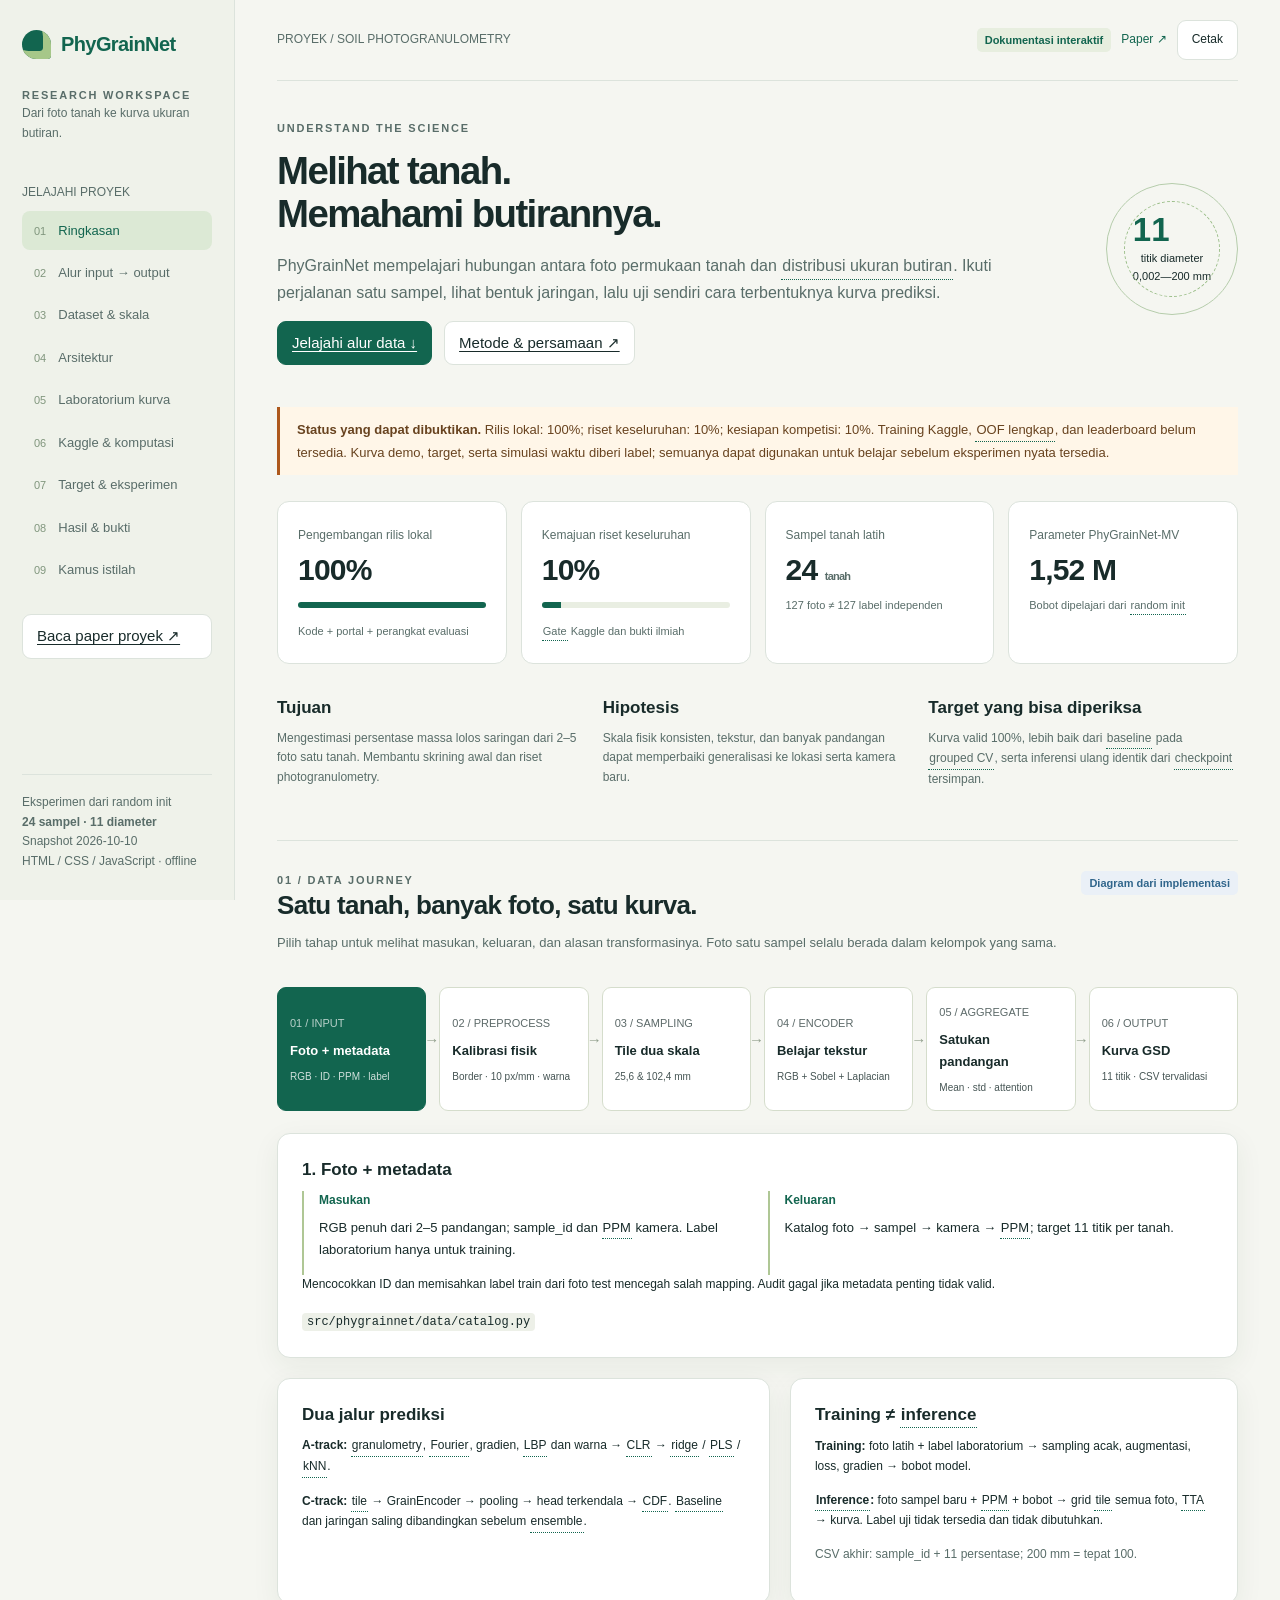
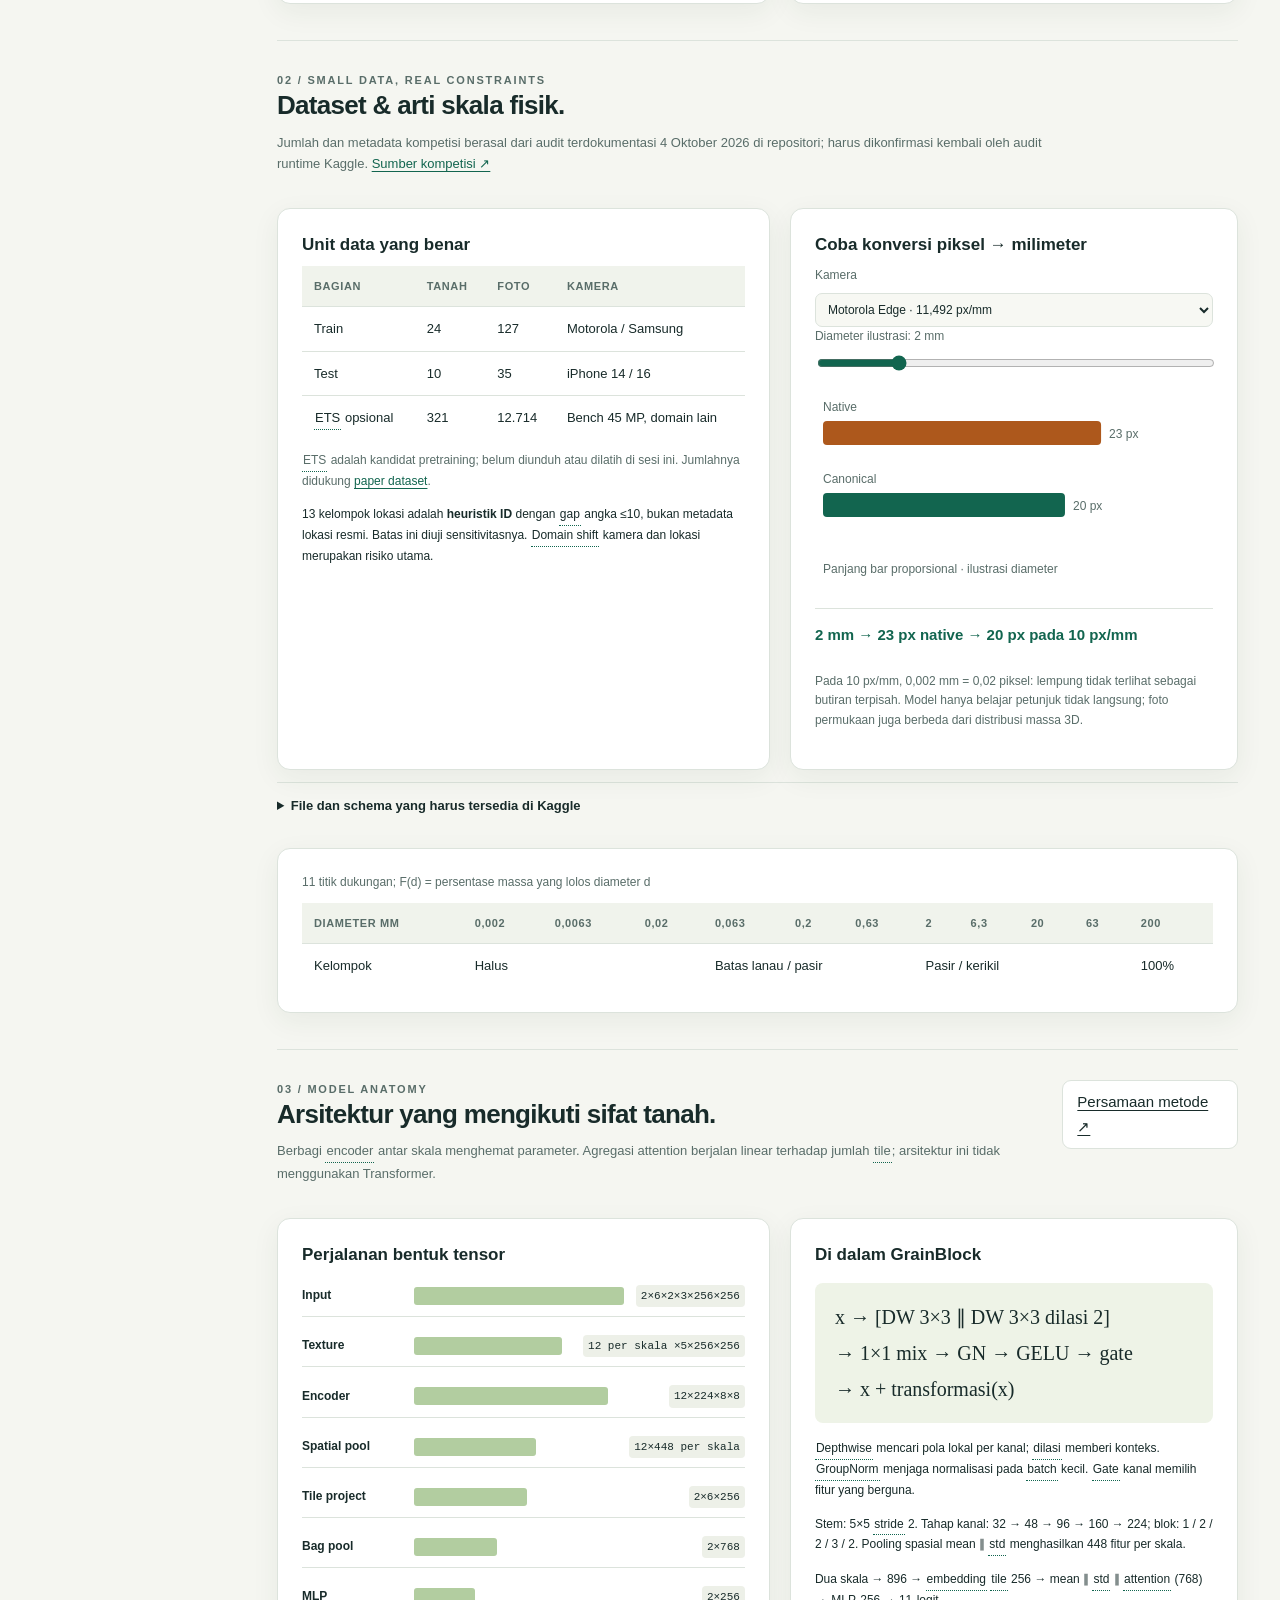
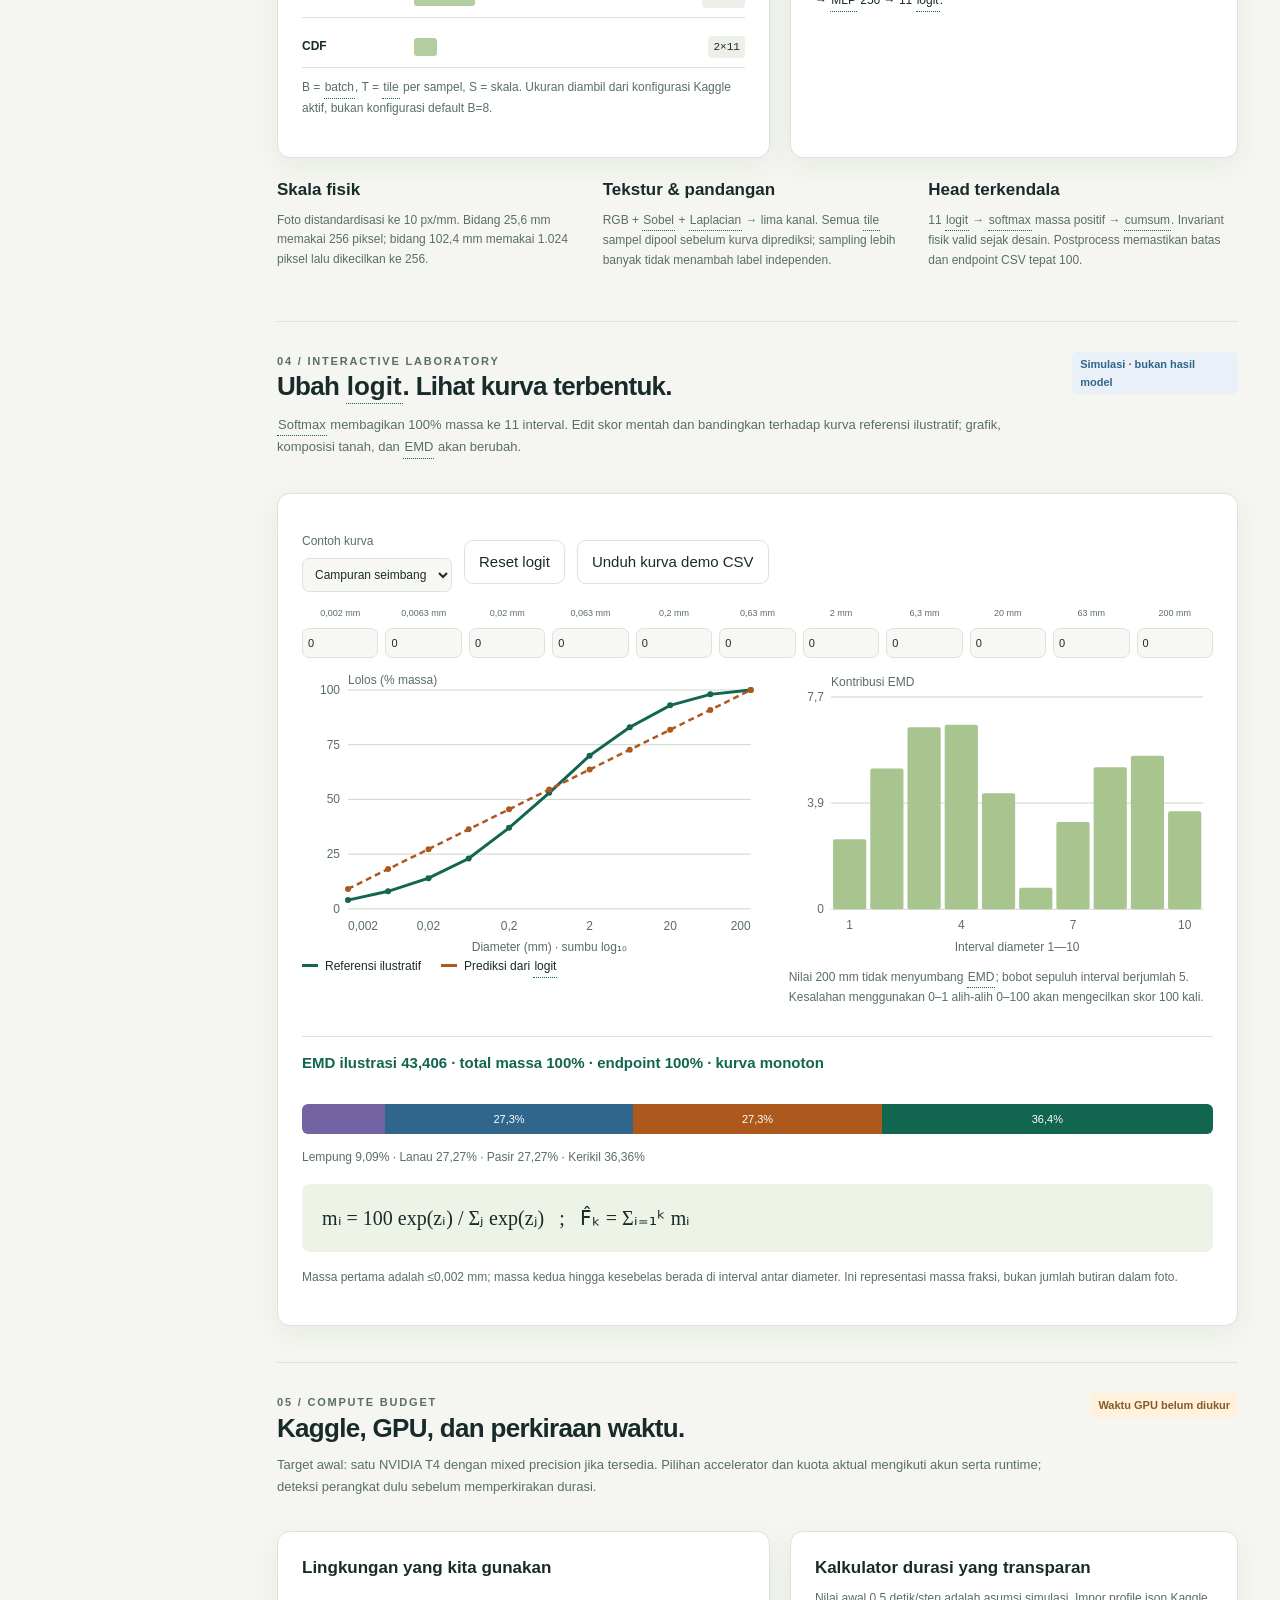
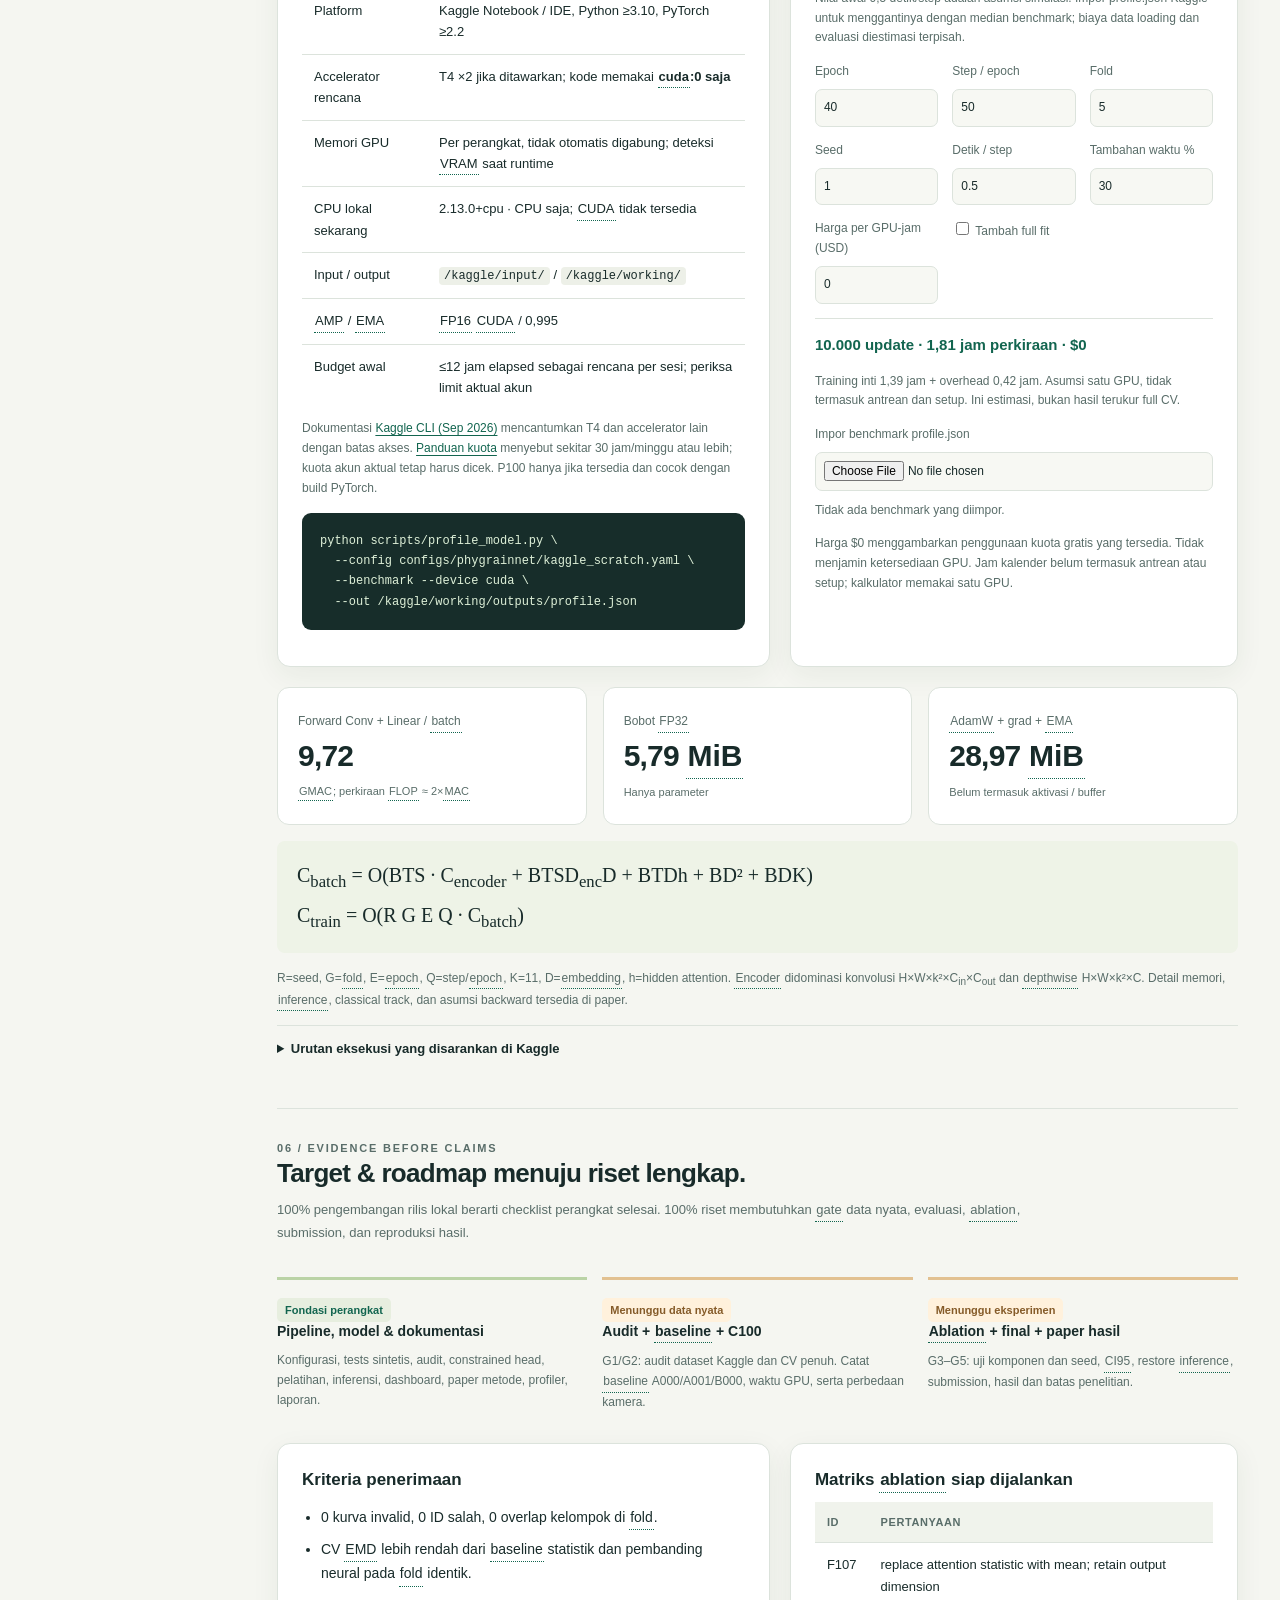
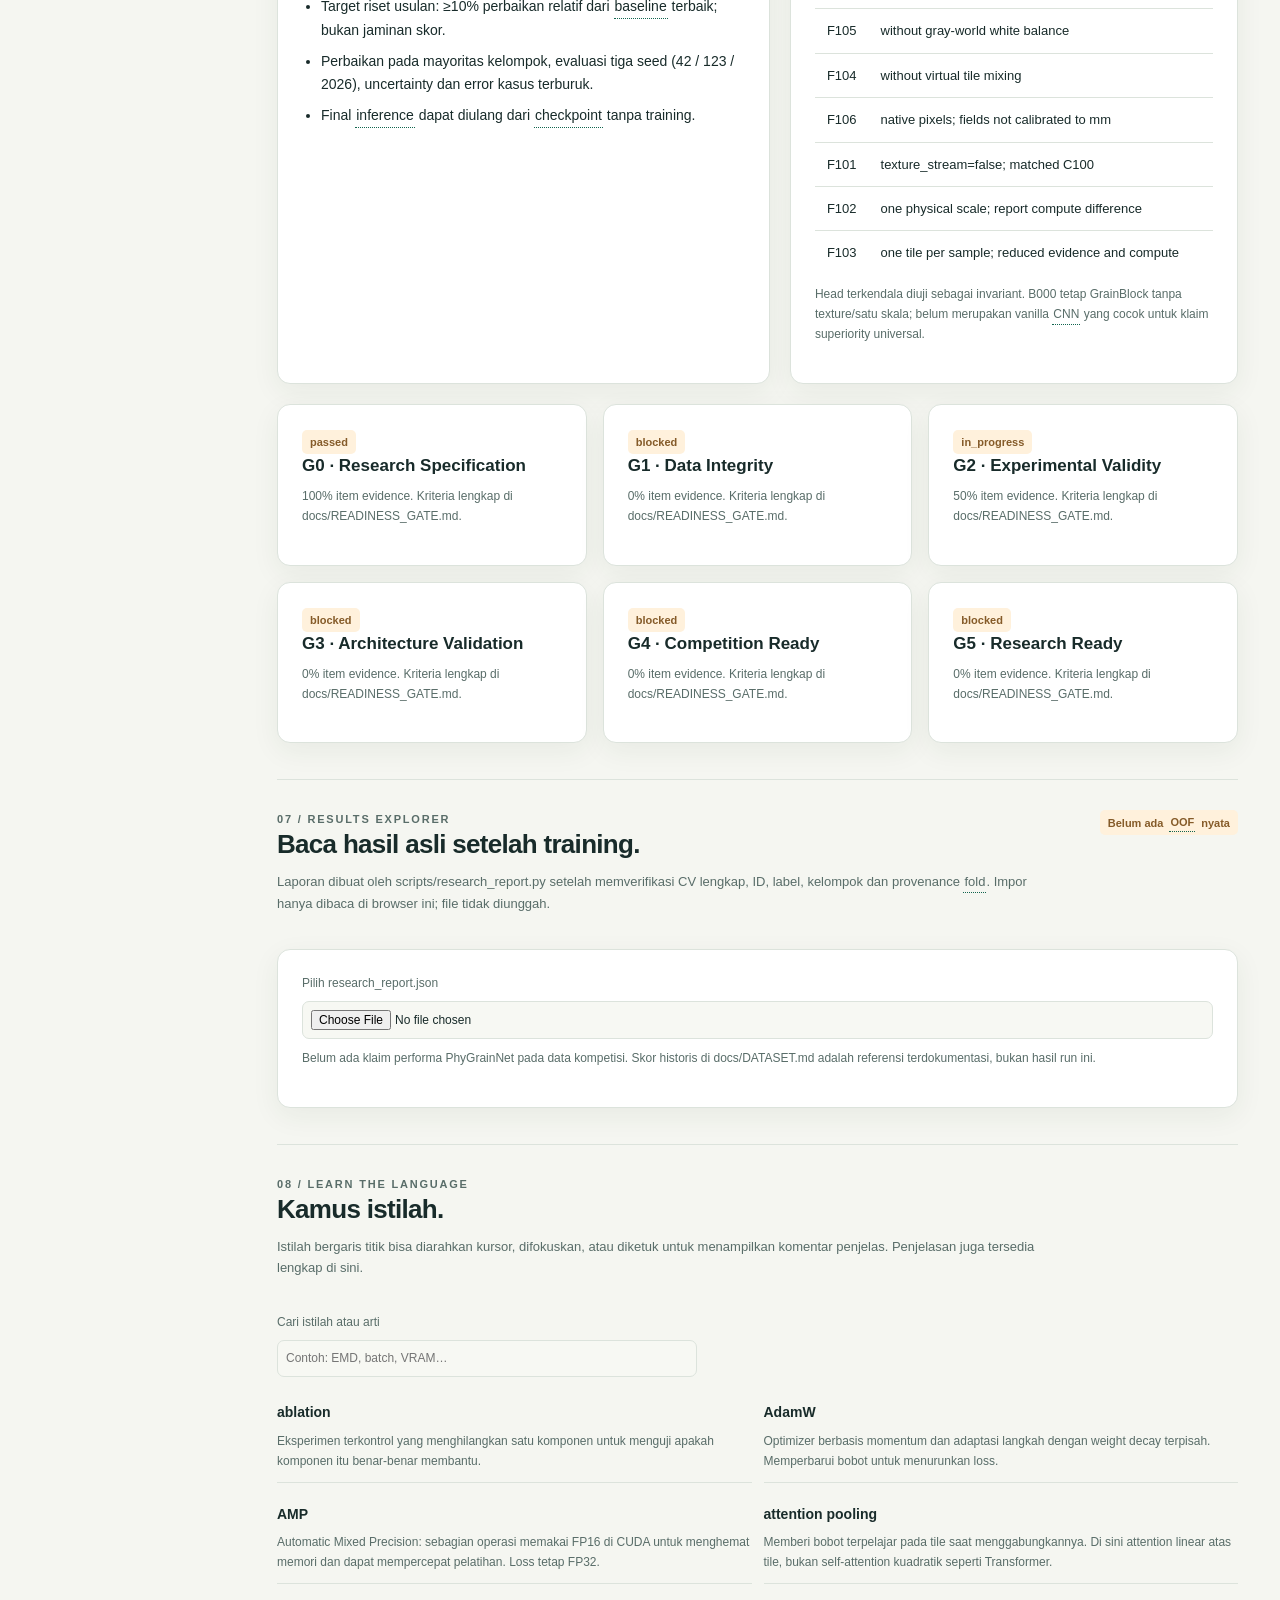
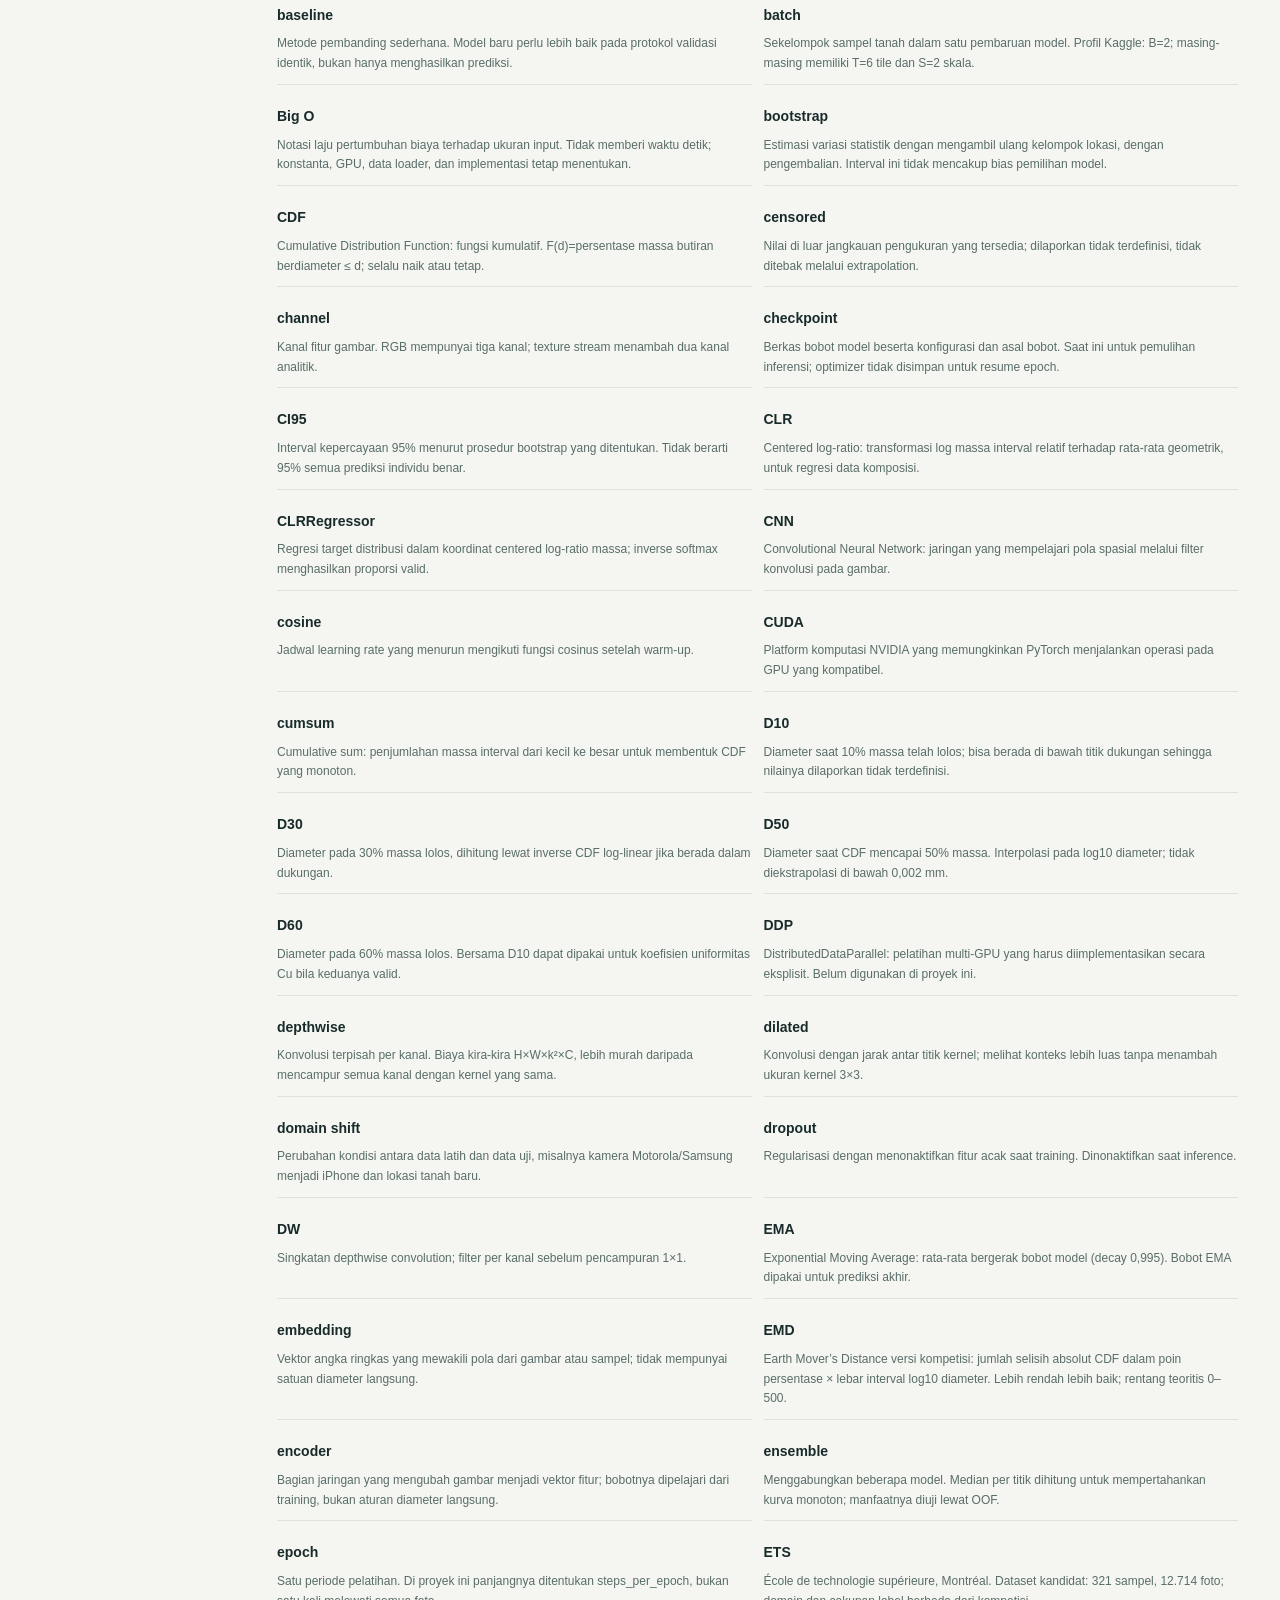
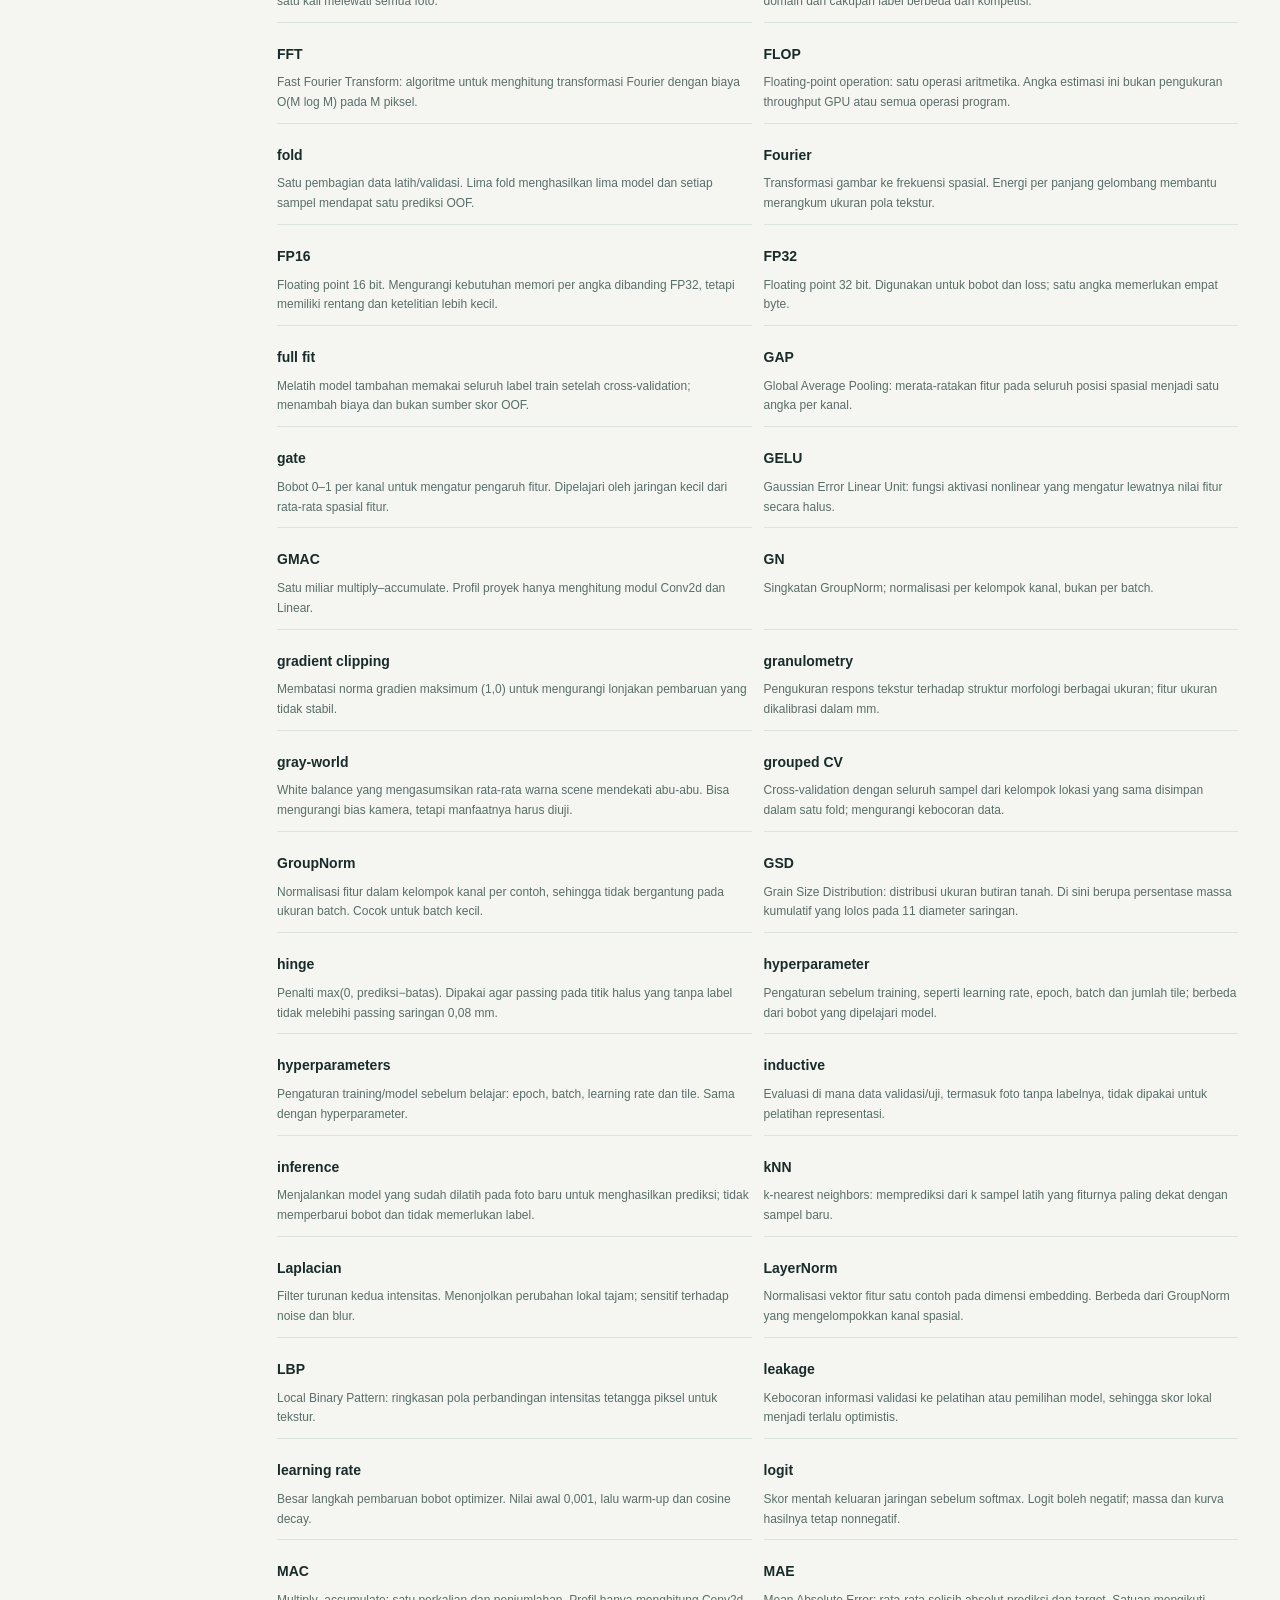
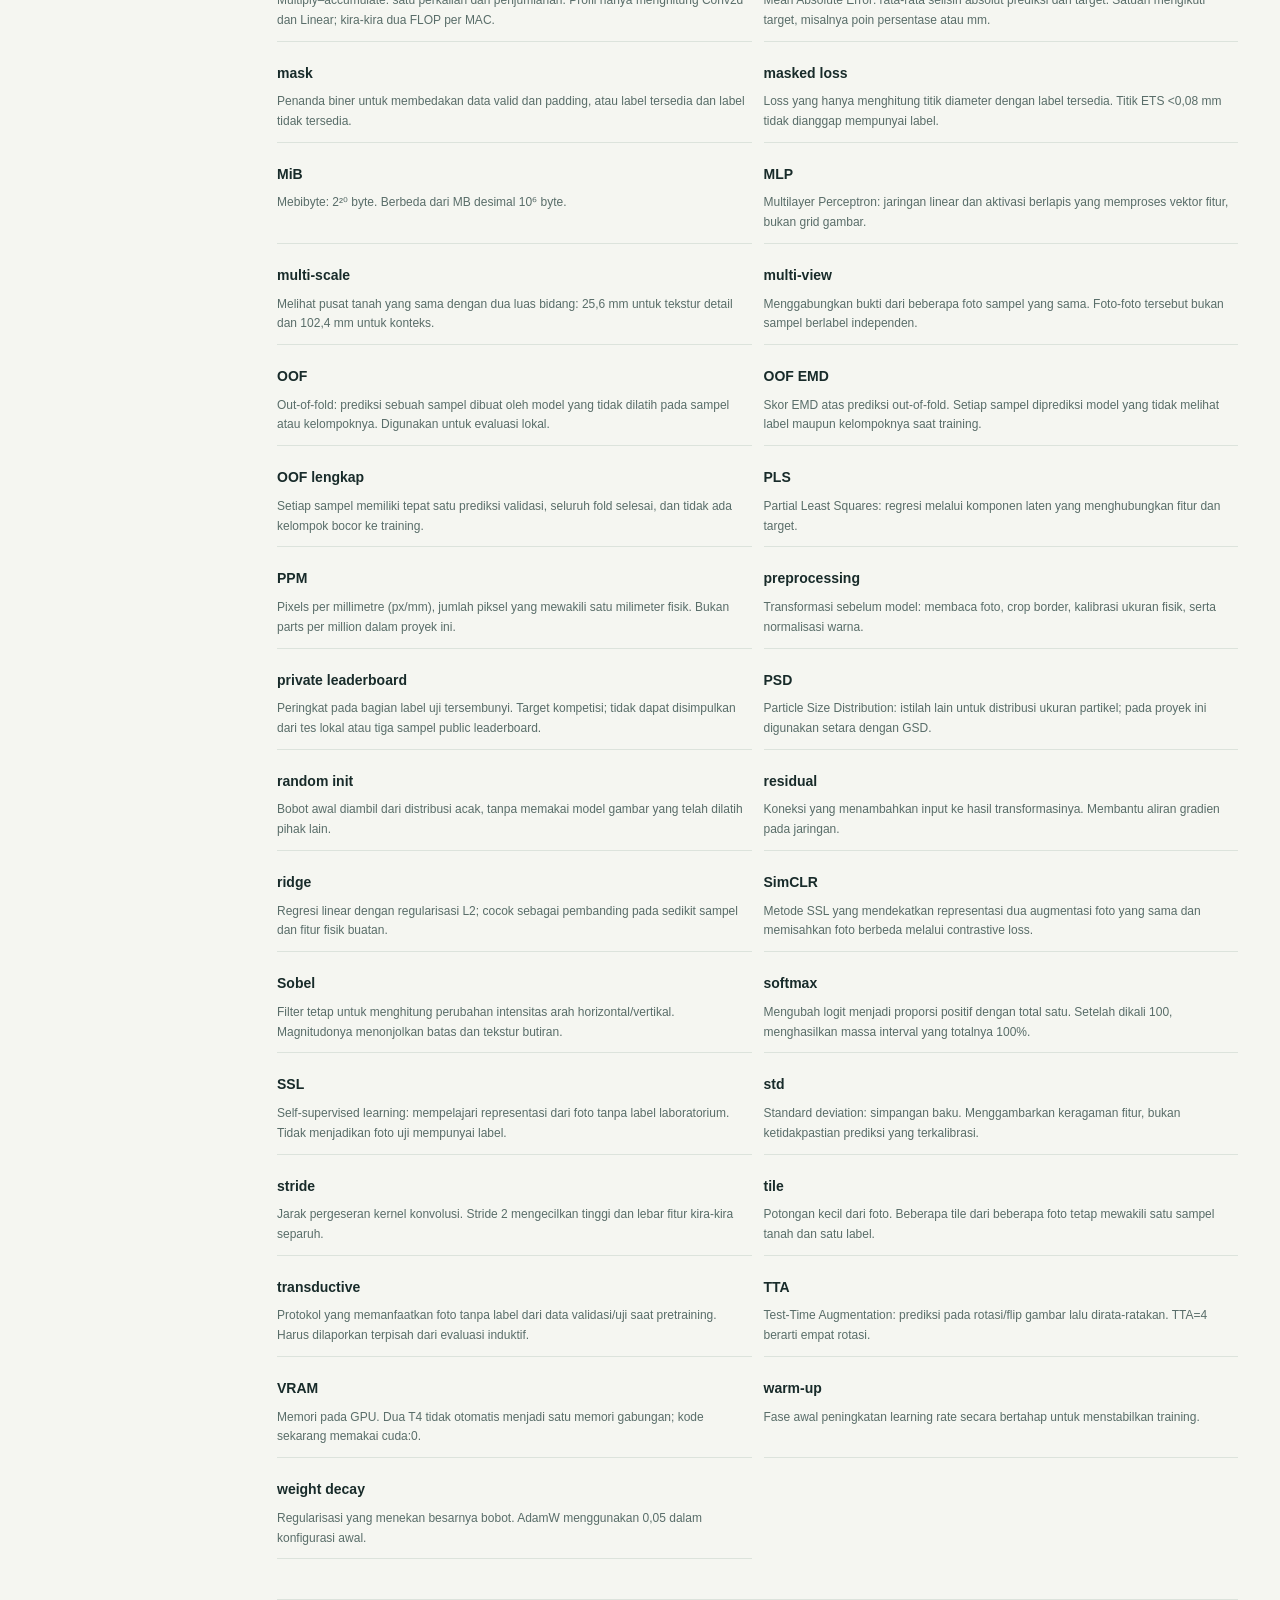
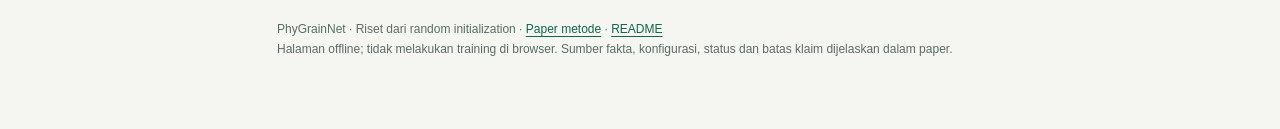
<file: web/index.html>
<!doctype html>
<html lang="id"><head><meta charset="utf-8"><meta name="viewport" content="width=device-width,initial-scale=1"><meta name="description" content="Dashboard pembelajaran PhyGrainNet: alur data, arsitektur, biaya komputasi dan bukti eksperimen."><title>PhyGrainNet · Research dashboard</title><link rel="stylesheet" href="styles.css"><script defer src="project-data.js"></script><script defer src="glossary.js"></script><script defer src="math.js"></script><script defer src="app.js"></script></head>
<body><a class="skip" href="#main">Lewati navigasi</a><div class="layout">
<aside class="sidebar"><a class="brand" href="index.html"><span class="brandmark" aria-hidden="true"></span>PhyGrainNet</a><div><div class="eyebrow">Research workspace</div><p class="small muted">Dari foto tanah ke kurva ukuran butiran.</p></div><div><div class="side-title">JELAJAHI PROYEK</div><nav aria-label="Bagian dashboard"><a class="active" href="#overview"><span>01</span>Ringkasan</a><a href="#pipeline"><span>02</span>Alur input → output</a><a href="#dataset"><span>03</span>Dataset & skala</a><a href="#architecture"><span>04</span>Arsitektur</a><a href="#lab"><span>05</span>Laboratorium kurva</a><a href="#compute"><span>06</span>Kaggle & komputasi</a><a href="#experiments"><span>07</span>Target & eksperimen</a><a href="#evidence"><span>08</span>Hasil & bukti</a><a href="#glossary"><span>09</span>Kamus istilah</a></nav></div><a class="action" href="paper.html">Baca paper proyek ↗</a><div class="side-bottom">Eksperimen dari random init<br><strong>24 sampel · 11 diameter</strong><br>Snapshot <span data-snapshot-date></span><br>HTML / CSS / JavaScript · offline</div></aside>
<main class="main" id="main"><header class="topbar"><span>PROYEK / SOIL PHOTOGRANULOMETRY</span><div class="actions"><span class="badge">Dokumentasi interaktif</span><a href="paper.html">Paper ↗</a><button type="button" data-print>Cetak</button></div></header>
<section id="overview" class="hero"><div><div class="eyebrow">Understand the science</div><h1>Melihat tanah.<br>Memahami butirannya.</h1><p class="lead">PhyGrainNet mempelajari hubungan antara foto permukaan tanah dan <span data-term="GSD">distribusi ukuran butiran</span>. Ikuti perjalanan satu sampel, lihat bentuk jaringan, lalu uji sendiri cara terbentuknya kurva prediksi.</p><div class="control-row"><a class="action primary" href="#pipeline">Jelajahi alur data ↓</a><a class="action" href="paper.html">Metode & persamaan ↗</a></div></div><div class="hero-orbit"><div><strong>11</strong><small>titik diameter<br>0,002—200 mm</small></div></div></section>
<div class="notice"><strong>Status yang dapat dibuktikan.</strong> <span id="status-note">Pengembangan perangkat dan riset memiliki status terpisah.</span> Kurva demo, target, serta simulasi waktu diberi label; semuanya dapat digunakan untuk belajar sebelum eksperimen nyata tersedia.</div>
<div class="stats"><article class="stat"><span class="stat-label">Pengembangan rilis lokal</span><strong id="software-progress">—</strong><div class="progress"><span id="software-bar"></span></div><small>Kode + portal + perangkat evaluasi</small></article><article class="stat"><span class="stat-label">Kemajuan riset keseluruhan</span><strong id="research-progress">—</strong><div class="progress"><span id="research-bar"></span></div><small>Gate Kaggle dan bukti ilmiah</small></article><article class="stat"><span class="stat-label">Sampel tanah latih</span><strong>24 <small>tanah</small></strong><small>127 foto ≠ 127 label independen</small></article><article class="stat"><span class="stat-label">Parameter PhyGrainNet-MV</span><strong id="parameter-count">—</strong><small>Bobot dipelajari dari random init</small></article></div>
<div class="grid3"><article><h3>Tujuan</h3><p class="small muted">Mengestimasi persentase massa lolos saringan dari 2–5 foto satu tanah. Membantu skrining awal dan riset photogranulometry.</p></article><article><h3>Hipotesis</h3><p class="small muted">Skala fisik konsisten, tekstur, dan banyak pandangan dapat memperbaiki generalisasi ke lokasi serta kamera baru.</p></article><article><h3>Target yang bisa diperiksa</h3><p class="small muted">Kurva valid 100%, lebih baik dari baseline pada <span data-term="grouped CV">grouped CV</span>, serta inferensi ulang identik dari checkpoint tersimpan.</p></article></div>

<section class="section" id="pipeline"><div class="section-head"><div><div class="eyebrow">01 / Data journey</div><h2>Satu tanah, banyak foto, satu kurva.</h2><p>Pilih tahap untuk melihat masukan, keluaran, dan alasan transformasinya. Foto satu sampel selalu berada dalam kelompok yang sama.</p></div><span class="badge demo">Diagram dari implementasi</span></div>
<div class="flow" id="flow-steps"><button type="button" data-step="0" aria-pressed="true"><span class="step-num">01 / INPUT</span><strong>Foto + metadata</strong><small>RGB · ID · PPM · label</small></button><button type="button" data-step="1" aria-pressed="false"><span class="step-num">02 / PREPROCESS</span><strong>Kalibrasi fisik</strong><small>Border · 10 px/mm · warna</small></button><button type="button" data-step="2" aria-pressed="false"><span class="step-num">03 / SAMPLING</span><strong>Tile dua skala</strong><small>25,6 & 102,4 mm</small></button><button type="button" data-step="3" aria-pressed="false"><span class="step-num">04 / ENCODER</span><strong>Belajar tekstur</strong><small>RGB + Sobel + Laplacian</small></button><button type="button" data-step="4" aria-pressed="false"><span class="step-num">05 / AGGREGATE</span><strong>Satukan pandangan</strong><small>Mean · std · attention</small></button><button type="button" data-step="5" aria-pressed="false"><span class="step-num">06 / OUTPUT</span><strong>Kurva GSD</strong><small>11 titik · CSV tervalidasi</small></button></div>
<div class="panel" id="flow-detail" aria-live="polite"></div><div class="grid2" style="margin-top:20px"><article class="panel"><h3>Dua jalur prediksi</h3><p class="small"><strong>A-track:</strong> <span data-term="granulometry">granulometry</span>, <span data-term="Fourier">Fourier</span>, gradien, <span data-term="LBP">LBP</span> dan warna → <span data-term="CLR">CLR</span> → ridge / PLS / kNN.</p><p class="small"><strong>C-track:</strong> tile → GrainEncoder → pooling → head terkendala → CDF. Baseline dan jaringan saling dibandingkan sebelum <span data-term="ensemble">ensemble</span>.</p></article><article class="panel"><h3>Training ≠ inference</h3><p class="small"><strong>Training:</strong> foto latih + label laboratorium → sampling acak, augmentasi, loss, gradien → bobot model.</p><p class="small"><strong>Inference:</strong> foto sampel baru + PPM + bobot → grid tile semua foto, TTA → kurva. Label uji tidak tersedia dan tidak dibutuhkan.</p><p class="small muted">CSV akhir: sample_id + 11 persentase; 200 mm = tepat 100.</p></article></div></section>

<section class="section" id="dataset"><div class="section-head"><div><div class="eyebrow">02 / Small data, real constraints</div><h2>Dataset & arti skala fisik.</h2><p>Jumlah dan metadata kompetisi berasal dari audit terdokumentasi 4 Oktober 2026 di repositori; harus dikonfirmasi kembali oleh audit runtime Kaggle. <a href="https://www.kaggle.com/competitions/soil-grain-size-from-photos">Sumber kompetisi ↗</a></p></div></div>
<div class="grid2"><article class="panel"><h3>Unit data yang benar</h3><div class="table-wrap"><table><thead><tr><th>Bagian</th><th>Tanah</th><th>Foto</th><th>Kamera</th></tr></thead><tbody><tr><td>Train</td><td>24</td><td>127</td><td>Motorola / Samsung</td></tr><tr><td>Test</td><td>10</td><td>35</td><td>iPhone 14 / 16</td></tr><tr><td>ETS opsional</td><td>321</td><td>12.714</td><td>Bench 45 MP, domain lain</td></tr></tbody></table></div><p class="caption">ETS adalah kandidat pretraining; belum diunduh atau dilatih di sesi ini. Jumlahnya didukung <a href="https://arxiv.org/abs/2506.17469">paper dataset</a>.</p><p class="small">13 kelompok lokasi adalah <strong>heuristik ID</strong> dengan gap angka ≤10, bukan metadata lokasi resmi. Batas ini diuji sensitivitasnya. <span data-term="domain shift">Domain shift</span> kamera dan lokasi merupakan risiko utama.</p></article><article class="panel"><h3>Coba konversi piksel → milimeter</h3><label for="camera">Kamera<select id="camera"><option value="11.492">Motorola Edge · 11,492 px/mm</option><option value="12.465">Edge 60 Fusion · 12,465 px/mm</option><option value="26.330">Samsung A52 · 26,330 px/mm</option><option value="13.942">iPhone 14 · 13,942 px/mm</option><option value="19.525">iPhone 16 · 19,525 px/mm</option></select></label><label for="grain-mm">Diameter ilustrasi: <output id="grain-mm-value">2 mm</output><input type="range" id="grain-mm" min="0.1" max="10" step="0.1" value="2"></label><svg id="scale-chart" class="chart" viewBox="0 0 600 210" role="img" aria-label="Diagram diameter dalam piksel sebelum dan sesudah kalibrasi"></svg><div class="result-line" id="scale-result" aria-live="polite"></div><p class="caption">Pada 10 px/mm, 0,002 mm = 0,02 piksel: lempung tidak terlihat sebagai butiran terpisah. Model hanya belajar petunjuk tidak langsung; foto permukaan juga berbeda dari distribusi massa 3D.</p></article></div>
<details><summary>File dan schema yang harus tersedia di Kaggle</summary><pre><code>/kaggle/input/soil-grain-size-from-photos/
├─ Training_labels_updated.csv  # sample_id + 11 titik label
├─ ppm_updated.csv              # phone, camera, width, height, ppm
├─ sample_submission.csv        # urutan 10 ID uji
├─ Training-All_Photos_updated/Training-All_Photos_updated/
└─ Test_All_Photos/Test_All_Photos/</code></pre><p class="small">Parser menormalisasi umlaut dan tanda baca agar ID foto cocok dengan ID submission. Audit memeriksa label finite, batas, monotonicity, PPM, ukuran foto, serta duplikat byte lintas split. Near-duplicate visual masih memerlukan review.</p></details>
<div class="table-wrap panel" style="margin-top:20px"><table><caption>11 titik dukungan; F(d) = persentase massa yang lolos diameter d</caption><thead><tr><th>Diameter mm</th><th>0,002</th><th>0,0063</th><th>0,02</th><th>0,063</th><th>0,2</th><th>0,63</th><th>2</th><th>6,3</th><th>20</th><th>63</th><th>200</th></tr></thead><tbody><tr><td>Kelompok</td><td colspan="3">Halus</td><td colspan="3">Batas lanau / pasir</td><td colspan="4">Pasir / kerikil</td><td>100%</td></tr></tbody></table></div></section>

<section class="section" id="architecture"><div class="section-head"><div><div class="eyebrow">03 / Model anatomy</div><h2>Arsitektur yang mengikuti sifat tanah.</h2><p>Berbagi encoder antar skala menghemat parameter. Agregasi attention berjalan linear terhadap jumlah tile; arsitektur ini tidak menggunakan Transformer.</p></div><a href="paper.html#method" class="action">Persamaan metode ↗</a></div><div class="grid2"><article class="panel"><h3>Perjalanan bentuk tensor</h3><div class="shape-track" id="shape-track"></div><p class="caption">B = batch, T = tile per sampel, S = skala. Ukuran diambil dari konfigurasi Kaggle aktif, bukan konfigurasi default B=8.</p></article><article class="panel"><h3>Di dalam GrainBlock</h3><div class="equation">x → [DW 3×3 ∥ DW 3×3 dilasi 2]<br>→ 1×1 mix → GN → GELU → gate<br>→ x + transformasi(x)</div><p class="small"><span data-term="depthwise">Depthwise</span> mencari pola lokal per kanal; <span data-term="dilated">dilasi</span> memberi konteks. <span data-term="GroupNorm">GroupNorm</span> menjaga normalisasi pada batch kecil. Gate kanal memilih fitur yang berguna.</p><p class="small">Stem: 5×5 stride 2. Tahap kanal: 32 → 48 → 96 → 160 → 224; blok: 1 / 2 / 2 / 3 / 2. Pooling spasial mean ∥ std menghasilkan 448 fitur per skala.</p><p class="small">Dua skala → 896 → embedding tile 256 → mean ∥ std ∥ <span data-term="attention pooling">attention</span> (768) → MLP 256 → 11 logit.</p></article></div><div class="grid3" style="margin-top:20px"><article><h3>Skala fisik</h3><p class="small muted">Foto distandardisasi ke 10 px/mm. Bidang 25,6 mm memakai 256 piksel; bidang 102,4 mm memakai 1.024 piksel lalu dikecilkan ke 256.</p></article><article><h3>Tekstur & pandangan</h3><p class="small muted">RGB + <span data-term="Sobel">Sobel</span> + <span data-term="Laplacian">Laplacian</span> → lima kanal. Semua tile sampel dipool sebelum kurva diprediksi; sampling lebih banyak tidak menambah label independen.</p></article><article><h3>Head terkendala</h3><p class="small muted">11 <span data-term="logit">logit</span> → softmax massa positif → cumsum. Invariant fisik valid sejak desain. Postprocess memastikan batas dan endpoint CSV tepat 100.</p></article></div></section>

<section class="section" id="lab"><div class="section-head"><div><div class="eyebrow">04 / Interactive laboratory</div><h2>Ubah logit. Lihat kurva terbentuk.</h2><p>Softmax membagikan 100% massa ke 11 interval. Edit skor mentah dan bandingkan terhadap kurva referensi ilustratif; grafik, komposisi tanah, dan EMD akan berubah.</p></div><span class="badge demo">Simulasi · bukan hasil model</span></div><div class="panel"><div class="control-row"><label for="soil-preset">Contoh kurva<select id="soil-preset"><option value="balanced">Campuran seimbang</option><option value="fine">Tanah halus</option><option value="gravel">Tanah berkerikil</option></select></label><button id="reset-curve" type="button">Reset logit</button><button id="download-demo" type="button">Unduh kurva demo CSV</button></div><div class="mass-controls" id="mass-controls"></div><div class="grid2"><div><svg class="chart" id="cdf-chart" role="img" aria-label="CDF referensi dan prediksi ilustratif pada diameter berskala logaritmik"></svg><div class="legend"><span>Referensi ilustratif</span><span>Prediksi dari logit</span></div></div><div><svg class="chart" id="emd-chart" role="img" aria-label="Kontribusi EMD tiap interval logaritmik"></svg><p class="caption">Nilai 200 mm tidak menyumbang EMD; bobot sepuluh interval berjumlah 5. Kesalahan menggunakan 0–1 alih-alih 0–100 akan mengecilkan skor 100 kali.</p></div></div><div class="result-line" id="curve-result" aria-live="polite"></div><div class="fraction-bar" id="fraction-bar" aria-label="Proporsi lempung, lanau, pasir dan kerikil"></div><p class="caption" id="fraction-label"></p><div class="equation">mᵢ = 100 exp(zᵢ) / Σⱼ exp(zⱼ) &nbsp; ; &nbsp; F̂ₖ = Σᵢ₌₁ᵏ mᵢ</div><p class="small muted">Massa pertama adalah ≤0,002 mm; massa kedua hingga kesebelas berada di interval antar diameter. Ini representasi massa fraksi, bukan jumlah butiran dalam foto.</p></div></section>

<section class="section" id="compute"><div class="section-head"><div><div class="eyebrow">05 / Compute budget</div><h2>Kaggle, GPU, dan perkiraan waktu.</h2><p>Target awal: satu NVIDIA T4 dengan mixed precision jika tersedia. Pilihan accelerator dan kuota aktual mengikuti akun serta runtime; deteksi perangkat dulu sebelum memperkirakan durasi.</p></div><span class="badge pending">Waktu GPU belum diukur</span></div><div class="grid2"><article class="panel"><h3>Lingkungan yang kita gunakan</h3><div class="table-wrap"><table><tbody><tr><td>Platform</td><td>Kaggle Notebook / IDE, Python ≥3.10, PyTorch ≥2.2</td></tr><tr><td>Accelerator rencana</td><td>T4 ×2 jika ditawarkan; kode memakai <strong>cuda:0 saja</strong></td></tr><tr><td>Memori GPU</td><td>Per perangkat, tidak otomatis digabung; deteksi VRAM saat runtime</td></tr><tr><td>CPU lokal sekarang</td><td id="local-hardware">Membaca snapshot…</td></tr><tr><td>Input / output</td><td><code>/kaggle/input/</code> / <code>/kaggle/working/</code></td></tr><tr><td>AMP / EMA</td><td>FP16 CUDA / 0,995</td></tr><tr><td>Budget awal</td><td>≤12 jam elapsed sebagai rencana per sesi; periksa limit aktual akun</td></tr></tbody></table></div><p class="caption">Dokumentasi <a href="https://github.com/Kaggle/kaggle-cli/blob/main/docs/kernels.md">Kaggle CLI (Sep 2026)</a> mencantumkan T4 dan accelerator lain dengan batas akses. <a href="https://www.kaggle.com/docs/efficient-gpu-usage">Panduan kuota</a> menyebut sekitar 30 jam/minggu atau lebih; kuota akun aktual tetap harus dicek. P100 hanya jika tersedia dan cocok dengan build PyTorch.</p><pre><code>python scripts/profile_model.py \
  --config configs/phygrainnet/kaggle_scratch.yaml \
  --benchmark --device cuda \
  --out /kaggle/working/outputs/profile.json</code></pre></article><article class="panel"><h3>Kalkulator durasi yang transparan</h3><p class="small muted">Nilai awal 0,5 detik/step adalah asumsi simulasi. Impor profile.json Kaggle untuk menggantinya dengan median benchmark; biaya data loading dan evaluasi diestimasi terpisah.</p><div class="form-grid"><label>Epoch<input id="cost-epochs" type="number" min="1" max="1000" value="40"></label><label>Step / epoch<input id="cost-steps" type="number" min="1" max="10000" value="50"></label><label>Fold<input id="cost-folds" type="number" min="1" max="30" value="5"></label><label>Seed<input id="cost-seeds" type="number" min="1" max="20" value="1"></label><label>Detik / step<input id="cost-seconds" type="number" min="0.001" max="600" step="0.01" value="0.5"></label><label>Tambahan waktu %<input id="cost-overhead" type="number" min="0" max="1000" value="30"></label><label>Harga per GPU-jam (USD)<input id="cost-rate" type="number" min="0" max="100" step="0.01" value="0"></label><label><input id="cost-full" type="checkbox"> Tambah full fit</label></div><div class="result-line" id="cost-result" aria-live="polite"></div><p id="cost-detail" class="small muted"></p><label for="profile-file">Impor benchmark profile.json<input class="file-input" id="profile-file" type="file" accept=".json,application/json"></label><p class="caption" id="profile-message" aria-live="polite">Tidak ada benchmark yang diimpor.</p><p class="caption">Harga $0 menggambarkan penggunaan kuota gratis yang tersedia. Tidak menjamin ketersediaan GPU. Jam kalender belum termasuk antrean atau setup; kalkulator memakai satu GPU.</p></article></div><div class="grid3" style="margin-top:20px"><article class="stat"><span class="stat-label">Forward Conv + Linear / batch</span><strong id="gmacs">—</strong><small>GMAC; perkiraan FLOP ≈ 2×MAC</small></article><article class="stat"><span class="stat-label">Bobot FP32</span><strong id="weights-memory">—</strong><small>Hanya parameter</small></article><article class="stat"><span class="stat-label">AdamW + grad + EMA</span><strong id="state-memory">—</strong><small>Belum termasuk aktivasi / buffer</small></article></div><div class="equation">C<sub>batch</sub> = O(BTS · C<sub>encoder</sub> + BTSD<sub>enc</sub>D + BTDh + BD² + BDK)<br>C<sub>train</sub> = O(R G E Q · C<sub>batch</sub>)</div><p class="small muted">R=seed, G=fold, E=epoch, Q=step/epoch, K=11, D=embedding, h=hidden attention. Encoder didominasi konvolusi H×W×k²×C<sub>in</sub>×C<sub>out</sub> dan depthwise H×W×k²×C. Detail memori, inference, classical track, dan asumsi backward tersedia di paper.</p>
<details><summary>Urutan eksekusi yang disarankan di Kaggle</summary><ol class="plain-list"><li>Attach dataset kompetisi; pilih accelerator dan periksa Python, Torch, CUDA serta semua perangkat.</li><li>Jalankan audit + baseline mean/median sebelum training serius.</li><li>Jalankan profiler dan smoke 1 epoch / 2 step / 1 fold. Pastikan loss finite, VRAM, waktu, checkpoint.</li><li>Jalankan C100 full CV dan B000 pembanding. Bila OOM kurangi batch, tile, atau chunk secara terdokumentasi.</li><li>Jalankan ablation satu per satu; lalu tiga seed untuk kandidat terpilih.</li><li>Ekspor research_report.json, validasi submission, arsipkan, dan restore inference dalam sesi bersih.</li></ol><pre><code>python scripts/train.py --config configs/phygrainnet/kaggle_scratch.yaml
python scripts/train.py --config configs/ablations/no_texture.yaml
python scripts/research_report.py --runs /kaggle/working/outputs/C100 --out /kaggle/working/outputs/research_report.json
python scripts/export_results.py</code></pre></details></section>

<section class="section" id="experiments"><div class="section-head"><div><div class="eyebrow">06 / Evidence before claims</div><h2>Target & roadmap menuju riset lengkap.</h2><p>100% pengembangan rilis lokal berarti checklist perangkat selesai. 100% riset membutuhkan gate data nyata, evaluasi, ablation, submission, dan reproduksi hasil.</p></div></div><div class="roadmap"><article><span class="badge">Fondasi perangkat</span><h3>Pipeline, model & dokumentasi</h3><p class="small muted">Konfigurasi, tests sintetis, audit, constrained head, pelatihan, inferensi, dashboard, paper metode, profiler, laporan.</p></article><article class="pending"><span class="badge pending">Menunggu data nyata</span><h3>Audit + baseline + C100</h3><p class="small muted">G1/G2: audit dataset Kaggle dan CV penuh. Catat baseline A000/A001/B000, waktu GPU, serta perbedaan kamera.</p></article><article class="pending"><span class="badge pending">Menunggu eksperimen</span><h3>Ablation + final + paper hasil</h3><p class="small muted">G3–G5: uji komponen dan seed, CI95, restore inference, submission, hasil dan batas penelitian.</p></article></div><div class="grid2"><article class="panel"><h3>Kriteria penerimaan</h3><ul class="plain-list"><li>0 kurva invalid, 0 ID salah, 0 overlap kelompok di fold.</li><li>CV EMD lebih rendah dari baseline statistik dan pembanding neural pada fold identik.</li><li>Target riset usulan: ≥10% perbaikan relatif dari baseline terbaik; bukan jaminan skor.</li><li>Perbaikan pada mayoritas kelompok, evaluasi tiga seed (42 / 123 / 2026), uncertainty dan error kasus terburuk.</li><li>Final inference dapat diulang dari checkpoint tanpa training.</li></ul></article><article class="panel"><h3>Matriks ablation siap dijalankan</h3><div class="table-wrap"><table><thead><tr><th>ID</th><th>Pertanyaan</th></tr></thead><tbody id="ablation-rows"></tbody></table></div><p class="caption">Head terkendala diuji sebagai invariant. B000 tetap GrainBlock tanpa texture/satu skala; belum merupakan vanilla CNN yang cocok untuk klaim superiority universal.</p></article></div><div id="gate-grid" class="grid3" style="margin-top:20px"></div></section>

<section class="section" id="evidence"><div class="section-head"><div><div class="eyebrow">07 / Results explorer</div><h2>Baca hasil asli setelah training.</h2><p>Laporan dibuat oleh scripts/research_report.py setelah memverifikasi CV lengkap, ID, label, kelompok dan provenance fold. Impor hanya dibaca di browser ini; file tidak diunggah.</p></div><span class="badge pending" id="evidence-badge">Belum ada OOF nyata</span></div><div class="panel"><label for="report-file">Pilih research_report.json<input class="file-input" id="report-file" type="file" accept=".json,application/json"></label><p id="report-message" class="caption" aria-live="polite">Belum ada klaim performa PhyGrainNet pada data kompetisi. Skor historis di docs/DATASET.md adalah referensi terdokumentasi, bukan hasil run ini.</p><div id="report-content" hidden></div></div></section>

<section class="section" id="glossary"><div class="section-head"><div><div class="eyebrow">08 / Learn the language</div><h2>Kamus istilah.</h2><p>Istilah bergaris titik bisa diarahkan kursor, difokuskan, atau diketuk untuk menampilkan komentar penjelas. Penjelasan juga tersedia lengkap di sini.</p></div></div><label for="glossary-search">Cari istilah atau arti<input class="search" id="glossary-search" type="search" placeholder="Contoh: EMD, batch, VRAM…"></label><div id="glossary-list" class="glossary"></div></section>
<footer class="footer">PhyGrainNet · Riset dari random initialization · <a href="paper.html">Paper metode</a> · <a href="../README.md">README</a><br>Halaman offline; tidak melakukan training di browser. Sumber fakta, konfigurasi, status dan batas klaim dijelaskan dalam paper.</footer></main></div><div id="term-tip" class="term-tip" role="tooltip" hidden></div></body></html>
</file>
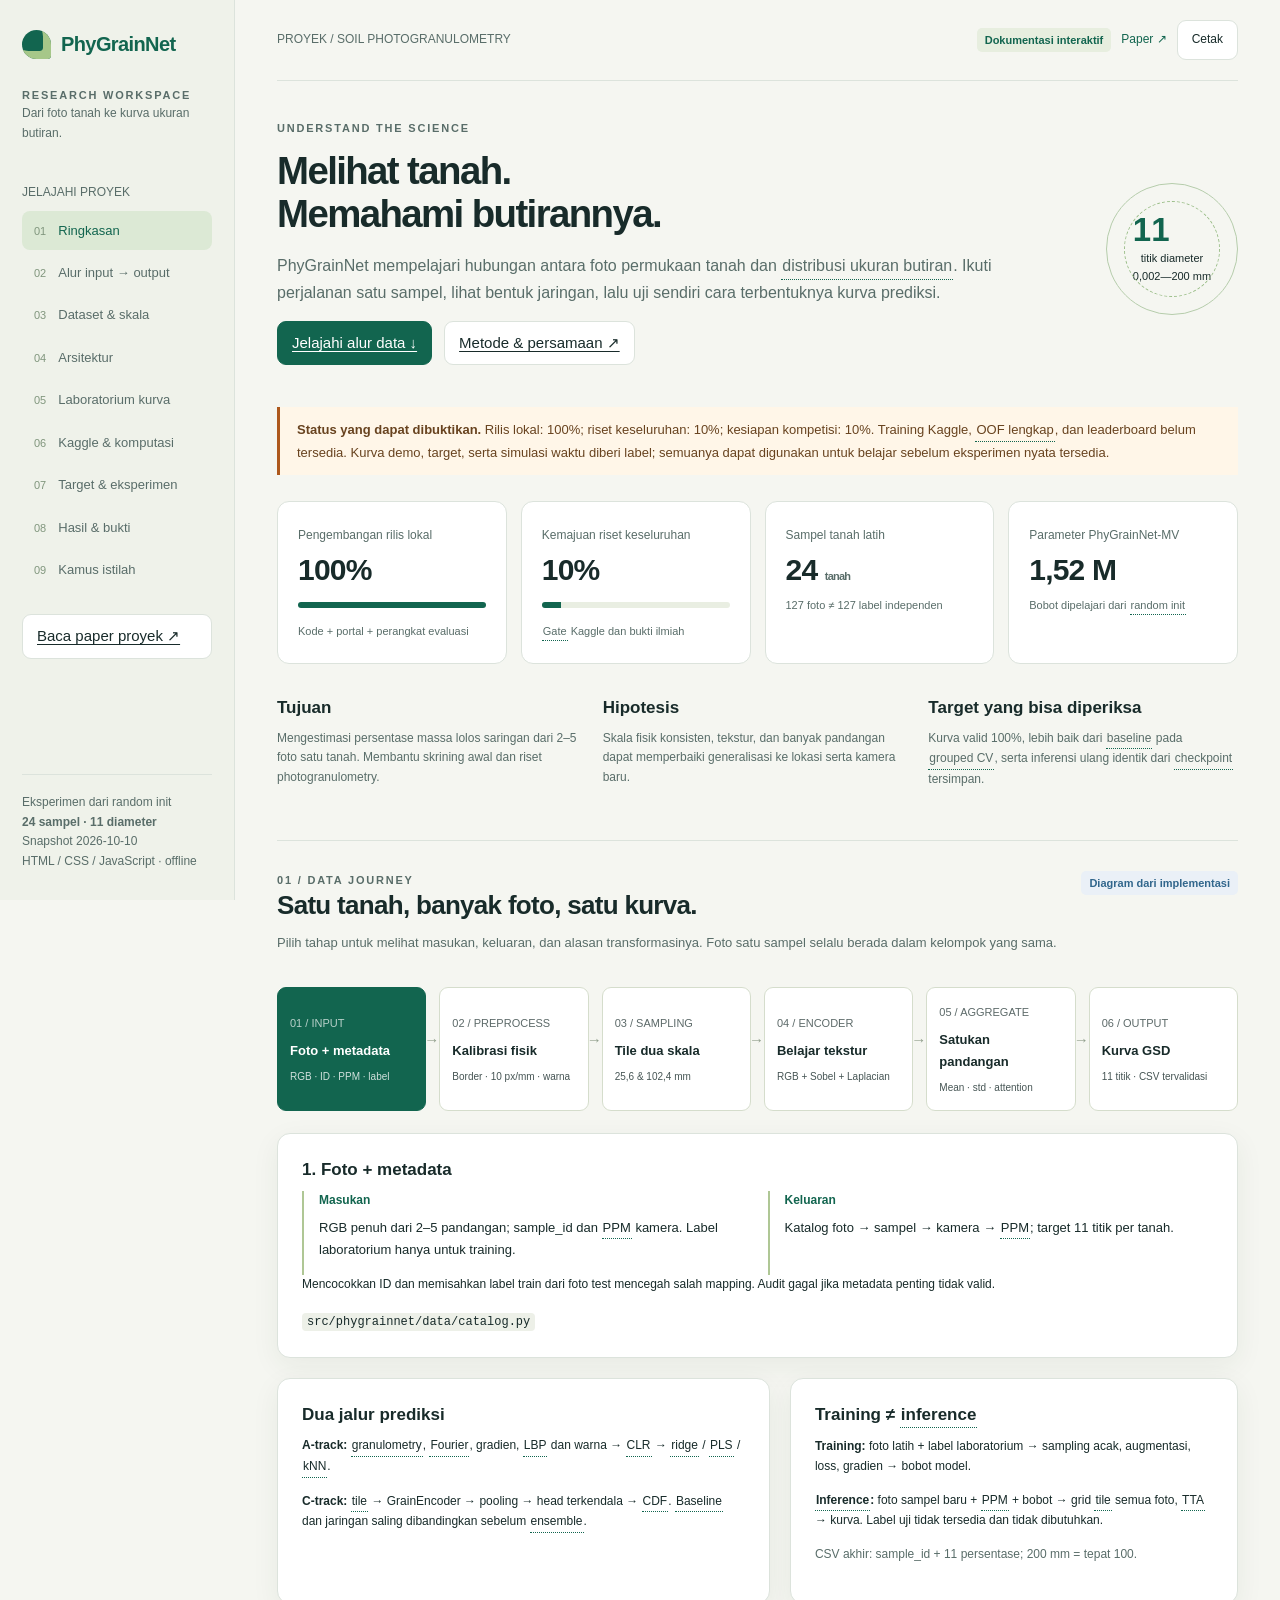
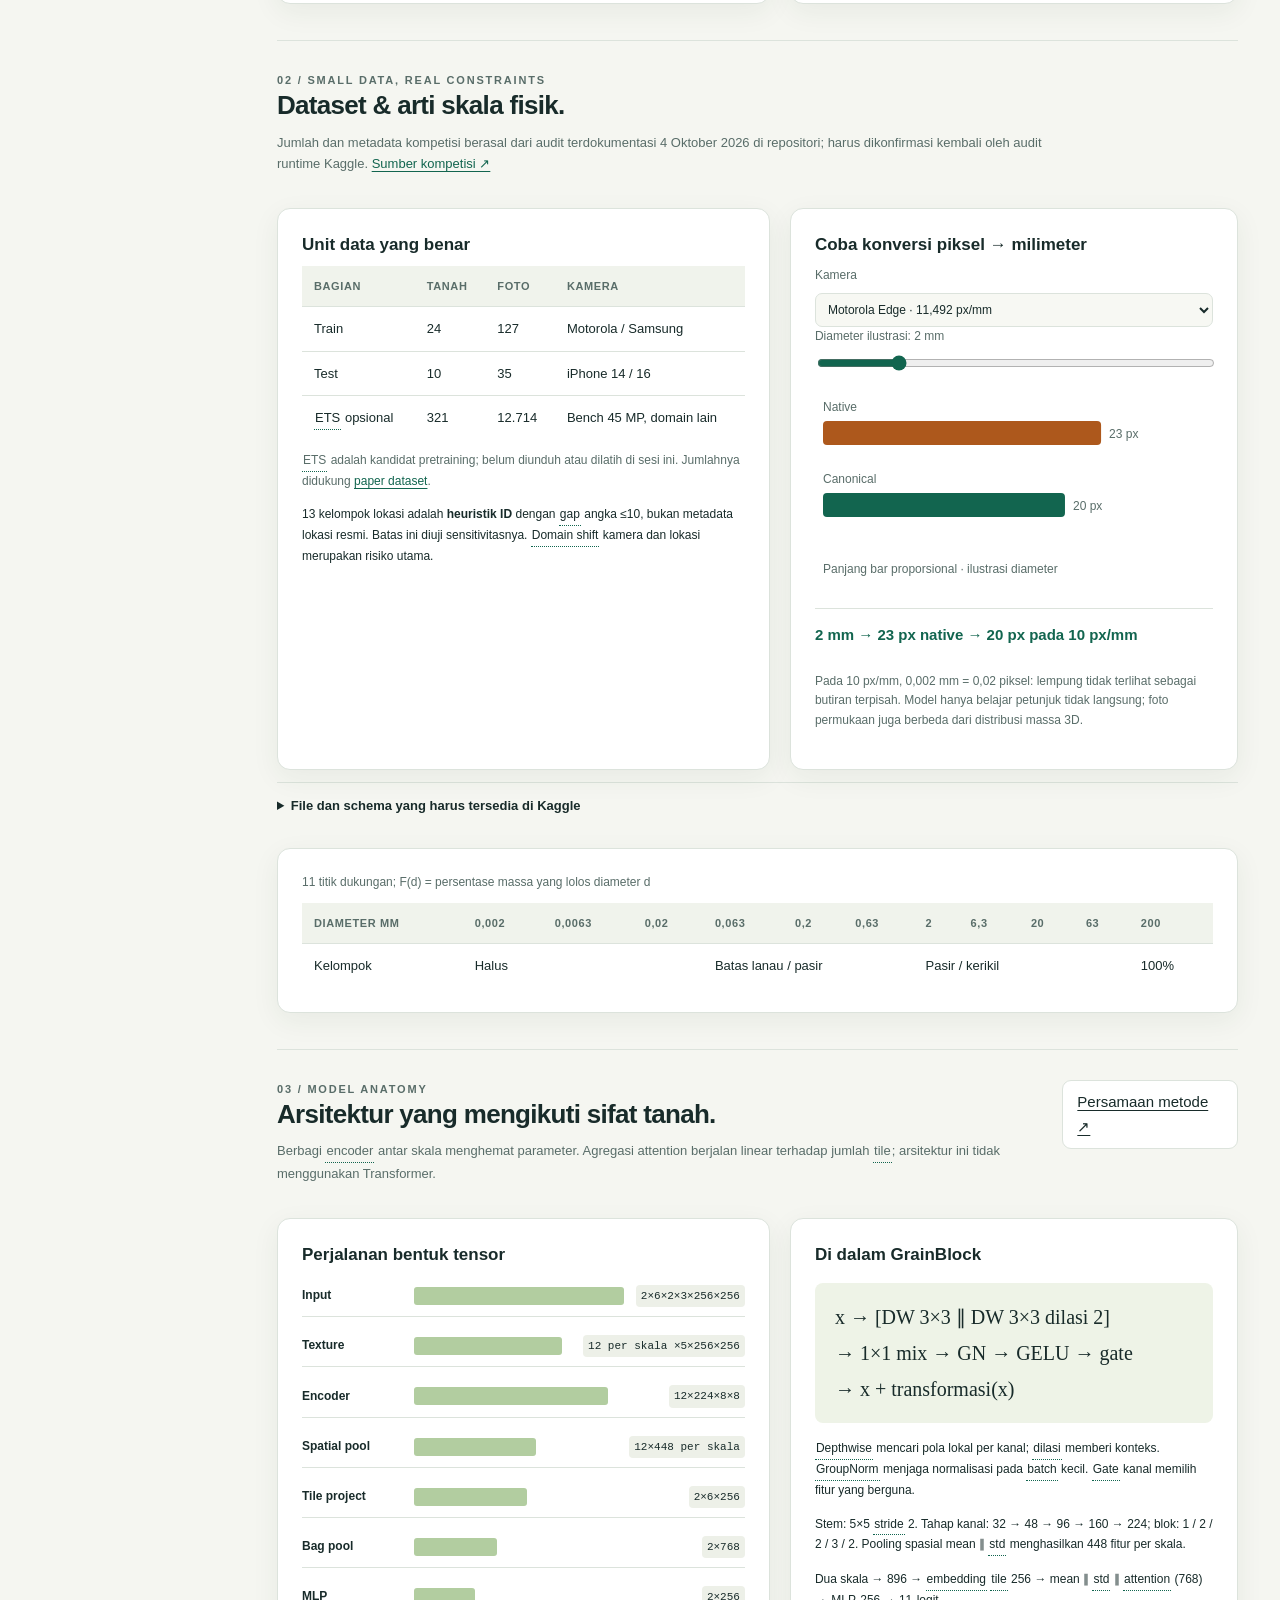
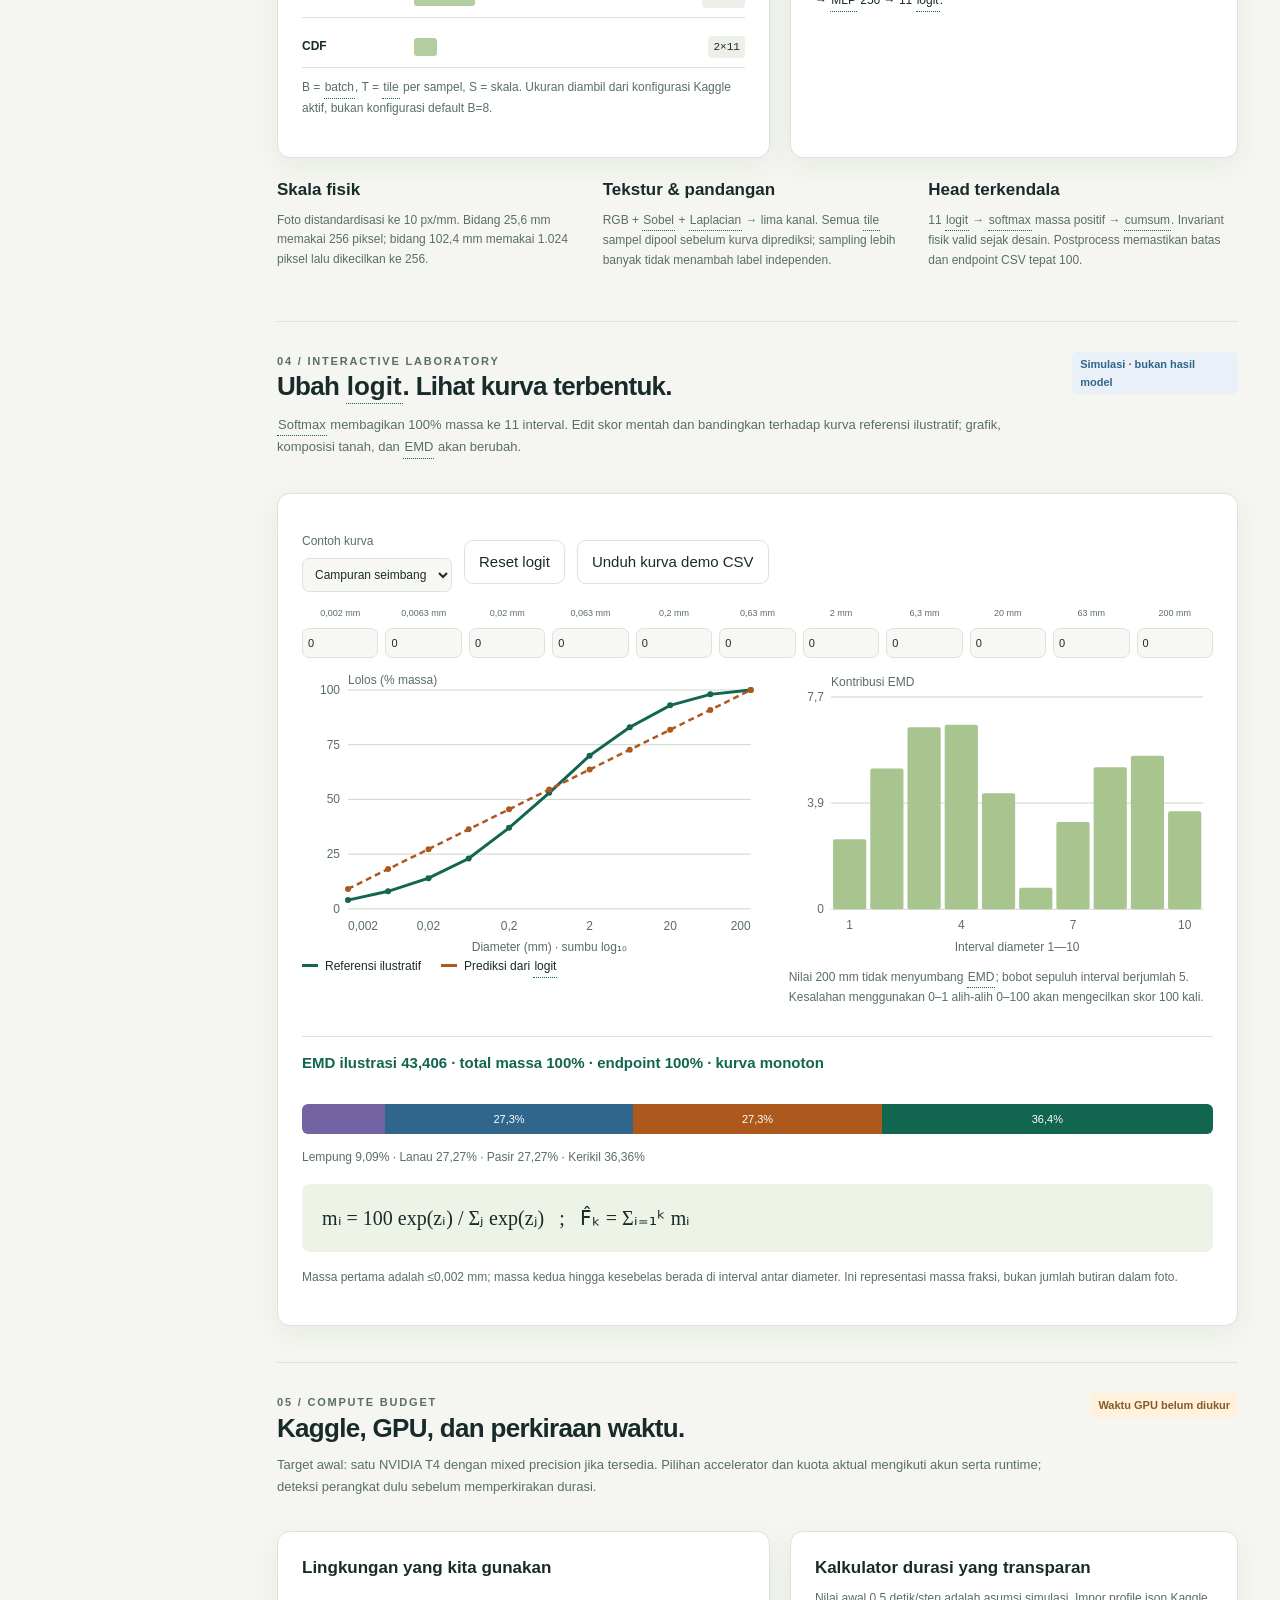
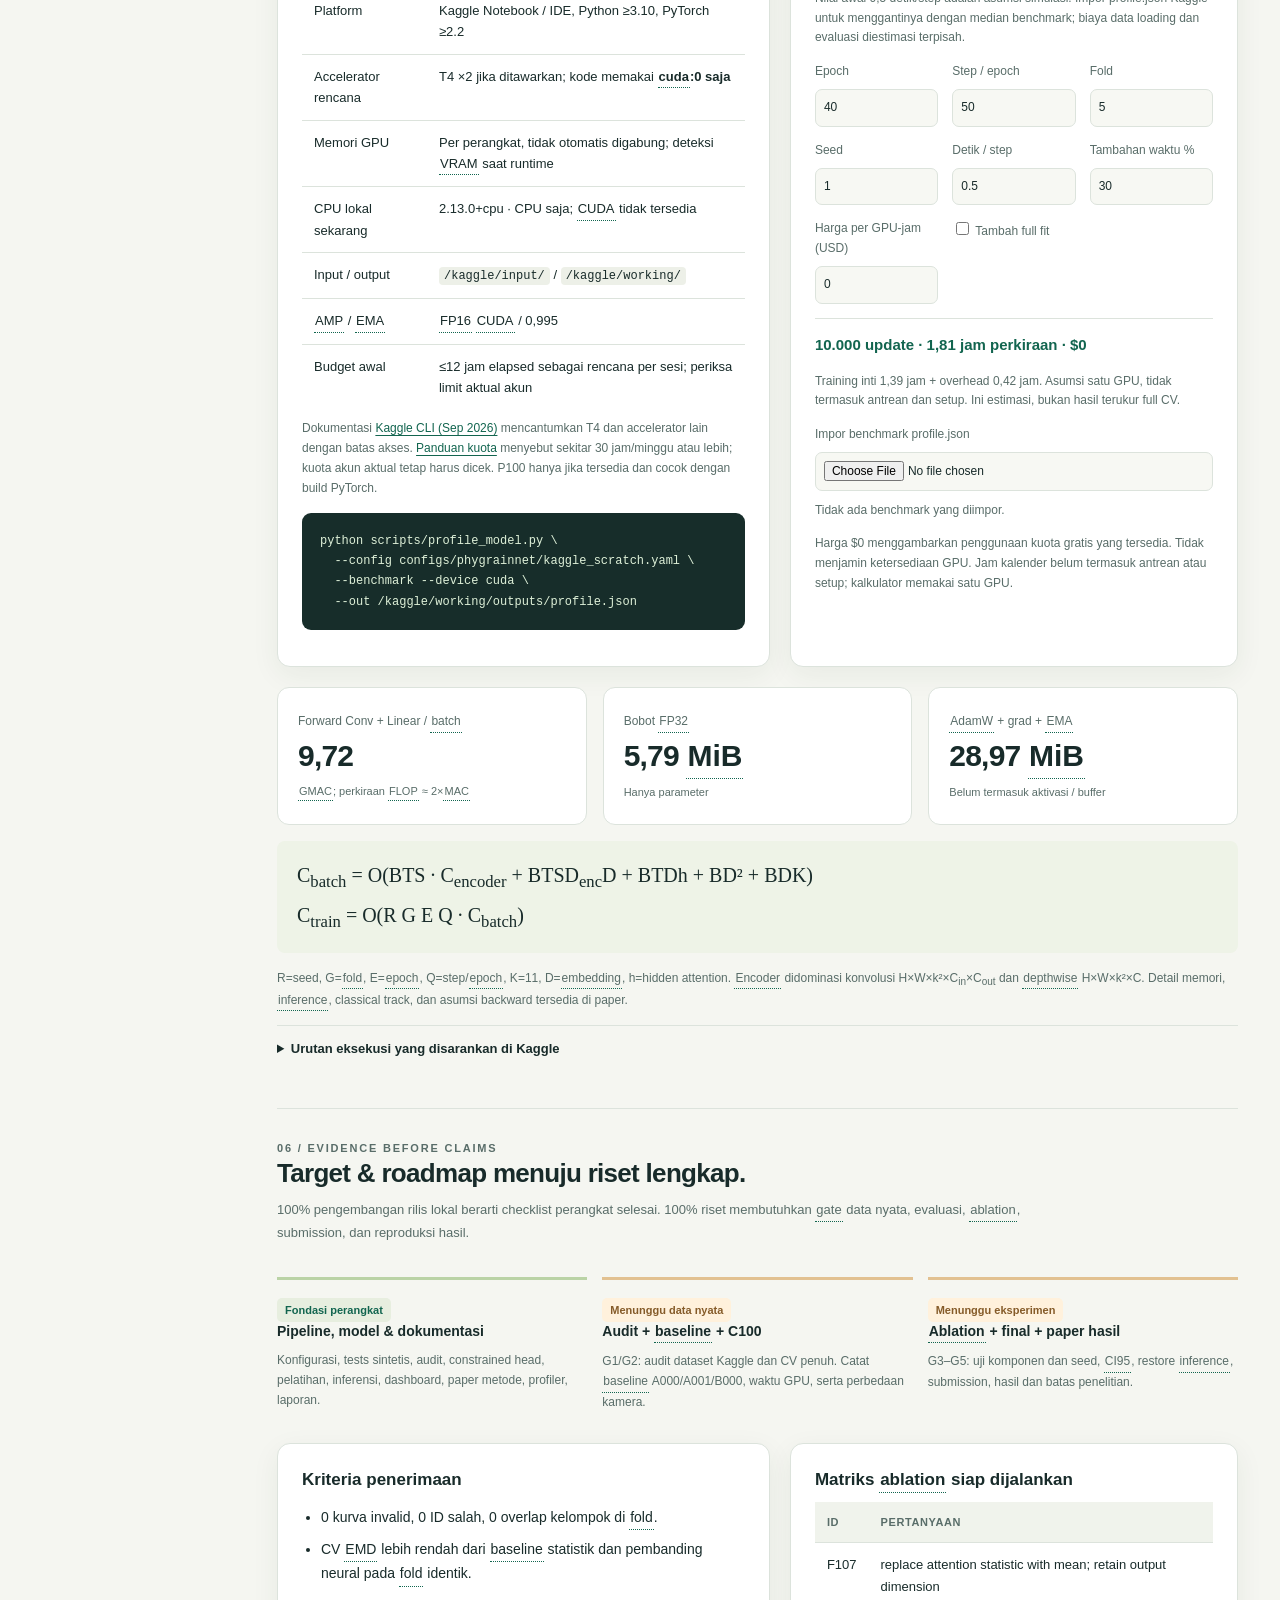
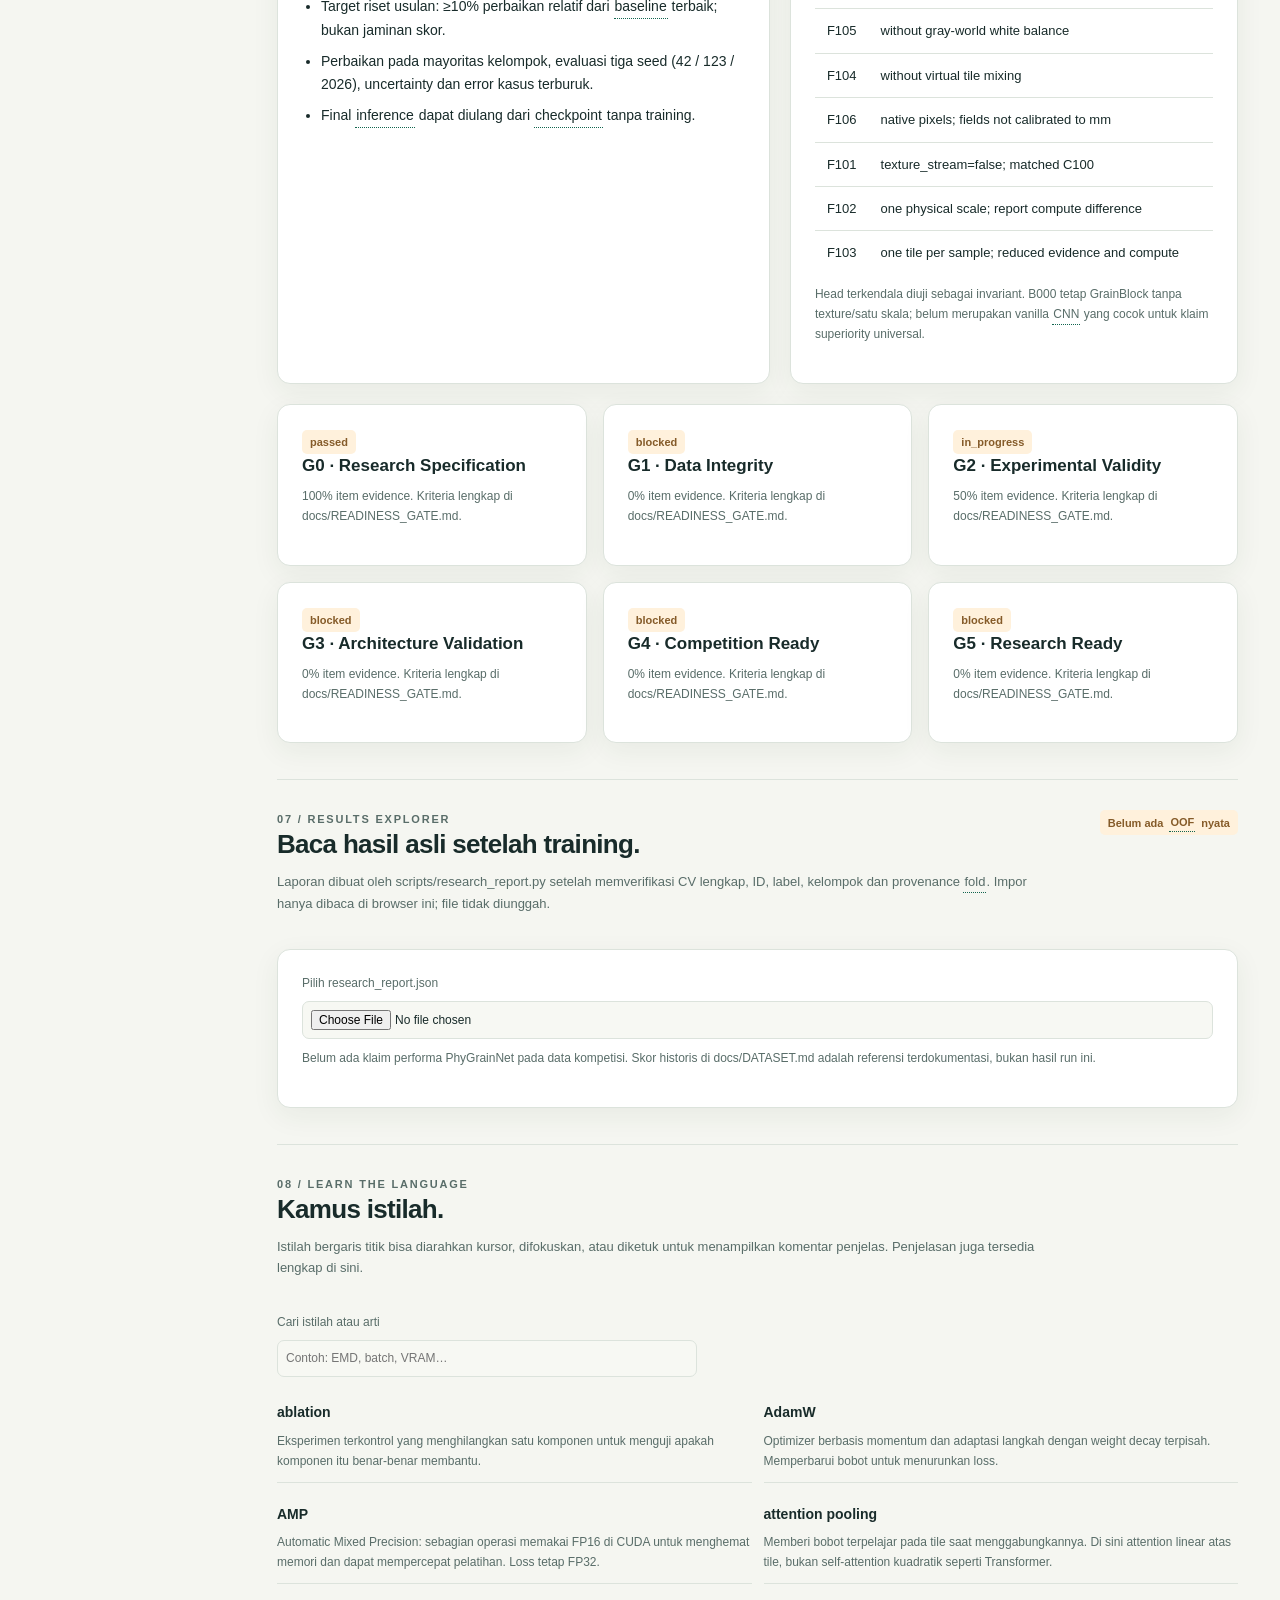
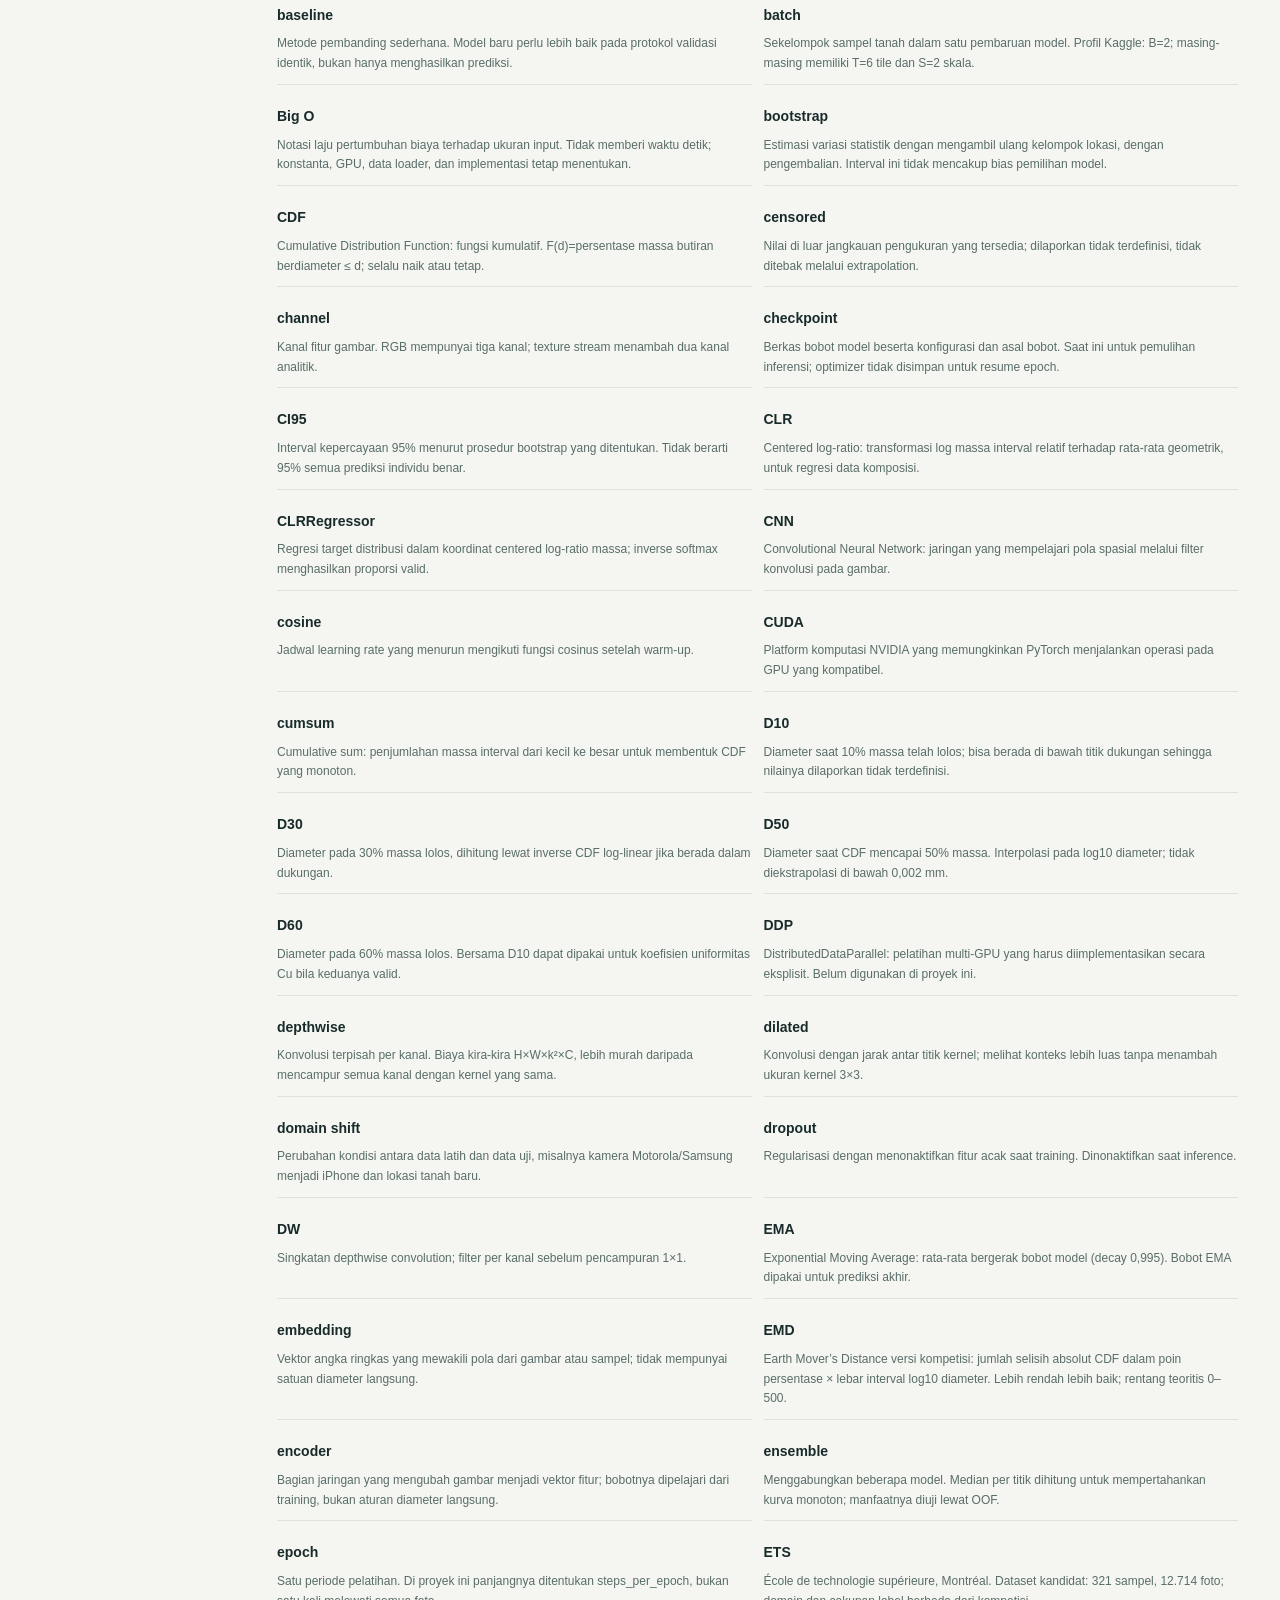
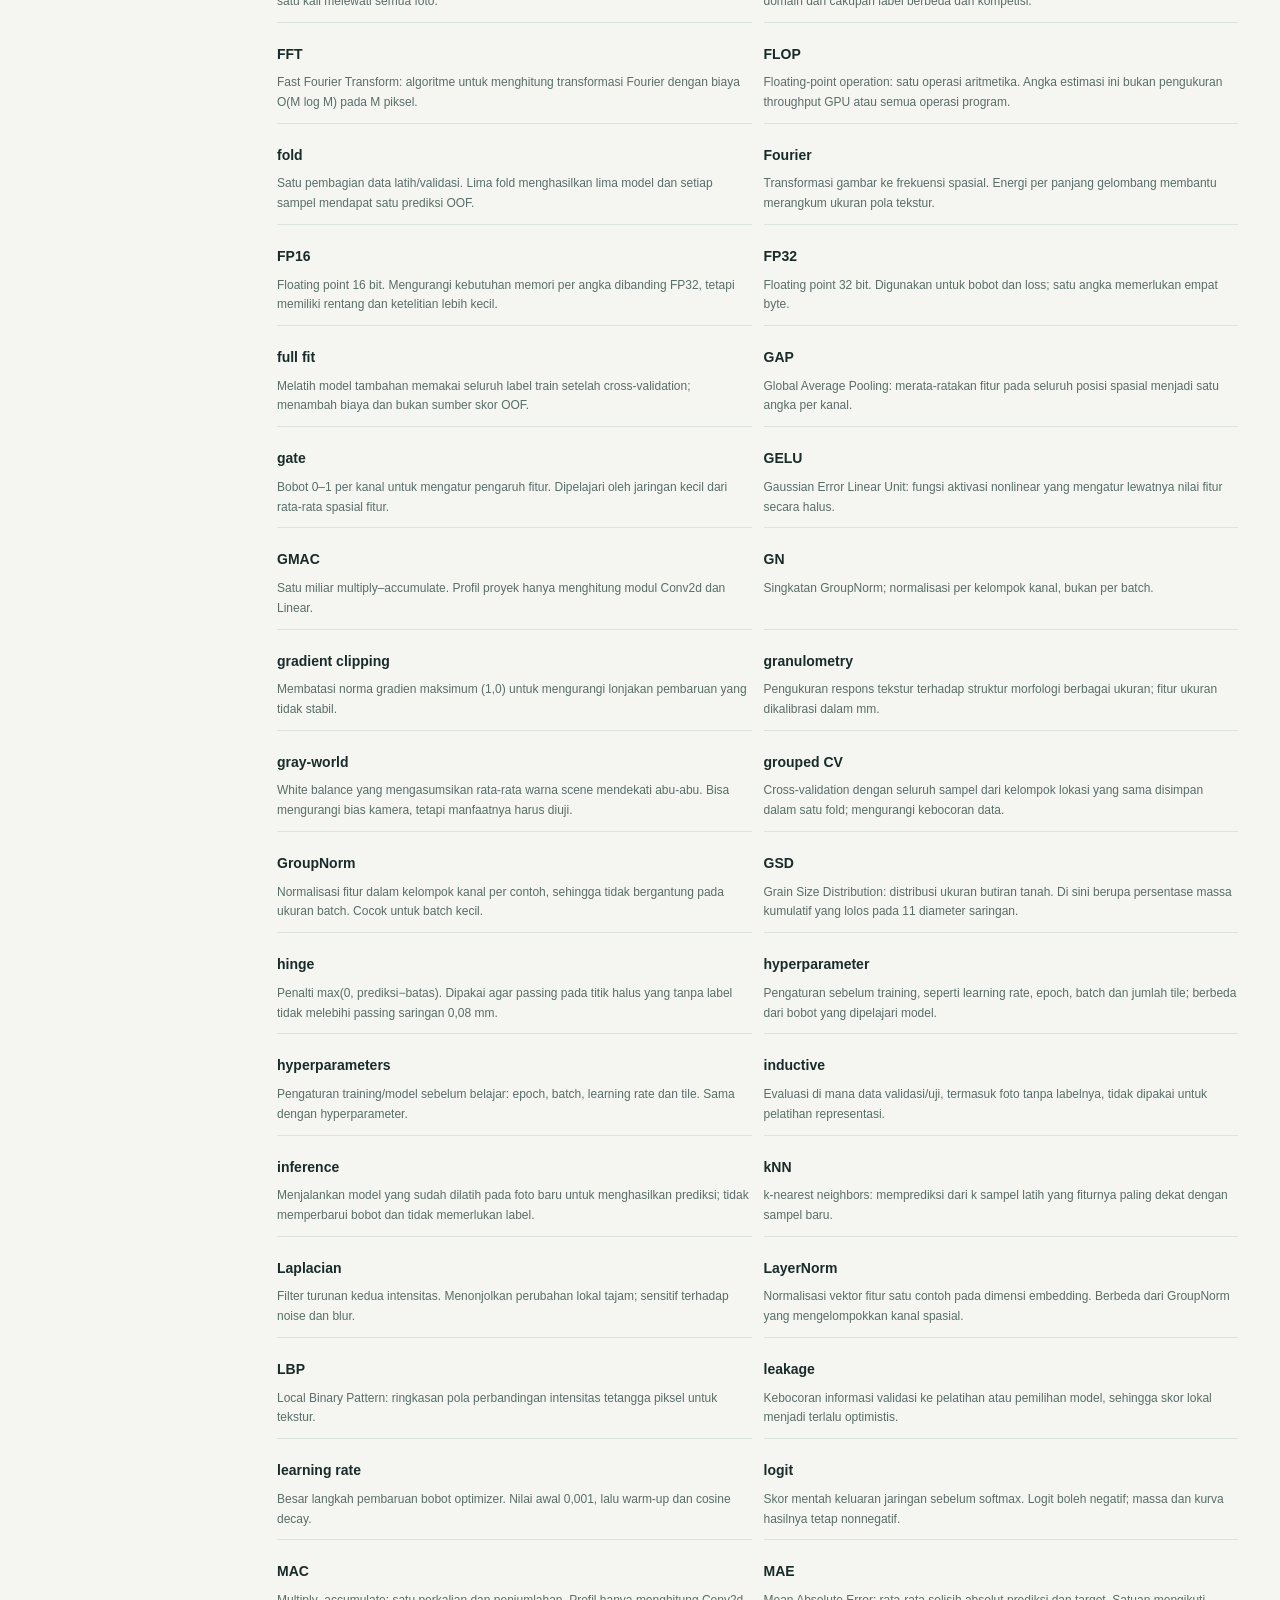
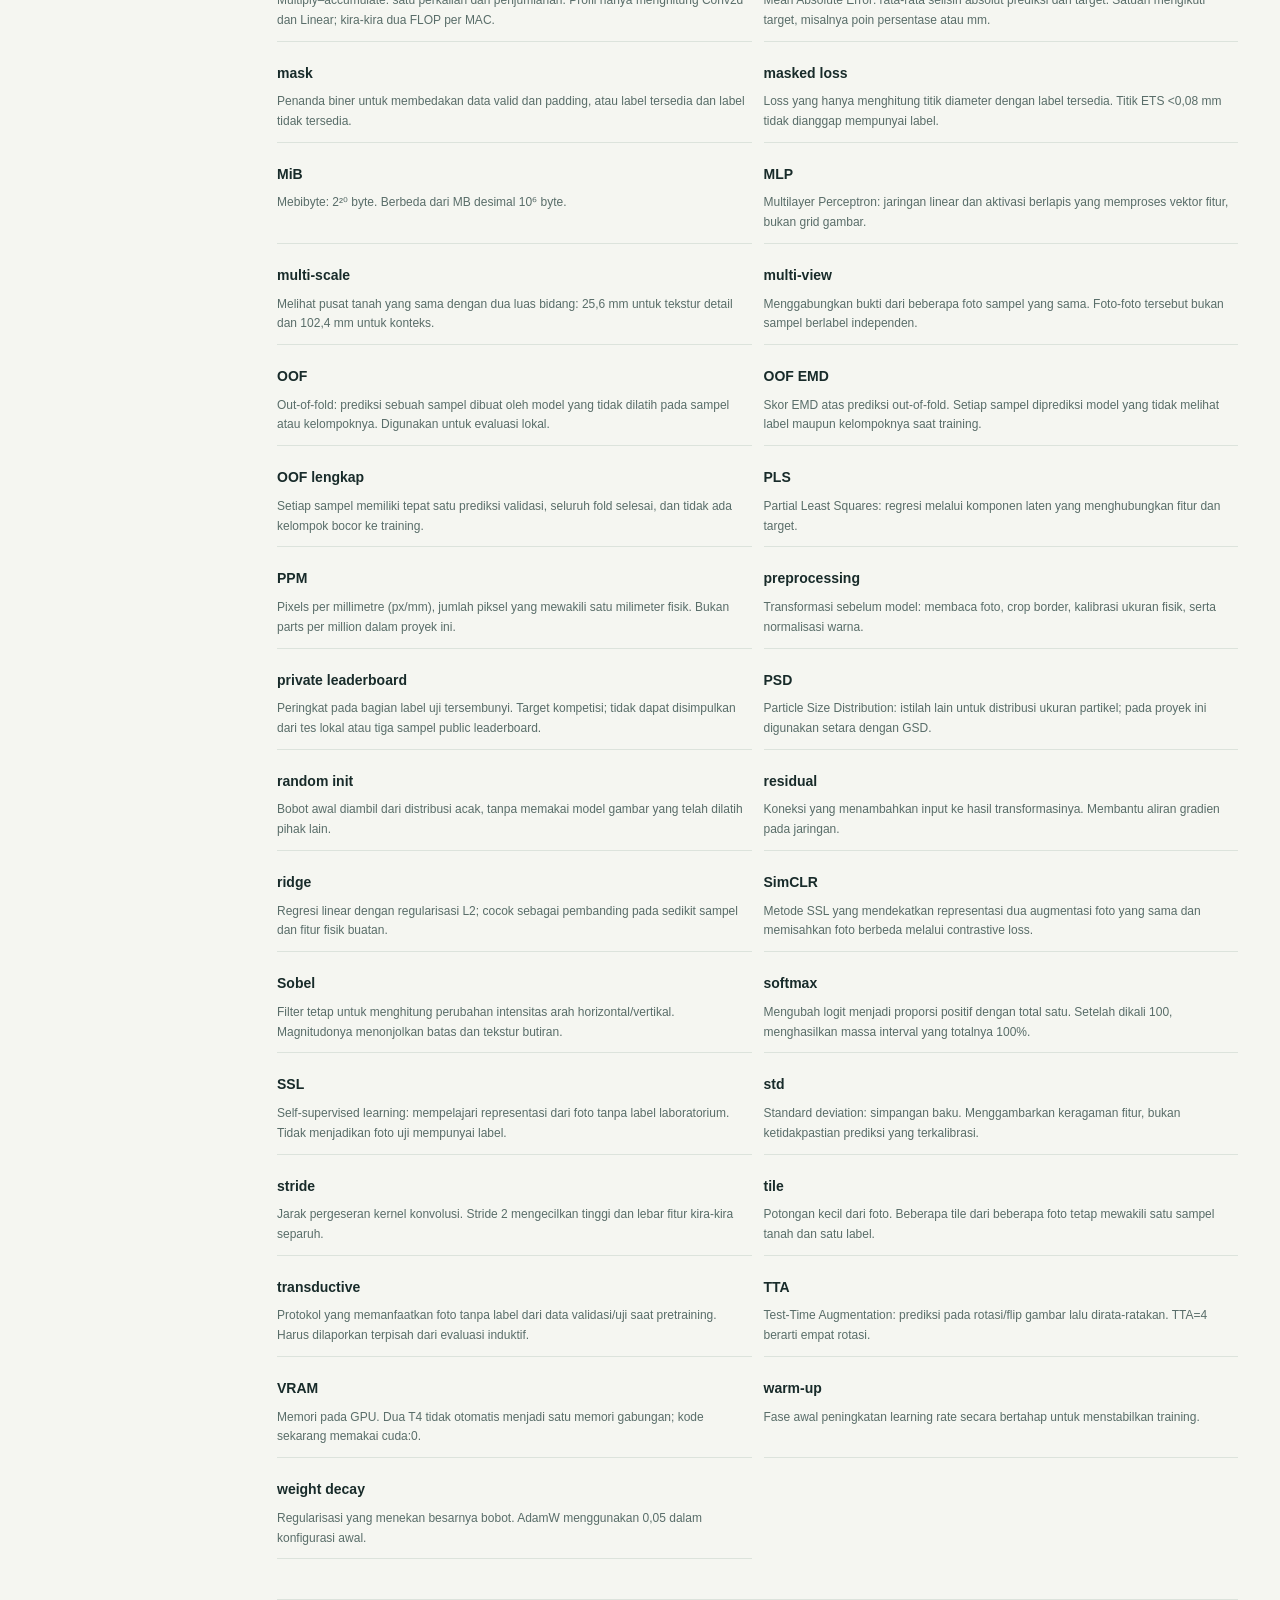
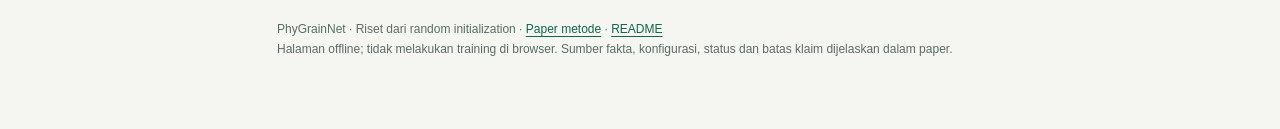
<file: docs/dashboard.html>
<!doctype html>
<html lang="id"><head><meta charset="utf-8"><meta name="viewport" content="width=device-width,initial-scale=1"><meta name="description" content="Dashboard pembelajaran PhyGrainNet: alur data, arsitektur, biaya komputasi dan bukti eksperimen."><title>PhyGrainNet · Research dashboard</title><style>
/* No remote fonts or CDN dependencies; usable offline. */
:root{color-scheme:light;--ink:#182b2a;--muted:#596d69;--paper:#f5f6f1;--surface:#fff;--line:#dce3dc;--green:#12654f;--lime:#dbeebc;--orange:#ad581c;--blue:#31668c;--purple:#7363a3;--shadow:0 8px 28px #193a2710;font-family:Inter,Segoe UI,Arial,sans-serif;font-size:15px}
*{box-sizing:border-box}body{margin:0;background:var(--paper);color:var(--ink);line-height:1.65}button,input,select{font:inherit}button,a,input,select{touch-action:manipulation}a{color:var(--green);text-underline-offset:3px}button,.action{border:1px solid var(--line);background:var(--surface);color:var(--ink);border-radius:9px;padding:9px 14px;cursor:pointer}button:hover,.action:hover{border-color:var(--green);background:#edf5e8}button:focus-visible,a:focus-visible,input:focus-visible,select:focus-visible{outline:3px solid #d48531;outline-offset:3px}.primary{background:var(--green);color:white;border-color:var(--green)}.primary:hover{background:#0b4d3c;color:white}.skip{position:absolute;top:-60px;left:10px;background:white;padding:10px;z-index:20}.skip:focus{top:10px}
.layout{display:grid;grid-template-columns:235px minmax(0,1fr);min-height:100vh}.sidebar{position:sticky;top:0;height:100vh;padding:28px 22px;border-right:1px solid var(--line);background:#eff2ea;display:flex;flex-direction:column;gap:25px}.brand{font-size:20px;letter-spacing:-.6px;font-weight:750;text-decoration:none;display:flex;align-items:center;gap:10px}.brandmark{width:29px;height:29px;background:var(--green);border-radius:50% 50% 12% 50%;box-shadow:inset -8px -8px #a6c789}.eyebrow{font-size:11px;font-weight:700;letter-spacing:1.8px;text-transform:uppercase;color:var(--muted)}.side-title{font-size:12px;color:var(--muted);margin-bottom:8px}.sidebar nav{display:grid;gap:3px}.sidebar nav a{text-decoration:none;color:var(--muted);padding:9px 12px;border-radius:8px;display:flex;gap:12px;font-size:13px}.sidebar nav a:hover,.sidebar nav a.active{background:#dce9d5;color:var(--green)}.sidebar nav a span{color:#80967d;font-variant-numeric:tabular-nums;font-size:11px;padding-top:2px}.side-bottom{margin-top:auto;font-size:12px;color:var(--muted);border-top:1px solid var(--line);padding-top:18px}.main{min-width:0;padding:0 42px 70px;max-width:1500px;width:100%;margin:auto}.topbar{display:flex;justify-content:space-between;gap:16px;align-items:center;border-bottom:1px solid var(--line);padding:20px 0;font-size:12px;color:var(--muted)}.topbar .actions{display:flex;gap:10px;align-items:center;flex-wrap:wrap}.topbar a{text-decoration:none}.hero{padding:38px 0 28px;display:grid;grid-template-columns:1fr auto;gap:25px;align-items:center}h1{font-size:clamp(30px,3vw,48px);line-height:1.12;letter-spacing:-1.6px;margin:12px 0 18px;max-width:860px}h2{font-size:26px;letter-spacing:-.7px;line-height:1.25;margin:0 0 10px}h3{font-size:17px;line-height:1.4;margin:0 0 9px}h4{font-size:14px;margin:16px 0 6px}p{margin:0 0 14px}.lead{color:var(--muted);max-width:780px;font-size:16px}.hero-orbit{width:132px;height:132px;border:1px solid #b5ccab;border-radius:50%;display:grid;place-items:center;position:relative}.hero-orbit:before{content:'';position:absolute;inset:17px;border:1px dashed #9bbe89;border-radius:50%}.hero-orbit strong{font-size:33px;color:var(--green);line-height:1}.hero-orbit small{display:block;font-size:11px;text-align:center}.notice{border-left:3px solid var(--orange);padding:12px 17px;background:#fff6e8;color:#68431f;font-size:13px;margin-bottom:26px}.badge{display:inline-flex;align-items:center;gap:6px;padding:3px 8px;border-radius:5px;font-size:11px;font-weight:600;background:#e7eedf;color:var(--green)}.badge.pending{background:#fff1dc;color:#855b29}.badge.demo{background:#eaf0f7;color:var(--blue)}.stats{display:grid;grid-template-columns:repeat(4,1fr);gap:14px;margin-bottom:32px}.stat{padding:20px;background:var(--surface);border:1px solid var(--line);border-radius:12px}.stat-label{font-size:12px;color:var(--muted)}.stat strong{display:block;font-size:30px;letter-spacing:-.8px;line-height:1.5}.stat small{font-size:11px;color:var(--muted)}.section{scroll-margin-top:18px;margin:36px 0 0;padding-top:30px;border-top:1px solid var(--line)}.section-head{display:flex;justify-content:space-between;gap:18px;align-items:flex-start;margin-bottom:20px}.section-head p{font-size:13px;color:var(--muted);max-width:780px}.panel{background:var(--surface);border:1px solid var(--line);padding:24px;border-radius:13px;min-width:0;box-shadow:var(--shadow)}.grid2{display:grid;grid-template-columns:1.1fr 1fr;gap:20px}.grid3{display:grid;grid-template-columns:repeat(3,1fr);gap:16px}.plain-list{padding-left:19px;font-size:14px}.plain-list li{margin-bottom:8px}.muted{color:var(--muted)}.small{font-size:12px}.mono,code,pre{font-family:Consolas,Cascadia Mono,monospace;font-size:12px}code{background:#edf0e8;border-radius:4px;padding:2px 5px;overflow-wrap:anywhere}pre{background:#172d2a;color:#def0d8;border-radius:9px;padding:18px;white-space:pre-wrap;overflow-wrap:anywhere;line-height:1.7}pre code{padding:0;background:none;color:inherit}.table-wrap{overflow-x:auto}table{border-collapse:collapse;width:100%;font-size:13px}th{text-align:left;font-size:11px;letter-spacing:.6px;text-transform:uppercase;color:var(--muted);background:#f0f3ec}td,th{padding:11px 12px;border-bottom:1px solid var(--line);vertical-align:top}tbody tr:last-child td{border-bottom:0}caption{text-align:left;font-size:12px;margin-bottom:10px;color:var(--muted)}.progress{height:6px;background:#e9eee2;border-radius:5px;overflow:hidden;margin:10px 0}.progress span{display:block;height:100%;background:var(--green)}.flow{display:grid;grid-template-columns:repeat(6,1fr);gap:13px;margin:18px 0 22px}.flow button{position:relative;text-align:left;min-height:110px;border-color:#d5ddcc;padding:15px 12px}.flow button:not(:last-child):after{content:'→';position:absolute;right:-14px;top:40px;color:#92a08e;z-index:1}.flow button[aria-pressed=true]{background:var(--green);color:#fff;border-color:var(--green)}.flow .step-num{display:block;font-size:11px;opacity:.7}.flow strong{font-size:13px;display:block;margin:8px 0}.flow small{font-size:10px;line-height:1.5;display:block;opacity:.8}.flow-detail{display:grid;grid-template-columns:1fr 1fr;gap:20px}.io{border-left:2px solid #afc795;padding-left:15px}.io strong{display:block;color:var(--green);font-size:12px}.io p{font-size:13px;margin-top:6px}.shape-track{display:grid;gap:9px}.shape-row{display:grid;grid-template-columns:100px 1fr auto;gap:12px;align-items:center;border-bottom:1px solid var(--line);padding:9px 0;font-size:12px}.shape-row span:nth-child(2){height:18px;background:#b2cda0;border-radius:3px;min-width:12px}.shape-row code{font-size:11px}.term{display:inline;border:0;border-bottom:1px dotted var(--green);border-radius:0;background:none;color:inherit;padding:0 1px;line-height:inherit;font:inherit;cursor:help}.term:hover{background:#e7efdd}.term-tip{position:fixed;z-index:99;max-width:330px;width:max-content;background:#183c31;color:white;border-radius:8px;padding:12px 16px;font-size:13px;box-shadow:0 6px 24px #0003;pointer-events:none;line-height:1.6}.term-tip[hidden]{display:none}.form-grid{display:grid;grid-template-columns:repeat(3,1fr);gap:14px}label{display:block;font-size:12px;color:var(--muted)}label input:not([type=checkbox]),label select{display:block;width:100%;margin-top:7px;border:1px solid var(--line);background:#f7f8f3;border-radius:7px;padding:8px;color:var(--ink)}input[type=range]{accent-color:var(--green);padding:0!important;background:none!important}.control-row{display:flex;gap:12px;flex-wrap:wrap;align-items:center;margin:14px 0}.result-line{padding:14px 0;margin-top:14px;border-top:1px solid var(--line);color:var(--green);font-weight:650}.chart{width:100%;height:auto;display:block;min-height:220px}.chart text{font:12px Segoe UI,Arial,sans-serif;fill:var(--muted)}.chart .axis{stroke:#ccd7c8;stroke-width:1}.chart .target{stroke:var(--green);fill:none;stroke-width:3}.chart .prediction{stroke:var(--orange);fill:none;stroke-width:2.5;stroke-dasharray:6 4}.legend{display:flex;flex-wrap:wrap;gap:20px;font-size:12px}.legend span:before{content:'';display:inline-block;width:16px;height:3px;background:var(--green);margin:0 7px 3px 0}.legend span:nth-child(2):before{background:var(--orange)}.mass-controls{display:grid;grid-template-columns:repeat(11,minmax(0,1fr));gap:7px;margin:14px 0}.mass-controls input{width:100%;padding:5px!important;font-size:11px}.mass-controls label{text-align:center;font-size:9px;color:var(--muted)}.fraction-bar{display:flex;min-height:30px;overflow:hidden;border-radius:6px;margin:14px 0}.fraction-bar span{display:grid;place-items:center;font-size:11px;color:#fff}.fraction-bar span:nth-child(1){background:var(--purple)}.fraction-bar span:nth-child(2){background:var(--blue)}.fraction-bar span:nth-child(3){background:var(--orange)}.fraction-bar span:nth-child(4){background:var(--green)}.roadmap{display:grid;grid-template-columns:repeat(3,1fr);gap:15px}.roadmap article{border-top:3px solid #bad3a6;padding:17px 0}.roadmap article.pending{border-color:#e2c191}.roadmap h3{font-size:14px}.equation{font-family:Cambria,Georgia,serif;font-size:20px;line-height:1.8;padding:16px 20px;background:#eef3e7;border-radius:8px;margin:16px 0;overflow-wrap:anywhere}.equation .number{float:right;font:11px Segoe UI,sans-serif;color:var(--muted)}.caption{font-size:12px;color:var(--muted);margin-top:10px}.glossary{display:grid;grid-template-columns:repeat(2,1fr);gap:12px}.glossary article{border-bottom:1px solid var(--line);padding:10px 0}.glossary h3{font-size:14px}.glossary p{font-size:12px;color:var(--muted);margin:0}.search{width:100%;max-width:420px;padding:11px 14px;border-radius:8px;border:1px solid var(--line);margin:10px 0 16px}.file-input{display:block;padding:12px;border:1px dashed #bacbb2;border-radius:8px;width:100%;font-size:12px}.paper .main{max-width:1170px}.paper h1{font-family:Georgia,Cambria,serif;letter-spacing:-1.3px;font-size:43px}.paper .article-body p{font-size:14px;line-height:1.9}.paper .article-body h3{margin-top:25px}.paper .hero{grid-template-columns:1fr}.paper .abstract{background:#edf2e7;border-top:3px solid var(--green);padding:23px 28px}.paper .section{padding-top:28px;margin-top:35px}.references li{margin:10px 0;font-size:12px;overflow-wrap:anywhere}.footer{margin-top:40px;padding-top:20px;border-top:1px solid var(--line);font-size:12px;color:var(--muted)}[hidden]{display:none!important}.error{color:#a03921}.result-chart{margin-top:20px}details{margin:12px 0;border-top:1px solid var(--line);padding:12px 0}summary{cursor:pointer;font-weight:600;font-size:13px}.mobile-brand{display:none}
@media(max-width:1150px){.main{padding:0 25px 50px}.layout{grid-template-columns:205px 1fr}.sidebar{padding:24px 15px}.flow{grid-template-columns:repeat(3,1fr)}.flow button:nth-child(3):after{content:none}.stats{gap:9px}.stat{padding:16px}.stat strong{font-size:26px}.grid2{grid-template-columns:1fr}.shape-row{grid-template-columns:95px 1fr auto}}
@media(max-width:760px){.layout{display:block}.sidebar{position:static;height:auto;padding:16px 18px;border-right:0;border-bottom:1px solid var(--line);gap:12px}.sidebar nav{display:flex;overflow-x:auto;gap:3px}.sidebar nav a{white-space:nowrap;padding:7px 10px}.sidebar nav a span,.side-title,.side-bottom{display:none}.main{padding:0 18px 35px}.hero{padding:25px 0 20px;grid-template-columns:1fr}.hero-orbit{display:none}.stats{grid-template-columns:repeat(2,1fr)}.section-head{display:block}.grid3,.roadmap{grid-template-columns:1fr}.form-grid{grid-template-columns:repeat(2,1fr)}.flow-detail{grid-template-columns:1fr}.topbar{flex-wrap:wrap}.glossary{grid-template-columns:1fr}.mass-controls{grid-template-columns:repeat(4,1fr)}.mass-controls label{font-size:11px}.mass-controls input{font-size:14px}.panel{padding:18px}.paper h1{font-size:32px}.equation{font-size:18px}.paper .abstract{padding:18px}.chart text{font-size:12px}}
@media(max-width:390px){.main{padding-inline:12px}.flow{grid-template-columns:repeat(2,1fr)}.flow button:nth-child(3):after{content:'→'}.flow button:nth-child(even):after{content:none}.form-grid{grid-template-columns:1fr}.shape-row{grid-template-columns:70px 1fr}.shape-row code{grid-column:1/-1}.topbar{font-size:11px}.stats{gap:8px}.stat{padding:12px}.stat strong{font-size:24px}h1{font-size:30px}.equation .number{float:none;display:block}}
@media(prefers-reduced-motion:reduce){*{scroll-behavior:auto!important;transition:none!important}}
.term-tip{max-width:min(330px,calc(100vw - 16px))}
@media print{body{background:white;font-size:11pt}.layout{display:block}.sidebar,.topbar,.print-hide,.term-tip,.control-row,.file-input{display:none!important}.main{max-width:none!important;padding:0}.hero{padding:10px 0}.paper h1{font-size:27pt}.section{break-before:auto;border-top:1px solid #bbb}.panel,.stat{box-shadow:none}.term{border:0}.equation{background:#f4f4f4}.table-wrap{overflow:visible}table{font-size:9pt}tr,.equation,figure{break-inside:avoid}a{color:inherit}.abstract{background:#f4f4f4!important}.paper .article-body p{font-size:10pt;line-height:1.65}.chart{min-height:0}.glossary{grid-template-columns:repeat(2,1fr)}.mass-controls{display:none}}

</style></head>
<body><a class="skip" href="#main">Lewati navigasi</a><div class="layout">
<aside class="sidebar"><a class="brand" href="dashboard.html"><span class="brandmark" aria-hidden="true"></span>PhyGrainNet</a><div><div class="eyebrow">Research workspace</div><p class="small muted">Dari foto tanah ke kurva ukuran butiran.</p></div><div><div class="side-title">JELAJAHI PROYEK</div><nav aria-label="Bagian dashboard"><a class="active" href="#overview"><span>01</span>Ringkasan</a><a href="#pipeline"><span>02</span>Alur input → output</a><a href="#dataset"><span>03</span>Dataset & skala</a><a href="#architecture"><span>04</span>Arsitektur</a><a href="#lab"><span>05</span>Laboratorium kurva</a><a href="#compute"><span>06</span>Kaggle & komputasi</a><a href="#experiments"><span>07</span>Target & eksperimen</a><a href="#evidence"><span>08</span>Hasil & bukti</a><a href="#glossary"><span>09</span>Kamus istilah</a></nav></div><a class="action" href="paper.html">Baca paper proyek ↗</a><div class="side-bottom">Eksperimen dari random init<br><strong>24 sampel · 11 diameter</strong><br>Snapshot <span data-snapshot-date></span><br>HTML / CSS / JavaScript · offline</div></aside>
<main class="main" id="main"><header class="topbar"><span>PROYEK / SOIL PHOTOGRANULOMETRY</span><div class="actions"><span class="badge">Dokumentasi interaktif</span><a href="paper.html">Paper ↗</a><button type="button" data-print>Cetak</button></div></header>
<section id="overview" class="hero"><div><div class="eyebrow">Understand the science</div><h1>Melihat tanah.<br>Memahami butirannya.</h1><p class="lead">PhyGrainNet mempelajari hubungan antara foto permukaan tanah dan <span data-term="GSD">distribusi ukuran butiran</span>. Ikuti perjalanan satu sampel, lihat bentuk jaringan, lalu uji sendiri cara terbentuknya kurva prediksi.</p><div class="control-row"><a class="action primary" href="#pipeline">Jelajahi alur data ↓</a><a class="action" href="paper.html">Metode & persamaan ↗</a></div></div><div class="hero-orbit"><div><strong>11</strong><small>titik diameter<br>0,002—200 mm</small></div></div></section>
<div class="notice"><strong>Status yang dapat dibuktikan.</strong> <span id="status-note">Pengembangan perangkat dan riset memiliki status terpisah.</span> Kurva demo, target, serta simulasi waktu diberi label; semuanya dapat digunakan untuk belajar sebelum eksperimen nyata tersedia.</div>
<div class="stats"><article class="stat"><span class="stat-label">Pengembangan rilis lokal</span><strong id="software-progress">—</strong><div class="progress"><span id="software-bar"></span></div><small>Kode + portal + perangkat evaluasi</small></article><article class="stat"><span class="stat-label">Kemajuan riset keseluruhan</span><strong id="research-progress">—</strong><div class="progress"><span id="research-bar"></span></div><small>Gate Kaggle dan bukti ilmiah</small></article><article class="stat"><span class="stat-label">Sampel tanah latih</span><strong>24 <small>tanah</small></strong><small>127 foto ≠ 127 label independen</small></article><article class="stat"><span class="stat-label">Parameter PhyGrainNet-MV</span><strong id="parameter-count">—</strong><small>Bobot dipelajari dari random init</small></article></div>
<div class="grid3"><article><h3>Tujuan</h3><p class="small muted">Mengestimasi persentase massa lolos saringan dari 2–5 foto satu tanah. Membantu skrining awal dan riset photogranulometry.</p></article><article><h3>Hipotesis</h3><p class="small muted">Skala fisik konsisten, tekstur, dan banyak pandangan dapat memperbaiki generalisasi ke lokasi serta kamera baru.</p></article><article><h3>Target yang bisa diperiksa</h3><p class="small muted">Kurva valid 100%, lebih baik dari baseline pada <span data-term="grouped CV">grouped CV</span>, serta inferensi ulang identik dari checkpoint tersimpan.</p></article></div>

<section class="section" id="pipeline"><div class="section-head"><div><div class="eyebrow">01 / Data journey</div><h2>Satu tanah, banyak foto, satu kurva.</h2><p>Pilih tahap untuk melihat masukan, keluaran, dan alasan transformasinya. Foto satu sampel selalu berada dalam kelompok yang sama.</p></div><span class="badge demo">Diagram dari implementasi</span></div>
<div class="flow" id="flow-steps"><button type="button" data-step="0" aria-pressed="true"><span class="step-num">01 / INPUT</span><strong>Foto + metadata</strong><small>RGB · ID · PPM · label</small></button><button type="button" data-step="1" aria-pressed="false"><span class="step-num">02 / PREPROCESS</span><strong>Kalibrasi fisik</strong><small>Border · 10 px/mm · warna</small></button><button type="button" data-step="2" aria-pressed="false"><span class="step-num">03 / SAMPLING</span><strong>Tile dua skala</strong><small>25,6 & 102,4 mm</small></button><button type="button" data-step="3" aria-pressed="false"><span class="step-num">04 / ENCODER</span><strong>Belajar tekstur</strong><small>RGB + Sobel + Laplacian</small></button><button type="button" data-step="4" aria-pressed="false"><span class="step-num">05 / AGGREGATE</span><strong>Satukan pandangan</strong><small>Mean · std · attention</small></button><button type="button" data-step="5" aria-pressed="false"><span class="step-num">06 / OUTPUT</span><strong>Kurva GSD</strong><small>11 titik · CSV tervalidasi</small></button></div>
<div class="panel" id="flow-detail" aria-live="polite"></div><div class="grid2" style="margin-top:20px"><article class="panel"><h3>Dua jalur prediksi</h3><p class="small"><strong>A-track:</strong> <span data-term="granulometry">granulometry</span>, <span data-term="Fourier">Fourier</span>, gradien, <span data-term="LBP">LBP</span> dan warna → <span data-term="CLR">CLR</span> → ridge / PLS / kNN.</p><p class="small"><strong>C-track:</strong> tile → GrainEncoder → pooling → head terkendala → CDF. Baseline dan jaringan saling dibandingkan sebelum <span data-term="ensemble">ensemble</span>.</p></article><article class="panel"><h3>Training ≠ inference</h3><p class="small"><strong>Training:</strong> foto latih + label laboratorium → sampling acak, augmentasi, loss, gradien → bobot model.</p><p class="small"><strong>Inference:</strong> foto sampel baru + PPM + bobot → grid tile semua foto, TTA → kurva. Label uji tidak tersedia dan tidak dibutuhkan.</p><p class="small muted">CSV akhir: sample_id + 11 persentase; 200 mm = tepat 100.</p></article></div></section>

<section class="section" id="dataset"><div class="section-head"><div><div class="eyebrow">02 / Small data, real constraints</div><h2>Dataset & arti skala fisik.</h2><p>Jumlah dan metadata kompetisi berasal dari audit terdokumentasi 4 Oktober 2026 di repositori; harus dikonfirmasi kembali oleh audit runtime Kaggle. <a href="https://www.kaggle.com/competitions/soil-grain-size-from-photos">Sumber kompetisi ↗</a></p></div></div>
<div class="grid2"><article class="panel"><h3>Unit data yang benar</h3><div class="table-wrap"><table><thead><tr><th>Bagian</th><th>Tanah</th><th>Foto</th><th>Kamera</th></tr></thead><tbody><tr><td>Train</td><td>24</td><td>127</td><td>Motorola / Samsung</td></tr><tr><td>Test</td><td>10</td><td>35</td><td>iPhone 14 / 16</td></tr><tr><td>ETS opsional</td><td>321</td><td>12.714</td><td>Bench 45 MP, domain lain</td></tr></tbody></table></div><p class="caption">ETS adalah kandidat pretraining; belum diunduh atau dilatih di sesi ini. Jumlahnya didukung <a href="https://arxiv.org/abs/2506.17469">paper dataset</a>.</p><p class="small">13 kelompok lokasi adalah <strong>heuristik ID</strong> dengan gap angka ≤10, bukan metadata lokasi resmi. Batas ini diuji sensitivitasnya. <span data-term="domain shift">Domain shift</span> kamera dan lokasi merupakan risiko utama.</p></article><article class="panel"><h3>Coba konversi piksel → milimeter</h3><label for="camera">Kamera<select id="camera"><option value="11.492">Motorola Edge · 11,492 px/mm</option><option value="12.465">Edge 60 Fusion · 12,465 px/mm</option><option value="26.330">Samsung A52 · 26,330 px/mm</option><option value="13.942">iPhone 14 · 13,942 px/mm</option><option value="19.525">iPhone 16 · 19,525 px/mm</option></select></label><label for="grain-mm">Diameter ilustrasi: <output id="grain-mm-value">2 mm</output><input type="range" id="grain-mm" min="0.1" max="10" step="0.1" value="2"></label><svg id="scale-chart" class="chart" viewBox="0 0 600 210" role="img" aria-label="Diagram diameter dalam piksel sebelum dan sesudah kalibrasi"></svg><div class="result-line" id="scale-result" aria-live="polite"></div><p class="caption">Pada 10 px/mm, 0,002 mm = 0,02 piksel: lempung tidak terlihat sebagai butiran terpisah. Model hanya belajar petunjuk tidak langsung; foto permukaan juga berbeda dari distribusi massa 3D.</p></article></div>
<details><summary>File dan schema yang harus tersedia di Kaggle</summary><pre><code>/kaggle/input/soil-grain-size-from-photos/
├─ Training_labels_updated.csv  # sample_id + 11 titik label
├─ ppm_updated.csv              # phone, camera, width, height, ppm
├─ sample_submission.csv        # urutan 10 ID uji
├─ Training-All_Photos_updated/Training-All_Photos_updated/
└─ Test_All_Photos/Test_All_Photos/</code></pre><p class="small">Parser menormalisasi umlaut dan tanda baca agar ID foto cocok dengan ID submission. Audit memeriksa label finite, batas, monotonicity, PPM, ukuran foto, serta duplikat byte lintas split. Near-duplicate visual masih memerlukan review.</p></details>
<div class="table-wrap panel" style="margin-top:20px"><table><caption>11 titik dukungan; F(d) = persentase massa yang lolos diameter d</caption><thead><tr><th>Diameter mm</th><th>0,002</th><th>0,0063</th><th>0,02</th><th>0,063</th><th>0,2</th><th>0,63</th><th>2</th><th>6,3</th><th>20</th><th>63</th><th>200</th></tr></thead><tbody><tr><td>Kelompok</td><td colspan="3">Halus</td><td colspan="3">Batas lanau / pasir</td><td colspan="4">Pasir / kerikil</td><td>100%</td></tr></tbody></table></div></section>

<section class="section" id="architecture"><div class="section-head"><div><div class="eyebrow">03 / Model anatomy</div><h2>Arsitektur yang mengikuti sifat tanah.</h2><p>Berbagi encoder antar skala menghemat parameter. Agregasi attention berjalan linear terhadap jumlah tile; arsitektur ini tidak menggunakan Transformer.</p></div><a href="paper.html#method" class="action">Persamaan metode ↗</a></div><div class="grid2"><article class="panel"><h3>Perjalanan bentuk tensor</h3><div class="shape-track" id="shape-track"></div><p class="caption">B = batch, T = tile per sampel, S = skala. Ukuran diambil dari konfigurasi Kaggle aktif, bukan konfigurasi default B=8.</p></article><article class="panel"><h3>Di dalam GrainBlock</h3><div class="equation">x → [DW 3×3 ∥ DW 3×3 dilasi 2]<br>→ 1×1 mix → GN → GELU → gate<br>→ x + transformasi(x)</div><p class="small"><span data-term="depthwise">Depthwise</span> mencari pola lokal per kanal; <span data-term="dilated">dilasi</span> memberi konteks. <span data-term="GroupNorm">GroupNorm</span> menjaga normalisasi pada batch kecil. Gate kanal memilih fitur yang berguna.</p><p class="small">Stem: 5×5 stride 2. Tahap kanal: 32 → 48 → 96 → 160 → 224; blok: 1 / 2 / 2 / 3 / 2. Pooling spasial mean ∥ std menghasilkan 448 fitur per skala.</p><p class="small">Dua skala → 896 → embedding tile 256 → mean ∥ std ∥ <span data-term="attention pooling">attention</span> (768) → MLP 256 → 11 logit.</p></article></div><div class="grid3" style="margin-top:20px"><article><h3>Skala fisik</h3><p class="small muted">Foto distandardisasi ke 10 px/mm. Bidang 25,6 mm memakai 256 piksel; bidang 102,4 mm memakai 1.024 piksel lalu dikecilkan ke 256.</p></article><article><h3>Tekstur & pandangan</h3><p class="small muted">RGB + <span data-term="Sobel">Sobel</span> + <span data-term="Laplacian">Laplacian</span> → lima kanal. Semua tile sampel dipool sebelum kurva diprediksi; sampling lebih banyak tidak menambah label independen.</p></article><article><h3>Head terkendala</h3><p class="small muted">11 <span data-term="logit">logit</span> → softmax massa positif → cumsum. Invariant fisik valid sejak desain. Postprocess memastikan batas dan endpoint CSV tepat 100.</p></article></div></section>

<section class="section" id="lab"><div class="section-head"><div><div class="eyebrow">04 / Interactive laboratory</div><h2>Ubah logit. Lihat kurva terbentuk.</h2><p>Softmax membagikan 100% massa ke 11 interval. Edit skor mentah dan bandingkan terhadap kurva referensi ilustratif; grafik, komposisi tanah, dan EMD akan berubah.</p></div><span class="badge demo">Simulasi · bukan hasil model</span></div><div class="panel"><div class="control-row"><label for="soil-preset">Contoh kurva<select id="soil-preset"><option value="balanced">Campuran seimbang</option><option value="fine">Tanah halus</option><option value="gravel">Tanah berkerikil</option></select></label><button id="reset-curve" type="button">Reset logit</button><button id="download-demo" type="button">Unduh kurva demo CSV</button></div><div class="mass-controls" id="mass-controls"></div><div class="grid2"><div><svg class="chart" id="cdf-chart" role="img" aria-label="CDF referensi dan prediksi ilustratif pada diameter berskala logaritmik"></svg><div class="legend"><span>Referensi ilustratif</span><span>Prediksi dari logit</span></div></div><div><svg class="chart" id="emd-chart" role="img" aria-label="Kontribusi EMD tiap interval logaritmik"></svg><p class="caption">Nilai 200 mm tidak menyumbang EMD; bobot sepuluh interval berjumlah 5. Kesalahan menggunakan 0–1 alih-alih 0–100 akan mengecilkan skor 100 kali.</p></div></div><div class="result-line" id="curve-result" aria-live="polite"></div><div class="fraction-bar" id="fraction-bar" aria-label="Proporsi lempung, lanau, pasir dan kerikil"></div><p class="caption" id="fraction-label"></p><div class="equation">mᵢ = 100 exp(zᵢ) / Σⱼ exp(zⱼ) &nbsp; ; &nbsp; F̂ₖ = Σᵢ₌₁ᵏ mᵢ</div><p class="small muted">Massa pertama adalah ≤0,002 mm; massa kedua hingga kesebelas berada di interval antar diameter. Ini representasi massa fraksi, bukan jumlah butiran dalam foto.</p></div></section>

<section class="section" id="compute"><div class="section-head"><div><div class="eyebrow">05 / Compute budget</div><h2>Kaggle, GPU, dan perkiraan waktu.</h2><p>Target awal: satu NVIDIA T4 dengan mixed precision jika tersedia. Pilihan accelerator dan kuota aktual mengikuti akun serta runtime; deteksi perangkat dulu sebelum memperkirakan durasi.</p></div><span class="badge pending">Waktu GPU belum diukur</span></div><div class="grid2"><article class="panel"><h3>Lingkungan yang kita gunakan</h3><div class="table-wrap"><table><tbody><tr><td>Platform</td><td>Kaggle Notebook / IDE, Python ≥3.10, PyTorch ≥2.2</td></tr><tr><td>Accelerator rencana</td><td>T4 ×2 jika ditawarkan; kode memakai <strong>cuda:0 saja</strong></td></tr><tr><td>Memori GPU</td><td>Per perangkat, tidak otomatis digabung; deteksi VRAM saat runtime</td></tr><tr><td>CPU lokal sekarang</td><td id="local-hardware">Membaca snapshot…</td></tr><tr><td>Input / output</td><td><code>/kaggle/input/</code> / <code>/kaggle/working/</code></td></tr><tr><td>AMP / EMA</td><td>FP16 CUDA / 0,995</td></tr><tr><td>Budget awal</td><td>≤12 jam elapsed sebagai rencana per sesi; periksa limit aktual akun</td></tr></tbody></table></div><p class="caption">Dokumentasi <a href="https://github.com/Kaggle/kaggle-cli/blob/main/docs/kernels.md">Kaggle CLI (Sep 2026)</a> mencantumkan T4 dan accelerator lain dengan batas akses. <a href="https://www.kaggle.com/docs/efficient-gpu-usage">Panduan kuota</a> menyebut sekitar 30 jam/minggu atau lebih; kuota akun aktual tetap harus dicek. P100 hanya jika tersedia dan cocok dengan build PyTorch.</p><pre><code>python scripts/profile_model.py \
  --config configs/phygrainnet/kaggle_scratch.yaml \
  --benchmark --device cuda \
  --out /kaggle/working/outputs/profile.json</code></pre></article><article class="panel"><h3>Kalkulator durasi yang transparan</h3><p class="small muted">Nilai awal 0,5 detik/step adalah asumsi simulasi. Impor profile.json Kaggle untuk menggantinya dengan median benchmark; biaya data loading dan evaluasi diestimasi terpisah.</p><div class="form-grid"><label>Epoch<input id="cost-epochs" type="number" min="1" max="1000" value="40"></label><label>Step / epoch<input id="cost-steps" type="number" min="1" max="10000" value="50"></label><label>Fold<input id="cost-folds" type="number" min="1" max="30" value="5"></label><label>Seed<input id="cost-seeds" type="number" min="1" max="20" value="1"></label><label>Detik / step<input id="cost-seconds" type="number" min="0.001" max="600" step="0.01" value="0.5"></label><label>Tambahan waktu %<input id="cost-overhead" type="number" min="0" max="1000" value="30"></label><label>Harga per GPU-jam (USD)<input id="cost-rate" type="number" min="0" max="100" step="0.01" value="0"></label><label><input id="cost-full" type="checkbox"> Tambah full fit</label></div><div class="result-line" id="cost-result" aria-live="polite"></div><p id="cost-detail" class="small muted"></p><label for="profile-file">Impor benchmark profile.json<input class="file-input" id="profile-file" type="file" accept=".json,application/json"></label><p class="caption" id="profile-message" aria-live="polite">Tidak ada benchmark yang diimpor.</p><p class="caption">Harga $0 menggambarkan penggunaan kuota gratis yang tersedia. Tidak menjamin ketersediaan GPU. Jam kalender belum termasuk antrean atau setup; kalkulator memakai satu GPU.</p></article></div><div class="grid3" style="margin-top:20px"><article class="stat"><span class="stat-label">Forward Conv + Linear / batch</span><strong id="gmacs">—</strong><small>GMAC; perkiraan FLOP ≈ 2×MAC</small></article><article class="stat"><span class="stat-label">Bobot FP32</span><strong id="weights-memory">—</strong><small>Hanya parameter</small></article><article class="stat"><span class="stat-label">AdamW + grad + EMA</span><strong id="state-memory">—</strong><small>Belum termasuk aktivasi / buffer</small></article></div><div class="equation">C<sub>batch</sub> = O(BTS · C<sub>encoder</sub> + BTSD<sub>enc</sub>D + BTDh + BD² + BDK)<br>C<sub>train</sub> = O(R G E Q · C<sub>batch</sub>)</div><p class="small muted">R=seed, G=fold, E=epoch, Q=step/epoch, K=11, D=embedding, h=hidden attention. Encoder didominasi konvolusi H×W×k²×C<sub>in</sub>×C<sub>out</sub> dan depthwise H×W×k²×C. Detail memori, inference, classical track, dan asumsi backward tersedia di paper.</p>
<details><summary>Urutan eksekusi yang disarankan di Kaggle</summary><ol class="plain-list"><li>Attach dataset kompetisi; pilih accelerator dan periksa Python, Torch, CUDA serta semua perangkat.</li><li>Jalankan audit + baseline mean/median sebelum training serius.</li><li>Jalankan profiler dan smoke 1 epoch / 2 step / 1 fold. Pastikan loss finite, VRAM, waktu, checkpoint.</li><li>Jalankan C100 full CV dan B000 pembanding. Bila OOM kurangi batch, tile, atau chunk secara terdokumentasi.</li><li>Jalankan ablation satu per satu; lalu tiga seed untuk kandidat terpilih.</li><li>Ekspor research_report.json, validasi submission, arsipkan, dan restore inference dalam sesi bersih.</li></ol><pre><code>python scripts/train.py --config configs/phygrainnet/kaggle_scratch.yaml
python scripts/train.py --config configs/ablations/no_texture.yaml
python scripts/research_report.py --runs /kaggle/working/outputs/C100 --out /kaggle/working/outputs/research_report.json
python scripts/export_results.py</code></pre></details></section>

<section class="section" id="experiments"><div class="section-head"><div><div class="eyebrow">06 / Evidence before claims</div><h2>Target & roadmap menuju riset lengkap.</h2><p>100% pengembangan rilis lokal berarti checklist perangkat selesai. 100% riset membutuhkan gate data nyata, evaluasi, ablation, submission, dan reproduksi hasil.</p></div></div><div class="roadmap"><article><span class="badge">Fondasi perangkat</span><h3>Pipeline, model & dokumentasi</h3><p class="small muted">Konfigurasi, tests sintetis, audit, constrained head, pelatihan, inferensi, dashboard, paper metode, profiler, laporan.</p></article><article class="pending"><span class="badge pending">Menunggu data nyata</span><h3>Audit + baseline + C100</h3><p class="small muted">G1/G2: audit dataset Kaggle dan CV penuh. Catat baseline A000/A001/B000, waktu GPU, serta perbedaan kamera.</p></article><article class="pending"><span class="badge pending">Menunggu eksperimen</span><h3>Ablation + final + paper hasil</h3><p class="small muted">G3–G5: uji komponen dan seed, CI95, restore inference, submission, hasil dan batas penelitian.</p></article></div><div class="grid2"><article class="panel"><h3>Kriteria penerimaan</h3><ul class="plain-list"><li>0 kurva invalid, 0 ID salah, 0 overlap kelompok di fold.</li><li>CV EMD lebih rendah dari baseline statistik dan pembanding neural pada fold identik.</li><li>Target riset usulan: ≥10% perbaikan relatif dari baseline terbaik; bukan jaminan skor.</li><li>Perbaikan pada mayoritas kelompok, evaluasi tiga seed (42 / 123 / 2026), uncertainty dan error kasus terburuk.</li><li>Final inference dapat diulang dari checkpoint tanpa training.</li></ul></article><article class="panel"><h3>Matriks ablation siap dijalankan</h3><div class="table-wrap"><table><thead><tr><th>ID</th><th>Pertanyaan</th></tr></thead><tbody id="ablation-rows"></tbody></table></div><p class="caption">Head terkendala diuji sebagai invariant. B000 tetap GrainBlock tanpa texture/satu skala; belum merupakan vanilla CNN yang cocok untuk klaim superiority universal.</p></article></div><div id="gate-grid" class="grid3" style="margin-top:20px"></div></section>

<section class="section" id="evidence"><div class="section-head"><div><div class="eyebrow">07 / Results explorer</div><h2>Baca hasil asli setelah training.</h2><p>Laporan dibuat oleh scripts/research_report.py setelah memverifikasi CV lengkap, ID, label, kelompok dan provenance fold. Impor hanya dibaca di browser ini; file tidak diunggah.</p></div><span class="badge pending" id="evidence-badge">Belum ada OOF nyata</span></div><div class="panel"><label for="report-file">Pilih research_report.json<input class="file-input" id="report-file" type="file" accept=".json,application/json"></label><p id="report-message" class="caption" aria-live="polite">Belum ada klaim performa PhyGrainNet pada data kompetisi. Skor historis di docs/DATASET.md adalah referensi terdokumentasi, bukan hasil run ini.</p><div id="report-content" hidden></div></div></section>

<section class="section" id="glossary"><div class="section-head"><div><div class="eyebrow">08 / Learn the language</div><h2>Kamus istilah.</h2><p>Istilah bergaris titik bisa diarahkan kursor, difokuskan, atau diketuk untuk menampilkan komentar penjelas. Penjelasan juga tersedia lengkap di sini.</p></div></div><label for="glossary-search">Cari istilah atau arti<input class="search" id="glossary-search" type="search" placeholder="Contoh: EMD, batch, VRAM…"></label><div id="glossary-list" class="glossary"></div></section>
<footer class="footer">PhyGrainNet · Riset dari random initialization · <a href="paper.html">Paper metode</a> · <a href="../README.md">README</a><br>Halaman offline; tidak melakukan training di browser. Sumber fakta, konfigurasi, status dan batas klaim dijelaskan dalam paper.</footer></main></div><div id="term-tip" class="term-tip" role="tooltip" hidden></div><script>
/* Generated by scripts/build_portal.py. Do not edit by hand. */
window.PROJECT = {
  "snapshot_date": "2026-10-10",
  "status": {
    "project": "PhyGrainNet",
    "overall_progress_percent": 10,
    "competition_readiness_percent": 10,
    "current_phase": "P2",
    "current_phase_name": "Dataset Audit (code ready, Kaggle run pending)",
    "next_phase": "P5",
    "next_phase_name": "Baselines + first submission",
    "default_seed": 42,
    "primary_environment": "Kaggle Notebook / Kaggle IDE",
    "best_local_cv_emd": null,
    "best_public_score": null,
    "gates": {
      "G0": {
        "name": "Research Specification",
        "status": "passed",
        "completion": 1.0
      },
      "G1": {
        "name": "Data Integrity",
        "status": "blocked",
        "completion": 0
      },
      "G2": {
        "name": "Experimental Validity",
        "status": "in_progress",
        "completion": 0.5
      },
      "G3": {
        "name": "Architecture Validation",
        "status": "blocked",
        "completion": 0
      },
      "G4": {
        "name": "Competition Ready",
        "status": "blocked",
        "completion": 0
      },
      "G5": {
        "name": "Research Ready",
        "status": "blocked",
        "completion": 0
      }
    },
    "phases": [
      {
        "id": "P0",
        "name": "Research specification",
        "cumulative_progress": 4,
        "status": "complete"
      },
      {
        "id": "P1",
        "name": "Repository foundation",
        "cumulative_progress": 8,
        "status": "complete"
      },
      {
        "id": "P2",
        "name": "Dataset audit",
        "cumulative_progress": 14,
        "status": "in_progress"
      },
      {
        "id": "P3",
        "name": "EDA",
        "cumulative_progress": 20,
        "status": "code_ready"
      },
      {
        "id": "P4",
        "name": "Exact metric + leakage-safe CV",
        "cumulative_progress": 28,
        "status": "code_ready"
      },
      {
        "id": "P5",
        "name": "Baselines",
        "cumulative_progress": 38,
        "status": "code_ready"
      },
      {
        "id": "P6",
        "name": "PhyGrainNet v0",
        "cumulative_progress": 50,
        "status": "pending"
      },
      {
        "id": "P7",
        "name": "Physical multi-scale modelling",
        "cumulative_progress": 60,
        "status": "pending"
      },
      {
        "id": "P8",
        "name": "Texture + multi-view modelling",
        "cumulative_progress": 70,
        "status": "pending"
      },
      {
        "id": "P9",
        "name": "Ablation study",
        "cumulative_progress": 80,
        "status": "pending"
      },
      {
        "id": "P10",
        "name": "Robust evaluation",
        "cumulative_progress": 87,
        "status": "pending"
      },
      {
        "id": "P11",
        "name": "Ensemble + Kaggle submission",
        "cumulative_progress": 92,
        "status": "pending"
      },
      {
        "id": "P12",
        "name": "Error analysis",
        "cumulative_progress": 96,
        "status": "pending"
      },
      {
        "id": "P13",
        "name": "Reproducibility packaging",
        "cumulative_progress": 98,
        "status": "pending"
      },
      {
        "id": "P14",
        "name": "Paper-ready evidence",
        "cumulative_progress": 100,
        "status": "pending"
      }
    ],
    "deadline": "2026-11-30 18:00 WIB",
    "goal": "private leaderboard with models trained from random init; public soil data allowed for pretraining",
    "software_release": {
      "version": "0.3.0",
      "completion_percent": 100,
      "scope": "Local development release: pipeline tools, interactive dashboard and methods paper. This is separate from scientific/competition completion.",
      "checklist": [
        {
          "id": "core_pipeline",
          "complete": true
        },
        {
          "id": "model_invariants",
          "complete": true
        },
        {
          "id": "compute_profiler",
          "complete": true
        },
        {
          "id": "geotechnical_report",
          "complete": true
        },
        {
          "id": "ablation_configs",
          "complete": true
        },
        {
          "id": "dashboard",
          "complete": true
        },
        {
          "id": "methods_paper",
          "complete": true
        },
        {
          "id": "kaggle_runner",
          "complete": true
        },
        {
          "id": "offline_snapshot",
          "complete": true
        },
        {
          "id": "verification",
          "complete": true
        }
      ],
      "verification": "docs/LOCAL_VERIFICATION.md",
      "research_limit": "No real Kaggle dataset/CUDA run, complete competition OOF, ablation evidence or leaderboard result in this workspace."
    },
    "updated_at": "2026-10-10"
  },
  "config": {
    "project": "PhyGrainNet",
    "seed": 42,
    "pipeline": "cnn",
    "data": {
      "root": "/kaggle/input/soil-grain-size-from-photos",
      "cache_dir": "/kaggle/working/cache",
      "scale_mode": "resize",
      "target_ppm": 10.0,
      "border_frac": 0.06,
      "color_mode": "grayworld",
      "fields_mm": [
        25.6,
        102.4
      ],
      "tile_px": 256,
      "num_workers": 2,
      "n_jobs": 2,
      "strict_catalog": true
    },
    "cv": {
      "strategy": "group_kfold",
      "n_folds": 5,
      "max_gap": 10
    },
    "model": {
      "name": "phygrainnet_mv",
      "pretrained": false,
      "channels": [
        32,
        48,
        96,
        160,
        224
      ],
      "blocks": [
        1,
        2,
        2,
        3,
        2
      ],
      "texture_stream": true,
      "share_scales": true,
      "embed_dim": 256,
      "dropout": 0.2
    },
    "training": {
      "epochs": 40,
      "steps_per_epoch": 50,
      "batch_size": 2,
      "tiles_per_sample": 6,
      "learning_rate": 0.001,
      "weight_decay": 0.05,
      "warmup_steps": 200,
      "gradient_clip_norm": 1.0,
      "ema_decay": 0.995,
      "mix_prob": 0.3,
      "scale_jitter": 0.08,
      "photometric": 1.0,
      "bound_weight": 1.0,
      "eval_every": 10,
      "amp": true,
      "full_fit": false,
      "init_checkpoint": null,
      "init_encoder_only": false
    },
    "inference": {
      "tta": 4,
      "max_tiles_per_image": 48,
      "chunk": 16
    },
    "output": {
      "dir": "/kaggle/working/outputs",
      "registry": "/kaggle/working/registry.csv",
      "save_checkpoints": true
    },
    "experiment_id": "C100",
    "notes_short": "multi-scale 25.6+102.4mm, texture stream, attention view pooling, random init"
  },
  "profile": {
    "config": {
      "project": "PhyGrainNet",
      "seed": 42,
      "pipeline": "cnn",
      "data": {
        "root": "/kaggle/input/soil-grain-size-from-photos",
        "cache_dir": "/kaggle/working/cache",
        "scale_mode": "resize",
        "target_ppm": 10.0,
        "border_frac": 0.06,
        "color_mode": "grayworld",
        "fields_mm": [
          25.6,
          102.4
        ],
        "tile_px": 256,
        "num_workers": 2,
        "n_jobs": 2,
        "strict_catalog": true
      },
      "cv": {
        "strategy": "group_kfold",
        "n_folds": 5,
        "max_gap": 10
      },
      "model": {
        "name": "phygrainnet_mv",
        "pretrained": false,
        "channels": [
          32,
          48,
          96,
          160,
          224
        ],
        "blocks": [
          1,
          2,
          2,
          3,
          2
        ],
        "texture_stream": true,
        "share_scales": true,
        "embed_dim": 256,
        "dropout": 0.2
      },
      "training": {
        "epochs": 40,
        "steps_per_epoch": 50,
        "batch_size": 2,
        "tiles_per_sample": 6,
        "learning_rate": 0.001,
        "weight_decay": 0.05,
        "warmup_steps": 200,
        "gradient_clip_norm": 1.0,
        "ema_decay": 0.995,
        "mix_prob": 0.3,
        "scale_jitter": 0.08,
        "photometric": 1.0,
        "bound_weight": 1.0,
        "eval_every": 10,
        "amp": true,
        "full_fit": false,
        "init_checkpoint": null,
        "init_encoder_only": false
      },
      "inference": {
        "tta": 4,
        "max_tiles_per_image": 48,
        "chunk": 16
      },
      "output": {
        "dir": "/kaggle/working/outputs",
        "registry": "/kaggle/working/registry.csv",
        "save_checkpoints": true
      },
      "experiment_id": "C100",
      "notes_short": "multi-scale 25.6+102.4mm, texture stream, attention view pooling, random init"
    },
    "hardware": {
      "python": "3.13.15",
      "torch": "2.13.0+cpu",
      "cuda_available": false,
      "cuda_runtime": null,
      "cudnn": null,
      "cpu_threads": 2,
      "gpus": [],
      "execution": "single GPU (cuda:0) or CPU; no DDP; GPU memory is not pooled"
    },
    "model": {
      "kind": "analytical counts observed on synthetic tensors",
      "input_shape": [
        2,
        6,
        2,
        3,
        256,
        256
      ],
      "parameters": 1518836,
      "trainable_parameters": 1518836,
      "weight_mib_fp32": 5.7938995361328125,
      "adamw_plus_ema_state_mib_fp32": 28.969497680664062,
      "state_memory_note": "5 FP32 arrays: weights, gradients, Adam m/v, EMA; excludes activations, buffers, allocator, AMP temporaries",
      "input_mib_fp32": 18.0,
      "forward_macs_batch": 9717806080,
      "forward_flops_approx_batch": 19435612160,
      "forward_macs_sample": 4858903040,
      "output_shape": [
        2,
        11
      ],
      "count_excludes": "functional texture filters, normalization, activations, pooling, backward, optimizer, IO"
    }
  },
  "diameters": [
    0.002,
    0.0063,
    0.02,
    0.063,
    0.2,
    0.63,
    2.0,
    6.3,
    20.0,
    63.0,
    200.0
  ],
  "weights": [
    0.49831055378960043,
    0.5016894462103996,
    0.49831055378960043,
    0.5016894462103996,
    0.49831055378960043,
    0.5016894462103995,
    0.4983105537896005,
    0.5016894462103996,
    0.49831055378960043,
    0.5016894462103996
  ],
  "ablations": [
    {
      "file": "configs/ablations/mean_pool.yaml",
      "id": "F107",
      "description": "replace attention statistic with mean; retain output dimension"
    },
    {
      "file": "configs/ablations/no_color.yaml",
      "id": "F105",
      "description": "without gray-world white balance"
    },
    {
      "file": "configs/ablations/no_mixing.yaml",
      "id": "F104",
      "description": "without virtual tile mixing"
    },
    {
      "file": "configs/ablations/no_scale_calibration.yaml",
      "id": "F106",
      "description": "native pixels; fields not calibrated to mm"
    },
    {
      "file": "configs/ablations/no_texture.yaml",
      "id": "F101",
      "description": "texture_stream=false; matched C100"
    },
    {
      "file": "configs/ablations/single_scale.yaml",
      "id": "F102",
      "description": "one physical scale; report compute difference"
    },
    {
      "file": "configs/ablations/single_tile.yaml",
      "id": "F103",
      "description": "one tile per sample; reduced evidence and compute"
    }
  ]
};

</script><script>
/* Plain-language comments exposed as hover/focus/tap definitions. */
window.GLOSSARY = {
 'GSD':'Grain Size Distribution: distribusi ukuran butiran tanah. Di sini berupa persentase massa kumulatif yang lolos pada 11 diameter saringan.',
 'PSD':'Particle Size Distribution: istilah lain untuk distribusi ukuran partikel; pada proyek ini digunakan setara dengan GSD.',
 'CDF':'Cumulative Distribution Function: fungsi kumulatif. F(d)=persentase massa butiran berdiameter ≤ d; selalu naik atau tetap.',
 'PPM':'Pixels per millimetre (px/mm), jumlah piksel yang mewakili satu milimeter fisik. Bukan parts per million dalam proyek ini.',
 'tile':'Potongan kecil dari foto. Beberapa tile dari beberapa foto tetap mewakili satu sampel tanah dan satu label.',
 'multi-view':'Menggabungkan bukti dari beberapa foto sampel yang sama. Foto-foto tersebut bukan sampel berlabel independen.',
 'multi-scale':'Melihat pusat tanah yang sama dengan dua luas bidang: 25,6 mm untuk tekstur detail dan 102,4 mm untuk konteks.',
 'domain shift':'Perubahan kondisi antara data latih dan data uji, misalnya kamera Motorola/Samsung menjadi iPhone dan lokasi tanah baru.',
 'gray-world':'White balance yang mengasumsikan rata-rata warna scene mendekati abu-abu. Bisa mengurangi bias kamera, tetapi manfaatnya harus diuji.',
 'Sobel':'Filter tetap untuk menghitung perubahan intensitas arah horizontal/vertikal. Magnitudonya menonjolkan batas dan tekstur butiran.',
 'Laplacian':'Filter turunan kedua intensitas. Menonjolkan perubahan lokal tajam; sensitif terhadap noise dan blur.',
 'CNN':'Convolutional Neural Network: jaringan yang mempelajari pola spasial melalui filter konvolusi pada gambar.',
 'depthwise':'Konvolusi terpisah per kanal. Biaya kira-kira H×W×k²×C, lebih murah daripada mencampur semua kanal dengan kernel yang sama.',
 'dilated':'Konvolusi dengan jarak antar titik kernel; melihat konteks lebih luas tanpa menambah ukuran kernel 3×3.',
 'GroupNorm':'Normalisasi fitur dalam kelompok kanal per contoh, sehingga tidak bergantung pada ukuran batch. Cocok untuk batch kecil.',
 'GELU':'Gaussian Error Linear Unit: fungsi aktivasi nonlinear yang mengatur lewatnya nilai fitur secara halus.',
 'attention pooling':'Memberi bobot terpelajar pada tile saat menggabungkannya. Di sini attention linear atas tile, bukan self-attention kuadratik seperti Transformer.',
 'embedding':'Vektor angka ringkas yang mewakili pola dari gambar atau sampel; tidak mempunyai satuan diameter langsung.',
 'softmax':'Mengubah logit menjadi proporsi positif dengan total satu. Setelah dikali 100, menghasilkan massa interval yang totalnya 100%.',
 'logit':'Skor mentah keluaran jaringan sebelum softmax. Logit boleh negatif; massa dan kurva hasilnya tetap nonnegatif.',
 'cumsum':'Cumulative sum: penjumlahan massa interval dari kecil ke besar untuk membentuk CDF yang monoton.',
 'EMD':'Earth Mover’s Distance versi kompetisi: jumlah selisih absolut CDF dalam poin persentase × lebar interval log10 diameter. Lebih rendah lebih baik; rentang teoritis 0–500.',
 'OOF':'Out-of-fold: prediksi sebuah sampel dibuat oleh model yang tidak dilatih pada sampel atau kelompoknya. Digunakan untuk evaluasi lokal.',
 'grouped CV':'Cross-validation dengan seluruh sampel dari kelompok lokasi yang sama disimpan dalam satu fold; mengurangi kebocoran data.',
 'fold':'Satu pembagian data latih/validasi. Lima fold menghasilkan lima model dan setiap sampel mendapat satu prediksi OOF.',
 'leakage':'Kebocoran informasi validasi ke pelatihan atau pemilihan model, sehingga skor lokal menjadi terlalu optimistis.',
 'ablation':'Eksperimen terkontrol yang menghilangkan satu komponen untuk menguji apakah komponen itu benar-benar membantu.',
 'AdamW':'Optimizer berbasis momentum dan adaptasi langkah dengan weight decay terpisah. Memperbarui bobot untuk menurunkan loss.',
 'epoch':'Satu periode pelatihan. Di proyek ini panjangnya ditentukan steps_per_epoch, bukan satu kali melewati semua foto.',
 'batch':'Sekelompok sampel tanah dalam satu pembaruan model. Profil Kaggle: B=2; masing-masing memiliki T=6 tile dan S=2 skala.',
 'learning rate':'Besar langkah pembaruan bobot optimizer. Nilai awal 0,001, lalu warm-up dan cosine decay.',
 'weight decay':'Regularisasi yang menekan besarnya bobot. AdamW menggunakan 0,05 dalam konfigurasi awal.',
 'EMA':'Exponential Moving Average: rata-rata bergerak bobot model (decay 0,995). Bobot EMA dipakai untuk prediksi akhir.',
 'AMP':'Automatic Mixed Precision: sebagian operasi memakai FP16 di CUDA untuk menghemat memori dan dapat mempercepat pelatihan. Loss tetap FP32.',
 'gradient clipping':'Membatasi norma gradien maksimum (1,0) untuk mengurangi lonjakan pembaruan yang tidak stabil.',
 'TTA':'Test-Time Augmentation: prediksi pada rotasi/flip gambar lalu dirata-ratakan. TTA=4 berarti empat rotasi.',
 'SSL':'Self-supervised learning: mempelajari representasi dari foto tanpa label laboratorium. Tidak menjadikan foto uji mempunyai label.',
 'SimCLR':'Metode SSL yang mendekatkan representasi dua augmentasi foto yang sama dan memisahkan foto berbeda melalui contrastive loss.',
 'transductive':'Protokol yang memanfaatkan foto tanpa label dari data validasi/uji saat pretraining. Harus dilaporkan terpisah dari evaluasi induktif.',
 'inductive':'Evaluasi di mana data validasi/uji, termasuk foto tanpa labelnya, tidak dipakai untuk pelatihan representasi.',
 'ETS':'École de technologie supérieure, Montréal. Dataset kandidat: 321 sampel, 12.714 foto; domain dan cakupan label berbeda dari kompetisi.',
 'masked loss':'Loss yang hanya menghitung titik diameter dengan label tersedia. Titik ETS <0,08 mm tidak dianggap mempunyai label.',
 'hinge':'Penalti max(0, prediksi−batas). Dipakai agar passing pada titik halus yang tanpa label tidak melebihi passing saringan 0,08 mm.',
 'D50':'Diameter saat CDF mencapai 50% massa. Interpolasi pada log10 diameter; tidak diekstrapolasi di bawah 0,002 mm.',
 'D10':'Diameter saat 10% massa telah lolos; bisa berada di bawah titik dukungan sehingga nilainya dilaporkan tidak terdefinisi.',
 'bootstrap':'Estimasi variasi statistik dengan mengambil ulang kelompok lokasi, dengan pengembalian. Interval ini tidak mencakup bias pemilihan model.',
 'Big O':'Notasi laju pertumbuhan biaya terhadap ukuran input. Tidak memberi waktu detik; konstanta, GPU, data loader, dan implementasi tetap menentukan.',
 'MAC':'Multiply–accumulate: satu perkalian dan penjumlahan. Profil hanya menghitung Conv2d dan Linear; kira-kira dua FLOP per MAC.',
 'FLOP':'Floating-point operation: satu operasi aritmetika. Angka estimasi ini bukan pengukuran throughput GPU atau semua operasi program.',
 'VRAM':'Memori pada GPU. Dua T4 tidak otomatis menjadi satu memori gabungan; kode sekarang memakai cuda:0.',
 'CUDA':'Platform komputasi NVIDIA yang memungkinkan PyTorch menjalankan operasi pada GPU yang kompatibel.',
 'DDP':'DistributedDataParallel: pelatihan multi-GPU yang harus diimplementasikan secara eksplisit. Belum digunakan di proyek ini.',
 'checkpoint':'Berkas bobot model beserta konfigurasi dan asal bobot. Saat ini untuk pemulihan inferensi; optimizer tidak disimpan untuk resume epoch.',
 'ridge':'Regresi linear dengan regularisasi L2; cocok sebagai pembanding pada sedikit sampel dan fitur fisik buatan.',
 'CLR':'Centered log-ratio: transformasi log massa interval relatif terhadap rata-rata geometrik, untuk regresi data komposisi.',
 'PLS':'Partial Least Squares: regresi melalui komponen laten yang menghubungkan fitur dan target.',
 'LBP':'Local Binary Pattern: ringkasan pola perbandingan intensitas tetangga piksel untuk tekstur.',
 'granulometry':'Pengukuran respons tekstur terhadap struktur morfologi berbagai ukuran; fitur ukuran dikalibrasi dalam mm.',
 'Fourier':'Transformasi gambar ke frekuensi spasial. Energi per panjang gelombang membantu merangkum ukuran pola tekstur.',
 'ensemble':'Menggabungkan beberapa model. Median per titik dihitung untuk mempertahankan kurva monoton; manfaatnya diuji lewat OOF.',
 'private leaderboard':'Peringkat pada bagian label uji tersembunyi. Target kompetisi; tidak dapat disimpulkan dari tes lokal atau tiga sampel public leaderboard.',
 'hyperparameter':'Pengaturan sebelum training, seperti learning rate, epoch, batch dan jumlah tile; berbeda dari bobot yang dipelajari model.'
};
Object.assign(window.GLOSSARY, {
 'encoder':'Bagian jaringan yang mengubah gambar menjadi vektor fitur; bobotnya dipelajari dari training, bukan aturan diameter langsung.',
 'inference':'Menjalankan model yang sudah dilatih pada foto baru untuk menghasilkan prediksi; tidak memperbarui bobot dan tidak memerlukan label.',
 'preprocessing':'Transformasi sebelum model: membaca foto, crop border, kalibrasi ukuran fisik, serta normalisasi warna.',
 'MLP':'Multilayer Perceptron: jaringan linear dan aktivasi berlapis yang memproses vektor fitur, bukan grid gambar.',
 'LayerNorm':'Normalisasi vektor fitur satu contoh pada dimensi embedding. Berbeda dari GroupNorm yang mengelompokkan kanal spasial.',
 'stride':'Jarak pergeseran kernel konvolusi. Stride 2 mengecilkan tinggi dan lebar fitur kira-kira separuh.',
 'gate':'Bobot 0–1 per kanal untuk mengatur pengaruh fitur. Dipelajari oleh jaringan kecil dari rata-rata spasial fitur.',
 'residual':'Koneksi yang menambahkan input ke hasil transformasinya. Membantu aliran gradien pada jaringan.',
 'FP16':'Floating point 16 bit. Mengurangi kebutuhan memori per angka dibanding FP32, tetapi memiliki rentang dan ketelitian lebih kecil.',
 'FP32':'Floating point 32 bit. Digunakan untuk bobot dan loss; satu angka memerlukan empat byte.',
 'random init':'Bobot awal diambil dari distribusi acak, tanpa memakai model gambar yang telah dilatih pihak lain.',
 'baseline':'Metode pembanding sederhana. Model baru perlu lebih baik pada protokol validasi identik, bukan hanya menghasilkan prediksi.',
 'warm-up':'Fase awal peningkatan learning rate secara bertahap untuk menstabilkan training.',
 'cosine':'Jadwal learning rate yang menurun mengikuti fungsi cosinus setelah warm-up.',
 'dropout':'Regularisasi dengan menonaktifkan fitur acak saat training. Dinonaktifkan saat inference.',
 'mask':'Penanda biner untuk membedakan data valid dan padding, atau label tersedia dan label tidak tersedia.',
 'OOF EMD':'Skor EMD atas prediksi out-of-fold. Setiap sampel diprediksi model yang tidak melihat label maupun kelompoknya saat training.',
 'censored':'Nilai di luar jangkauan pengukuran yang tersedia; dilaporkan tidak terdefinisi, tidak ditebak melalui extrapolation.',
 'D30':'Diameter pada 30% massa lolos, dihitung lewat inverse CDF log-linear jika berada dalam dukungan.',
 'D60':'Diameter pada 60% massa lolos. Bersama D10 dapat dipakai untuk koefisien uniformitas Cu bila keduanya valid.',
 'MAE':'Mean Absolute Error: rata-rata selisih absolut prediksi dan target. Satuan mengikuti target, misalnya poin persentase atau mm.',
 'CI95':'Interval kepercayaan 95% menurut prosedur bootstrap yang ditentukan. Tidak berarti 95% semua prediksi individu benar.',
 'OOF lengkap':'Setiap sampel memiliki tepat satu prediksi validasi, seluruh fold selesai, dan tidak ada kelompok bocor ke training.',
 'hyperparameters':'Pengaturan training/model sebelum belajar: epoch, batch, learning rate dan tile. Sama dengan hyperparameter.',
 'FFT':'Fast Fourier Transform: algoritme untuk menghitung transformasi Fourier dengan biaya O(M log M) pada M piksel.',
 'MiB':'Mebibyte: 2²⁰ byte. Berbeda dari MB desimal 10⁶ byte.',
 'GMAC':'Satu miliar multiply–accumulate. Profil proyek hanya menghitung modul Conv2d dan Linear.',
 'GAP':'Global Average Pooling: merata-ratakan fitur pada seluruh posisi spasial menjadi satu angka per kanal.',
 'GN':'Singkatan GroupNorm; normalisasi per kelompok kanal, bukan per batch.',
 'DW':'Singkatan depthwise convolution; filter per kanal sebelum pencampuran 1×1.',
 'CLRRegressor':'Regresi target distribusi dalam koordinat centered log-ratio massa; inverse softmax menghasilkan proporsi valid.',
 'kNN':'k-nearest neighbors: memprediksi dari k sampel latih yang fiturnya paling dekat dengan sampel baru.',
 'full fit':'Melatih model tambahan memakai seluruh label train setelah cross-validation; menambah biaya dan bukan sumber skor OOF.',
 'channel':'Kanal fitur gambar. RGB mempunyai tiga kanal; texture stream menambah dua kanal analitik.',
 'std':'Standard deviation: simpangan baku. Menggambarkan keragaman fitur, bukan ketidakpastian prediksi yang terkalibrasi.'
});

</script><script>
/* Shared numerical definitions. All demo curves are illustrative, not results. */
(function(root) {
  'use strict';
  const diameters = [0.002,0.0063,0.02,0.063,0.2,0.63,2,6.3,20,63,200];
  const weights = diameters.slice(1).map((d,i)=>Math.log10(d)-Math.log10(diameters[i]));
  function cdf(logits) {
    if(logits.length!==11 || !logits.every(Number.isFinite)) throw Error('11 logit finite diperlukan');
    const max=Math.max(...logits), exp=logits.map(v=>Math.exp(v-max)), sum=exp.reduce((a,b)=>a+b,0);
    const masses=exp.map(v=>100*v/sum); let total=0;
    const curve=masses.map(v=>total+=v); curve[10]=100;
    return {masses,curve};
  }
  function emd(a,b) {
    if(a.length!==11 || b.length!==11 || ![...a,...b].every(Number.isFinite)) throw Error('Kurva harus memiliki 11 nilai finite');
    const contributions=weights.map((w,i)=>w*Math.abs(a[i]-b[i]));
    return {total:contributions.reduce((a,b)=>a+b,0),contributions};
  }
  function cost({epochs,steps,folds,seeds,seconds,overhead,fullFit=false}) {
    if(![epochs,steps,folds,seeds,seconds,overhead].every(Number.isFinite)||Math.min(epochs,steps,folds,seeds,seconds)<=0||overhead<0) throw Error('Parameter biaya tidak valid');
    const updates=epochs*steps*(folds+(fullFit?1:0))*seeds;
    return {updates,trainingHours:updates*seconds/3600,totalHours:updates*seconds/3600*(1+overhead/100)};
  }
  const api={diameters,weights,cdf,emd,cost}; root.PhyMath=api;
  if(typeof module!=='undefined') module.exports=api;
})(typeof globalThis!=='undefined'?globalThis:this);

</script><script>
/* Offline interactions: educational simulation and read-only evidence import. */
(() => {
  'use strict';
  const $=id=>document.getElementById(id), P=window.PROJECT, M=window.PhyMath, G=window.GLOSSARY;
  const num=(v,d=2)=>Number(v).toLocaleString('id-ID',{maximumFractionDigits:d});
  const put=(id,text)=>{if($(id)) $(id).textContent=text;};
  const node=(tag,text,cls)=>{const el=document.createElement(tag);if(text!==undefined)el.textContent=text;if(cls)el.className=cls;return el;};
  const config=P.config, profile=P.profile.model;
  document.querySelectorAll('[data-snapshot-date]').forEach(el=>el.textContent=P.snapshot_date);
  put('software-progress',`${P.status.software_release.completion_percent}%`);
  put('research-progress',`${P.status.overall_progress_percent}%`);
  if($('software-bar'))$('software-bar').style.width=`${P.status.software_release.completion_percent}%`;
  if($('research-bar'))$('research-bar').style.width=`${P.status.overall_progress_percent}%`;
  put('status-note',`Rilis lokal: ${P.status.software_release.completion_percent}%; riset keseluruhan: ${P.status.overall_progress_percent}%; kesiapan kompetisi: ${P.status.competition_readiness_percent}%. Training Kaggle, OOF lengkap, dan leaderboard belum tersedia.`);
  put('parameter-count',`${num(profile.parameters/1e6,2)} M`);
  put('gmacs',`${num(profile.forward_macs_batch/1e9,2)}`);
  put('weights-memory',`${num(profile.weight_mib_fp32)} MiB`);
  put('state-memory',`${num(profile.adamw_plus_ema_state_mib_fp32)} MiB`);
  put('local-hardware',`${P.profile.hardware.torch} · ${P.profile.hardware.cuda_available?'CUDA tersedia':'CPU saja; CUDA tidak tersedia'}`);
  put('paper-parameters',num(profile.parameters,0));
  put('paper-macs',`${num(profile.forward_macs_batch/1e9,3)} GMAC / ≈${num(profile.forward_flops_approx_batch/1e9,3)} GFLOP`);
  put('paper-weights',`${num(profile.weight_mib_fp32)} MiB`);
  put('paper-states',`${num(profile.adamw_plus_ema_state_mib_fp32)} MiB`);
  put('paper-input',`${num(profile.input_mib_fp32)} MiB`);

  const tooltip=$('term-tip'); let tipTrigger=null;
  function hideTip(){tooltip.hidden=true;if(tipTrigger)tipTrigger.removeAttribute('aria-describedby');tipTrigger=null;}
  function showTip(el){
    const key=el.dataset.term; if(!G[key])return;
    tooltip.textContent=`${key} — ${G[key]}`;tooltip.hidden=false;tipTrigger=el;el.setAttribute('aria-describedby','term-tip');
    const r=el.getBoundingClientRect(),tr=tooltip.getBoundingClientRect();
    tooltip.style.left=`${Math.max(8,Math.min(innerWidth-tr.width-8,r.left))}px`;
    tooltip.style.top=`${r.bottom+tr.height+10>innerHeight?Math.max(8,r.top-tr.height-8):r.bottom+8}px`;
  }
  function prepareTerms(scope=document){
    scope.querySelectorAll('[data-term]:not(button)').forEach(el=>{const b=node('button',el.textContent,'term');b.type='button';b.dataset.term=el.dataset.term;el.replaceWith(b);});
    scope.querySelectorAll('button[data-term]:not([data-ready])').forEach(el=>{el.dataset.ready='1';el.classList.add('term');el.addEventListener('mouseenter',()=>showTip(el));el.addEventListener('mouseleave',hideTip);el.addEventListener('focus',()=>showTip(el));el.addEventListener('blur',hideTip);el.addEventListener('click',()=>showTip(el));});
  }
  document.addEventListener('keydown',e=>{if(e.key==='Escape')hideTip();});
  document.addEventListener('click',e=>{if(!e.target.closest('[data-term]'))hideTip();});
  window.addEventListener('scroll',hideTip,{passive:true});
  prepareTerms();
  // Annotate further technical terms in prose, without touching code/controls.
  const keys=Object.keys(G).sort((a,b)=>b.length-a.length), escaped=keys.map(k=>k.replace(/[.*+?^${}()|[\]\\]/g,'\\$&'));
  const pattern=new RegExp(`(?<![\\w-])(${escaped.join('|')})(?![\\w-])`,'gi');
  const keyMap=Object.fromEntries(keys.map(k=>[k.toLowerCase(),k]));
  function annotateTerms(scope){
  const walker=document.createTreeWalker(scope,NodeFilter.SHOW_TEXT);
  const texts=[];while(walker.nextNode())texts.push(walker.currentNode);
  texts.forEach(text=>{
    if(!text.parentElement || text.parentElement.closest('button,a,code,pre,svg,script,input,select,textarea,label,[data-term],#glossary,.equation'))return;
    const str=text.nodeValue;pattern.lastIndex=0;let match,last=0,frag=document.createDocumentFragment(),found=false;
    while((match=pattern.exec(str))){found=true;frag.append(document.createTextNode(str.slice(last,match.index)));const b=node('button',match[0],'term');b.type='button';b.dataset.term=keyMap[match[0].toLowerCase()];frag.append(b);last=pattern.lastIndex;}
    if(found){frag.append(document.createTextNode(str.slice(last)));text.replaceWith(frag);}
  });prepareTerms(scope);
  }
  annotateTerms(document.querySelector('main'));

  document.querySelectorAll('[data-print]').forEach(b=>b.addEventListener('click',()=>window.print()));
  const steps=[
    ['Foto + metadata','RGB penuh dari 2–5 pandangan; sample_id dan PPM kamera. Label laboratorium hanya untuk training.','Katalog foto → sampel → kamera → PPM; target 11 titik per tanah.','Mencocokkan ID dan memisahkan label train dari foto test mencegah salah mapping. Audit gagal jika metadata penting tidak valid.','src/phygrainnet/data/catalog.py'],
    ['Kalibrasi fisik','Foto native dan PPM yang telah disesuaikan dengan ukuran file aktual.','Crop border 6% → resample 10 px/mm → gray-world → image canonical di cache.','Tanah berukuran sama harus mempunyai ukuran piksel konsisten meski kamera berubah. Cache bergantung identitas foto serta parameter fisik.','src/phygrainnet/data/imaging.py'],
    ['Tile dua skala','Image canonical seluruh foto satu sampel.','Training: B×T×S×3×256×256; bidang 25,6 mm dan 102,4 mm.','Detail lokal dan konteks dipusatkan pada lokasi yang sama. Sampling dari semua foto menambah keragaman tanpa menambah jumlah label.','src/phygrainnet/training/data.py'],
    ['Encoder tekstur','Tile RGB; bentuk B×T×S×3×256×256.','Sobel magnitude + Laplacian → 5 kanal → GrainBlock → mean/std spasial → 448 fitur per skala.','Filter analitik tidak memakai bobot pretrained. Dua skala berbagi encoder, tetapi tetap dihitung keduanya.','src/phygrainnet/models/phygrainnet.py'],
    ['Satukan pandangan','448 fitur per skala → concat 896 → proyeksi embedding tile 256.','Pool mean / std / attention → 768 → MLP embedding sampel 256.','Himpunan tile menjadi satu representasi sampel. Inference mengodekan tile per chunk, lalu mempool seluruh tile bersama.','src/phygrainnet/models/phygrainnet.py'],
    ['Kurva GSD + CSV','Embedding sampel 256; head linear menghasilkan 11 logit.','Softmax → 11 massa total 100 → cumsum → CDF; validasi ID, schema, batas dan endpoint sebelum CSV.','Satu sampel satu kurva. Kolom diameter harus dalam urutan template; 200 mm tepat 100. Nilai non-finite ditolak.','src/phygrainnet/submission.py']
  ];
  function selectStep(i){
    const [title,input,output,reason,file]=steps[i], container=$('flow-detail');if(!container)return;
    container.replaceChildren();container.append(node('h3',`${i+1}. ${title}`));
    const row=node('div',undefined,'flow-detail');[[ 'Masukan',input],['Keluaran',output]].forEach(([name,text])=>{const io=node('div',undefined,'io');io.append(node('strong',name),node('p',text));row.append(io);});
    container.append(row,node('p',reason,'small'),node('code',file));
    document.querySelectorAll('[data-step]').forEach(b=>b.setAttribute('aria-pressed',String(+b.dataset.step===i)));
    annotateTerms(container);
  }
  document.querySelectorAll('[data-step]').forEach(b=>b.addEventListener('click',()=>selectStep(+b.dataset.step)));selectStep(0);
  if($('shape-track')){
    const b=config.training.batch_size,t=config.training.tiles_per_sample,s=config.data.fields_mm.length;
    [['Input',1,`${b}×${t}×${s}×3×256×256`],['Texture',.94,`${b*t} per skala ×5×256×256`],['Encoder',.8,`${b*t}×224×8×8`],['Spatial pool',.6,`${b*t}×448 per skala`],['Tile project',.43,`${b}×${t}×256`],['Bag pool',.3,`${b}×768`],['MLP',.22,`${b}×256`],['CDF',.08,`${b}×11`]].forEach(([label,width,shape])=>{const row=node('div',undefined,'shape-row'),bar=node('span');bar.style.width=`${width*100}%`;row.append(node('strong',label),bar,node('code',shape));$('shape-track').append(row);});
  }
  if($('ablation-rows'))P.ablations.forEach(a=>{const tr=node('tr');tr.append(node('td',a.id),node('td',a.description));$('ablation-rows').append(tr);});
  if($('gate-grid'))Object.entries(P.status.gates).forEach(([key,g])=>{const a=node('article',undefined,'panel');a.append(node('span',g.status,'badge pending'),node('h3',`${key} · ${g.name}`),node('p',`${num(g.completion*100,0)}% item evidence. Kriteria lengkap di docs/READINESS_GATE.md.`, 'small muted'));$('gate-grid').append(a);});
  if($('hyperparameter-rows')){
    const t=config.training,d=config.data,inf=config.inference,m=config.model;
    [['Seed',P.status.default_seed,'Seed awal; finalis 42/123/2026'],['Skala canonical',`${d.target_ppm} px/mm`,'0,1 mm/piksel'],['Bidang / tile',`${d.fields_mm.join(' / ')} mm; ${d.tile_px} px`,'Dua crop konsentris'],['Batch / tile / skala',`${t.batch_size} / ${t.tiles_per_sample} / ${d.fields_mm.length}`,'Satu item adalah tanah'],['Epoch / step',`${t.epochs} / ${t.steps_per_epoch}`,'Sampling acak, 2.000 update/fold'],['Optimizer','AdamW','Learning rate adaptif'],['Learning rate',t.learning_rate,'Warm-up + cosine'],['Weight decay',t.weight_decay,'Regularisasi'],['Warm-up',`${t.warmup_steps} step`,'10% update awal/fold'],['Clip norm',t.gradient_clip_norm,'Setelah unscale AMP'],['EMA',t.ema_decay,'Bobot rata-rata bergerak'],['Dropout',m.dropout,'Sebelum/sesudah MLP'],['Tile mixing / jitter',`${t.mix_prob} / ±${t.scale_jitter*100}%`,'Augmentasi'],['Eval interval',`${t.eval_every} epoch`,'Hanya monitoring, fixed schedule'],['TTA / grid limit / chunk',`${inf.tta} / ${inf.max_tiles_per_image} / ${inf.chunk}`,'Rotasi / per foto / tile encoder'],['CV',`${config.cv.strategy} × ${config.cv.n_folds}`,'Kelompok ID utuh'],['AMP / full fit',`${t.amp} / ${t.full_fit}`,'CUDA FP16 / tanpa full fit tambahan']].forEach(values=>{const tr=node('tr');values.forEach(v=>tr.append(node('td',String(v))));$('hyperparameter-rows').append(tr);});
  }

  const NS='http://www.w3.org/2000/svg';
  function svgNode(tag,attrs,text){const e=document.createElementNS(NS,tag);Object.entries(attrs||{}).forEach(([k,v])=>e.setAttribute(k,String(v)));if(text!==undefined)e.textContent=text;return e;}
  function setupSvg(svg,height=285){const width=Math.max(280,Math.round(svg.getBoundingClientRect().width));svg.setAttribute('viewBox',`0 0 ${width} ${height}`);svg.replaceChildren();return {width,height};}
  function cdfChart(svg,target,pred){
    if(!svg)return;const {width:w,height:h}=setupSvg(svg),l=46,r=18,top=18,bottom=h-48;
    const x=v=>l+(Math.log10(v)-Math.log10(M.diameters[0]))/5*(w-l-r),y=v=>bottom-v/100*(bottom-top);
    [0,25,50,75,100].forEach(v=>{svg.append(svgNode('line',{x1:l,y1:y(v),x2:w-r,y2:y(v),class:'axis'}),svgNode('text',{x:l-8,y:y(v)+4,'text-anchor':'end'},v));});
    const ticks=w<430?[.002,.063,2,200]:[.002,.02,.2,2,20,200];
    ticks.forEach((d,i)=>svg.append(svgNode('text',{x:x(d),y:bottom+21,'text-anchor':i===0?'start':i===ticks.length-1?'end':'middle'},num(d,4))));
    svg.append(svgNode('text',{x:l,y:12},'Lolos (% massa)'),svgNode('text',{x:(w+l-r)/2,y:h-6,'text-anchor':'middle'},'Diameter (mm) · sumbu log₁₀'));
    [[target,'target'],[pred,'prediction']].forEach(([c,cls])=>{svg.append(svgNode('path',{d:c.map((v,i)=>`${i?'L':'M'}${x(M.diameters[i])},${y(v)}`).join(' '),class:cls}));c.forEach((v,i)=>{const dot=svgNode('circle',{cx:x(M.diameters[i]),cy:y(v),r:3,fill:cls==='target'?'#12654f':'#ad581c'});dot.append(svgNode('title',{},`${cls==='target'?'Referensi':'Prediksi'}: ${M.diameters[i]} mm = ${num(v)}%`));svg.append(dot);});});
  }
  function contributionChart(svg,values){
    if(!svg)return;const {width:w,height:h}=setupSvg(svg),l=42,r=10,top=25,bottom=h-48,max=Math.max(1,...values)*1.15,slot=(w-l-r)/10;
    [0,.5,1].forEach(f=>{const y=bottom-f*(bottom-top);svg.append(svgNode('line',{x1:l,y1:y,x2:w-r,y2:y,class:'axis'}),svgNode('text',{x:l-7,y:y+4,'text-anchor':'end'},num(max*f,1)));});
    values.forEach((v,i)=>{const rect=svgNode('rect',{x:l+i*slot+2,y:bottom-v/max*(bottom-top),width:slot-4,height:v/max*(bottom-top),fill:'#a8c590',rx:2});rect.append(svgNode('title',{},`${M.diameters[i]}–${M.diameters[i+1]} mm: ${num(v)} EMD`));svg.append(rect);if(w>430||i%3===0)svg.append(svgNode('text',{x:l+(i+.5)*slot,y:bottom+20,'text-anchor':'middle'},i+1));});
    svg.append(svgNode('text',{x:l,y:14},'Kontribusi EMD'),svgNode('text',{x:(w+l-r)/2,y:h-6,'text-anchor':'middle'},'Interval diameter 1—10'));
  }
  const presets={balanced:[4,8,14,23,37,53,70,83,93,98,100],fine:[20,32,48,70,89,96,99,100,100,100,100],gravel:[1,3,6,10,17,26,39,58,80,94,100]};
  let currentTarget=presets.balanced, currentPrediction=M.cdf(Array(11).fill(0)).curve;
  if($('mass-controls'))Array.from({length:11},(_,i)=>{const label=node('label',`${num(M.diameters[i],4)} mm`),input=node('input');input.type='number';input.min=-20;input.max=20;input.step=.25;input.value=0;input.id=`logit-${i}`;input.setAttribute('aria-label',`Logit ${i+1} untuk massa hingga ${M.diameters[i]} mm`);input.addEventListener('input',updateCurve);label.append(input);$('mass-controls').append(label);});
  function updateCurve(){
    if(!$('mass-controls'))return;const logits=Array.from({length:11},(_,i)=>+$( `logit-${i}`).value);
    if(!logits.every(Number.isFinite)){put('curve-result','Isi 11 logit dengan angka valid.');return;}
    const {masses,curve}=M.cdf(logits);currentPrediction=curve;const score=M.emd(currentTarget,curve);
    cdfChart($('cdf-chart'),currentTarget,curve);contributionChart($('emd-chart'),score.contributions);
    put('curve-result',`EMD ilustrasi ${num(score.total,3)} · total massa ${num(masses.reduce((a,b)=>a+b,0))}% · endpoint ${curve[10]}% · kurva monoton`);
    const f=[curve[0],curve[3]-curve[0],curve[6]-curve[3],100-curve[6]],names=['Lempung','Lanau','Pasir','Kerikil'];$('fraction-bar').replaceChildren();
    f.forEach((v,i)=>{const seg=node('span',v>14?`${num(v,1)}%`:'');seg.style.width=`${v}%`;seg.title=`${names[i]}: ${num(v)}%`;$('fraction-bar').append(seg);});
    put('fraction-label',f.map((v,i)=>`${names[i]} ${num(v)}%`).join(' · '));
  }
  if($('soil-preset'))$('soil-preset').addEventListener('change',()=>{currentTarget=presets[$('soil-preset').value];updateCurve();});
  if($('reset-curve'))$('reset-curve').addEventListener('click',()=>{Array.from({length:11},(_,i)=>$( `logit-${i}`).value=0);updateCurve();});
  if($('download-demo'))$('download-demo').addEventListener('click',()=>{const csv=`sample_id,${M.diameters.join(',')}\nDEMO_NOT_MODEL_RESULT,${currentPrediction.map(v=>v.toFixed(4)).join(',')}\n`;const url=URL.createObjectURL(new Blob([csv],{type:'text/csv'})),a=node('a');a.href=url;a.download='illustrative_curve_NOT_submission.csv';a.click();setTimeout(()=>URL.revokeObjectURL(url),1000);});
  updateCurve();cdfChart($('paper-cdf-chart'),presets.balanced,M.cdf(Array(11).fill(0)).curve);
  function updateScale(){
    if(!$('scale-chart'))return;const mm=+$('grain-mm').value,ppm=+$('camera').value,svg=$('scale-chart'),{width:w}=setupSvg(svg,210),barMax=Math.min(300,w-120),native=mm*ppm,canon=mm*10,max=Math.max(10,native,canon);
    put('grain-mm-value',`${num(mm,1)} mm`);
    [['Native',native,'#ad581c'],['Canonical',canon,'#12654f']].forEach(([label,px,color],i)=>{const y=42+i*72;svg.append(svgNode('text',{x:8,y:y-10},label),svgNode('rect',{x:8,y,width:Math.max(3,barMax*px/max),height:24,rx:4,fill:color}),svgNode('text',{x:16+barMax*px/max,y:y+17},`${num(px,1)} px`));});
    svg.append(svgNode('text',{x:8,y:194},'Panjang bar proporsional · ilustrasi diameter'));
    put('scale-result',`${num(mm,1)} mm → ${num(native,1)} px native → ${num(canon,1)} px pada 10 px/mm`);
  }
  ['camera','grain-mm'].forEach(id=>{if($(id))$(id).addEventListener('input',updateScale);});updateScale();
  function updateCost(){
    if(!$('cost-result'))return;
    try{const c=M.cost({epochs:+$('cost-epochs').value,steps:+$('cost-steps').value,folds:+$('cost-folds').value,seeds:+$('cost-seeds').value,seconds:+$('cost-seconds').value,overhead:+$('cost-overhead').value,fullFit:$('cost-full').checked}),rate=+$('cost-rate').value;if(!Number.isFinite(rate)||rate<0)throw Error('Harga harus ≥ 0');
      put('cost-result',`${num(c.updates,0)} update · ${num(c.totalHours)} jam perkiraan · $${num(c.totalHours*rate)}`);
      put('cost-detail',`Training inti ${num(c.trainingHours)} jam + overhead ${num(c.totalHours-c.trainingHours)} jam. Asumsi satu GPU, tidak termasuk antrean dan setup. Ini estimasi, bukan hasil terukur full CV.`);
    }catch(e){put('cost-result',e.message);}
  }
  document.querySelectorAll('[id^="cost-"]').forEach(el=>{if(el.matches('input'))el.addEventListener('input',updateCost);});updateCost();
  async function readJson(input){const f=input.files[0];if(!f)return null;if(f.size>20*1024*1024)throw Error('File melebihi batas 20 MiB');return JSON.parse(await f.text());}
  if($('profile-file'))$('profile-file').addEventListener('change',async e=>{try{const data=await readJson(e.target);if(!data)return;const b=data.benchmark;if(!b||!Number.isFinite(b.seconds_per_step)||b.seconds_per_step<=0)throw Error('Tidak ada benchmark seconds_per_step yang valid');
    const cfg=data.config;if(!cfg?.training||!cfg?.data)throw Error('Profile harus menyertakan konfigurasi');
    if(cfg.training.batch_size!==config.training.batch_size||cfg.training.tiles_per_sample!==config.training.tiles_per_sample||cfg.data.tile_px!==config.data.tile_px||JSON.stringify(cfg.data.fields_mm)!==JSON.stringify(config.data.fields_mm)||JSON.stringify(cfg.model)!==JSON.stringify(config.model))throw Error('Bentuk model/batch/tile/skala berbeda dari C100. Kalibrasikan profil konfigurasi yang sama.');
    $('cost-seconds').value=b.seconds_per_step;updateCost();put('profile-message',`Median terukur ${num(b.seconds_per_step,4)} detik/step pada ${b.device}; ${b.kind}. Data loader, validation dan IO belum termasuk. Nama GPU: ${b.hardware?.gpus?.[0]?.name||'CPU'}.`);
  }catch(err){put('profile-message',`Impor ditolak: ${err.message}`);}});

  function validateReport(data){
    if(data.schema_version!==1||data.evidence_type!=='complete_grouped_oof'||!Array.isArray(data.runs)||!data.runs.length||data.runs.length>100)throw Error('Schema laporan OOF tidak cocok');
    for(const r of data.runs){
      if(typeof r.experiment_id!=='string'||!Number.isFinite(r.cv_emd)||r.cv_emd<0||r.cv_emd>500||!r.ci95||![r.ci95.lower,r.ci95.upper].every(Number.isFinite)||r.ci95.lower>r.ci95.upper||!Number.isInteger(r.n_oof)||r.n_oof<1||r.n_oof>10000||!Array.isArray(r.curves)||r.curves.length!==r.n_oof)throw Error('Data run/CI/kurva tidak valid');
      const ids=new Set();for(const c of r.curves){if(typeof c.sample_id!=='string'||ids.has(c.sample_id))throw Error('ID duplikat/tidak valid');ids.add(c.sample_id);for(const key of ['target','prediction']){const a=c[key];if(!Array.isArray(a)||a.length!==11||!a.every(v=>Number.isFinite(v)&&v>=0&&v<=100)||a[10]!==100||a.some((v,i)=>i&&v<a[i-1]))throw Error('Kurva impor invalid');}}
      const score=r.curves.map(c=>M.emd(c.target,c.prediction).total).reduce((a,b)=>a+b,0)/r.n_oof;
      if(Math.abs(score-r.cv_emd)>1e-3)throw Error('Skor CV tidak cocok dengan kurva');
    }
    return data;
  }
  if($('report-file'))$('report-file').addEventListener('change',async e=>{
    try{const raw=await readJson(e.target);if(!raw)return;const data=validateReport(raw),container=$('report-content');container.replaceChildren();container.hidden=false;
      const table=node('table'),head=node('thead'),hr=node('tr');['Eksperimen','OOF','CV EMD','CI95','Group','Sumber'].forEach(v=>hr.append(node('th',v)));head.append(hr);table.append(head);const body=node('tbody');
      data.runs.forEach(r=>{const tr=node('tr');[r.experiment_id,r.n_oof,num(r.cv_emd,3),`${num(r.ci95.lower)}–${num(r.ci95.upper)}`,r.ci95.clusters??'—',(r.provenance?.source_manifest_sha256 ? `bundle ${r.provenance.source_manifest_sha256.slice(0,12)}` : r.provenance?.git_commit??'—')].forEach(v=>tr.append(node('td',String(v))));body.append(tr);});table.append(body);const wrap=node('div',undefined,'table-wrap');wrap.append(table);container.append(wrap);
      const controls=node('div',undefined,'control-row'),runLabel=node('label','Eksperimen'),runSelect=node('select'),sampleLabel=node('label','Sampel'),sampleSelect=node('select');data.runs.forEach((r,i)=>{const o=node('option',r.experiment_id);o.value=i;runSelect.append(o);});runLabel.append(runSelect);sampleLabel.append(sampleSelect);controls.append(runLabel,sampleLabel);container.append(controls);const svg=svgNode('svg',{class:'chart',role:'img','aria-label':'Target dan prediksi OOF sampel yang dipilih'}),info=node('p',undefined,'caption');container.append(svg,info);
      function sampleUpdate(){const r=data.runs[+runSelect.value],c=r.curves[+sampleSelect.value];if(!c)return;cdfChart(svg,c.target,c.prediction);const fractions=r.fraction_mae_pp;info.textContent=`${c.sample_id}: EMD ${num(M.emd(c.target,c.prediction).total,3)}. Fraction MAE run (pp): ${fractions?Object.entries(fractions).map(([k,v])=>`${k} ${num(v)}`).join(' · '):'tidak tersedia'}.`;}
      function runUpdate(){const r=data.runs[+runSelect.value];sampleSelect.replaceChildren();r.curves.forEach((c,i)=>{const o=node('option',c.sample_id);o.value=i;sampleSelect.append(o);});sampleUpdate();}
      runSelect.addEventListener('change',runUpdate);sampleSelect.addEventListener('change',sampleUpdate);runUpdate();new ResizeObserver(sampleUpdate).observe(svg);
      if(data.comparisons?.length){container.append(node('h3','Perbandingan berpasangan'));data.comparisons.forEach(c=>{if(c.delta_emd_ci95&&[c.delta_emd_ci95.estimate,c.delta_emd_ci95.lower,c.delta_emd_ci95.upper].every(Number.isFinite))container.append(node('p',`${c.candidate} − ${c.reference}: ΔEMD ${num(c.delta_emd_ci95.estimate,3)}, CI95 ${num(c.delta_emd_ci95.lower)}–${num(c.delta_emd_ci95.upper)}; kelompok membaik ${c.groups_improved}/${c.n_groups}. Delta negatif menguntungkan candidate.`,'small'));});}
      put('report-message',`${data.runs.length} run diimpor dan kurva/skor diperiksa di browser. Integritas fold diverifikasi oleh exporter Python; file ini bukan bukti autentikasi dataset. Impor tidak mengubah status global.`);put('evidence-badge','Laporan OOF diimpor');
    }catch(err){put('report-message',`Impor ditolak: ${err.message}`);$('report-content').hidden=true;}
  });
  function glossary(){if(!$('glossary-list'))return;const q=($('glossary-search')?.value||'').toLowerCase();$('glossary-list').replaceChildren();Object.entries(G).filter(([k,v])=>(k+' '+v).toLowerCase().includes(q)).sort(([a],[b])=>a.localeCompare(b)).forEach(([k,v])=>{const a=node('article');a.append(node('h3',k),node('p',v));$('glossary-list').append(a);});if(!$('glossary-list').childElementCount)$('glossary-list').append(node('p','Tidak ada istilah yang cocok.'));}
  if($('glossary-search'))$('glossary-search').addEventListener('input',glossary);glossary();
  const chartRedraw=()=>{updateCurve();updateScale();cdfChart($('paper-cdf-chart'),presets.balanced,M.cdf(Array(11).fill(0)).curve);};
  const ro=new ResizeObserver(chartRedraw);['cdf-chart','emd-chart','scale-chart','paper-cdf-chart'].forEach(id=>{if($(id))ro.observe($(id));});
  const navLinks=document.querySelectorAll('.sidebar nav a');const sectionObserver=new IntersectionObserver(entries=>{for(const e of entries)if(e.isIntersecting){navLinks.forEach(a=>a.classList.toggle('active',a.hash===`#${e.target.id}`));}},{rootMargin:'-10% 0px -65% 0px'});document.querySelectorAll('section[id]').forEach(s=>sectionObserver.observe(s));
})();

</script></body></html>
</file>
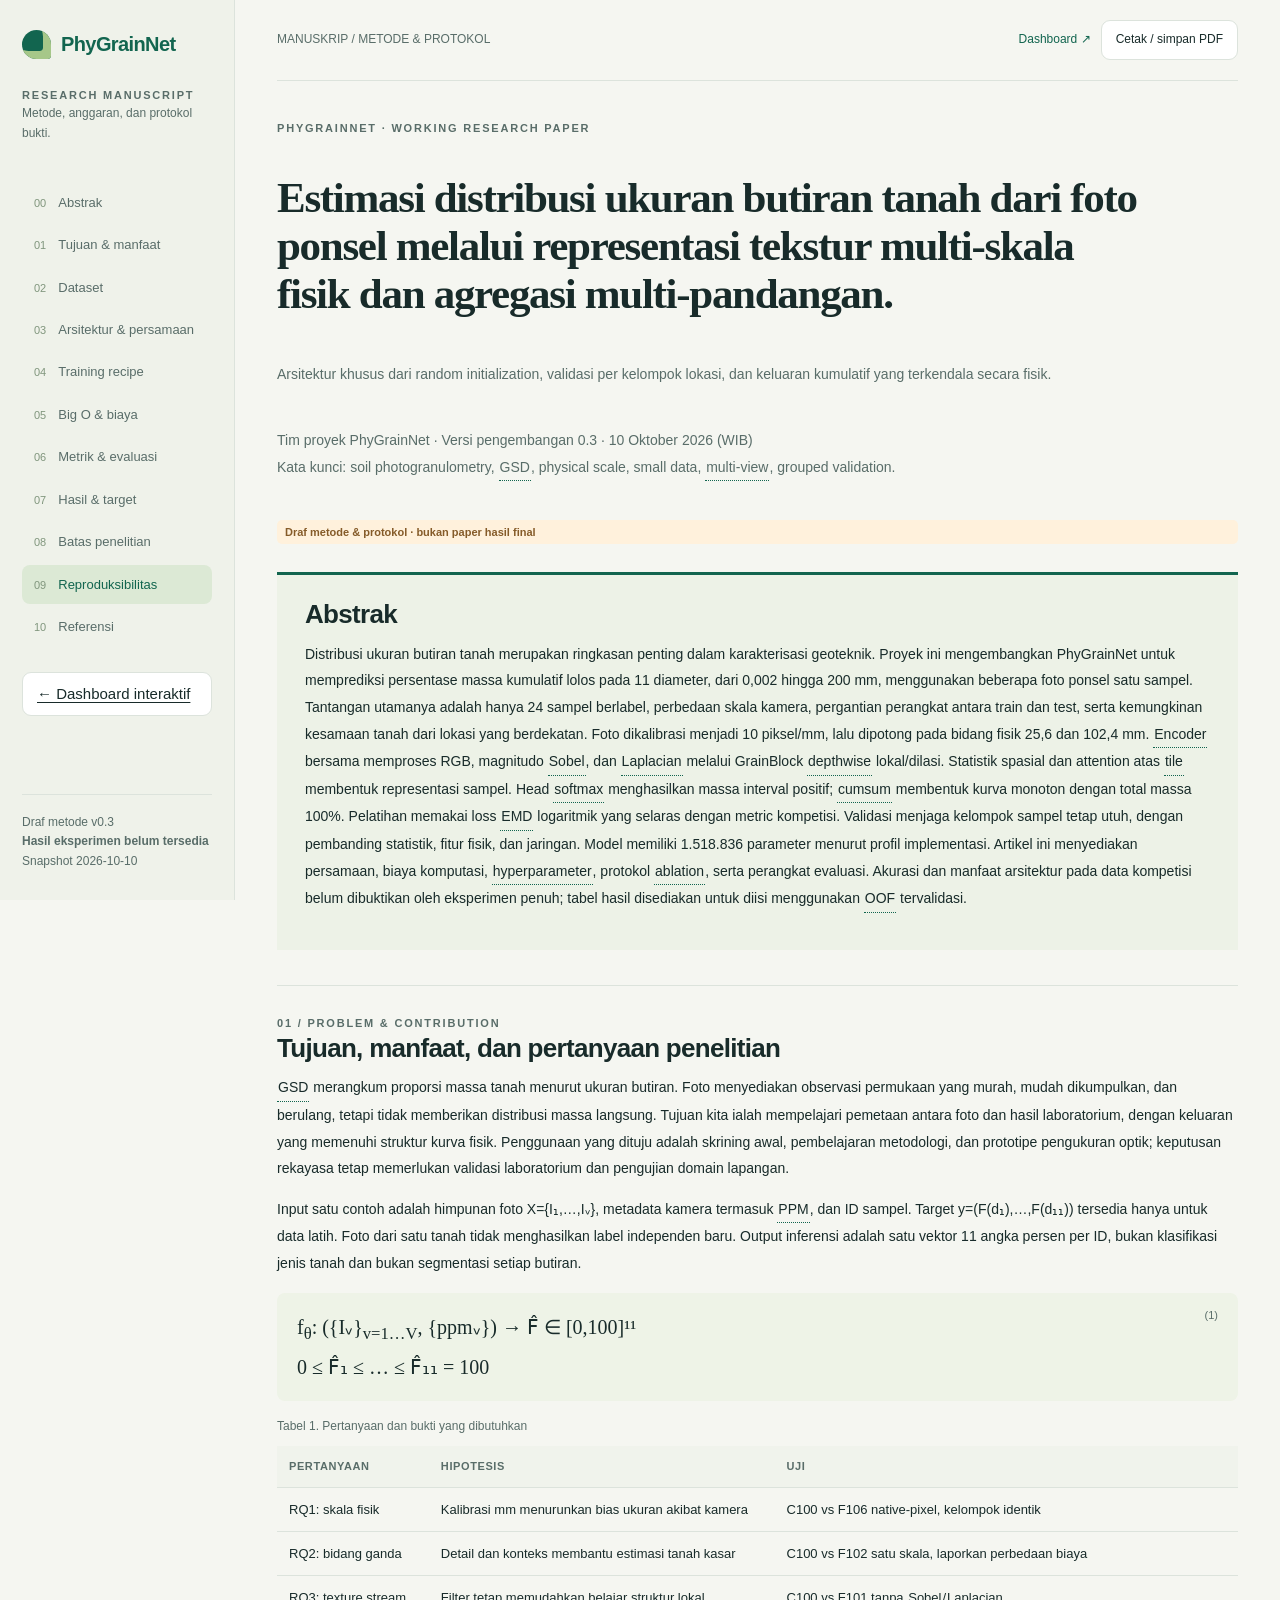
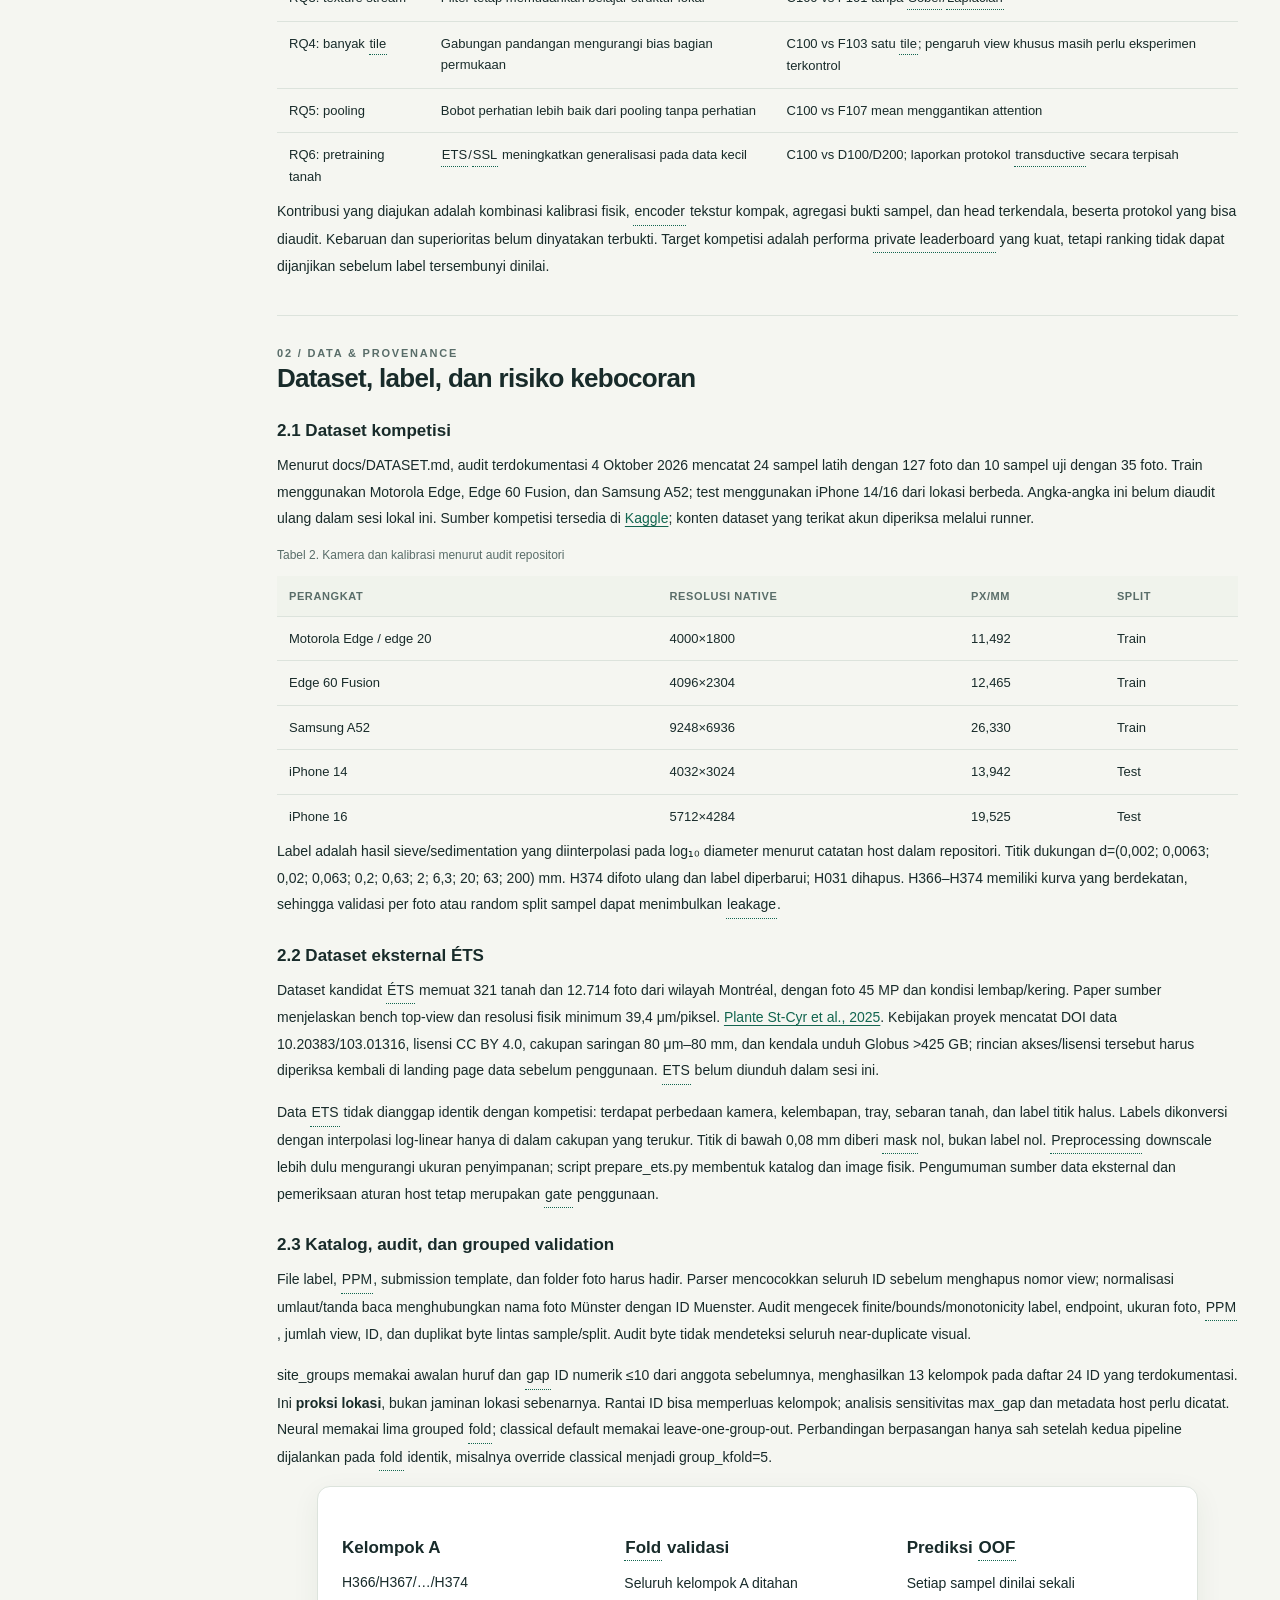
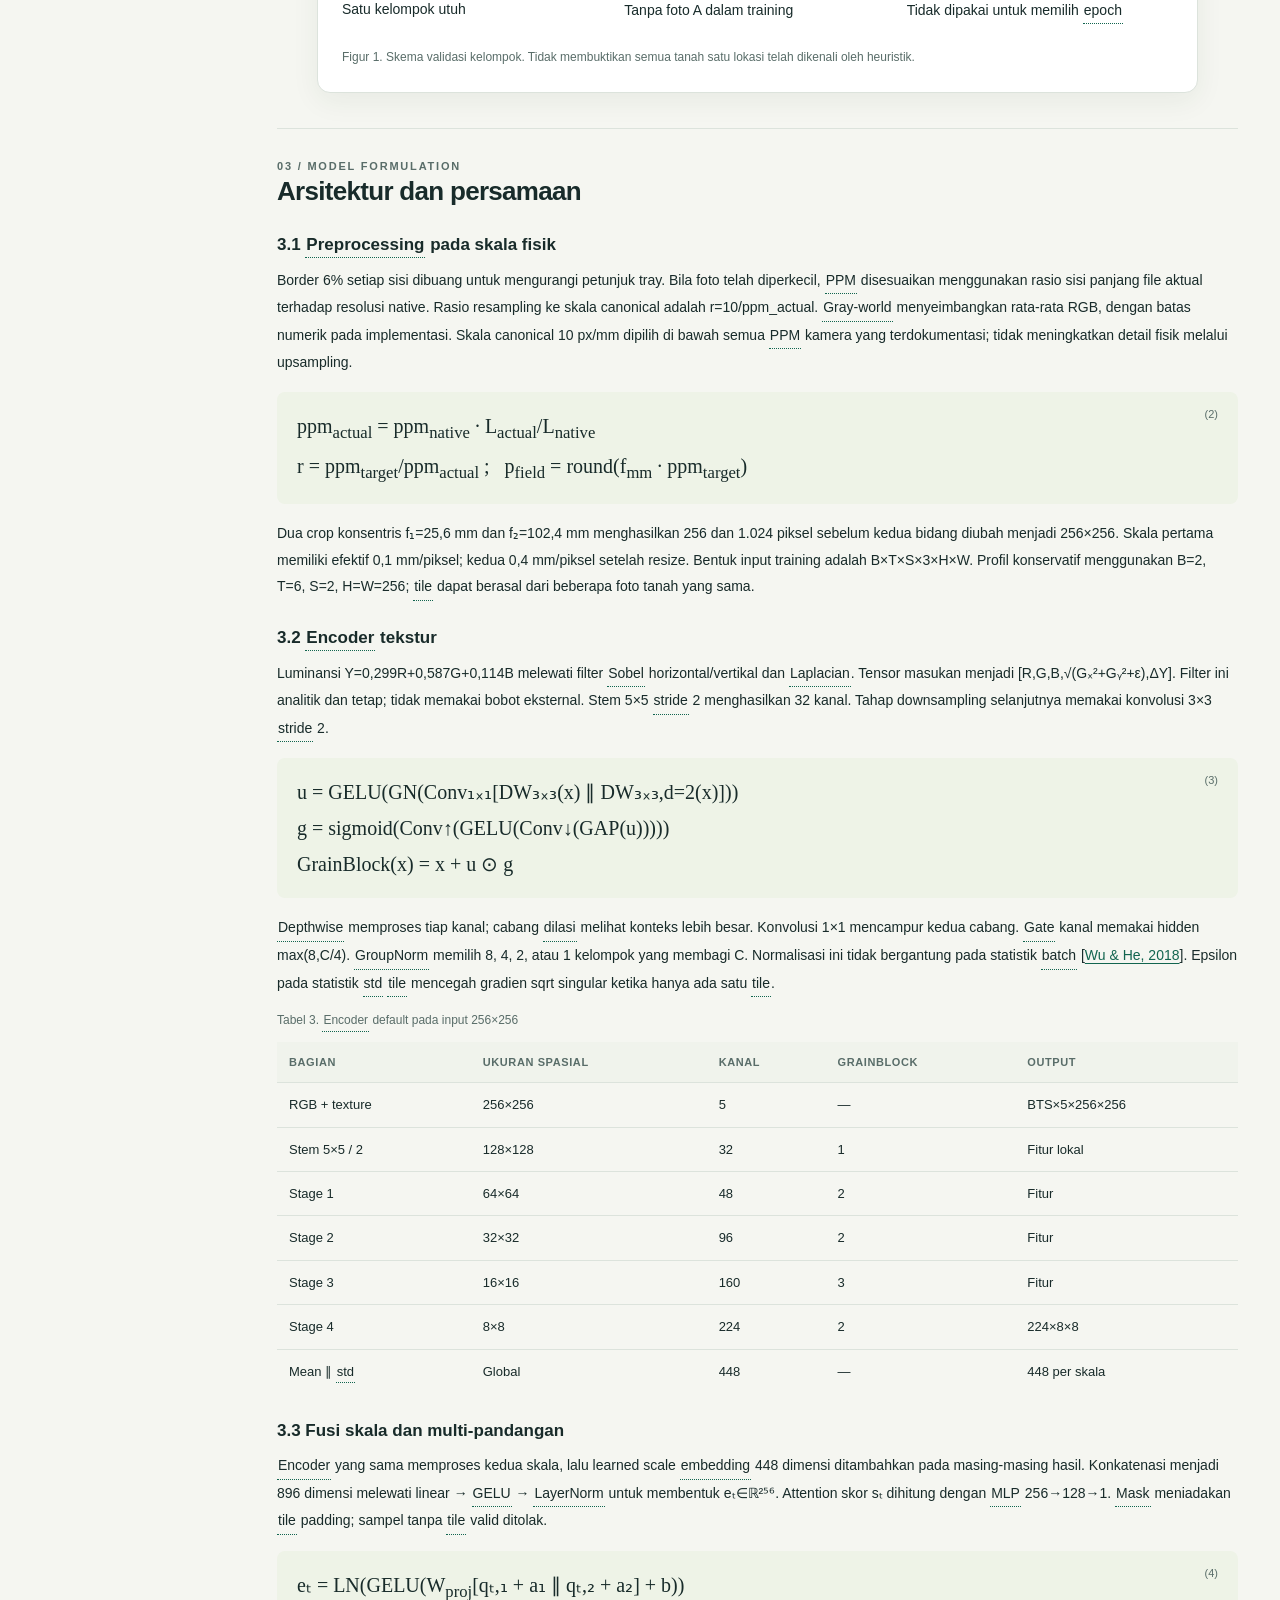
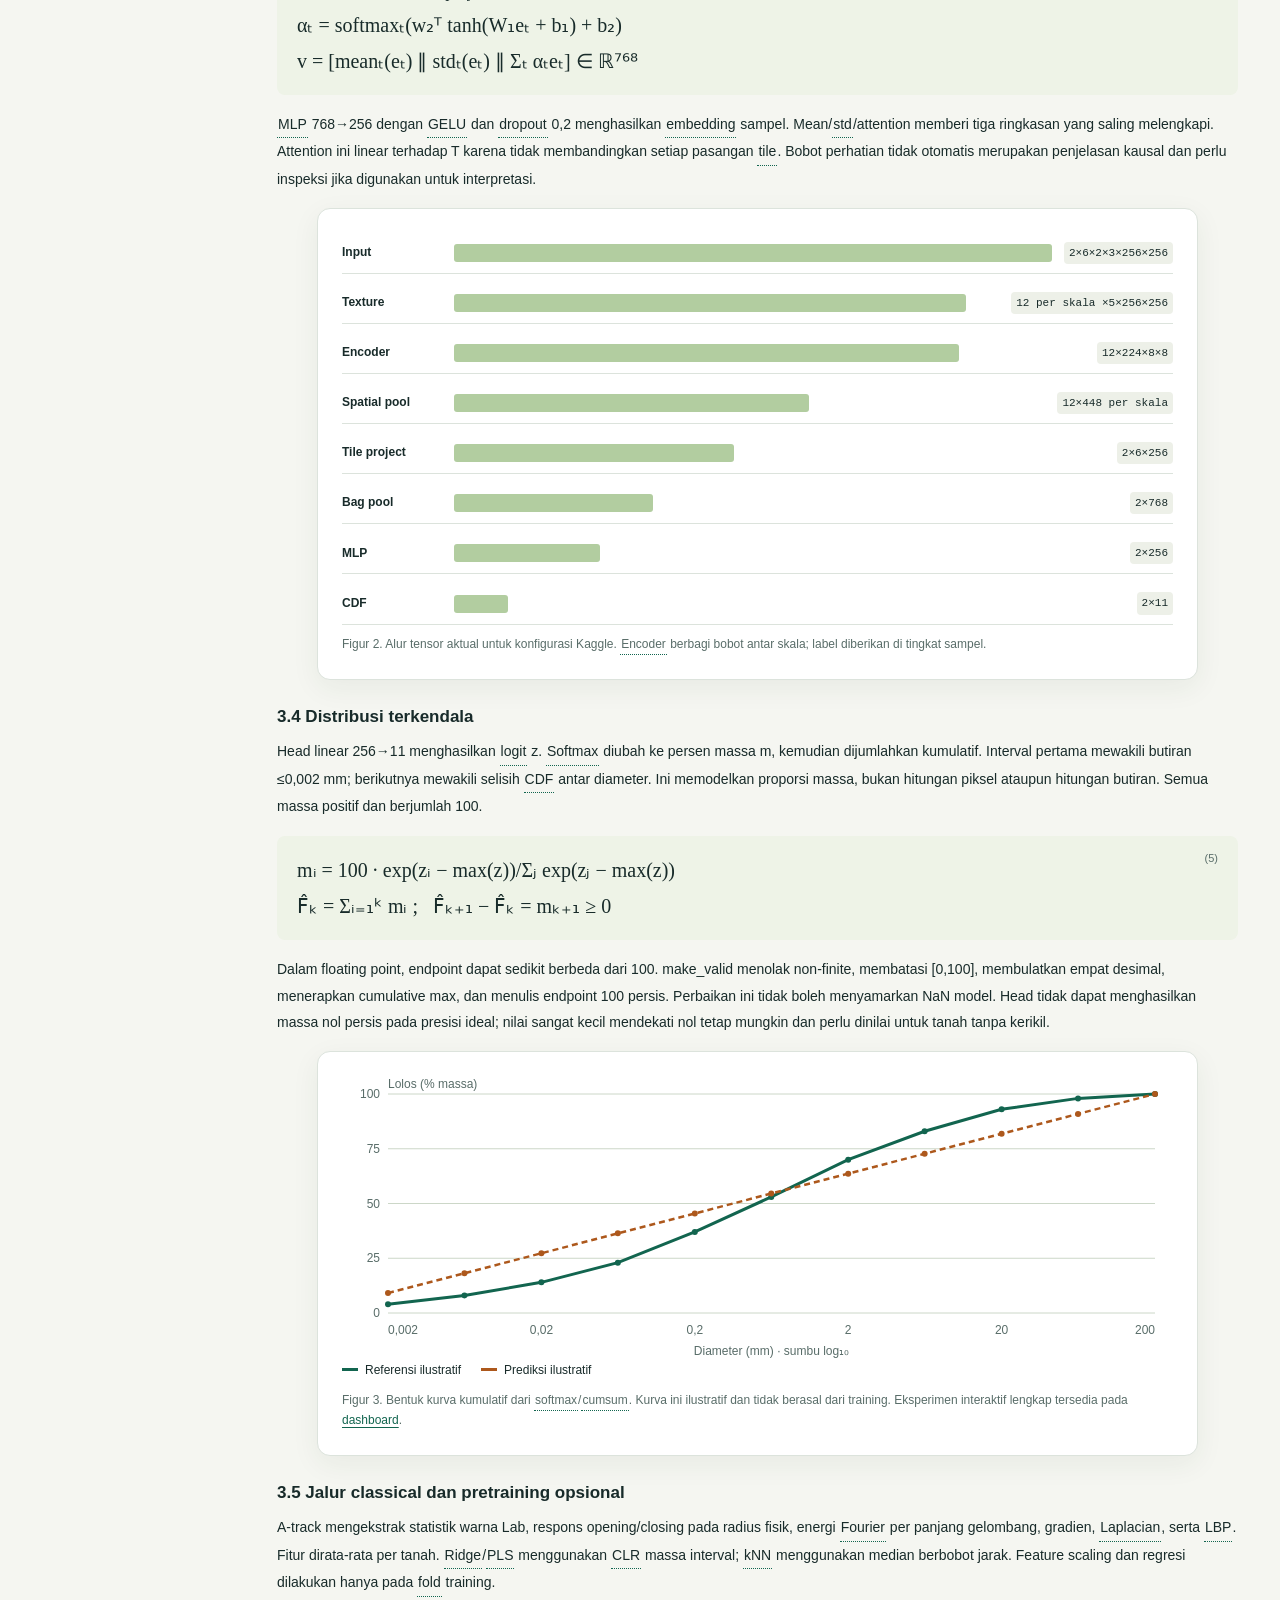
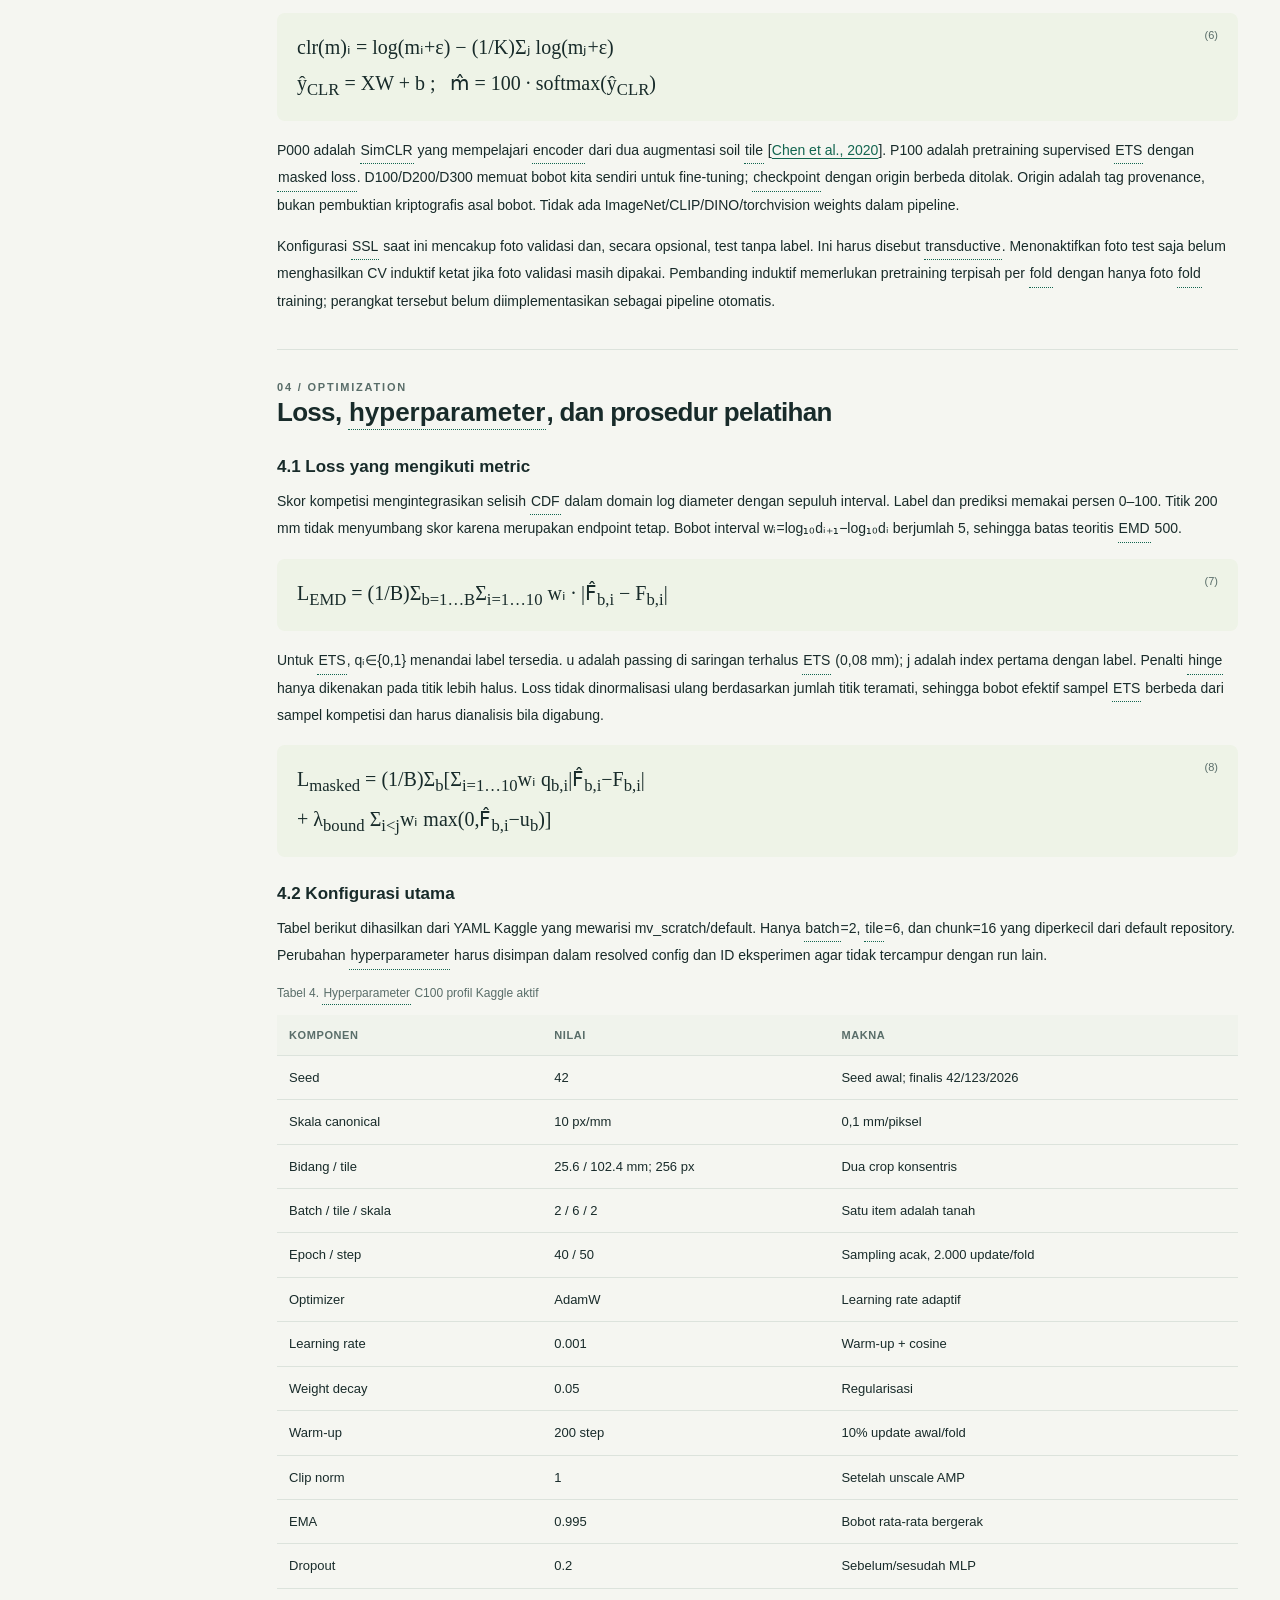
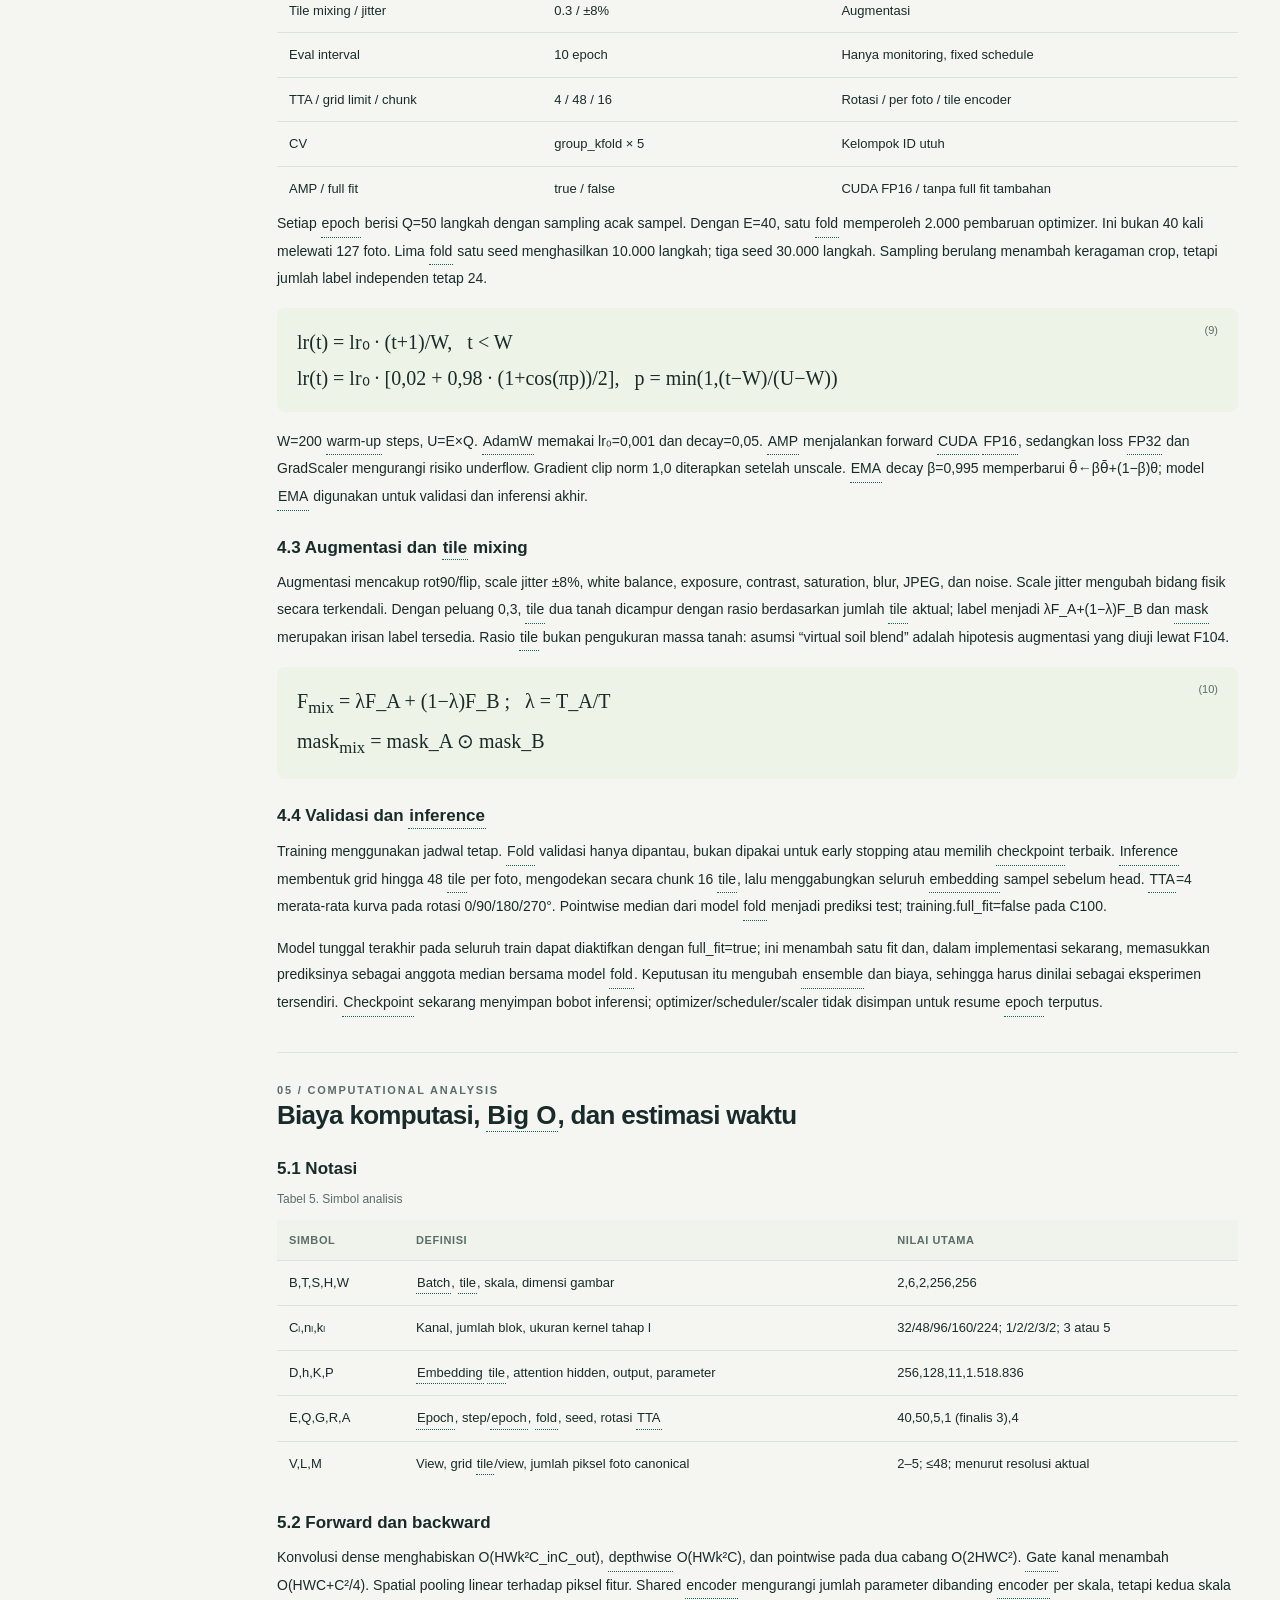
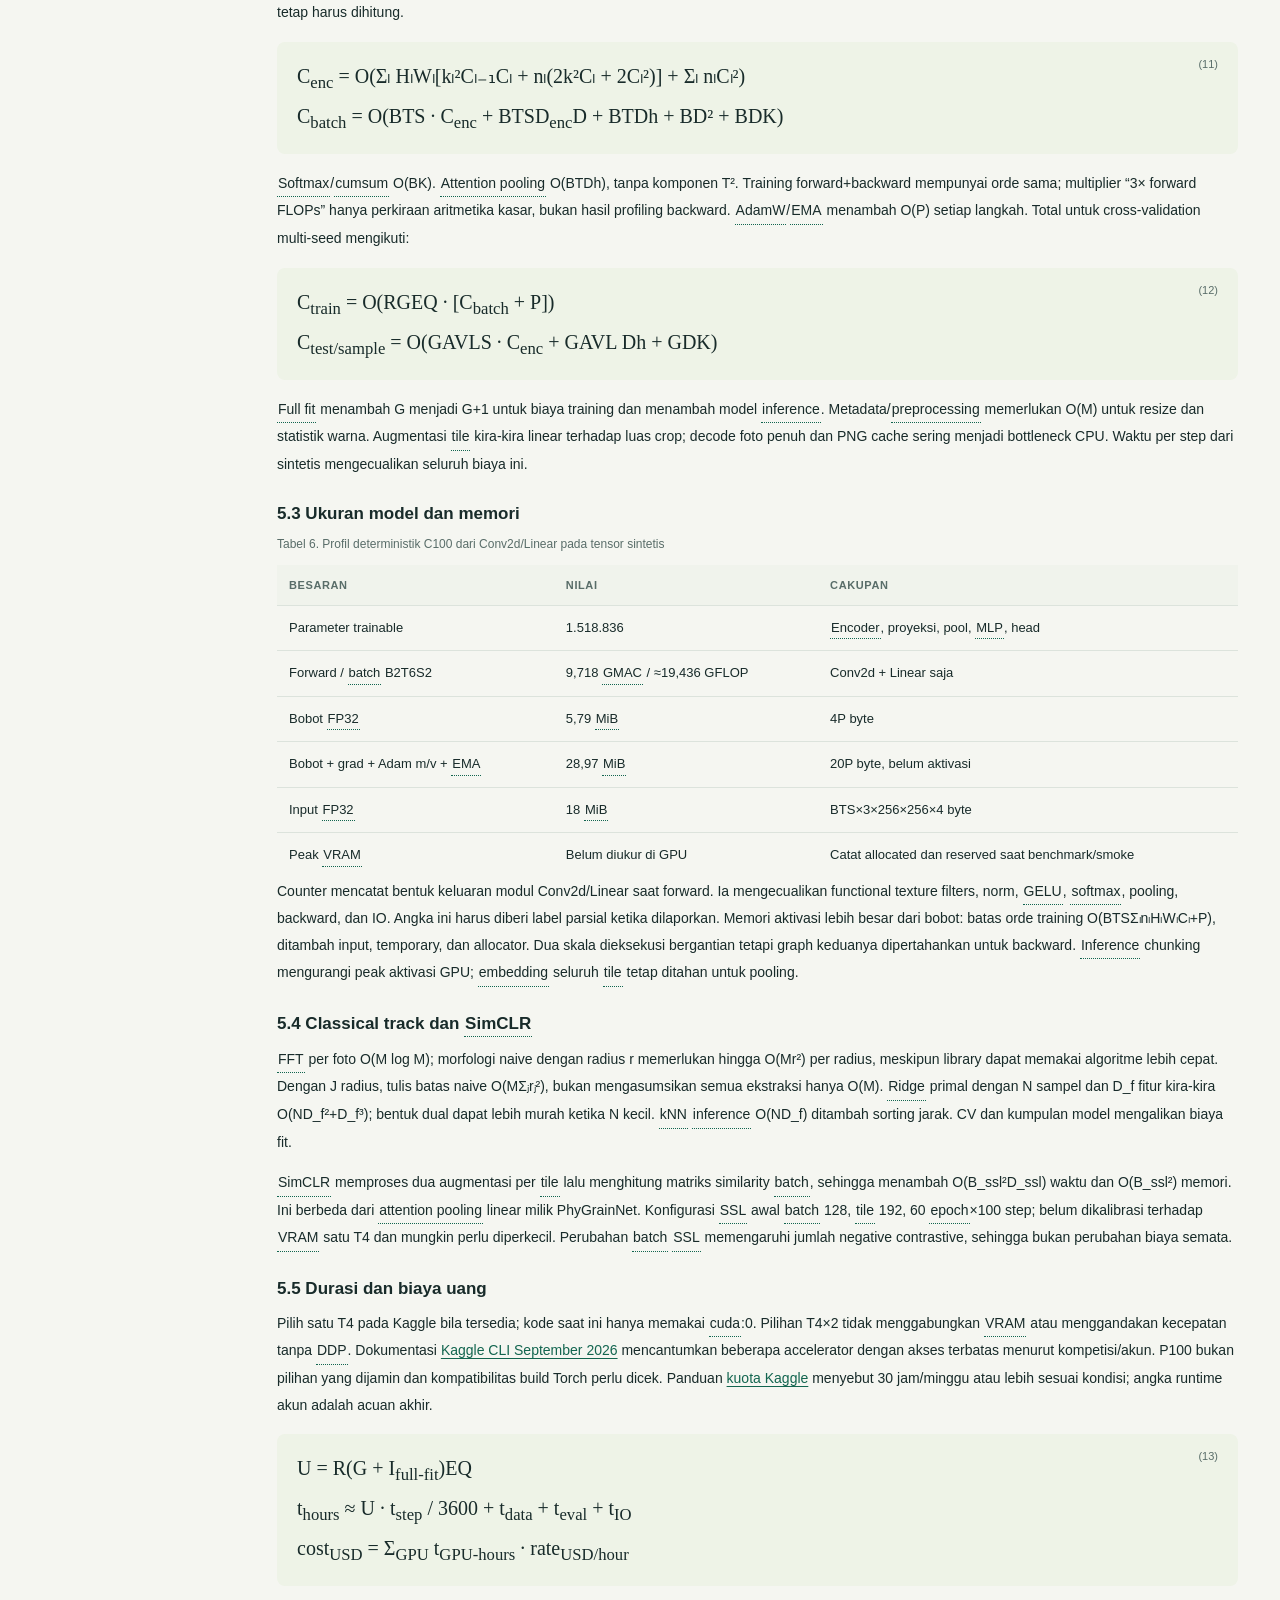
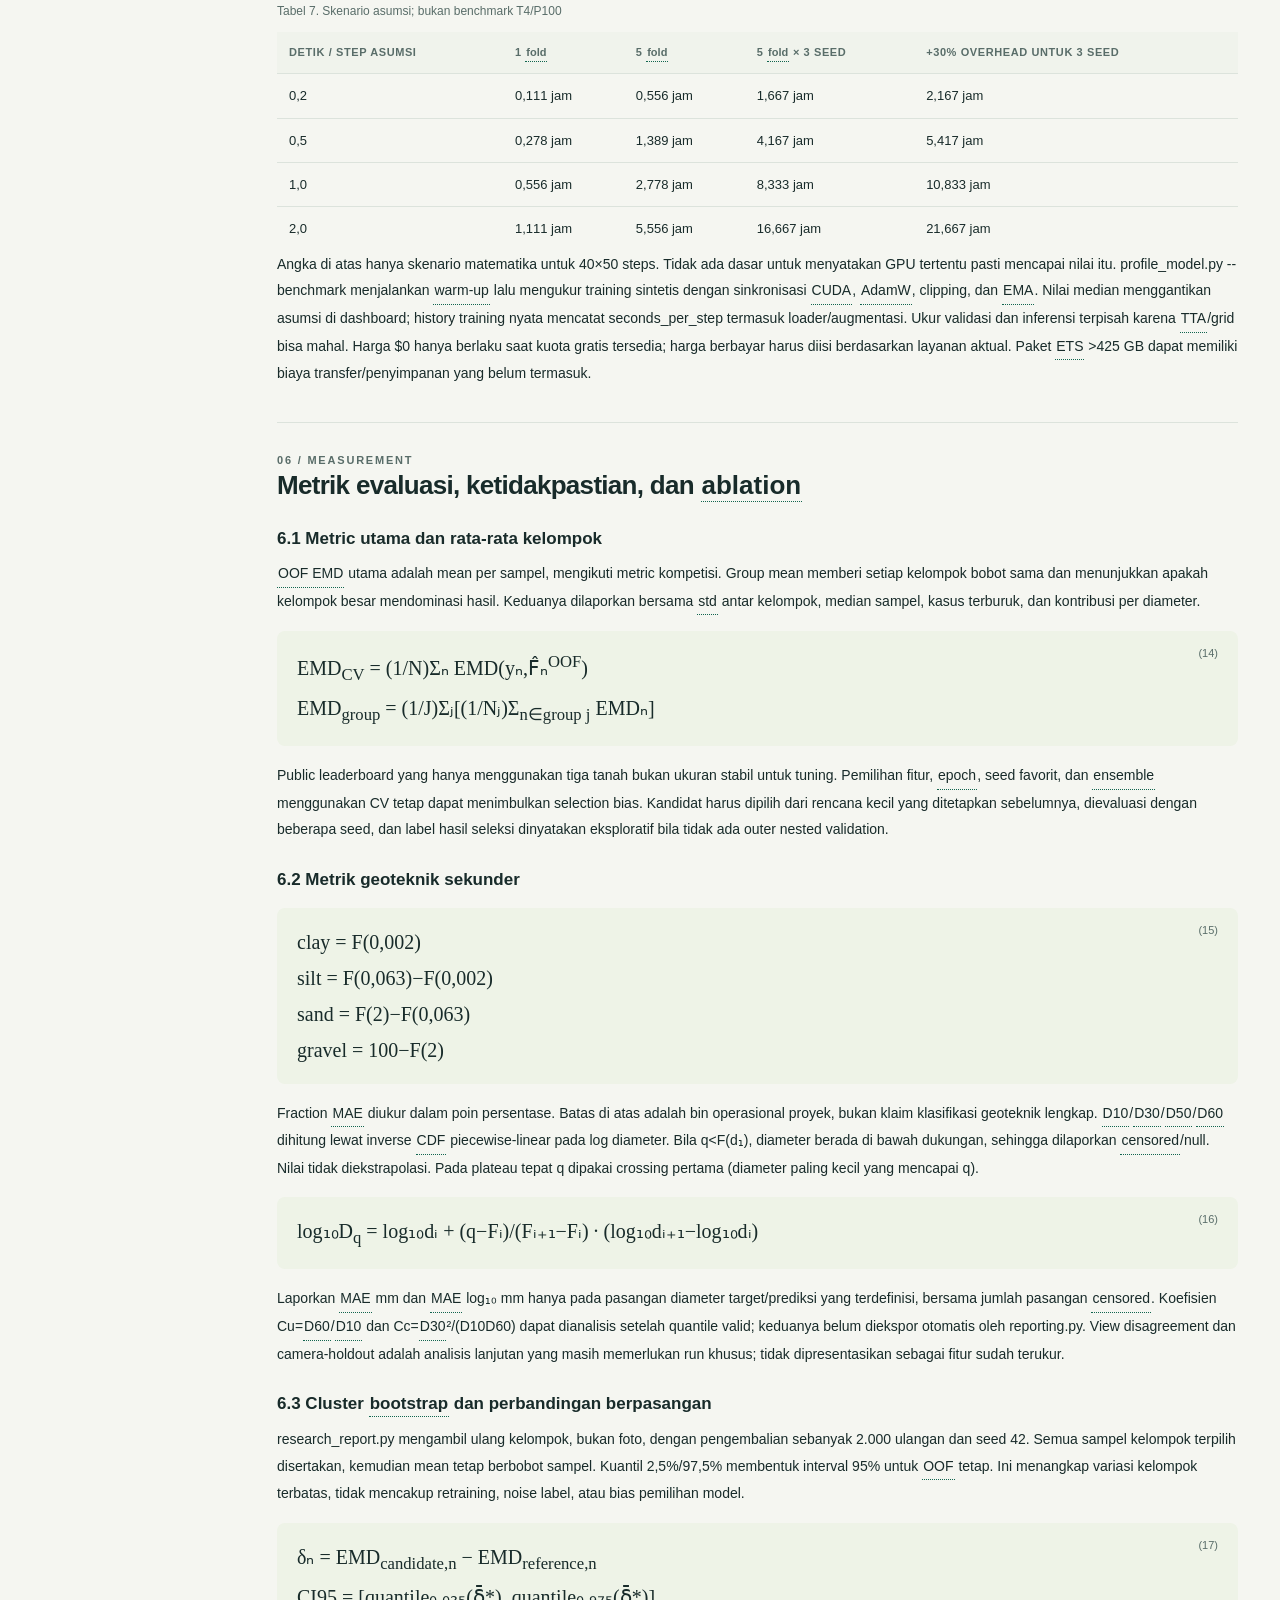
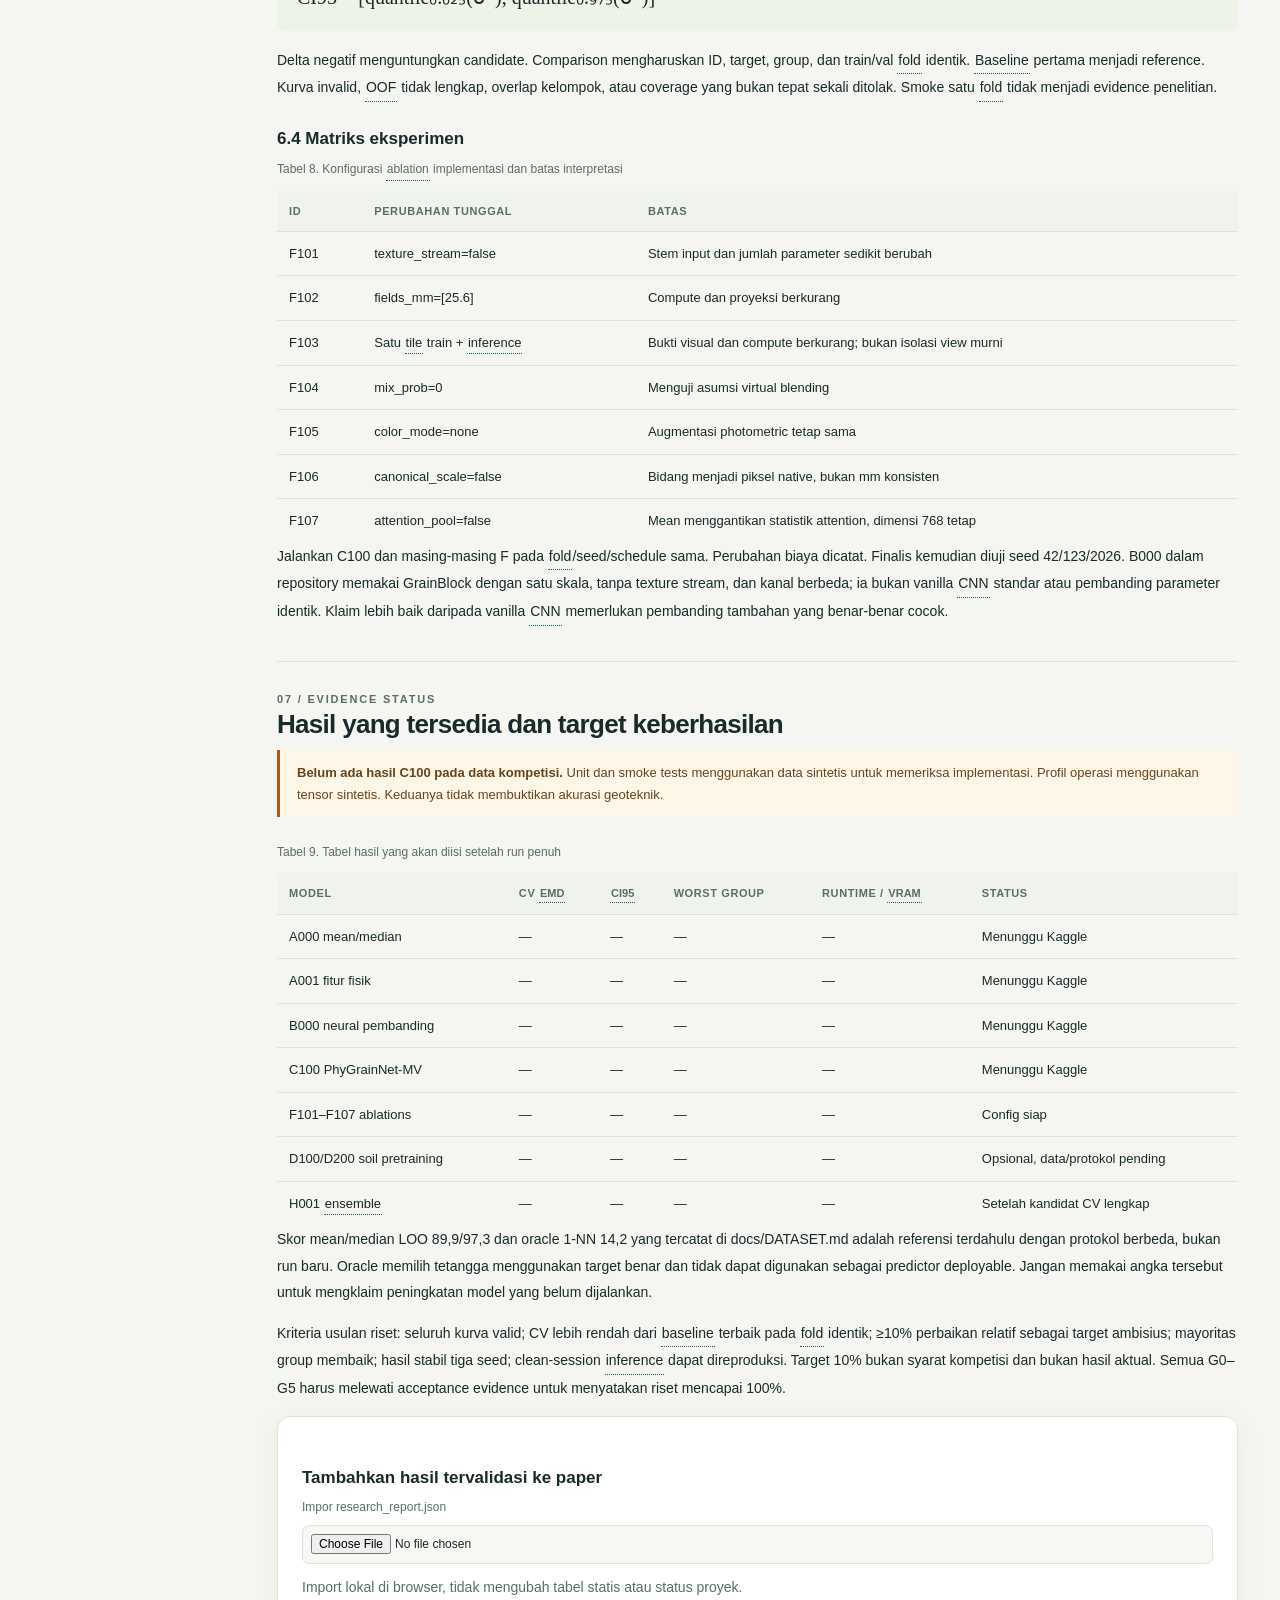
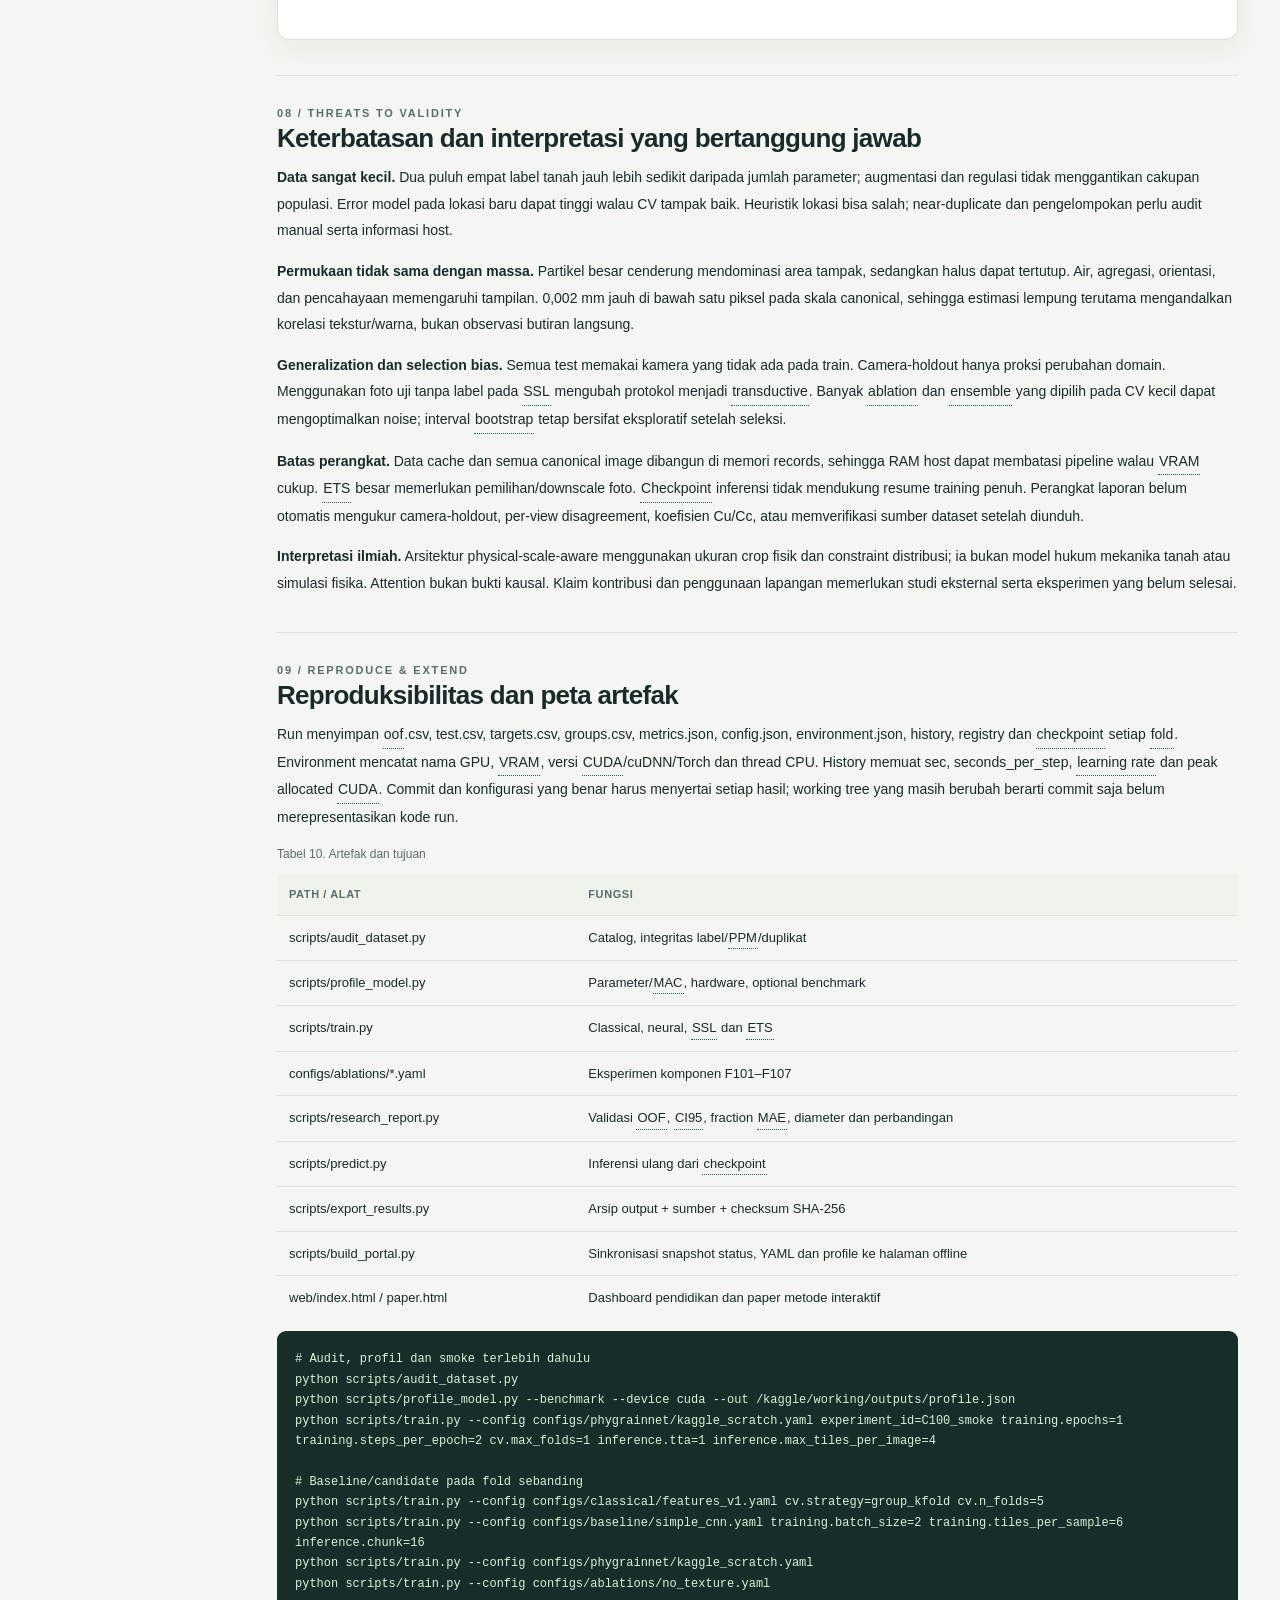
<file: docs/paper.html>
<!doctype html>
<html lang="id"><head><meta charset="utf-8"><meta name="viewport" content="width=device-width,initial-scale=1"><meta name="description" content="Paper metode PhyGrainNet dengan persamaan, dataset, arsitektur, kompleksitas dan protokol evaluasi."><title>PhyGrainNet · Paper metode dan protokol riset</title><style>
/* No remote fonts or CDN dependencies; usable offline. */
:root{color-scheme:light;--ink:#182b2a;--muted:#596d69;--paper:#f5f6f1;--surface:#fff;--line:#dce3dc;--green:#12654f;--lime:#dbeebc;--orange:#ad581c;--blue:#31668c;--purple:#7363a3;--shadow:0 8px 28px #193a2710;font-family:Inter,Segoe UI,Arial,sans-serif;font-size:15px}
*{box-sizing:border-box}body{margin:0;background:var(--paper);color:var(--ink);line-height:1.65}button,input,select{font:inherit}button,a,input,select{touch-action:manipulation}a{color:var(--green);text-underline-offset:3px}button,.action{border:1px solid var(--line);background:var(--surface);color:var(--ink);border-radius:9px;padding:9px 14px;cursor:pointer}button:hover,.action:hover{border-color:var(--green);background:#edf5e8}button:focus-visible,a:focus-visible,input:focus-visible,select:focus-visible{outline:3px solid #d48531;outline-offset:3px}.primary{background:var(--green);color:white;border-color:var(--green)}.primary:hover{background:#0b4d3c;color:white}.skip{position:absolute;top:-60px;left:10px;background:white;padding:10px;z-index:20}.skip:focus{top:10px}
.layout{display:grid;grid-template-columns:235px minmax(0,1fr);min-height:100vh}.sidebar{position:sticky;top:0;height:100vh;padding:28px 22px;border-right:1px solid var(--line);background:#eff2ea;display:flex;flex-direction:column;gap:25px}.brand{font-size:20px;letter-spacing:-.6px;font-weight:750;text-decoration:none;display:flex;align-items:center;gap:10px}.brandmark{width:29px;height:29px;background:var(--green);border-radius:50% 50% 12% 50%;box-shadow:inset -8px -8px #a6c789}.eyebrow{font-size:11px;font-weight:700;letter-spacing:1.8px;text-transform:uppercase;color:var(--muted)}.side-title{font-size:12px;color:var(--muted);margin-bottom:8px}.sidebar nav{display:grid;gap:3px}.sidebar nav a{text-decoration:none;color:var(--muted);padding:9px 12px;border-radius:8px;display:flex;gap:12px;font-size:13px}.sidebar nav a:hover,.sidebar nav a.active{background:#dce9d5;color:var(--green)}.sidebar nav a span{color:#80967d;font-variant-numeric:tabular-nums;font-size:11px;padding-top:2px}.side-bottom{margin-top:auto;font-size:12px;color:var(--muted);border-top:1px solid var(--line);padding-top:18px}.main{min-width:0;padding:0 42px 70px;max-width:1500px;width:100%;margin:auto}.topbar{display:flex;justify-content:space-between;gap:16px;align-items:center;border-bottom:1px solid var(--line);padding:20px 0;font-size:12px;color:var(--muted)}.topbar .actions{display:flex;gap:10px;align-items:center;flex-wrap:wrap}.topbar a{text-decoration:none}.hero{padding:38px 0 28px;display:grid;grid-template-columns:1fr auto;gap:25px;align-items:center}h1{font-size:clamp(30px,3vw,48px);line-height:1.12;letter-spacing:-1.6px;margin:12px 0 18px;max-width:860px}h2{font-size:26px;letter-spacing:-.7px;line-height:1.25;margin:0 0 10px}h3{font-size:17px;line-height:1.4;margin:0 0 9px}h4{font-size:14px;margin:16px 0 6px}p{margin:0 0 14px}.lead{color:var(--muted);max-width:780px;font-size:16px}.hero-orbit{width:132px;height:132px;border:1px solid #b5ccab;border-radius:50%;display:grid;place-items:center;position:relative}.hero-orbit:before{content:'';position:absolute;inset:17px;border:1px dashed #9bbe89;border-radius:50%}.hero-orbit strong{font-size:33px;color:var(--green);line-height:1}.hero-orbit small{display:block;font-size:11px;text-align:center}.notice{border-left:3px solid var(--orange);padding:12px 17px;background:#fff6e8;color:#68431f;font-size:13px;margin-bottom:26px}.badge{display:inline-flex;align-items:center;gap:6px;padding:3px 8px;border-radius:5px;font-size:11px;font-weight:600;background:#e7eedf;color:var(--green)}.badge.pending{background:#fff1dc;color:#855b29}.badge.demo{background:#eaf0f7;color:var(--blue)}.stats{display:grid;grid-template-columns:repeat(4,1fr);gap:14px;margin-bottom:32px}.stat{padding:20px;background:var(--surface);border:1px solid var(--line);border-radius:12px}.stat-label{font-size:12px;color:var(--muted)}.stat strong{display:block;font-size:30px;letter-spacing:-.8px;line-height:1.5}.stat small{font-size:11px;color:var(--muted)}.section{scroll-margin-top:18px;margin:36px 0 0;padding-top:30px;border-top:1px solid var(--line)}.section-head{display:flex;justify-content:space-between;gap:18px;align-items:flex-start;margin-bottom:20px}.section-head p{font-size:13px;color:var(--muted);max-width:780px}.panel{background:var(--surface);border:1px solid var(--line);padding:24px;border-radius:13px;min-width:0;box-shadow:var(--shadow)}.grid2{display:grid;grid-template-columns:1.1fr 1fr;gap:20px}.grid3{display:grid;grid-template-columns:repeat(3,1fr);gap:16px}.plain-list{padding-left:19px;font-size:14px}.plain-list li{margin-bottom:8px}.muted{color:var(--muted)}.small{font-size:12px}.mono,code,pre{font-family:Consolas,Cascadia Mono,monospace;font-size:12px}code{background:#edf0e8;border-radius:4px;padding:2px 5px;overflow-wrap:anywhere}pre{background:#172d2a;color:#def0d8;border-radius:9px;padding:18px;white-space:pre-wrap;overflow-wrap:anywhere;line-height:1.7}pre code{padding:0;background:none;color:inherit}.table-wrap{overflow-x:auto}table{border-collapse:collapse;width:100%;font-size:13px}th{text-align:left;font-size:11px;letter-spacing:.6px;text-transform:uppercase;color:var(--muted);background:#f0f3ec}td,th{padding:11px 12px;border-bottom:1px solid var(--line);vertical-align:top}tbody tr:last-child td{border-bottom:0}caption{text-align:left;font-size:12px;margin-bottom:10px;color:var(--muted)}.progress{height:6px;background:#e9eee2;border-radius:5px;overflow:hidden;margin:10px 0}.progress span{display:block;height:100%;background:var(--green)}.flow{display:grid;grid-template-columns:repeat(6,1fr);gap:13px;margin:18px 0 22px}.flow button{position:relative;text-align:left;min-height:110px;border-color:#d5ddcc;padding:15px 12px}.flow button:not(:last-child):after{content:'→';position:absolute;right:-14px;top:40px;color:#92a08e;z-index:1}.flow button[aria-pressed=true]{background:var(--green);color:#fff;border-color:var(--green)}.flow .step-num{display:block;font-size:11px;opacity:.7}.flow strong{font-size:13px;display:block;margin:8px 0}.flow small{font-size:10px;line-height:1.5;display:block;opacity:.8}.flow-detail{display:grid;grid-template-columns:1fr 1fr;gap:20px}.io{border-left:2px solid #afc795;padding-left:15px}.io strong{display:block;color:var(--green);font-size:12px}.io p{font-size:13px;margin-top:6px}.shape-track{display:grid;gap:9px}.shape-row{display:grid;grid-template-columns:100px 1fr auto;gap:12px;align-items:center;border-bottom:1px solid var(--line);padding:9px 0;font-size:12px}.shape-row span:nth-child(2){height:18px;background:#b2cda0;border-radius:3px;min-width:12px}.shape-row code{font-size:11px}.term{display:inline;border:0;border-bottom:1px dotted var(--green);border-radius:0;background:none;color:inherit;padding:0 1px;line-height:inherit;font:inherit;cursor:help}.term:hover{background:#e7efdd}.term-tip{position:fixed;z-index:99;max-width:330px;width:max-content;background:#183c31;color:white;border-radius:8px;padding:12px 16px;font-size:13px;box-shadow:0 6px 24px #0003;pointer-events:none;line-height:1.6}.term-tip[hidden]{display:none}.form-grid{display:grid;grid-template-columns:repeat(3,1fr);gap:14px}label{display:block;font-size:12px;color:var(--muted)}label input:not([type=checkbox]),label select{display:block;width:100%;margin-top:7px;border:1px solid var(--line);background:#f7f8f3;border-radius:7px;padding:8px;color:var(--ink)}input[type=range]{accent-color:var(--green);padding:0!important;background:none!important}.control-row{display:flex;gap:12px;flex-wrap:wrap;align-items:center;margin:14px 0}.result-line{padding:14px 0;margin-top:14px;border-top:1px solid var(--line);color:var(--green);font-weight:650}.chart{width:100%;height:auto;display:block;min-height:220px}.chart text{font:12px Segoe UI,Arial,sans-serif;fill:var(--muted)}.chart .axis{stroke:#ccd7c8;stroke-width:1}.chart .target{stroke:var(--green);fill:none;stroke-width:3}.chart .prediction{stroke:var(--orange);fill:none;stroke-width:2.5;stroke-dasharray:6 4}.legend{display:flex;flex-wrap:wrap;gap:20px;font-size:12px}.legend span:before{content:'';display:inline-block;width:16px;height:3px;background:var(--green);margin:0 7px 3px 0}.legend span:nth-child(2):before{background:var(--orange)}.mass-controls{display:grid;grid-template-columns:repeat(11,minmax(0,1fr));gap:7px;margin:14px 0}.mass-controls input{width:100%;padding:5px!important;font-size:11px}.mass-controls label{text-align:center;font-size:9px;color:var(--muted)}.fraction-bar{display:flex;min-height:30px;overflow:hidden;border-radius:6px;margin:14px 0}.fraction-bar span{display:grid;place-items:center;font-size:11px;color:#fff}.fraction-bar span:nth-child(1){background:var(--purple)}.fraction-bar span:nth-child(2){background:var(--blue)}.fraction-bar span:nth-child(3){background:var(--orange)}.fraction-bar span:nth-child(4){background:var(--green)}.roadmap{display:grid;grid-template-columns:repeat(3,1fr);gap:15px}.roadmap article{border-top:3px solid #bad3a6;padding:17px 0}.roadmap article.pending{border-color:#e2c191}.roadmap h3{font-size:14px}.equation{font-family:Cambria,Georgia,serif;font-size:20px;line-height:1.8;padding:16px 20px;background:#eef3e7;border-radius:8px;margin:16px 0;overflow-wrap:anywhere}.equation .number{float:right;font:11px Segoe UI,sans-serif;color:var(--muted)}.caption{font-size:12px;color:var(--muted);margin-top:10px}.glossary{display:grid;grid-template-columns:repeat(2,1fr);gap:12px}.glossary article{border-bottom:1px solid var(--line);padding:10px 0}.glossary h3{font-size:14px}.glossary p{font-size:12px;color:var(--muted);margin:0}.search{width:100%;max-width:420px;padding:11px 14px;border-radius:8px;border:1px solid var(--line);margin:10px 0 16px}.file-input{display:block;padding:12px;border:1px dashed #bacbb2;border-radius:8px;width:100%;font-size:12px}.paper .main{max-width:1170px}.paper h1{font-family:Georgia,Cambria,serif;letter-spacing:-1.3px;font-size:43px}.paper .article-body p{font-size:14px;line-height:1.9}.paper .article-body h3{margin-top:25px}.paper .hero{grid-template-columns:1fr}.paper .abstract{background:#edf2e7;border-top:3px solid var(--green);padding:23px 28px}.paper .section{padding-top:28px;margin-top:35px}.references li{margin:10px 0;font-size:12px;overflow-wrap:anywhere}.footer{margin-top:40px;padding-top:20px;border-top:1px solid var(--line);font-size:12px;color:var(--muted)}[hidden]{display:none!important}.error{color:#a03921}.result-chart{margin-top:20px}details{margin:12px 0;border-top:1px solid var(--line);padding:12px 0}summary{cursor:pointer;font-weight:600;font-size:13px}.mobile-brand{display:none}
@media(max-width:1150px){.main{padding:0 25px 50px}.layout{grid-template-columns:205px 1fr}.sidebar{padding:24px 15px}.flow{grid-template-columns:repeat(3,1fr)}.flow button:nth-child(3):after{content:none}.stats{gap:9px}.stat{padding:16px}.stat strong{font-size:26px}.grid2{grid-template-columns:1fr}.shape-row{grid-template-columns:95px 1fr auto}}
@media(max-width:760px){.layout{display:block}.sidebar{position:static;height:auto;padding:16px 18px;border-right:0;border-bottom:1px solid var(--line);gap:12px}.sidebar nav{display:flex;overflow-x:auto;gap:3px}.sidebar nav a{white-space:nowrap;padding:7px 10px}.sidebar nav a span,.side-title,.side-bottom{display:none}.main{padding:0 18px 35px}.hero{padding:25px 0 20px;grid-template-columns:1fr}.hero-orbit{display:none}.stats{grid-template-columns:repeat(2,1fr)}.section-head{display:block}.grid3,.roadmap{grid-template-columns:1fr}.form-grid{grid-template-columns:repeat(2,1fr)}.flow-detail{grid-template-columns:1fr}.topbar{flex-wrap:wrap}.glossary{grid-template-columns:1fr}.mass-controls{grid-template-columns:repeat(4,1fr)}.mass-controls label{font-size:11px}.mass-controls input{font-size:14px}.panel{padding:18px}.paper h1{font-size:32px}.equation{font-size:18px}.paper .abstract{padding:18px}.chart text{font-size:12px}}
@media(max-width:390px){.main{padding-inline:12px}.flow{grid-template-columns:repeat(2,1fr)}.flow button:nth-child(3):after{content:'→'}.flow button:nth-child(even):after{content:none}.form-grid{grid-template-columns:1fr}.shape-row{grid-template-columns:70px 1fr}.shape-row code{grid-column:1/-1}.topbar{font-size:11px}.stats{gap:8px}.stat{padding:12px}.stat strong{font-size:24px}h1{font-size:30px}.equation .number{float:none;display:block}}
@media(prefers-reduced-motion:reduce){*{scroll-behavior:auto!important;transition:none!important}}
.term-tip{max-width:min(330px,calc(100vw - 16px))}
@media print{body{background:white;font-size:11pt}.layout{display:block}.sidebar,.topbar,.print-hide,.term-tip,.control-row,.file-input{display:none!important}.main{max-width:none!important;padding:0}.hero{padding:10px 0}.paper h1{font-size:27pt}.section{break-before:auto;border-top:1px solid #bbb}.panel,.stat{box-shadow:none}.term{border:0}.equation{background:#f4f4f4}.table-wrap{overflow:visible}table{font-size:9pt}tr,.equation,figure{break-inside:avoid}a{color:inherit}.abstract{background:#f4f4f4!important}.paper .article-body p{font-size:10pt;line-height:1.65}.chart{min-height:0}.glossary{grid-template-columns:repeat(2,1fr)}.mass-controls{display:none}}

</style></head>
<body class="paper"><a class="skip" href="#main">Lewati navigasi</a><div class="layout"><aside class="sidebar"><a class="brand" href="dashboard.html"><span class="brandmark" aria-hidden="true"></span>PhyGrainNet</a><div><div class="eyebrow">Research manuscript</div><p class="small muted">Metode, anggaran, dan protokol bukti.</p></div><nav aria-label="Daftar isi paper"><a href="#abstract"><span>00</span>Abstrak</a><a href="#introduction"><span>01</span>Tujuan & manfaat</a><a href="#data"><span>02</span>Dataset</a><a href="#method"><span>03</span>Arsitektur & persamaan</a><a href="#training"><span>04</span>Training recipe</a><a href="#complexity"><span>05</span>Big O & biaya</a><a href="#evaluation"><span>06</span>Metrik & evaluasi</a><a href="#results"><span>07</span>Hasil & target</a><a href="#limitations"><span>08</span>Batas penelitian</a><a href="#reproducibility"><span>09</span>Reproduksibilitas</a><a href="#references"><span>10</span>Referensi</a></nav><a class="action" href="dashboard.html">← Dashboard interaktif</a><div class="side-bottom">Draf metode v0.3<br><strong>Hasil eksperimen belum tersedia</strong><br>Snapshot <span data-snapshot-date></span></div></aside><main id="main" class="main article-body"><header class="topbar"><span>MANUSKRIP / METODE & PROTOKOL</span><div class="actions"><a href="dashboard.html">Dashboard ↗</a><button type="button" data-print>Cetak / simpan PDF</button></div></header>
<section class="hero"><div class="eyebrow">PhyGrainNet · Working research paper</div><h1>Estimasi distribusi ukuran butiran tanah dari foto ponsel melalui representasi tekstur multi-skala fisik dan agregasi multi-pandangan.</h1><p class="lead">Arsitektur khusus dari random initialization, validasi per kelompok lokasi, dan keluaran kumulatif yang terkendala secara fisik.</p><p class="small muted">Tim proyek PhyGrainNet · Versi pengembangan 0.3 · 10 Oktober 2026 (WIB)<br>Kata kunci: soil photogranulometry, GSD, physical scale, small data, multi-view, grouped validation.</p><span class="badge pending">Draf metode & protokol · bukan paper hasil final</span></section>
<section id="abstract" class="abstract"><h2>Abstrak</h2><p>Distribusi ukuran butiran tanah merupakan ringkasan penting dalam karakterisasi geoteknik. Proyek ini mengembangkan PhyGrainNet untuk memprediksi persentase massa kumulatif lolos pada 11 diameter, dari 0,002 hingga 200 mm, menggunakan beberapa foto ponsel satu sampel. Tantangan utamanya adalah hanya 24 sampel berlabel, perbedaan skala kamera, pergantian perangkat antara train dan test, serta kemungkinan kesamaan tanah dari lokasi yang berdekatan. Foto dikalibrasi menjadi 10 piksel/mm, lalu dipotong pada bidang fisik 25,6 dan 102,4 mm. Encoder bersama memproses RGB, magnitudo Sobel, dan Laplacian melalui GrainBlock depthwise lokal/dilasi. Statistik spasial dan attention atas tile membentuk representasi sampel. Head softmax menghasilkan massa interval positif; cumsum membentuk kurva monoton dengan total massa 100%. Pelatihan memakai loss EMD logaritmik yang selaras dengan metric kompetisi. Validasi menjaga kelompok sampel tetap utuh, dengan pembanding statistik, fitur fisik, dan jaringan. Model memiliki 1.518.836 parameter menurut profil implementasi. Artikel ini menyediakan persamaan, biaya komputasi, hyperparameter, protokol ablation, serta perangkat evaluasi. Akurasi dan manfaat arsitektur pada data kompetisi belum dibuktikan oleh eksperimen penuh; tabel hasil disediakan untuk diisi menggunakan OOF tervalidasi.</p></section>

<section class="section" id="introduction"><div class="eyebrow">01 / Problem & contribution</div><h2>Tujuan, manfaat, dan pertanyaan penelitian</h2><p><span data-term="GSD">GSD</span> merangkum proporsi massa tanah menurut ukuran butiran. Foto menyediakan observasi permukaan yang murah, mudah dikumpulkan, dan berulang, tetapi tidak memberikan distribusi massa langsung. Tujuan kita ialah mempelajari pemetaan antara foto dan hasil laboratorium, dengan keluaran yang memenuhi struktur kurva fisik. Penggunaan yang dituju adalah skrining awal, pembelajaran metodologi, dan prototipe pengukuran optik; keputusan rekayasa tetap memerlukan validasi laboratorium dan pengujian domain lapangan.</p><p>Input satu contoh adalah himpunan foto X={I₁,…,Iᵥ}, metadata kamera termasuk <span data-term="PPM">PPM</span>, dan ID sampel. Target y=(F(d₁),…,F(d₁₁)) tersedia hanya untuk data latih. Foto dari satu tanah tidak menghasilkan label independen baru. Output inferensi adalah satu vektor 11 angka persen per ID, bukan klasifikasi jenis tanah dan bukan segmentasi setiap butiran.</p>
<div class="equation"><span class="number">(1)</span>f<sub>θ</sub>: ({Iᵥ}<sub>v=1…V</sub>, {ppmᵥ}) → F̂ ∈ [0,100]¹¹<br>0 ≤ F̂₁ ≤ … ≤ F̂₁₁ = 100</div>
<div class="table-wrap"><table><caption>Tabel 1. Pertanyaan dan bukti yang dibutuhkan</caption><thead><tr><th>Pertanyaan</th><th>Hipotesis</th><th>Uji</th></tr></thead><tbody><tr><td>RQ1: skala fisik</td><td>Kalibrasi mm menurunkan bias ukuran akibat kamera</td><td>C100 vs F106 native-pixel, kelompok identik</td></tr><tr><td>RQ2: bidang ganda</td><td>Detail dan konteks membantu estimasi tanah kasar</td><td>C100 vs F102 satu skala, laporkan perbedaan biaya</td></tr><tr><td>RQ3: texture stream</td><td>Filter tetap memudahkan belajar struktur lokal</td><td>C100 vs F101 tanpa Sobel/Laplacian</td></tr><tr><td>RQ4: banyak tile</td><td>Gabungan pandangan mengurangi bias bagian permukaan</td><td>C100 vs F103 satu tile; pengaruh view khusus masih perlu eksperimen terkontrol</td></tr><tr><td>RQ5: pooling</td><td>Bobot perhatian lebih baik dari pooling tanpa perhatian</td><td>C100 vs F107 mean menggantikan attention</td></tr><tr><td>RQ6: pretraining tanah</td><td>ETS/SSL meningkatkan generalisasi pada data kecil</td><td>C100 vs D100/D200; laporkan protokol transductive secara terpisah</td></tr></tbody></table></div>
<p>Kontribusi yang diajukan adalah kombinasi kalibrasi fisik, encoder tekstur kompak, agregasi bukti sampel, dan head terkendala, beserta protokol yang bisa diaudit. Kebaruan dan superioritas belum dinyatakan terbukti. Target kompetisi adalah performa <span data-term="private leaderboard">private leaderboard</span> yang kuat, tetapi ranking tidak dapat dijanjikan sebelum label tersembunyi dinilai.</p></section>

<section class="section" id="data"><div class="eyebrow">02 / Data & provenance</div><h2>Dataset, label, dan risiko kebocoran</h2><h3>2.1 Dataset kompetisi</h3><p>Menurut docs/DATASET.md, audit terdokumentasi 4 Oktober 2026 mencatat 24 sampel latih dengan 127 foto dan 10 sampel uji dengan 35 foto. Train menggunakan Motorola Edge, Edge 60 Fusion, dan Samsung A52; test menggunakan iPhone 14/16 dari lokasi berbeda. Angka-angka ini belum diaudit ulang dalam sesi lokal ini. Sumber kompetisi tersedia di <a href="https://www.kaggle.com/competitions/soil-grain-size-from-photos">Kaggle</a>; konten dataset yang terikat akun diperiksa melalui runner.</p>
<div class="table-wrap"><table><caption>Tabel 2. Kamera dan kalibrasi menurut audit repositori</caption><thead><tr><th>Perangkat</th><th>Resolusi native</th><th>px/mm</th><th>Split</th></tr></thead><tbody><tr><td>Motorola Edge / edge 20</td><td>4000×1800</td><td>11,492</td><td>Train</td></tr><tr><td>Edge 60 Fusion</td><td>4096×2304</td><td>12,465</td><td>Train</td></tr><tr><td>Samsung A52</td><td>9248×6936</td><td>26,330</td><td>Train</td></tr><tr><td>iPhone 14</td><td>4032×3024</td><td>13,942</td><td>Test</td></tr><tr><td>iPhone 16</td><td>5712×4284</td><td>19,525</td><td>Test</td></tr></tbody></table></div>
<p>Label adalah hasil sieve/sedimentation yang diinterpolasi pada log₁₀ diameter menurut catatan host dalam repositori. Titik dukungan d=(0,002; 0,0063; 0,02; 0,063; 0,2; 0,63; 2; 6,3; 20; 63; 200) mm. H374 difoto ulang dan label diperbarui; H031 dihapus. H366–H374 memiliki kurva yang berdekatan, sehingga validasi per foto atau random split sampel dapat menimbulkan <span data-term="leakage">leakage</span>.</p>
<h3>2.2 Dataset eksternal ÉTS</h3><p>Dataset kandidat <span data-term="ETS">ÉTS</span> memuat 321 tanah dan 12.714 foto dari wilayah Montréal, dengan foto 45 MP dan kondisi lembap/kering. Paper sumber menjelaskan bench top-view dan resolusi fisik minimum 39,4 μm/piksel. <a href="https://arxiv.org/abs/2506.17469">Plante St-Cyr et al., 2025</a>. Kebijakan proyek mencatat DOI data 10.20383/103.01316, lisensi CC BY 4.0, cakupan saringan 80 μm–80 mm, dan kendala unduh Globus >425 GB; rincian akses/lisensi tersebut harus diperiksa kembali di landing page data sebelum penggunaan. ETS belum diunduh dalam sesi ini.</p>
<p>Data ETS tidak dianggap identik dengan kompetisi: terdapat perbedaan kamera, kelembapan, tray, sebaran tanah, dan label titik halus. Labels dikonversi dengan interpolasi log-linear hanya di dalam cakupan yang terukur. Titik di bawah 0,08 mm diberi mask nol, bukan label nol. Preprocessing downscale lebih dulu mengurangi ukuran penyimpanan; script prepare_ets.py membentuk katalog dan image fisik. Pengumuman sumber data eksternal dan pemeriksaan aturan host tetap merupakan gate penggunaan.</p>
<h3>2.3 Katalog, audit, dan grouped validation</h3><p>File label, PPM, submission template, dan folder foto harus hadir. Parser mencocokkan seluruh ID sebelum menghapus nomor view; normalisasi umlaut/tanda baca menghubungkan nama foto Münster dengan ID Muenster. Audit mengecek finite/bounds/monotonicity label, endpoint, ukuran foto, PPM, jumlah view, ID, dan duplikat byte lintas sample/split. Audit byte tidak mendeteksi seluruh near-duplicate visual.</p>
<p>site_groups memakai awalan huruf dan gap ID numerik ≤10 dari anggota sebelumnya, menghasilkan 13 kelompok pada daftar 24 ID yang terdokumentasi. Ini <strong>proksi lokasi</strong>, bukan jaminan lokasi sebenarnya. Rantai ID bisa memperluas kelompok; analisis sensitivitas max_gap dan metadata host perlu dicatat. Neural memakai lima grouped fold; classical default memakai leave-one-group-out. Perbandingan berpasangan hanya sah setelah kedua pipeline dijalankan pada fold identik, misalnya override classical menjadi group_kfold=5.</p>
<figure class="panel"><div class="grid3"><div><h3>Kelompok A</h3><p class="small">H366/H367/…/H374<br>Satu kelompok utuh</p></div><div><h3>Fold validasi</h3><p class="small">Seluruh kelompok A ditahan<br>Tanpa foto A dalam training</p></div><div><h3>Prediksi OOF</h3><p class="small">Setiap sampel dinilai sekali<br>Tidak dipakai untuk memilih epoch</p></div></div><figcaption class="caption">Figur 1. Skema validasi kelompok. Tidak membuktikan semua tanah satu lokasi telah dikenali oleh heuristik.</figcaption></figure></section>

<section class="section" id="method"><div class="eyebrow">03 / Model formulation</div><h2>Arsitektur dan persamaan</h2><h3>3.1 Preprocessing pada skala fisik</h3><p>Border 6% setiap sisi dibuang untuk mengurangi petunjuk tray. Bila foto telah diperkecil, PPM disesuaikan menggunakan rasio sisi panjang file aktual terhadap resolusi native. Rasio resampling ke skala canonical adalah r=10/ppm_actual. Gray-world menyeimbangkan rata-rata RGB, dengan batas numerik pada implementasi. Skala canonical 10 px/mm dipilih di bawah semua PPM kamera yang terdokumentasi; tidak meningkatkan detail fisik melalui upsampling.</p>
<div class="equation"><span class="number">(2)</span>ppm<sub>actual</sub> = ppm<sub>native</sub> · L<sub>actual</sub>/L<sub>native</sub><br>r = ppm<sub>target</sub>/ppm<sub>actual</sub> ; &nbsp; p<sub>field</sub> = round(f<sub>mm</sub> · ppm<sub>target</sub>)</div>
<p>Dua crop konsentris f₁=25,6 mm dan f₂=102,4 mm menghasilkan 256 dan 1.024 piksel sebelum kedua bidang diubah menjadi 256×256. Skala pertama memiliki efektif 0,1 mm/piksel; kedua 0,4 mm/piksel setelah resize. Bentuk input training adalah B×T×S×3×H×W. Profil konservatif menggunakan B=2, T=6, S=2, H=W=256; tile dapat berasal dari beberapa foto tanah yang sama.</p>
<h3>3.2 Encoder tekstur</h3><p>Luminansi Y=0,299R+0,587G+0,114B melewati filter Sobel horizontal/vertikal dan Laplacian. Tensor masukan menjadi [R,G,B,√(Gₓ²+Gᵧ²+ε),ΔY]. Filter ini analitik dan tetap; tidak memakai bobot eksternal. Stem 5×5 stride 2 menghasilkan 32 kanal. Tahap downsampling selanjutnya memakai konvolusi 3×3 stride 2.</p>
<div class="equation"><span class="number">(3)</span>u = GELU(GN(Conv₁ₓ₁[DW₃ₓ₃(x) ∥ DW₃ₓ₃,d=2(x)]))<br>g = sigmoid(Conv↑(GELU(Conv↓(GAP(u)))))<br>GrainBlock(x) = x + u ⊙ g</div>
<p><span data-term="depthwise">Depthwise</span> memproses tiap kanal; cabang <span data-term="dilated">dilasi</span> melihat konteks lebih besar. Konvolusi 1×1 mencampur kedua cabang. Gate kanal memakai hidden max(8,C/4). GroupNorm memilih 8, 4, 2, atau 1 kelompok yang membagi C. Normalisasi ini tidak bergantung pada statistik batch [<a href="https://arxiv.org/abs/1803.08494">Wu & He, 2018</a>]. Epsilon pada statistik std tile mencegah gradien sqrt singular ketika hanya ada satu tile.</p>
<div class="table-wrap"><table><caption>Tabel 3. Encoder default pada input 256×256</caption><thead><tr><th>Bagian</th><th>Ukuran spasial</th><th>Kanal</th><th>GrainBlock</th><th>Output</th></tr></thead><tbody><tr><td>RGB + texture</td><td>256×256</td><td>5</td><td>—</td><td>BTS×5×256×256</td></tr><tr><td>Stem 5×5 / 2</td><td>128×128</td><td>32</td><td>1</td><td>Fitur lokal</td></tr><tr><td>Stage 1</td><td>64×64</td><td>48</td><td>2</td><td>Fitur</td></tr><tr><td>Stage 2</td><td>32×32</td><td>96</td><td>2</td><td>Fitur</td></tr><tr><td>Stage 3</td><td>16×16</td><td>160</td><td>3</td><td>Fitur</td></tr><tr><td>Stage 4</td><td>8×8</td><td>224</td><td>2</td><td>224×8×8</td></tr><tr><td>Mean ∥ std</td><td>Global</td><td>448</td><td>—</td><td>448 per skala</td></tr></tbody></table></div>
<h3>3.3 Fusi skala dan multi-pandangan</h3><p>Encoder yang sama memproses kedua skala, lalu learned scale embedding 448 dimensi ditambahkan pada masing-masing hasil. Konkatenasi menjadi 896 dimensi melewati linear → GELU → LayerNorm untuk membentuk eₜ∈ℝ²⁵⁶. Attention skor sₜ dihitung dengan MLP 256→128→1. Mask meniadakan tile padding; sampel tanpa tile valid ditolak.</p>
<div class="equation"><span class="number">(4)</span>eₜ = LN(GELU(W<sub>proj</sub>[qₜ,₁ + a₁ ∥ qₜ,₂ + a₂] + b))<br>αₜ = softmaxₜ(w₂ᵀ tanh(W₁eₜ + b₁) + b₂)<br>v = [meanₜ(eₜ) ∥ stdₜ(eₜ) ∥ Σₜ αₜeₜ] ∈ ℝ⁷⁶⁸</div>
<p>MLP 768→256 dengan GELU dan dropout 0,2 menghasilkan embedding sampel. Mean/std/attention memberi tiga ringkasan yang saling melengkapi. Attention ini linear terhadap T karena tidak membandingkan setiap pasangan tile. Bobot perhatian tidak otomatis merupakan penjelasan kausal dan perlu inspeksi jika digunakan untuk interpretasi.</p>
<figure class="panel"><div class="shape-track" id="shape-track"></div><figcaption class="caption">Figur 2. Alur tensor aktual untuk konfigurasi Kaggle. Encoder berbagi bobot antar skala; label diberikan di tingkat sampel.</figcaption></figure>
<h3>3.4 Distribusi terkendala</h3><p>Head linear 256→11 menghasilkan logit z. Softmax diubah ke persen massa m, kemudian dijumlahkan kumulatif. Interval pertama mewakili butiran ≤0,002 mm; berikutnya mewakili selisih CDF antar diameter. Ini memodelkan proporsi massa, bukan hitungan piksel ataupun hitungan butiran. Semua massa positif dan berjumlah 100.</p>
<div class="equation"><span class="number">(5)</span>mᵢ = 100 · exp(zᵢ − max(z))/Σⱼ exp(zⱼ − max(z))<br>F̂ₖ = Σᵢ₌₁ᵏ mᵢ ; &nbsp; F̂ₖ₊₁ − F̂ₖ = mₖ₊₁ ≥ 0</div>
<p>Dalam floating point, endpoint dapat sedikit berbeda dari 100. make_valid menolak non-finite, membatasi [0,100], membulatkan empat desimal, menerapkan cumulative max, dan menulis endpoint 100 persis. Perbaikan ini tidak boleh menyamarkan NaN model. Head tidak dapat menghasilkan massa nol persis pada presisi ideal; nilai sangat kecil mendekati nol tetap mungkin dan perlu dinilai untuk tanah tanpa kerikil.</p>
<figure class="panel"><svg id="paper-cdf-chart" class="chart" role="img" aria-label="Kurva ilustratif dari head terkendala"></svg><div class="legend"><span>Referensi ilustratif</span><span>Prediksi ilustratif</span></div><figcaption class="caption">Figur 3. Bentuk kurva kumulatif dari softmax/cumsum. Kurva ini ilustratif dan tidak berasal dari training. Eksperimen interaktif lengkap tersedia pada <a href="dashboard.html#lab">dashboard</a>.</figcaption></figure>
<h3>3.5 Jalur classical dan pretraining opsional</h3><p>A-track mengekstrak statistik warna Lab, respons opening/closing pada radius fisik, energi Fourier per panjang gelombang, gradien, Laplacian, serta LBP. Fitur dirata-rata per tanah. Ridge/PLS menggunakan CLR massa interval; kNN menggunakan median berbobot jarak. Feature scaling dan regresi dilakukan hanya pada fold training.</p>
<div class="equation"><span class="number">(6)</span>clr(m)ᵢ = log(mᵢ+ε) − (1/K)Σⱼ log(mⱼ+ε)<br>ŷ<sub>CLR</sub> = XW + b ; &nbsp; m̂ = 100 · softmax(ŷ<sub>CLR</sub>)</div>
<p>P000 adalah <span data-term="SimCLR">SimCLR</span> yang mempelajari encoder dari dua augmentasi soil tile [<a href="https://arxiv.org/abs/2002.05709">Chen et al., 2020</a>]. P100 adalah pretraining supervised ETS dengan masked loss. D100/D200/D300 memuat bobot kita sendiri untuk fine-tuning; checkpoint dengan origin berbeda ditolak. Origin adalah tag provenance, bukan pembuktian kriptografis asal bobot. Tidak ada ImageNet/CLIP/DINO/torchvision weights dalam pipeline.</p>
<p>Konfigurasi SSL saat ini mencakup foto validasi dan, secara opsional, test tanpa label. Ini harus disebut <span data-term="transductive">transductive</span>. Menonaktifkan foto test saja belum menghasilkan CV induktif ketat jika foto validasi masih dipakai. Pembanding induktif memerlukan pretraining terpisah per fold dengan hanya foto fold training; perangkat tersebut belum diimplementasikan sebagai pipeline otomatis.</p></section>

<section class="section" id="training"><div class="eyebrow">04 / Optimization</div><h2>Loss, hyperparameter, dan prosedur pelatihan</h2><h3>4.1 Loss yang mengikuti metric</h3><p>Skor kompetisi mengintegrasikan selisih CDF dalam domain log diameter dengan sepuluh interval. Label dan prediksi memakai persen 0–100. Titik 200 mm tidak menyumbang skor karena merupakan endpoint tetap. Bobot interval wᵢ=log₁₀dᵢ₊₁−log₁₀dᵢ berjumlah 5, sehingga batas teoritis EMD 500.</p>
<div class="equation"><span class="number">(7)</span>L<sub>EMD</sub> = (1/B)Σ<sub>b=1…B</sub>Σ<sub>i=1…10</sub> wᵢ · |F̂<sub>b,i</sub> − F<sub>b,i</sub>|</div>
<p>Untuk ETS, qᵢ∈{0,1} menandai label tersedia. u adalah passing di saringan terhalus ETS (0,08 mm); j adalah index pertama dengan label. Penalti hinge hanya dikenakan pada titik lebih halus. Loss tidak dinormalisasi ulang berdasarkan jumlah titik teramati, sehingga bobot efektif sampel ETS berbeda dari sampel kompetisi dan harus dianalisis bila digabung.</p>
<div class="equation"><span class="number">(8)</span>L<sub>masked</sub> = (1/B)Σ<sub>b</sub>[Σ<sub>i=1…10</sub>wᵢ q<sub>b,i</sub>|F̂<sub>b,i</sub>−F<sub>b,i</sub>|<br>+ λ<sub>bound</sub> Σ<sub>i&lt;j</sub>wᵢ max(0,F̂<sub>b,i</sub>−u<sub>b</sub>)]</div>
<h3>4.2 Konfigurasi utama</h3><p>Tabel berikut dihasilkan dari YAML Kaggle yang mewarisi mv_scratch/default. Hanya batch=2, tile=6, dan chunk=16 yang diperkecil dari default repository. Perubahan hyperparameter harus disimpan dalam resolved config dan ID eksperimen agar tidak tercampur dengan run lain.</p><div class="table-wrap"><table><caption>Tabel 4. Hyperparameter C100 profil Kaggle aktif</caption><thead><tr><th>Komponen</th><th>Nilai</th><th>Makna</th></tr></thead><tbody id="hyperparameter-rows"></tbody></table></div>
<p>Setiap epoch berisi Q=50 langkah dengan sampling acak sampel. Dengan E=40, satu fold memperoleh 2.000 pembaruan optimizer. Ini bukan 40 kali melewati 127 foto. Lima fold satu seed menghasilkan 10.000 langkah; tiga seed 30.000 langkah. Sampling berulang menambah keragaman crop, tetapi jumlah label independen tetap 24.</p>
<div class="equation"><span class="number">(9)</span>lr(t) = lr₀ · (t+1)/W, &nbsp; t &lt; W<br>lr(t) = lr₀ · [0,02 + 0,98 · (1+cos(πp))/2], &nbsp; p = min(1,(t−W)/(U−W))</div>
<p>W=200 warm-up steps, U=E×Q. AdamW memakai lr₀=0,001 dan decay=0,05. AMP menjalankan forward CUDA FP16, sedangkan loss FP32 dan GradScaler mengurangi risiko underflow. Gradient clip norm 1,0 diterapkan setelah unscale. EMA decay β=0,995 memperbarui θ̄←βθ̄+(1−β)θ; model EMA digunakan untuk validasi dan inferensi akhir.</p>
<h3>4.3 Augmentasi dan tile mixing</h3><p>Augmentasi mencakup rot90/flip, scale jitter ±8%, white balance, exposure, contrast, saturation, blur, JPEG, dan noise. Scale jitter mengubah bidang fisik secara terkendali. Dengan peluang 0,3, tile dua tanah dicampur dengan rasio berdasarkan jumlah tile aktual; label menjadi λF_A+(1−λ)F_B dan mask merupakan irisan label tersedia. Rasio tile bukan pengukuran massa tanah: asumsi “virtual soil blend” adalah hipotesis augmentasi yang diuji lewat F104.</p>
<div class="equation"><span class="number">(10)</span>F<sub>mix</sub> = λF_A + (1−λ)F_B ; &nbsp; λ = T_A/T<br>mask<sub>mix</sub> = mask_A ⊙ mask_B</div>
<h3>4.4 Validasi dan inference</h3><p>Training menggunakan jadwal tetap. Fold validasi hanya dipantau, bukan dipakai untuk early stopping atau memilih checkpoint terbaik. Inference membentuk grid hingga 48 tile per foto, mengodekan secara chunk 16 tile, lalu menggabungkan seluruh embedding sampel sebelum head. TTA=4 merata-rata kurva pada rotasi 0/90/180/270°. Pointwise median dari model fold menjadi prediksi test; training.full_fit=false pada C100.</p>
<p>Model tunggal terakhir pada seluruh train dapat diaktifkan dengan full_fit=true; ini menambah satu fit dan, dalam implementasi sekarang, memasukkan prediksinya sebagai anggota median bersama model fold. Keputusan itu mengubah ensemble dan biaya, sehingga harus dinilai sebagai eksperimen tersendiri. Checkpoint sekarang menyimpan bobot inferensi; optimizer/scheduler/scaler tidak disimpan untuk resume epoch terputus.</p></section>

<section class="section" id="complexity"><div class="eyebrow">05 / Computational analysis</div><h2>Biaya komputasi, Big O, dan estimasi waktu</h2><h3>5.1 Notasi</h3><div class="table-wrap"><table><caption>Tabel 5. Simbol analisis</caption><thead><tr><th>Simbol</th><th>Definisi</th><th>Nilai utama</th></tr></thead><tbody><tr><td>B,T,S,H,W</td><td>Batch, tile, skala, dimensi gambar</td><td>2,6,2,256,256</td></tr><tr><td>Cₗ,nₗ,kₗ</td><td>Kanal, jumlah blok, ukuran kernel tahap l</td><td>32/48/96/160/224; 1/2/2/3/2; 3 atau 5</td></tr><tr><td>D,h,K,P</td><td>Embedding tile, attention hidden, output, parameter</td><td>256,128,11,1.518.836</td></tr><tr><td>E,Q,G,R,A</td><td>Epoch, step/epoch, fold, seed, rotasi TTA</td><td>40,50,5,1 (finalis 3),4</td></tr><tr><td>V,L,M</td><td>View, grid tile/view, jumlah piksel foto canonical</td><td>2–5; ≤48; menurut resolusi aktual</td></tr></tbody></table></div>
<h3>5.2 Forward dan backward</h3><p>Konvolusi dense menghabiskan O(HWk²C_inC_out), depthwise O(HWk²C), dan pointwise pada dua cabang O(2HWC²). Gate kanal menambah O(HWC+C²/4). Spatial pooling linear terhadap piksel fitur. Shared encoder mengurangi jumlah parameter dibanding encoder per skala, tetapi kedua skala tetap harus dihitung.</p>
<div class="equation"><span class="number">(11)</span>C<sub>enc</sub> = O(Σₗ HₗWₗ[kₗ²Cₗ₋₁Cₗ + nₗ(2k²Cₗ + 2Cₗ²)] + Σₗ nₗCₗ²)<br>C<sub>batch</sub> = O(BTS · C<sub>enc</sub> + BTSD<sub>enc</sub>D + BTDh + BD² + BDK)</div>
<p>Softmax/cumsum O(BK). Attention pooling O(BTDh), tanpa komponen T². Training forward+backward mempunyai orde sama; multiplier “3× forward FLOPs” hanya perkiraan aritmetika kasar, bukan hasil profiling backward. AdamW/EMA menambah O(P) setiap langkah. Total untuk cross-validation multi-seed mengikuti:</p>
<div class="equation"><span class="number">(12)</span>C<sub>train</sub> = O(RGEQ · [C<sub>batch</sub> + P])<br>C<sub>test/sample</sub> = O(GAVLS · C<sub>enc</sub> + GAVL Dh + GDK)</div>
<p>Full fit menambah G menjadi G+1 untuk biaya training dan menambah model inference. Metadata/preprocessing memerlukan O(M) untuk resize dan statistik warna. Augmentasi tile kira-kira linear terhadap luas crop; decode foto penuh dan PNG cache sering menjadi bottleneck CPU. Waktu per step dari sintetis mengecualikan seluruh biaya ini.</p>
<h3>5.3 Ukuran model dan memori</h3><div class="table-wrap"><table><caption>Tabel 6. Profil deterministik C100 dari Conv2d/Linear pada tensor sintetis</caption><thead><tr><th>Besaran</th><th>Nilai</th><th>Cakupan</th></tr></thead><tbody><tr><td>Parameter trainable</td><td id="paper-parameters">1.518.836</td><td>Encoder, proyeksi, pool, MLP, head</td></tr><tr><td>Forward / batch B2T6S2</td><td id="paper-macs">9,718 GMAC / ≈19,436 GFLOP</td><td>Conv2d + Linear saja</td></tr><tr><td>Bobot FP32</td><td id="paper-weights">5,79 MiB</td><td>4P byte</td></tr><tr><td>Bobot + grad + Adam m/v + EMA</td><td id="paper-states">28,97 MiB</td><td>20P byte, belum aktivasi</td></tr><tr><td>Input FP32</td><td id="paper-input">18 MiB</td><td>BTS×3×256×256×4 byte</td></tr><tr><td>Peak VRAM</td><td>Belum diukur di GPU</td><td>Catat allocated dan reserved saat benchmark/smoke</td></tr></tbody></table></div>
<p>Counter mencatat bentuk keluaran modul Conv2d/Linear saat forward. Ia mengecualikan functional texture filters, norm, GELU, softmax, pooling, backward, dan IO. Angka ini harus diberi label parsial ketika dilaporkan. Memori aktivasi lebih besar dari bobot: batas orde training O(BTSΣₗnₗHₗWₗCₗ+P), ditambah input, temporary, dan allocator. Dua skala dieksekusi bergantian tetapi graph keduanya dipertahankan untuk backward. Inference chunking mengurangi peak aktivasi GPU; embedding seluruh tile tetap ditahan untuk pooling.</p>
<h3>5.4 Classical track dan SimCLR</h3><p>FFT per foto O(M log M); morfologi naive dengan radius r memerlukan hingga O(Mr²) per radius, meskipun library dapat memakai algoritme lebih cepat. Dengan J radius, tulis batas naive O(MΣⱼrⱼ²), bukan mengasumsikan semua ekstraksi hanya O(M). Ridge primal dengan N sampel dan D_f fitur kira-kira O(ND_f²+D_f³); bentuk dual dapat lebih murah ketika N kecil. kNN inference O(ND_f) ditambah sorting jarak. CV dan kumpulan model mengalikan biaya fit.</p>
<p>SimCLR memproses dua augmentasi per tile lalu menghitung matriks similarity batch, sehingga menambah O(B_ssl²D_ssl) waktu dan O(B_ssl²) memori. Ini berbeda dari attention pooling linear milik PhyGrainNet. Konfigurasi SSL awal batch 128, tile 192, 60 epoch×100 step; belum dikalibrasi terhadap VRAM satu T4 dan mungkin perlu diperkecil. Perubahan batch SSL memengaruhi jumlah negative contrastive, sehingga bukan perubahan biaya semata.</p>
<h3>5.5 Durasi dan biaya uang</h3><p>Pilih satu T4 pada Kaggle bila tersedia; kode saat ini hanya memakai cuda:0. Pilihan T4×2 tidak menggabungkan VRAM atau menggandakan kecepatan tanpa DDP. Dokumentasi <a href="https://github.com/Kaggle/kaggle-cli/blob/main/docs/kernels.md">Kaggle CLI September 2026</a> mencantumkan beberapa accelerator dengan akses terbatas menurut kompetisi/akun. P100 bukan pilihan yang dijamin dan kompatibilitas build Torch perlu dicek. Panduan <a href="https://www.kaggle.com/docs/efficient-gpu-usage">kuota Kaggle</a> menyebut 30 jam/minggu atau lebih sesuai kondisi; angka runtime akun adalah acuan akhir.</p>
<div class="equation"><span class="number">(13)</span>U = R(G + I<sub>full-fit</sub>)EQ<br>t<sub>hours</sub> ≈ U · t<sub>step</sub> / 3600 + t<sub>data</sub> + t<sub>eval</sub> + t<sub>IO</sub><br>cost<sub>USD</sub> = Σ<sub>GPU</sub> t<sub>GPU-hours</sub> · rate<sub>USD/hour</sub></div>
<div class="table-wrap"><table><caption>Tabel 7. Skenario asumsi; bukan benchmark T4/P100</caption><thead><tr><th>Detik / step asumsi</th><th>1 fold</th><th>5 fold</th><th>5 fold × 3 seed</th><th>+30% overhead untuk 3 seed</th></tr></thead><tbody><tr><td>0,2</td><td>0,111 jam</td><td>0,556 jam</td><td>1,667 jam</td><td>2,167 jam</td></tr><tr><td>0,5</td><td>0,278 jam</td><td>1,389 jam</td><td>4,167 jam</td><td>5,417 jam</td></tr><tr><td>1,0</td><td>0,556 jam</td><td>2,778 jam</td><td>8,333 jam</td><td>10,833 jam</td></tr><tr><td>2,0</td><td>1,111 jam</td><td>5,556 jam</td><td>16,667 jam</td><td>21,667 jam</td></tr></tbody></table></div>
<p>Angka di atas hanya skenario matematika untuk 40×50 steps. Tidak ada dasar untuk menyatakan GPU tertentu pasti mencapai nilai itu. profile_model.py --benchmark menjalankan warm-up lalu mengukur training sintetis dengan sinkronisasi CUDA, AdamW, clipping, dan EMA. Nilai median menggantikan asumsi di dashboard; history training nyata mencatat seconds_per_step termasuk loader/augmentasi. Ukur validasi dan inferensi terpisah karena TTA/grid bisa mahal. Harga $0 hanya berlaku saat kuota gratis tersedia; harga berbayar harus diisi berdasarkan layanan aktual. Paket ETS >425 GB dapat memiliki biaya transfer/penyimpanan yang belum termasuk.</p></section>

<section class="section" id="evaluation"><div class="eyebrow">06 / Measurement</div><h2>Metrik evaluasi, ketidakpastian, dan ablation</h2><h3>6.1 Metric utama dan rata-rata kelompok</h3><p>OOF EMD utama adalah mean per sampel, mengikuti metric kompetisi. Group mean memberi setiap kelompok bobot sama dan menunjukkan apakah kelompok besar mendominasi hasil. Keduanya dilaporkan bersama std antar kelompok, median sampel, kasus terburuk, dan kontribusi per diameter.</p>
<div class="equation"><span class="number">(14)</span>EMD<sub>CV</sub> = (1/N)Σₙ EMD(yₙ,F̂ₙ<sup>OOF</sup>)<br>EMD<sub>group</sub> = (1/J)Σⱼ[(1/Nⱼ)Σ<sub>n∈group j</sub> EMDₙ]</div>
<p>Public leaderboard yang hanya menggunakan tiga tanah bukan ukuran stabil untuk tuning. Pemilihan fitur, epoch, seed favorit, dan ensemble menggunakan CV tetap dapat menimbulkan selection bias. Kandidat harus dipilih dari rencana kecil yang ditetapkan sebelumnya, dievaluasi dengan beberapa seed, dan label hasil seleksi dinyatakan eksploratif bila tidak ada outer nested validation.</p>
<h3>6.2 Metrik geoteknik sekunder</h3><div class="equation"><span class="number">(15)</span>clay = F(0,002)<br>silt = F(0,063)−F(0,002)<br>sand = F(2)−F(0,063)<br>gravel = 100−F(2)</div>
<p>Fraction MAE diukur dalam poin persentase. Batas di atas adalah bin operasional proyek, bukan klaim klasifikasi geoteknik lengkap. D10/D30/D50/D60 dihitung lewat inverse CDF piecewise-linear pada log diameter. Bila q&lt;F(d₁), diameter berada di bawah dukungan, sehingga dilaporkan censored/null. Nilai tidak diekstrapolasi. Pada plateau tepat q dipakai crossing pertama (diameter paling kecil yang mencapai q).</p>
<div class="equation"><span class="number">(16)</span>log₁₀D<sub>q</sub> = log₁₀dᵢ + (q−Fᵢ)/(Fᵢ₊₁−Fᵢ) · (log₁₀dᵢ₊₁−log₁₀dᵢ)</div>
<p>Laporkan MAE mm dan MAE log₁₀ mm hanya pada pasangan diameter target/prediksi yang terdefinisi, bersama jumlah pasangan censored. Koefisien Cu=D60/D10 dan Cc=D30²/(D10D60) dapat dianalisis setelah quantile valid; keduanya belum diekspor otomatis oleh reporting.py. View disagreement dan camera-holdout adalah analisis lanjutan yang masih memerlukan run khusus; tidak dipresentasikan sebagai fitur sudah terukur.</p>
<h3>6.3 Cluster bootstrap dan perbandingan berpasangan</h3><p>research_report.py mengambil ulang kelompok, bukan foto, dengan pengembalian sebanyak 2.000 ulangan dan seed 42. Semua sampel kelompok terpilih disertakan, kemudian mean tetap berbobot sampel. Kuantil 2,5%/97,5% membentuk interval 95% untuk OOF tetap. Ini menangkap variasi kelompok terbatas, tidak mencakup retraining, noise label, atau bias pemilihan model.</p>
<div class="equation"><span class="number">(17)</span>δₙ = EMD<sub>candidate,n</sub> − EMD<sub>reference,n</sub><br>CI95 = [quantile₀.₀₂₅(δ̄*), quantile₀.₉₇₅(δ̄*)]</div>
<p>Delta negatif menguntungkan candidate. Comparison mengharuskan ID, target, group, dan train/val fold identik. Baseline pertama menjadi reference. Kurva invalid, OOF tidak lengkap, overlap kelompok, atau coverage yang bukan tepat sekali ditolak. Smoke satu fold tidak menjadi evidence penelitian.</p>
<h3>6.4 Matriks eksperimen</h3><div class="table-wrap"><table><caption>Tabel 8. Konfigurasi ablation implementasi dan batas interpretasi</caption><thead><tr><th>ID</th><th>Perubahan tunggal</th><th>Batas</th></tr></thead><tbody><tr><td>F101</td><td>texture_stream=false</td><td>Stem input dan jumlah parameter sedikit berubah</td></tr><tr><td>F102</td><td>fields_mm=[25.6]</td><td>Compute dan proyeksi berkurang</td></tr><tr><td>F103</td><td>Satu tile train + inference</td><td>Bukti visual dan compute berkurang; bukan isolasi view murni</td></tr><tr><td>F104</td><td>mix_prob=0</td><td>Menguji asumsi virtual blending</td></tr><tr><td>F105</td><td>color_mode=none</td><td>Augmentasi photometric tetap sama</td></tr><tr><td>F106</td><td>canonical_scale=false</td><td>Bidang menjadi piksel native, bukan mm konsisten</td></tr><tr><td>F107</td><td>attention_pool=false</td><td>Mean menggantikan statistik attention, dimensi 768 tetap</td></tr></tbody></table></div><p>Jalankan C100 dan masing-masing F pada fold/seed/schedule sama. Perubahan biaya dicatat. Finalis kemudian diuji seed 42/123/2026. B000 dalam repository memakai GrainBlock dengan satu skala, tanpa texture stream, dan kanal berbeda; ia bukan vanilla CNN standar atau pembanding parameter identik. Klaim lebih baik daripada vanilla CNN memerlukan pembanding tambahan yang benar-benar cocok.</p></section>

<section class="section" id="results"><div class="eyebrow">07 / Evidence status</div><h2>Hasil yang tersedia dan target keberhasilan</h2><div class="notice"><strong>Belum ada hasil C100 pada data kompetisi.</strong> Unit dan smoke tests menggunakan data sintetis untuk memeriksa implementasi. Profil operasi menggunakan tensor sintetis. Keduanya tidak membuktikan akurasi geoteknik.</div><div class="table-wrap"><table><caption>Tabel 9. Tabel hasil yang akan diisi setelah run penuh</caption><thead><tr><th>Model</th><th>CV EMD</th><th>CI95</th><th>Worst group</th><th>Runtime / VRAM</th><th>Status</th></tr></thead><tbody><tr><td>A000 mean/median</td><td>—</td><td>—</td><td>—</td><td>—</td><td>Menunggu Kaggle</td></tr><tr><td>A001 fitur fisik</td><td>—</td><td>—</td><td>—</td><td>—</td><td>Menunggu Kaggle</td></tr><tr><td>B000 neural pembanding</td><td>—</td><td>—</td><td>—</td><td>—</td><td>Menunggu Kaggle</td></tr><tr><td>C100 PhyGrainNet-MV</td><td>—</td><td>—</td><td>—</td><td>—</td><td>Menunggu Kaggle</td></tr><tr><td>F101–F107 ablations</td><td>—</td><td>—</td><td>—</td><td>—</td><td>Config siap</td></tr><tr><td>D100/D200 soil pretraining</td><td>—</td><td>—</td><td>—</td><td>—</td><td>Opsional, data/protokol pending</td></tr><tr><td>H001 ensemble</td><td>—</td><td>—</td><td>—</td><td>—</td><td>Setelah kandidat CV lengkap</td></tr></tbody></table></div>
<p>Skor mean/median LOO 89,9/97,3 dan oracle 1-NN 14,2 yang tercatat di docs/DATASET.md adalah referensi terdahulu dengan protokol berbeda, bukan run baru. Oracle memilih tetangga menggunakan target benar dan tidak dapat digunakan sebagai predictor deployable. Jangan memakai angka tersebut untuk mengklaim peningkatan model yang belum dijalankan.</p><p>Kriteria usulan riset: seluruh kurva valid; CV lebih rendah dari baseline terbaik pada fold identik; ≥10% perbaikan relatif sebagai target ambisius; mayoritas group membaik; hasil stabil tiga seed; clean-session inference dapat direproduksi. Target 10% bukan syarat kompetisi dan bukan hasil aktual. Semua G0–G5 harus melewati acceptance evidence untuk menyatakan riset mencapai 100%.</p>
<div class="panel print-hide"><h3>Tambahkan hasil tervalidasi ke paper</h3><label for="report-file">Impor research_report.json<input id="report-file" class="file-input" type="file" accept=".json,application/json"></label><p id="report-message" class="caption" aria-live="polite">Import lokal di browser, tidak mengubah tabel statis atau status proyek.</p></div><div id="report-content" hidden></div></section>

<section class="section" id="limitations"><div class="eyebrow">08 / Threats to validity</div><h2>Keterbatasan dan interpretasi yang bertanggung jawab</h2><p><strong>Data sangat kecil.</strong> Dua puluh empat label tanah jauh lebih sedikit daripada jumlah parameter; augmentasi dan regulasi tidak menggantikan cakupan populasi. Error model pada lokasi baru dapat tinggi walau CV tampak baik. Heuristik lokasi bisa salah; near-duplicate dan pengelompokan perlu audit manual serta informasi host.</p><p><strong>Permukaan tidak sama dengan massa.</strong> Partikel besar cenderung mendominasi area tampak, sedangkan halus dapat tertutup. Air, agregasi, orientasi, dan pencahayaan memengaruhi tampilan. 0,002 mm jauh di bawah satu piksel pada skala canonical, sehingga estimasi lempung terutama mengandalkan korelasi tekstur/warna, bukan observasi butiran langsung.</p><p><strong>Generalization dan selection bias.</strong> Semua test memakai kamera yang tidak ada pada train. Camera-holdout hanya proksi perubahan domain. Menggunakan foto uji tanpa label pada SSL mengubah protokol menjadi transductive. Banyak ablation dan ensemble yang dipilih pada CV kecil dapat mengoptimalkan noise; interval bootstrap tetap bersifat eksploratif setelah seleksi.</p><p><strong>Batas perangkat.</strong> Data cache dan semua canonical image dibangun di memori records, sehingga RAM host dapat membatasi pipeline walau VRAM cukup. ETS besar memerlukan pemilihan/downscale foto. Checkpoint inferensi tidak mendukung resume training penuh. Perangkat laporan belum otomatis mengukur camera-holdout, per-view disagreement, koefisien Cu/Cc, atau memverifikasi sumber dataset setelah diunduh.</p><p><strong>Interpretasi ilmiah.</strong> Arsitektur physical-scale-aware menggunakan ukuran crop fisik dan constraint distribusi; ia bukan model hukum mekanika tanah atau simulasi fisika. Attention bukan bukti kausal. Klaim kontribusi dan penggunaan lapangan memerlukan studi eksternal serta eksperimen yang belum selesai.</p></section>

<section class="section" id="reproducibility"><div class="eyebrow">09 / Reproduce & extend</div><h2>Reproduksibilitas dan peta artefak</h2><p>Run menyimpan oof.csv, test.csv, targets.csv, groups.csv, metrics.json, config.json, environment.json, history, registry dan checkpoint setiap fold. Environment mencatat nama GPU, VRAM, versi CUDA/cuDNN/Torch dan thread CPU. History memuat sec, seconds_per_step, learning rate dan peak allocated CUDA. Commit dan konfigurasi yang benar harus menyertai setiap hasil; working tree yang masih berubah berarti commit saja belum merepresentasikan kode run.</p><div class="table-wrap"><table><caption>Tabel 10. Artefak dan tujuan</caption><thead><tr><th>Path / alat</th><th>Fungsi</th></tr></thead><tbody><tr><td>scripts/audit_dataset.py</td><td>Catalog, integritas label/PPM/duplikat</td></tr><tr><td>scripts/profile_model.py</td><td>Parameter/MAC, hardware, optional benchmark</td></tr><tr><td>scripts/train.py</td><td>Classical, neural, SSL dan ETS</td></tr><tr><td>configs/ablations/*.yaml</td><td>Eksperimen komponen F101–F107</td></tr><tr><td>scripts/research_report.py</td><td>Validasi OOF, CI95, fraction MAE, diameter dan perbandingan</td></tr><tr><td>scripts/predict.py</td><td>Inferensi ulang dari checkpoint</td></tr><tr><td>scripts/export_results.py</td><td>Arsip output + sumber + checksum SHA-256</td></tr><tr><td>scripts/build_portal.py</td><td>Sinkronisasi snapshot status, YAML dan profile ke halaman offline</td></tr><tr><td>web/index.html / paper.html</td><td>Dashboard pendidikan dan paper metode interaktif</td></tr></tbody></table></div>
<pre><code># Audit, profil dan smoke terlebih dahulu
python scripts/audit_dataset.py
python scripts/profile_model.py --benchmark --device cuda --out /kaggle/working/outputs/profile.json
python scripts/train.py --config configs/phygrainnet/kaggle_scratch.yaml experiment_id=C100_smoke training.epochs=1 training.steps_per_epoch=2 cv.max_folds=1 inference.tta=1 inference.max_tiles_per_image=4

# Baseline/candidate pada fold sebanding
python scripts/train.py --config configs/classical/features_v1.yaml cv.strategy=group_kfold cv.n_folds=5
python scripts/train.py --config configs/baseline/simple_cnn.yaml training.batch_size=2 training.tiles_per_sample=6 inference.chunk=16
python scripts/train.py --config configs/phygrainnet/kaggle_scratch.yaml
python scripts/train.py --config configs/ablations/no_texture.yaml

# Laporan reference → candidate (butuh semua fold selesai)
python scripts/research_report.py --runs /kaggle/working/outputs/A001_ridge10 /kaggle/working/outputs/C100 --out /kaggle/working/outputs/research_report.json
python scripts/export_results.py</code></pre><p>Importer laporan hanya menampilkan JSON yang telah diekspor; sumber file tetap perlu dipercaya. Unduh arsip, verifikasi saved Kaggle version berhasil, lalu mount output pada sesi baru dan gunakan predict.py. Bandingkan CSV terhadap output semula. Catat determinisme yang dapat dipengaruhi kernel CUDA; jangan menjanjikan identik bit-per-bit untuk semua perangkat.</p><p>Kode workspace belum otomatis tersedia pada GitHub main. export_source.py membentuk ZIP sumber tanpa raw data, venv, .git atau kredensial. Notebook dapat memuatnya melalui SOURCE_ARCHIVE dari Kaggle Dataset kode privat yang di-attach, memverifikasi checksum, dan menolak checkout yang sudah ada. Tanpa .git, run mencatat source_manifest_sha256 dan source_manifest_matches; git_commit menjadi unknown. Metadata ini mengidentifikasi paket lokal yang benar-benar dipakai.</p><p>Portal tidak memakai CDN, font remote, maupun server inference; bisa dibuka langsung dari file HTML. Interaktivitas berlangsung di browser, sementara training tetap di Python/Kaggle. Tombol cetak memakai stylesheet print untuk menyimpan naskah sebagai PDF. Dokumentasi status membedakan checklist rilis lokal dan fase eksperimen. Rilis perangkat selesai tidak berarti seluruh riset selesai.</p></section>

<section class="section" id="references"><div class="eyebrow">10 / Sources</div><h2>Referensi & sumber fakta</h2><ol class="references"><li>Kaggle / BOKU. <a href="https://www.kaggle.com/competitions/soil-grain-size-from-photos">Predicting Soil Grain Size Distributions from Images</a>. Fakta dataset dalam naskah berdasarkan docs/DATASET.md (audit repo 4 Oktober 2026); halaman web publik tidak menampilkan seluruh file pada akses ini.</li><li>Plante St-Cyr, T., Duhaime, F., Dubé, J.-S., Grenier, S. (2025). <a href="https://arxiv.org/abs/2506.17469">Dataset of soil images with corresponding particle size distributions for photogranulometry</a>. arXiv:2506.17469. <a href="https://doi.org/10.20383/103.01316">DOI dataset yang dicatat proyek</a> (rincian akses/lisensi perlu diperiksa sebelum download).</li><li>Wu, Y., He, K. (2018). <a href="https://arxiv.org/abs/1803.08494">Group Normalization</a>. arXiv:1803.08494.</li><li>Chen, T., Kornblith, S., Norouzi, M., Hinton, G. (2020). <a href="https://arxiv.org/abs/2002.05709">A Simple Framework for Contrastive Learning of Visual Representations</a>. arXiv:2002.05709.</li><li>Kaggle CLI. <a href="https://github.com/Kaggle/kaggle-cli/blob/main/docs/kernels.md">Kernels commands & accelerator availability</a>. Dokumentasi daftar September 2026, diperiksa 10 Oktober 2026.</li><li>Kaggle. <a href="https://www.kaggle.com/docs/efficient-gpu-usage">Efficient GPU Usage Tips</a>. Kuota bergantung akun/permintaan, diperiksa 10 Oktober 2026.</li><li>Repositori PhyGrainNet. <a href="../docs/DATASET.md">Dataset</a>, <a href="../docs/DECISIONS.md">Decisions</a>, <a href="../docs/METRICS.md">Metrics</a>, <a href="../docs/model_profile.json">profil model</a>, <a href="../configs/phygrainnet/kaggle_scratch.yaml">konfigurasi Kaggle</a>, implementasi src/phygrainnet.</li></ol></section>
<section class="section" id="glossary"><h2>Istilah dalam naskah</h2><label for="glossary-search">Cari istilah<input id="glossary-search" class="search" type="search" placeholder="Contoh: OOF, Big O, transductive"></label><div id="glossary-list" class="glossary"></div></section><footer class="footer">Draf metode PhyGrainNet · Data/hasil yang belum tersedia diberi status pending · <a href="dashboard.html">Kembali ke dashboard</a></footer></main></div><div id="term-tip" class="term-tip" role="tooltip" hidden></div><script>
/* Generated by scripts/build_portal.py. Do not edit by hand. */
window.PROJECT = {
  "snapshot_date": "2026-10-10",
  "status": {
    "project": "PhyGrainNet",
    "overall_progress_percent": 10,
    "competition_readiness_percent": 10,
    "current_phase": "P2",
    "current_phase_name": "Dataset Audit (code ready, Kaggle run pending)",
    "next_phase": "P5",
    "next_phase_name": "Baselines + first submission",
    "default_seed": 42,
    "primary_environment": "Kaggle Notebook / Kaggle IDE",
    "best_local_cv_emd": null,
    "best_public_score": null,
    "gates": {
      "G0": {
        "name": "Research Specification",
        "status": "passed",
        "completion": 1.0
      },
      "G1": {
        "name": "Data Integrity",
        "status": "blocked",
        "completion": 0
      },
      "G2": {
        "name": "Experimental Validity",
        "status": "in_progress",
        "completion": 0.5
      },
      "G3": {
        "name": "Architecture Validation",
        "status": "blocked",
        "completion": 0
      },
      "G4": {
        "name": "Competition Ready",
        "status": "blocked",
        "completion": 0
      },
      "G5": {
        "name": "Research Ready",
        "status": "blocked",
        "completion": 0
      }
    },
    "phases": [
      {
        "id": "P0",
        "name": "Research specification",
        "cumulative_progress": 4,
        "status": "complete"
      },
      {
        "id": "P1",
        "name": "Repository foundation",
        "cumulative_progress": 8,
        "status": "complete"
      },
      {
        "id": "P2",
        "name": "Dataset audit",
        "cumulative_progress": 14,
        "status": "in_progress"
      },
      {
        "id": "P3",
        "name": "EDA",
        "cumulative_progress": 20,
        "status": "code_ready"
      },
      {
        "id": "P4",
        "name": "Exact metric + leakage-safe CV",
        "cumulative_progress": 28,
        "status": "code_ready"
      },
      {
        "id": "P5",
        "name": "Baselines",
        "cumulative_progress": 38,
        "status": "code_ready"
      },
      {
        "id": "P6",
        "name": "PhyGrainNet v0",
        "cumulative_progress": 50,
        "status": "pending"
      },
      {
        "id": "P7",
        "name": "Physical multi-scale modelling",
        "cumulative_progress": 60,
        "status": "pending"
      },
      {
        "id": "P8",
        "name": "Texture + multi-view modelling",
        "cumulative_progress": 70,
        "status": "pending"
      },
      {
        "id": "P9",
        "name": "Ablation study",
        "cumulative_progress": 80,
        "status": "pending"
      },
      {
        "id": "P10",
        "name": "Robust evaluation",
        "cumulative_progress": 87,
        "status": "pending"
      },
      {
        "id": "P11",
        "name": "Ensemble + Kaggle submission",
        "cumulative_progress": 92,
        "status": "pending"
      },
      {
        "id": "P12",
        "name": "Error analysis",
        "cumulative_progress": 96,
        "status": "pending"
      },
      {
        "id": "P13",
        "name": "Reproducibility packaging",
        "cumulative_progress": 98,
        "status": "pending"
      },
      {
        "id": "P14",
        "name": "Paper-ready evidence",
        "cumulative_progress": 100,
        "status": "pending"
      }
    ],
    "deadline": "2026-11-30 18:00 WIB",
    "goal": "private leaderboard with models trained from random init; public soil data allowed for pretraining",
    "software_release": {
      "version": "0.3.0",
      "completion_percent": 100,
      "scope": "Local development release: pipeline tools, interactive dashboard and methods paper. This is separate from scientific/competition completion.",
      "checklist": [
        {
          "id": "core_pipeline",
          "complete": true
        },
        {
          "id": "model_invariants",
          "complete": true
        },
        {
          "id": "compute_profiler",
          "complete": true
        },
        {
          "id": "geotechnical_report",
          "complete": true
        },
        {
          "id": "ablation_configs",
          "complete": true
        },
        {
          "id": "dashboard",
          "complete": true
        },
        {
          "id": "methods_paper",
          "complete": true
        },
        {
          "id": "kaggle_runner",
          "complete": true
        },
        {
          "id": "offline_snapshot",
          "complete": true
        },
        {
          "id": "verification",
          "complete": true
        }
      ],
      "verification": "docs/LOCAL_VERIFICATION.md",
      "research_limit": "No real Kaggle dataset/CUDA run, complete competition OOF, ablation evidence or leaderboard result in this workspace."
    },
    "updated_at": "2026-10-10"
  },
  "config": {
    "project": "PhyGrainNet",
    "seed": 42,
    "pipeline": "cnn",
    "data": {
      "root": "/kaggle/input/soil-grain-size-from-photos",
      "cache_dir": "/kaggle/working/cache",
      "scale_mode": "resize",
      "target_ppm": 10.0,
      "border_frac": 0.06,
      "color_mode": "grayworld",
      "fields_mm": [
        25.6,
        102.4
      ],
      "tile_px": 256,
      "num_workers": 2,
      "n_jobs": 2,
      "strict_catalog": true
    },
    "cv": {
      "strategy": "group_kfold",
      "n_folds": 5,
      "max_gap": 10
    },
    "model": {
      "name": "phygrainnet_mv",
      "pretrained": false,
      "channels": [
        32,
        48,
        96,
        160,
        224
      ],
      "blocks": [
        1,
        2,
        2,
        3,
        2
      ],
      "texture_stream": true,
      "share_scales": true,
      "embed_dim": 256,
      "dropout": 0.2
    },
    "training": {
      "epochs": 40,
      "steps_per_epoch": 50,
      "batch_size": 2,
      "tiles_per_sample": 6,
      "learning_rate": 0.001,
      "weight_decay": 0.05,
      "warmup_steps": 200,
      "gradient_clip_norm": 1.0,
      "ema_decay": 0.995,
      "mix_prob": 0.3,
      "scale_jitter": 0.08,
      "photometric": 1.0,
      "bound_weight": 1.0,
      "eval_every": 10,
      "amp": true,
      "full_fit": false,
      "init_checkpoint": null,
      "init_encoder_only": false
    },
    "inference": {
      "tta": 4,
      "max_tiles_per_image": 48,
      "chunk": 16
    },
    "output": {
      "dir": "/kaggle/working/outputs",
      "registry": "/kaggle/working/registry.csv",
      "save_checkpoints": true
    },
    "experiment_id": "C100",
    "notes_short": "multi-scale 25.6+102.4mm, texture stream, attention view pooling, random init"
  },
  "profile": {
    "config": {
      "project": "PhyGrainNet",
      "seed": 42,
      "pipeline": "cnn",
      "data": {
        "root": "/kaggle/input/soil-grain-size-from-photos",
        "cache_dir": "/kaggle/working/cache",
        "scale_mode": "resize",
        "target_ppm": 10.0,
        "border_frac": 0.06,
        "color_mode": "grayworld",
        "fields_mm": [
          25.6,
          102.4
        ],
        "tile_px": 256,
        "num_workers": 2,
        "n_jobs": 2,
        "strict_catalog": true
      },
      "cv": {
        "strategy": "group_kfold",
        "n_folds": 5,
        "max_gap": 10
      },
      "model": {
        "name": "phygrainnet_mv",
        "pretrained": false,
        "channels": [
          32,
          48,
          96,
          160,
          224
        ],
        "blocks": [
          1,
          2,
          2,
          3,
          2
        ],
        "texture_stream": true,
        "share_scales": true,
        "embed_dim": 256,
        "dropout": 0.2
      },
      "training": {
        "epochs": 40,
        "steps_per_epoch": 50,
        "batch_size": 2,
        "tiles_per_sample": 6,
        "learning_rate": 0.001,
        "weight_decay": 0.05,
        "warmup_steps": 200,
        "gradient_clip_norm": 1.0,
        "ema_decay": 0.995,
        "mix_prob": 0.3,
        "scale_jitter": 0.08,
        "photometric": 1.0,
        "bound_weight": 1.0,
        "eval_every": 10,
        "amp": true,
        "full_fit": false,
        "init_checkpoint": null,
        "init_encoder_only": false
      },
      "inference": {
        "tta": 4,
        "max_tiles_per_image": 48,
        "chunk": 16
      },
      "output": {
        "dir": "/kaggle/working/outputs",
        "registry": "/kaggle/working/registry.csv",
        "save_checkpoints": true
      },
      "experiment_id": "C100",
      "notes_short": "multi-scale 25.6+102.4mm, texture stream, attention view pooling, random init"
    },
    "hardware": {
      "python": "3.13.15",
      "torch": "2.13.0+cpu",
      "cuda_available": false,
      "cuda_runtime": null,
      "cudnn": null,
      "cpu_threads": 2,
      "gpus": [],
      "execution": "single GPU (cuda:0) or CPU; no DDP; GPU memory is not pooled"
    },
    "model": {
      "kind": "analytical counts observed on synthetic tensors",
      "input_shape": [
        2,
        6,
        2,
        3,
        256,
        256
      ],
      "parameters": 1518836,
      "trainable_parameters": 1518836,
      "weight_mib_fp32": 5.7938995361328125,
      "adamw_plus_ema_state_mib_fp32": 28.969497680664062,
      "state_memory_note": "5 FP32 arrays: weights, gradients, Adam m/v, EMA; excludes activations, buffers, allocator, AMP temporaries",
      "input_mib_fp32": 18.0,
      "forward_macs_batch": 9717806080,
      "forward_flops_approx_batch": 19435612160,
      "forward_macs_sample": 4858903040,
      "output_shape": [
        2,
        11
      ],
      "count_excludes": "functional texture filters, normalization, activations, pooling, backward, optimizer, IO"
    }
  },
  "diameters": [
    0.002,
    0.0063,
    0.02,
    0.063,
    0.2,
    0.63,
    2.0,
    6.3,
    20.0,
    63.0,
    200.0
  ],
  "weights": [
    0.49831055378960043,
    0.5016894462103996,
    0.49831055378960043,
    0.5016894462103996,
    0.49831055378960043,
    0.5016894462103995,
    0.4983105537896005,
    0.5016894462103996,
    0.49831055378960043,
    0.5016894462103996
  ],
  "ablations": [
    {
      "file": "configs/ablations/mean_pool.yaml",
      "id": "F107",
      "description": "replace attention statistic with mean; retain output dimension"
    },
    {
      "file": "configs/ablations/no_color.yaml",
      "id": "F105",
      "description": "without gray-world white balance"
    },
    {
      "file": "configs/ablations/no_mixing.yaml",
      "id": "F104",
      "description": "without virtual tile mixing"
    },
    {
      "file": "configs/ablations/no_scale_calibration.yaml",
      "id": "F106",
      "description": "native pixels; fields not calibrated to mm"
    },
    {
      "file": "configs/ablations/no_texture.yaml",
      "id": "F101",
      "description": "texture_stream=false; matched C100"
    },
    {
      "file": "configs/ablations/single_scale.yaml",
      "id": "F102",
      "description": "one physical scale; report compute difference"
    },
    {
      "file": "configs/ablations/single_tile.yaml",
      "id": "F103",
      "description": "one tile per sample; reduced evidence and compute"
    }
  ]
};

</script><script>
/* Plain-language comments exposed as hover/focus/tap definitions. */
window.GLOSSARY = {
 'GSD':'Grain Size Distribution: distribusi ukuran butiran tanah. Di sini berupa persentase massa kumulatif yang lolos pada 11 diameter saringan.',
 'PSD':'Particle Size Distribution: istilah lain untuk distribusi ukuran partikel; pada proyek ini digunakan setara dengan GSD.',
 'CDF':'Cumulative Distribution Function: fungsi kumulatif. F(d)=persentase massa butiran berdiameter ≤ d; selalu naik atau tetap.',
 'PPM':'Pixels per millimetre (px/mm), jumlah piksel yang mewakili satu milimeter fisik. Bukan parts per million dalam proyek ini.',
 'tile':'Potongan kecil dari foto. Beberapa tile dari beberapa foto tetap mewakili satu sampel tanah dan satu label.',
 'multi-view':'Menggabungkan bukti dari beberapa foto sampel yang sama. Foto-foto tersebut bukan sampel berlabel independen.',
 'multi-scale':'Melihat pusat tanah yang sama dengan dua luas bidang: 25,6 mm untuk tekstur detail dan 102,4 mm untuk konteks.',
 'domain shift':'Perubahan kondisi antara data latih dan data uji, misalnya kamera Motorola/Samsung menjadi iPhone dan lokasi tanah baru.',
 'gray-world':'White balance yang mengasumsikan rata-rata warna scene mendekati abu-abu. Bisa mengurangi bias kamera, tetapi manfaatnya harus diuji.',
 'Sobel':'Filter tetap untuk menghitung perubahan intensitas arah horizontal/vertikal. Magnitudonya menonjolkan batas dan tekstur butiran.',
 'Laplacian':'Filter turunan kedua intensitas. Menonjolkan perubahan lokal tajam; sensitif terhadap noise dan blur.',
 'CNN':'Convolutional Neural Network: jaringan yang mempelajari pola spasial melalui filter konvolusi pada gambar.',
 'depthwise':'Konvolusi terpisah per kanal. Biaya kira-kira H×W×k²×C, lebih murah daripada mencampur semua kanal dengan kernel yang sama.',
 'dilated':'Konvolusi dengan jarak antar titik kernel; melihat konteks lebih luas tanpa menambah ukuran kernel 3×3.',
 'GroupNorm':'Normalisasi fitur dalam kelompok kanal per contoh, sehingga tidak bergantung pada ukuran batch. Cocok untuk batch kecil.',
 'GELU':'Gaussian Error Linear Unit: fungsi aktivasi nonlinear yang mengatur lewatnya nilai fitur secara halus.',
 'attention pooling':'Memberi bobot terpelajar pada tile saat menggabungkannya. Di sini attention linear atas tile, bukan self-attention kuadratik seperti Transformer.',
 'embedding':'Vektor angka ringkas yang mewakili pola dari gambar atau sampel; tidak mempunyai satuan diameter langsung.',
 'softmax':'Mengubah logit menjadi proporsi positif dengan total satu. Setelah dikali 100, menghasilkan massa interval yang totalnya 100%.',
 'logit':'Skor mentah keluaran jaringan sebelum softmax. Logit boleh negatif; massa dan kurva hasilnya tetap nonnegatif.',
 'cumsum':'Cumulative sum: penjumlahan massa interval dari kecil ke besar untuk membentuk CDF yang monoton.',
 'EMD':'Earth Mover’s Distance versi kompetisi: jumlah selisih absolut CDF dalam poin persentase × lebar interval log10 diameter. Lebih rendah lebih baik; rentang teoritis 0–500.',
 'OOF':'Out-of-fold: prediksi sebuah sampel dibuat oleh model yang tidak dilatih pada sampel atau kelompoknya. Digunakan untuk evaluasi lokal.',
 'grouped CV':'Cross-validation dengan seluruh sampel dari kelompok lokasi yang sama disimpan dalam satu fold; mengurangi kebocoran data.',
 'fold':'Satu pembagian data latih/validasi. Lima fold menghasilkan lima model dan setiap sampel mendapat satu prediksi OOF.',
 'leakage':'Kebocoran informasi validasi ke pelatihan atau pemilihan model, sehingga skor lokal menjadi terlalu optimistis.',
 'ablation':'Eksperimen terkontrol yang menghilangkan satu komponen untuk menguji apakah komponen itu benar-benar membantu.',
 'AdamW':'Optimizer berbasis momentum dan adaptasi langkah dengan weight decay terpisah. Memperbarui bobot untuk menurunkan loss.',
 'epoch':'Satu periode pelatihan. Di proyek ini panjangnya ditentukan steps_per_epoch, bukan satu kali melewati semua foto.',
 'batch':'Sekelompok sampel tanah dalam satu pembaruan model. Profil Kaggle: B=2; masing-masing memiliki T=6 tile dan S=2 skala.',
 'learning rate':'Besar langkah pembaruan bobot optimizer. Nilai awal 0,001, lalu warm-up dan cosine decay.',
 'weight decay':'Regularisasi yang menekan besarnya bobot. AdamW menggunakan 0,05 dalam konfigurasi awal.',
 'EMA':'Exponential Moving Average: rata-rata bergerak bobot model (decay 0,995). Bobot EMA dipakai untuk prediksi akhir.',
 'AMP':'Automatic Mixed Precision: sebagian operasi memakai FP16 di CUDA untuk menghemat memori dan dapat mempercepat pelatihan. Loss tetap FP32.',
 'gradient clipping':'Membatasi norma gradien maksimum (1,0) untuk mengurangi lonjakan pembaruan yang tidak stabil.',
 'TTA':'Test-Time Augmentation: prediksi pada rotasi/flip gambar lalu dirata-ratakan. TTA=4 berarti empat rotasi.',
 'SSL':'Self-supervised learning: mempelajari representasi dari foto tanpa label laboratorium. Tidak menjadikan foto uji mempunyai label.',
 'SimCLR':'Metode SSL yang mendekatkan representasi dua augmentasi foto yang sama dan memisahkan foto berbeda melalui contrastive loss.',
 'transductive':'Protokol yang memanfaatkan foto tanpa label dari data validasi/uji saat pretraining. Harus dilaporkan terpisah dari evaluasi induktif.',
 'inductive':'Evaluasi di mana data validasi/uji, termasuk foto tanpa labelnya, tidak dipakai untuk pelatihan representasi.',
 'ETS':'École de technologie supérieure, Montréal. Dataset kandidat: 321 sampel, 12.714 foto; domain dan cakupan label berbeda dari kompetisi.',
 'masked loss':'Loss yang hanya menghitung titik diameter dengan label tersedia. Titik ETS <0,08 mm tidak dianggap mempunyai label.',
 'hinge':'Penalti max(0, prediksi−batas). Dipakai agar passing pada titik halus yang tanpa label tidak melebihi passing saringan 0,08 mm.',
 'D50':'Diameter saat CDF mencapai 50% massa. Interpolasi pada log10 diameter; tidak diekstrapolasi di bawah 0,002 mm.',
 'D10':'Diameter saat 10% massa telah lolos; bisa berada di bawah titik dukungan sehingga nilainya dilaporkan tidak terdefinisi.',
 'bootstrap':'Estimasi variasi statistik dengan mengambil ulang kelompok lokasi, dengan pengembalian. Interval ini tidak mencakup bias pemilihan model.',
 'Big O':'Notasi laju pertumbuhan biaya terhadap ukuran input. Tidak memberi waktu detik; konstanta, GPU, data loader, dan implementasi tetap menentukan.',
 'MAC':'Multiply–accumulate: satu perkalian dan penjumlahan. Profil hanya menghitung Conv2d dan Linear; kira-kira dua FLOP per MAC.',
 'FLOP':'Floating-point operation: satu operasi aritmetika. Angka estimasi ini bukan pengukuran throughput GPU atau semua operasi program.',
 'VRAM':'Memori pada GPU. Dua T4 tidak otomatis menjadi satu memori gabungan; kode sekarang memakai cuda:0.',
 'CUDA':'Platform komputasi NVIDIA yang memungkinkan PyTorch menjalankan operasi pada GPU yang kompatibel.',
 'DDP':'DistributedDataParallel: pelatihan multi-GPU yang harus diimplementasikan secara eksplisit. Belum digunakan di proyek ini.',
 'checkpoint':'Berkas bobot model beserta konfigurasi dan asal bobot. Saat ini untuk pemulihan inferensi; optimizer tidak disimpan untuk resume epoch.',
 'ridge':'Regresi linear dengan regularisasi L2; cocok sebagai pembanding pada sedikit sampel dan fitur fisik buatan.',
 'CLR':'Centered log-ratio: transformasi log massa interval relatif terhadap rata-rata geometrik, untuk regresi data komposisi.',
 'PLS':'Partial Least Squares: regresi melalui komponen laten yang menghubungkan fitur dan target.',
 'LBP':'Local Binary Pattern: ringkasan pola perbandingan intensitas tetangga piksel untuk tekstur.',
 'granulometry':'Pengukuran respons tekstur terhadap struktur morfologi berbagai ukuran; fitur ukuran dikalibrasi dalam mm.',
 'Fourier':'Transformasi gambar ke frekuensi spasial. Energi per panjang gelombang membantu merangkum ukuran pola tekstur.',
 'ensemble':'Menggabungkan beberapa model. Median per titik dihitung untuk mempertahankan kurva monoton; manfaatnya diuji lewat OOF.',
 'private leaderboard':'Peringkat pada bagian label uji tersembunyi. Target kompetisi; tidak dapat disimpulkan dari tes lokal atau tiga sampel public leaderboard.',
 'hyperparameter':'Pengaturan sebelum training, seperti learning rate, epoch, batch dan jumlah tile; berbeda dari bobot yang dipelajari model.'
};
Object.assign(window.GLOSSARY, {
 'encoder':'Bagian jaringan yang mengubah gambar menjadi vektor fitur; bobotnya dipelajari dari training, bukan aturan diameter langsung.',
 'inference':'Menjalankan model yang sudah dilatih pada foto baru untuk menghasilkan prediksi; tidak memperbarui bobot dan tidak memerlukan label.',
 'preprocessing':'Transformasi sebelum model: membaca foto, crop border, kalibrasi ukuran fisik, serta normalisasi warna.',
 'MLP':'Multilayer Perceptron: jaringan linear dan aktivasi berlapis yang memproses vektor fitur, bukan grid gambar.',
 'LayerNorm':'Normalisasi vektor fitur satu contoh pada dimensi embedding. Berbeda dari GroupNorm yang mengelompokkan kanal spasial.',
 'stride':'Jarak pergeseran kernel konvolusi. Stride 2 mengecilkan tinggi dan lebar fitur kira-kira separuh.',
 'gate':'Bobot 0–1 per kanal untuk mengatur pengaruh fitur. Dipelajari oleh jaringan kecil dari rata-rata spasial fitur.',
 'residual':'Koneksi yang menambahkan input ke hasil transformasinya. Membantu aliran gradien pada jaringan.',
 'FP16':'Floating point 16 bit. Mengurangi kebutuhan memori per angka dibanding FP32, tetapi memiliki rentang dan ketelitian lebih kecil.',
 'FP32':'Floating point 32 bit. Digunakan untuk bobot dan loss; satu angka memerlukan empat byte.',
 'random init':'Bobot awal diambil dari distribusi acak, tanpa memakai model gambar yang telah dilatih pihak lain.',
 'baseline':'Metode pembanding sederhana. Model baru perlu lebih baik pada protokol validasi identik, bukan hanya menghasilkan prediksi.',
 'warm-up':'Fase awal peningkatan learning rate secara bertahap untuk menstabilkan training.',
 'cosine':'Jadwal learning rate yang menurun mengikuti fungsi cosinus setelah warm-up.',
 'dropout':'Regularisasi dengan menonaktifkan fitur acak saat training. Dinonaktifkan saat inference.',
 'mask':'Penanda biner untuk membedakan data valid dan padding, atau label tersedia dan label tidak tersedia.',
 'OOF EMD':'Skor EMD atas prediksi out-of-fold. Setiap sampel diprediksi model yang tidak melihat label maupun kelompoknya saat training.',
 'censored':'Nilai di luar jangkauan pengukuran yang tersedia; dilaporkan tidak terdefinisi, tidak ditebak melalui extrapolation.',
 'D30':'Diameter pada 30% massa lolos, dihitung lewat inverse CDF log-linear jika berada dalam dukungan.',
 'D60':'Diameter pada 60% massa lolos. Bersama D10 dapat dipakai untuk koefisien uniformitas Cu bila keduanya valid.',
 'MAE':'Mean Absolute Error: rata-rata selisih absolut prediksi dan target. Satuan mengikuti target, misalnya poin persentase atau mm.',
 'CI95':'Interval kepercayaan 95% menurut prosedur bootstrap yang ditentukan. Tidak berarti 95% semua prediksi individu benar.',
 'OOF lengkap':'Setiap sampel memiliki tepat satu prediksi validasi, seluruh fold selesai, dan tidak ada kelompok bocor ke training.',
 'hyperparameters':'Pengaturan training/model sebelum belajar: epoch, batch, learning rate dan tile. Sama dengan hyperparameter.',
 'FFT':'Fast Fourier Transform: algoritme untuk menghitung transformasi Fourier dengan biaya O(M log M) pada M piksel.',
 'MiB':'Mebibyte: 2²⁰ byte. Berbeda dari MB desimal 10⁶ byte.',
 'GMAC':'Satu miliar multiply–accumulate. Profil proyek hanya menghitung modul Conv2d dan Linear.',
 'GAP':'Global Average Pooling: merata-ratakan fitur pada seluruh posisi spasial menjadi satu angka per kanal.',
 'GN':'Singkatan GroupNorm; normalisasi per kelompok kanal, bukan per batch.',
 'DW':'Singkatan depthwise convolution; filter per kanal sebelum pencampuran 1×1.',
 'CLRRegressor':'Regresi target distribusi dalam koordinat centered log-ratio massa; inverse softmax menghasilkan proporsi valid.',
 'kNN':'k-nearest neighbors: memprediksi dari k sampel latih yang fiturnya paling dekat dengan sampel baru.',
 'full fit':'Melatih model tambahan memakai seluruh label train setelah cross-validation; menambah biaya dan bukan sumber skor OOF.',
 'channel':'Kanal fitur gambar. RGB mempunyai tiga kanal; texture stream menambah dua kanal analitik.',
 'std':'Standard deviation: simpangan baku. Menggambarkan keragaman fitur, bukan ketidakpastian prediksi yang terkalibrasi.'
});

</script><script>
/* Shared numerical definitions. All demo curves are illustrative, not results. */
(function(root) {
  'use strict';
  const diameters = [0.002,0.0063,0.02,0.063,0.2,0.63,2,6.3,20,63,200];
  const weights = diameters.slice(1).map((d,i)=>Math.log10(d)-Math.log10(diameters[i]));
  function cdf(logits) {
    if(logits.length!==11 || !logits.every(Number.isFinite)) throw Error('11 logit finite diperlukan');
    const max=Math.max(...logits), exp=logits.map(v=>Math.exp(v-max)), sum=exp.reduce((a,b)=>a+b,0);
    const masses=exp.map(v=>100*v/sum); let total=0;
    const curve=masses.map(v=>total+=v); curve[10]=100;
    return {masses,curve};
  }
  function emd(a,b) {
    if(a.length!==11 || b.length!==11 || ![...a,...b].every(Number.isFinite)) throw Error('Kurva harus memiliki 11 nilai finite');
    const contributions=weights.map((w,i)=>w*Math.abs(a[i]-b[i]));
    return {total:contributions.reduce((a,b)=>a+b,0),contributions};
  }
  function cost({epochs,steps,folds,seeds,seconds,overhead,fullFit=false}) {
    if(![epochs,steps,folds,seeds,seconds,overhead].every(Number.isFinite)||Math.min(epochs,steps,folds,seeds,seconds)<=0||overhead<0) throw Error('Parameter biaya tidak valid');
    const updates=epochs*steps*(folds+(fullFit?1:0))*seeds;
    return {updates,trainingHours:updates*seconds/3600,totalHours:updates*seconds/3600*(1+overhead/100)};
  }
  const api={diameters,weights,cdf,emd,cost}; root.PhyMath=api;
  if(typeof module!=='undefined') module.exports=api;
})(typeof globalThis!=='undefined'?globalThis:this);

</script><script>
/* Offline interactions: educational simulation and read-only evidence import. */
(() => {
  'use strict';
  const $=id=>document.getElementById(id), P=window.PROJECT, M=window.PhyMath, G=window.GLOSSARY;
  const num=(v,d=2)=>Number(v).toLocaleString('id-ID',{maximumFractionDigits:d});
  const put=(id,text)=>{if($(id)) $(id).textContent=text;};
  const node=(tag,text,cls)=>{const el=document.createElement(tag);if(text!==undefined)el.textContent=text;if(cls)el.className=cls;return el;};
  const config=P.config, profile=P.profile.model;
  document.querySelectorAll('[data-snapshot-date]').forEach(el=>el.textContent=P.snapshot_date);
  put('software-progress',`${P.status.software_release.completion_percent}%`);
  put('research-progress',`${P.status.overall_progress_percent}%`);
  if($('software-bar'))$('software-bar').style.width=`${P.status.software_release.completion_percent}%`;
  if($('research-bar'))$('research-bar').style.width=`${P.status.overall_progress_percent}%`;
  put('status-note',`Rilis lokal: ${P.status.software_release.completion_percent}%; riset keseluruhan: ${P.status.overall_progress_percent}%; kesiapan kompetisi: ${P.status.competition_readiness_percent}%. Training Kaggle, OOF lengkap, dan leaderboard belum tersedia.`);
  put('parameter-count',`${num(profile.parameters/1e6,2)} M`);
  put('gmacs',`${num(profile.forward_macs_batch/1e9,2)}`);
  put('weights-memory',`${num(profile.weight_mib_fp32)} MiB`);
  put('state-memory',`${num(profile.adamw_plus_ema_state_mib_fp32)} MiB`);
  put('local-hardware',`${P.profile.hardware.torch} · ${P.profile.hardware.cuda_available?'CUDA tersedia':'CPU saja; CUDA tidak tersedia'}`);
  put('paper-parameters',num(profile.parameters,0));
  put('paper-macs',`${num(profile.forward_macs_batch/1e9,3)} GMAC / ≈${num(profile.forward_flops_approx_batch/1e9,3)} GFLOP`);
  put('paper-weights',`${num(profile.weight_mib_fp32)} MiB`);
  put('paper-states',`${num(profile.adamw_plus_ema_state_mib_fp32)} MiB`);
  put('paper-input',`${num(profile.input_mib_fp32)} MiB`);

  const tooltip=$('term-tip'); let tipTrigger=null;
  function hideTip(){tooltip.hidden=true;if(tipTrigger)tipTrigger.removeAttribute('aria-describedby');tipTrigger=null;}
  function showTip(el){
    const key=el.dataset.term; if(!G[key])return;
    tooltip.textContent=`${key} — ${G[key]}`;tooltip.hidden=false;tipTrigger=el;el.setAttribute('aria-describedby','term-tip');
    const r=el.getBoundingClientRect(),tr=tooltip.getBoundingClientRect();
    tooltip.style.left=`${Math.max(8,Math.min(innerWidth-tr.width-8,r.left))}px`;
    tooltip.style.top=`${r.bottom+tr.height+10>innerHeight?Math.max(8,r.top-tr.height-8):r.bottom+8}px`;
  }
  function prepareTerms(scope=document){
    scope.querySelectorAll('[data-term]:not(button)').forEach(el=>{const b=node('button',el.textContent,'term');b.type='button';b.dataset.term=el.dataset.term;el.replaceWith(b);});
    scope.querySelectorAll('button[data-term]:not([data-ready])').forEach(el=>{el.dataset.ready='1';el.classList.add('term');el.addEventListener('mouseenter',()=>showTip(el));el.addEventListener('mouseleave',hideTip);el.addEventListener('focus',()=>showTip(el));el.addEventListener('blur',hideTip);el.addEventListener('click',()=>showTip(el));});
  }
  document.addEventListener('keydown',e=>{if(e.key==='Escape')hideTip();});
  document.addEventListener('click',e=>{if(!e.target.closest('[data-term]'))hideTip();});
  window.addEventListener('scroll',hideTip,{passive:true});
  prepareTerms();
  // Annotate further technical terms in prose, without touching code/controls.
  const keys=Object.keys(G).sort((a,b)=>b.length-a.length), escaped=keys.map(k=>k.replace(/[.*+?^${}()|[\]\\]/g,'\\$&'));
  const pattern=new RegExp(`(?<![\\w-])(${escaped.join('|')})(?![\\w-])`,'gi');
  const keyMap=Object.fromEntries(keys.map(k=>[k.toLowerCase(),k]));
  function annotateTerms(scope){
  const walker=document.createTreeWalker(scope,NodeFilter.SHOW_TEXT);
  const texts=[];while(walker.nextNode())texts.push(walker.currentNode);
  texts.forEach(text=>{
    if(!text.parentElement || text.parentElement.closest('button,a,code,pre,svg,script,input,select,textarea,label,[data-term],#glossary,.equation'))return;
    const str=text.nodeValue;pattern.lastIndex=0;let match,last=0,frag=document.createDocumentFragment(),found=false;
    while((match=pattern.exec(str))){found=true;frag.append(document.createTextNode(str.slice(last,match.index)));const b=node('button',match[0],'term');b.type='button';b.dataset.term=keyMap[match[0].toLowerCase()];frag.append(b);last=pattern.lastIndex;}
    if(found){frag.append(document.createTextNode(str.slice(last)));text.replaceWith(frag);}
  });prepareTerms(scope);
  }
  annotateTerms(document.querySelector('main'));

  document.querySelectorAll('[data-print]').forEach(b=>b.addEventListener('click',()=>window.print()));
  const steps=[
    ['Foto + metadata','RGB penuh dari 2–5 pandangan; sample_id dan PPM kamera. Label laboratorium hanya untuk training.','Katalog foto → sampel → kamera → PPM; target 11 titik per tanah.','Mencocokkan ID dan memisahkan label train dari foto test mencegah salah mapping. Audit gagal jika metadata penting tidak valid.','src/phygrainnet/data/catalog.py'],
    ['Kalibrasi fisik','Foto native dan PPM yang telah disesuaikan dengan ukuran file aktual.','Crop border 6% → resample 10 px/mm → gray-world → image canonical di cache.','Tanah berukuran sama harus mempunyai ukuran piksel konsisten meski kamera berubah. Cache bergantung identitas foto serta parameter fisik.','src/phygrainnet/data/imaging.py'],
    ['Tile dua skala','Image canonical seluruh foto satu sampel.','Training: B×T×S×3×256×256; bidang 25,6 mm dan 102,4 mm.','Detail lokal dan konteks dipusatkan pada lokasi yang sama. Sampling dari semua foto menambah keragaman tanpa menambah jumlah label.','src/phygrainnet/training/data.py'],
    ['Encoder tekstur','Tile RGB; bentuk B×T×S×3×256×256.','Sobel magnitude + Laplacian → 5 kanal → GrainBlock → mean/std spasial → 448 fitur per skala.','Filter analitik tidak memakai bobot pretrained. Dua skala berbagi encoder, tetapi tetap dihitung keduanya.','src/phygrainnet/models/phygrainnet.py'],
    ['Satukan pandangan','448 fitur per skala → concat 896 → proyeksi embedding tile 256.','Pool mean / std / attention → 768 → MLP embedding sampel 256.','Himpunan tile menjadi satu representasi sampel. Inference mengodekan tile per chunk, lalu mempool seluruh tile bersama.','src/phygrainnet/models/phygrainnet.py'],
    ['Kurva GSD + CSV','Embedding sampel 256; head linear menghasilkan 11 logit.','Softmax → 11 massa total 100 → cumsum → CDF; validasi ID, schema, batas dan endpoint sebelum CSV.','Satu sampel satu kurva. Kolom diameter harus dalam urutan template; 200 mm tepat 100. Nilai non-finite ditolak.','src/phygrainnet/submission.py']
  ];
  function selectStep(i){
    const [title,input,output,reason,file]=steps[i], container=$('flow-detail');if(!container)return;
    container.replaceChildren();container.append(node('h3',`${i+1}. ${title}`));
    const row=node('div',undefined,'flow-detail');[[ 'Masukan',input],['Keluaran',output]].forEach(([name,text])=>{const io=node('div',undefined,'io');io.append(node('strong',name),node('p',text));row.append(io);});
    container.append(row,node('p',reason,'small'),node('code',file));
    document.querySelectorAll('[data-step]').forEach(b=>b.setAttribute('aria-pressed',String(+b.dataset.step===i)));
    annotateTerms(container);
  }
  document.querySelectorAll('[data-step]').forEach(b=>b.addEventListener('click',()=>selectStep(+b.dataset.step)));selectStep(0);
  if($('shape-track')){
    const b=config.training.batch_size,t=config.training.tiles_per_sample,s=config.data.fields_mm.length;
    [['Input',1,`${b}×${t}×${s}×3×256×256`],['Texture',.94,`${b*t} per skala ×5×256×256`],['Encoder',.8,`${b*t}×224×8×8`],['Spatial pool',.6,`${b*t}×448 per skala`],['Tile project',.43,`${b}×${t}×256`],['Bag pool',.3,`${b}×768`],['MLP',.22,`${b}×256`],['CDF',.08,`${b}×11`]].forEach(([label,width,shape])=>{const row=node('div',undefined,'shape-row'),bar=node('span');bar.style.width=`${width*100}%`;row.append(node('strong',label),bar,node('code',shape));$('shape-track').append(row);});
  }
  if($('ablation-rows'))P.ablations.forEach(a=>{const tr=node('tr');tr.append(node('td',a.id),node('td',a.description));$('ablation-rows').append(tr);});
  if($('gate-grid'))Object.entries(P.status.gates).forEach(([key,g])=>{const a=node('article',undefined,'panel');a.append(node('span',g.status,'badge pending'),node('h3',`${key} · ${g.name}`),node('p',`${num(g.completion*100,0)}% item evidence. Kriteria lengkap di docs/READINESS_GATE.md.`, 'small muted'));$('gate-grid').append(a);});
  if($('hyperparameter-rows')){
    const t=config.training,d=config.data,inf=config.inference,m=config.model;
    [['Seed',P.status.default_seed,'Seed awal; finalis 42/123/2026'],['Skala canonical',`${d.target_ppm} px/mm`,'0,1 mm/piksel'],['Bidang / tile',`${d.fields_mm.join(' / ')} mm; ${d.tile_px} px`,'Dua crop konsentris'],['Batch / tile / skala',`${t.batch_size} / ${t.tiles_per_sample} / ${d.fields_mm.length}`,'Satu item adalah tanah'],['Epoch / step',`${t.epochs} / ${t.steps_per_epoch}`,'Sampling acak, 2.000 update/fold'],['Optimizer','AdamW','Learning rate adaptif'],['Learning rate',t.learning_rate,'Warm-up + cosine'],['Weight decay',t.weight_decay,'Regularisasi'],['Warm-up',`${t.warmup_steps} step`,'10% update awal/fold'],['Clip norm',t.gradient_clip_norm,'Setelah unscale AMP'],['EMA',t.ema_decay,'Bobot rata-rata bergerak'],['Dropout',m.dropout,'Sebelum/sesudah MLP'],['Tile mixing / jitter',`${t.mix_prob} / ±${t.scale_jitter*100}%`,'Augmentasi'],['Eval interval',`${t.eval_every} epoch`,'Hanya monitoring, fixed schedule'],['TTA / grid limit / chunk',`${inf.tta} / ${inf.max_tiles_per_image} / ${inf.chunk}`,'Rotasi / per foto / tile encoder'],['CV',`${config.cv.strategy} × ${config.cv.n_folds}`,'Kelompok ID utuh'],['AMP / full fit',`${t.amp} / ${t.full_fit}`,'CUDA FP16 / tanpa full fit tambahan']].forEach(values=>{const tr=node('tr');values.forEach(v=>tr.append(node('td',String(v))));$('hyperparameter-rows').append(tr);});
  }

  const NS='http://www.w3.org/2000/svg';
  function svgNode(tag,attrs,text){const e=document.createElementNS(NS,tag);Object.entries(attrs||{}).forEach(([k,v])=>e.setAttribute(k,String(v)));if(text!==undefined)e.textContent=text;return e;}
  function setupSvg(svg,height=285){const width=Math.max(280,Math.round(svg.getBoundingClientRect().width));svg.setAttribute('viewBox',`0 0 ${width} ${height}`);svg.replaceChildren();return {width,height};}
  function cdfChart(svg,target,pred){
    if(!svg)return;const {width:w,height:h}=setupSvg(svg),l=46,r=18,top=18,bottom=h-48;
    const x=v=>l+(Math.log10(v)-Math.log10(M.diameters[0]))/5*(w-l-r),y=v=>bottom-v/100*(bottom-top);
    [0,25,50,75,100].forEach(v=>{svg.append(svgNode('line',{x1:l,y1:y(v),x2:w-r,y2:y(v),class:'axis'}),svgNode('text',{x:l-8,y:y(v)+4,'text-anchor':'end'},v));});
    const ticks=w<430?[.002,.063,2,200]:[.002,.02,.2,2,20,200];
    ticks.forEach((d,i)=>svg.append(svgNode('text',{x:x(d),y:bottom+21,'text-anchor':i===0?'start':i===ticks.length-1?'end':'middle'},num(d,4))));
    svg.append(svgNode('text',{x:l,y:12},'Lolos (% massa)'),svgNode('text',{x:(w+l-r)/2,y:h-6,'text-anchor':'middle'},'Diameter (mm) · sumbu log₁₀'));
    [[target,'target'],[pred,'prediction']].forEach(([c,cls])=>{svg.append(svgNode('path',{d:c.map((v,i)=>`${i?'L':'M'}${x(M.diameters[i])},${y(v)}`).join(' '),class:cls}));c.forEach((v,i)=>{const dot=svgNode('circle',{cx:x(M.diameters[i]),cy:y(v),r:3,fill:cls==='target'?'#12654f':'#ad581c'});dot.append(svgNode('title',{},`${cls==='target'?'Referensi':'Prediksi'}: ${M.diameters[i]} mm = ${num(v)}%`));svg.append(dot);});});
  }
  function contributionChart(svg,values){
    if(!svg)return;const {width:w,height:h}=setupSvg(svg),l=42,r=10,top=25,bottom=h-48,max=Math.max(1,...values)*1.15,slot=(w-l-r)/10;
    [0,.5,1].forEach(f=>{const y=bottom-f*(bottom-top);svg.append(svgNode('line',{x1:l,y1:y,x2:w-r,y2:y,class:'axis'}),svgNode('text',{x:l-7,y:y+4,'text-anchor':'end'},num(max*f,1)));});
    values.forEach((v,i)=>{const rect=svgNode('rect',{x:l+i*slot+2,y:bottom-v/max*(bottom-top),width:slot-4,height:v/max*(bottom-top),fill:'#a8c590',rx:2});rect.append(svgNode('title',{},`${M.diameters[i]}–${M.diameters[i+1]} mm: ${num(v)} EMD`));svg.append(rect);if(w>430||i%3===0)svg.append(svgNode('text',{x:l+(i+.5)*slot,y:bottom+20,'text-anchor':'middle'},i+1));});
    svg.append(svgNode('text',{x:l,y:14},'Kontribusi EMD'),svgNode('text',{x:(w+l-r)/2,y:h-6,'text-anchor':'middle'},'Interval diameter 1—10'));
  }
  const presets={balanced:[4,8,14,23,37,53,70,83,93,98,100],fine:[20,32,48,70,89,96,99,100,100,100,100],gravel:[1,3,6,10,17,26,39,58,80,94,100]};
  let currentTarget=presets.balanced, currentPrediction=M.cdf(Array(11).fill(0)).curve;
  if($('mass-controls'))Array.from({length:11},(_,i)=>{const label=node('label',`${num(M.diameters[i],4)} mm`),input=node('input');input.type='number';input.min=-20;input.max=20;input.step=.25;input.value=0;input.id=`logit-${i}`;input.setAttribute('aria-label',`Logit ${i+1} untuk massa hingga ${M.diameters[i]} mm`);input.addEventListener('input',updateCurve);label.append(input);$('mass-controls').append(label);});
  function updateCurve(){
    if(!$('mass-controls'))return;const logits=Array.from({length:11},(_,i)=>+$( `logit-${i}`).value);
    if(!logits.every(Number.isFinite)){put('curve-result','Isi 11 logit dengan angka valid.');return;}
    const {masses,curve}=M.cdf(logits);currentPrediction=curve;const score=M.emd(currentTarget,curve);
    cdfChart($('cdf-chart'),currentTarget,curve);contributionChart($('emd-chart'),score.contributions);
    put('curve-result',`EMD ilustrasi ${num(score.total,3)} · total massa ${num(masses.reduce((a,b)=>a+b,0))}% · endpoint ${curve[10]}% · kurva monoton`);
    const f=[curve[0],curve[3]-curve[0],curve[6]-curve[3],100-curve[6]],names=['Lempung','Lanau','Pasir','Kerikil'];$('fraction-bar').replaceChildren();
    f.forEach((v,i)=>{const seg=node('span',v>14?`${num(v,1)}%`:'');seg.style.width=`${v}%`;seg.title=`${names[i]}: ${num(v)}%`;$('fraction-bar').append(seg);});
    put('fraction-label',f.map((v,i)=>`${names[i]} ${num(v)}%`).join(' · '));
  }
  if($('soil-preset'))$('soil-preset').addEventListener('change',()=>{currentTarget=presets[$('soil-preset').value];updateCurve();});
  if($('reset-curve'))$('reset-curve').addEventListener('click',()=>{Array.from({length:11},(_,i)=>$( `logit-${i}`).value=0);updateCurve();});
  if($('download-demo'))$('download-demo').addEventListener('click',()=>{const csv=`sample_id,${M.diameters.join(',')}\nDEMO_NOT_MODEL_RESULT,${currentPrediction.map(v=>v.toFixed(4)).join(',')}\n`;const url=URL.createObjectURL(new Blob([csv],{type:'text/csv'})),a=node('a');a.href=url;a.download='illustrative_curve_NOT_submission.csv';a.click();setTimeout(()=>URL.revokeObjectURL(url),1000);});
  updateCurve();cdfChart($('paper-cdf-chart'),presets.balanced,M.cdf(Array(11).fill(0)).curve);
  function updateScale(){
    if(!$('scale-chart'))return;const mm=+$('grain-mm').value,ppm=+$('camera').value,svg=$('scale-chart'),{width:w}=setupSvg(svg,210),barMax=Math.min(300,w-120),native=mm*ppm,canon=mm*10,max=Math.max(10,native,canon);
    put('grain-mm-value',`${num(mm,1)} mm`);
    [['Native',native,'#ad581c'],['Canonical',canon,'#12654f']].forEach(([label,px,color],i)=>{const y=42+i*72;svg.append(svgNode('text',{x:8,y:y-10},label),svgNode('rect',{x:8,y,width:Math.max(3,barMax*px/max),height:24,rx:4,fill:color}),svgNode('text',{x:16+barMax*px/max,y:y+17},`${num(px,1)} px`));});
    svg.append(svgNode('text',{x:8,y:194},'Panjang bar proporsional · ilustrasi diameter'));
    put('scale-result',`${num(mm,1)} mm → ${num(native,1)} px native → ${num(canon,1)} px pada 10 px/mm`);
  }
  ['camera','grain-mm'].forEach(id=>{if($(id))$(id).addEventListener('input',updateScale);});updateScale();
  function updateCost(){
    if(!$('cost-result'))return;
    try{const c=M.cost({epochs:+$('cost-epochs').value,steps:+$('cost-steps').value,folds:+$('cost-folds').value,seeds:+$('cost-seeds').value,seconds:+$('cost-seconds').value,overhead:+$('cost-overhead').value,fullFit:$('cost-full').checked}),rate=+$('cost-rate').value;if(!Number.isFinite(rate)||rate<0)throw Error('Harga harus ≥ 0');
      put('cost-result',`${num(c.updates,0)} update · ${num(c.totalHours)} jam perkiraan · $${num(c.totalHours*rate)}`);
      put('cost-detail',`Training inti ${num(c.trainingHours)} jam + overhead ${num(c.totalHours-c.trainingHours)} jam. Asumsi satu GPU, tidak termasuk antrean dan setup. Ini estimasi, bukan hasil terukur full CV.`);
    }catch(e){put('cost-result',e.message);}
  }
  document.querySelectorAll('[id^="cost-"]').forEach(el=>{if(el.matches('input'))el.addEventListener('input',updateCost);});updateCost();
  async function readJson(input){const f=input.files[0];if(!f)return null;if(f.size>20*1024*1024)throw Error('File melebihi batas 20 MiB');return JSON.parse(await f.text());}
  if($('profile-file'))$('profile-file').addEventListener('change',async e=>{try{const data=await readJson(e.target);if(!data)return;const b=data.benchmark;if(!b||!Number.isFinite(b.seconds_per_step)||b.seconds_per_step<=0)throw Error('Tidak ada benchmark seconds_per_step yang valid');
    const cfg=data.config;if(!cfg?.training||!cfg?.data)throw Error('Profile harus menyertakan konfigurasi');
    if(cfg.training.batch_size!==config.training.batch_size||cfg.training.tiles_per_sample!==config.training.tiles_per_sample||cfg.data.tile_px!==config.data.tile_px||JSON.stringify(cfg.data.fields_mm)!==JSON.stringify(config.data.fields_mm)||JSON.stringify(cfg.model)!==JSON.stringify(config.model))throw Error('Bentuk model/batch/tile/skala berbeda dari C100. Kalibrasikan profil konfigurasi yang sama.');
    $('cost-seconds').value=b.seconds_per_step;updateCost();put('profile-message',`Median terukur ${num(b.seconds_per_step,4)} detik/step pada ${b.device}; ${b.kind}. Data loader, validation dan IO belum termasuk. Nama GPU: ${b.hardware?.gpus?.[0]?.name||'CPU'}.`);
  }catch(err){put('profile-message',`Impor ditolak: ${err.message}`);}});

  function validateReport(data){
    if(data.schema_version!==1||data.evidence_type!=='complete_grouped_oof'||!Array.isArray(data.runs)||!data.runs.length||data.runs.length>100)throw Error('Schema laporan OOF tidak cocok');
    for(const r of data.runs){
      if(typeof r.experiment_id!=='string'||!Number.isFinite(r.cv_emd)||r.cv_emd<0||r.cv_emd>500||!r.ci95||![r.ci95.lower,r.ci95.upper].every(Number.isFinite)||r.ci95.lower>r.ci95.upper||!Number.isInteger(r.n_oof)||r.n_oof<1||r.n_oof>10000||!Array.isArray(r.curves)||r.curves.length!==r.n_oof)throw Error('Data run/CI/kurva tidak valid');
      const ids=new Set();for(const c of r.curves){if(typeof c.sample_id!=='string'||ids.has(c.sample_id))throw Error('ID duplikat/tidak valid');ids.add(c.sample_id);for(const key of ['target','prediction']){const a=c[key];if(!Array.isArray(a)||a.length!==11||!a.every(v=>Number.isFinite(v)&&v>=0&&v<=100)||a[10]!==100||a.some((v,i)=>i&&v<a[i-1]))throw Error('Kurva impor invalid');}}
      const score=r.curves.map(c=>M.emd(c.target,c.prediction).total).reduce((a,b)=>a+b,0)/r.n_oof;
      if(Math.abs(score-r.cv_emd)>1e-3)throw Error('Skor CV tidak cocok dengan kurva');
    }
    return data;
  }
  if($('report-file'))$('report-file').addEventListener('change',async e=>{
    try{const raw=await readJson(e.target);if(!raw)return;const data=validateReport(raw),container=$('report-content');container.replaceChildren();container.hidden=false;
      const table=node('table'),head=node('thead'),hr=node('tr');['Eksperimen','OOF','CV EMD','CI95','Group','Sumber'].forEach(v=>hr.append(node('th',v)));head.append(hr);table.append(head);const body=node('tbody');
      data.runs.forEach(r=>{const tr=node('tr');[r.experiment_id,r.n_oof,num(r.cv_emd,3),`${num(r.ci95.lower)}–${num(r.ci95.upper)}`,r.ci95.clusters??'—',(r.provenance?.source_manifest_sha256 ? `bundle ${r.provenance.source_manifest_sha256.slice(0,12)}` : r.provenance?.git_commit??'—')].forEach(v=>tr.append(node('td',String(v))));body.append(tr);});table.append(body);const wrap=node('div',undefined,'table-wrap');wrap.append(table);container.append(wrap);
      const controls=node('div',undefined,'control-row'),runLabel=node('label','Eksperimen'),runSelect=node('select'),sampleLabel=node('label','Sampel'),sampleSelect=node('select');data.runs.forEach((r,i)=>{const o=node('option',r.experiment_id);o.value=i;runSelect.append(o);});runLabel.append(runSelect);sampleLabel.append(sampleSelect);controls.append(runLabel,sampleLabel);container.append(controls);const svg=svgNode('svg',{class:'chart',role:'img','aria-label':'Target dan prediksi OOF sampel yang dipilih'}),info=node('p',undefined,'caption');container.append(svg,info);
      function sampleUpdate(){const r=data.runs[+runSelect.value],c=r.curves[+sampleSelect.value];if(!c)return;cdfChart(svg,c.target,c.prediction);const fractions=r.fraction_mae_pp;info.textContent=`${c.sample_id}: EMD ${num(M.emd(c.target,c.prediction).total,3)}. Fraction MAE run (pp): ${fractions?Object.entries(fractions).map(([k,v])=>`${k} ${num(v)}`).join(' · '):'tidak tersedia'}.`;}
      function runUpdate(){const r=data.runs[+runSelect.value];sampleSelect.replaceChildren();r.curves.forEach((c,i)=>{const o=node('option',c.sample_id);o.value=i;sampleSelect.append(o);});sampleUpdate();}
      runSelect.addEventListener('change',runUpdate);sampleSelect.addEventListener('change',sampleUpdate);runUpdate();new ResizeObserver(sampleUpdate).observe(svg);
      if(data.comparisons?.length){container.append(node('h3','Perbandingan berpasangan'));data.comparisons.forEach(c=>{if(c.delta_emd_ci95&&[c.delta_emd_ci95.estimate,c.delta_emd_ci95.lower,c.delta_emd_ci95.upper].every(Number.isFinite))container.append(node('p',`${c.candidate} − ${c.reference}: ΔEMD ${num(c.delta_emd_ci95.estimate,3)}, CI95 ${num(c.delta_emd_ci95.lower)}–${num(c.delta_emd_ci95.upper)}; kelompok membaik ${c.groups_improved}/${c.n_groups}. Delta negatif menguntungkan candidate.`,'small'));});}
      put('report-message',`${data.runs.length} run diimpor dan kurva/skor diperiksa di browser. Integritas fold diverifikasi oleh exporter Python; file ini bukan bukti autentikasi dataset. Impor tidak mengubah status global.`);put('evidence-badge','Laporan OOF diimpor');
    }catch(err){put('report-message',`Impor ditolak: ${err.message}`);$('report-content').hidden=true;}
  });
  function glossary(){if(!$('glossary-list'))return;const q=($('glossary-search')?.value||'').toLowerCase();$('glossary-list').replaceChildren();Object.entries(G).filter(([k,v])=>(k+' '+v).toLowerCase().includes(q)).sort(([a],[b])=>a.localeCompare(b)).forEach(([k,v])=>{const a=node('article');a.append(node('h3',k),node('p',v));$('glossary-list').append(a);});if(!$('glossary-list').childElementCount)$('glossary-list').append(node('p','Tidak ada istilah yang cocok.'));}
  if($('glossary-search'))$('glossary-search').addEventListener('input',glossary);glossary();
  const chartRedraw=()=>{updateCurve();updateScale();cdfChart($('paper-cdf-chart'),presets.balanced,M.cdf(Array(11).fill(0)).curve);};
  const ro=new ResizeObserver(chartRedraw);['cdf-chart','emd-chart','scale-chart','paper-cdf-chart'].forEach(id=>{if($(id))ro.observe($(id));});
  const navLinks=document.querySelectorAll('.sidebar nav a');const sectionObserver=new IntersectionObserver(entries=>{for(const e of entries)if(e.isIntersecting){navLinks.forEach(a=>a.classList.toggle('active',a.hash===`#${e.target.id}`));}},{rootMargin:'-10% 0px -65% 0px'});document.querySelectorAll('section[id]').forEach(s=>sectionObserver.observe(s));
})();

</script></body></html>
</file>
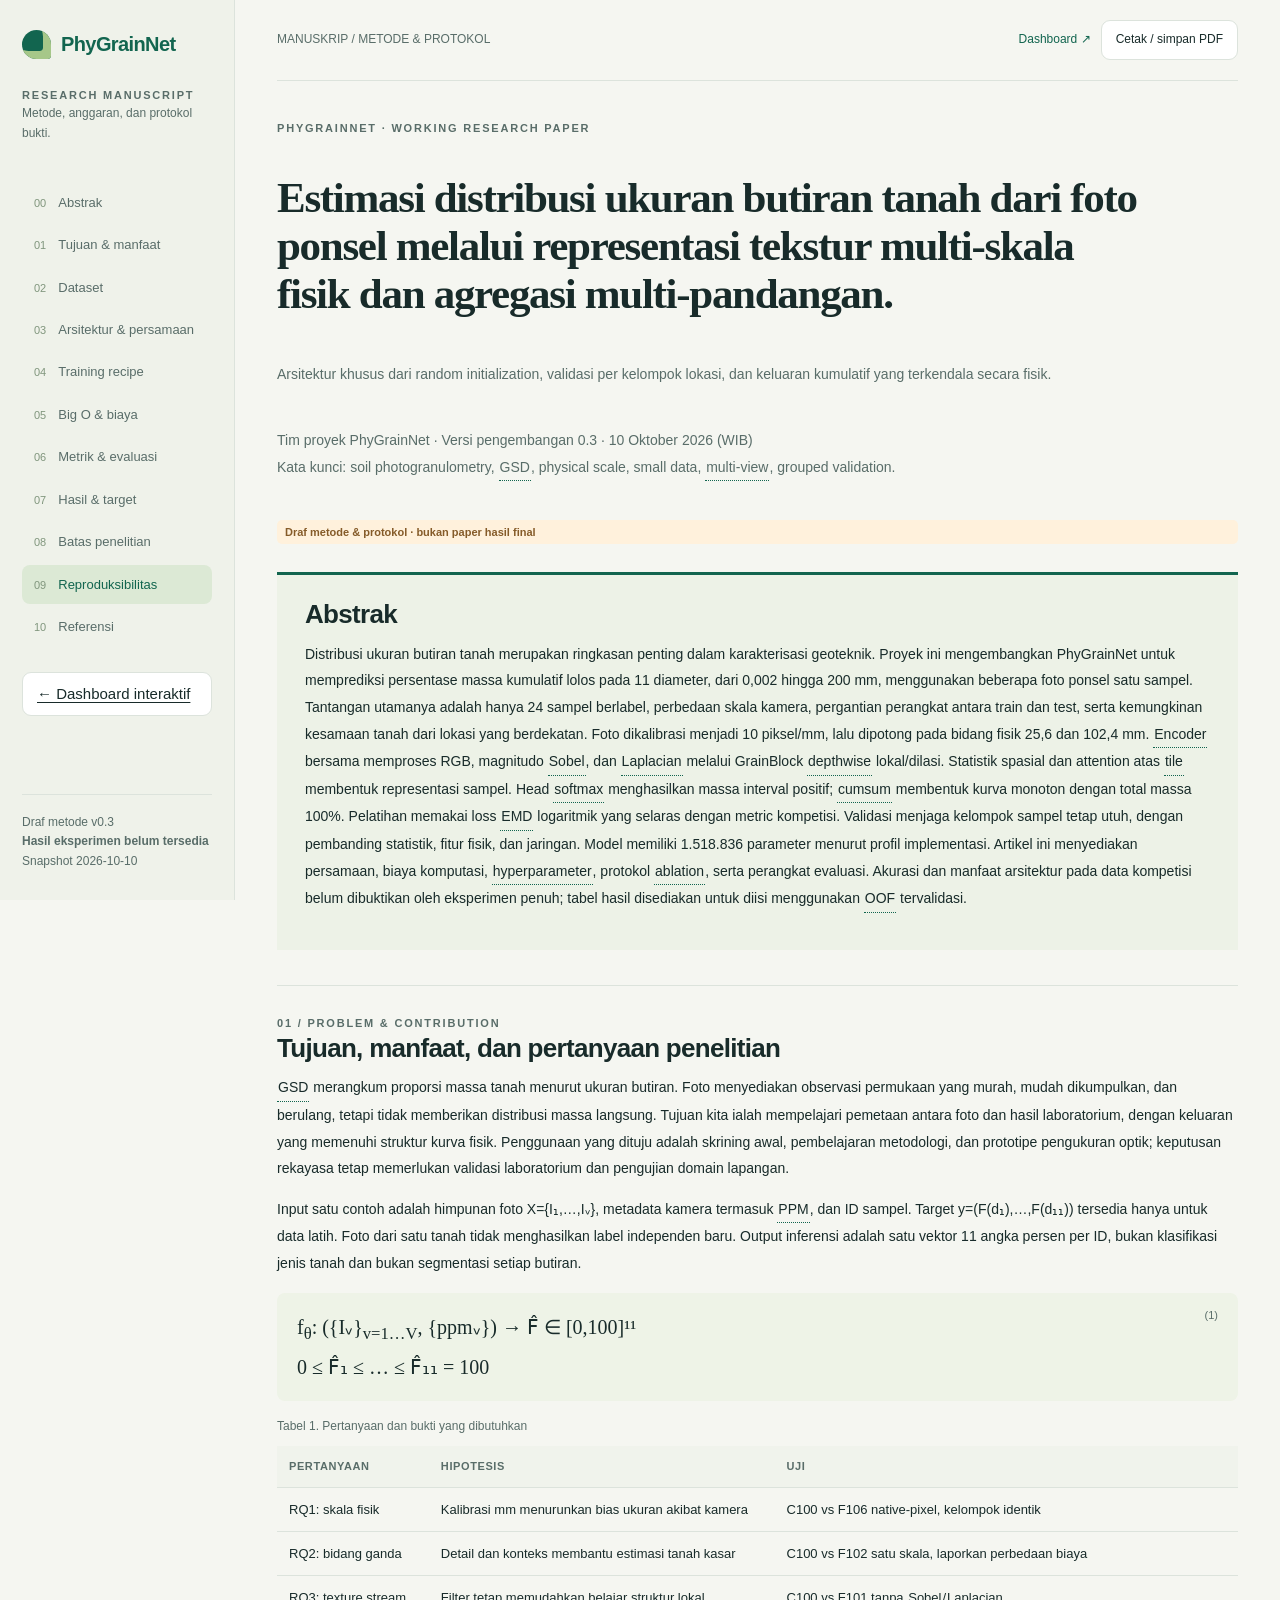
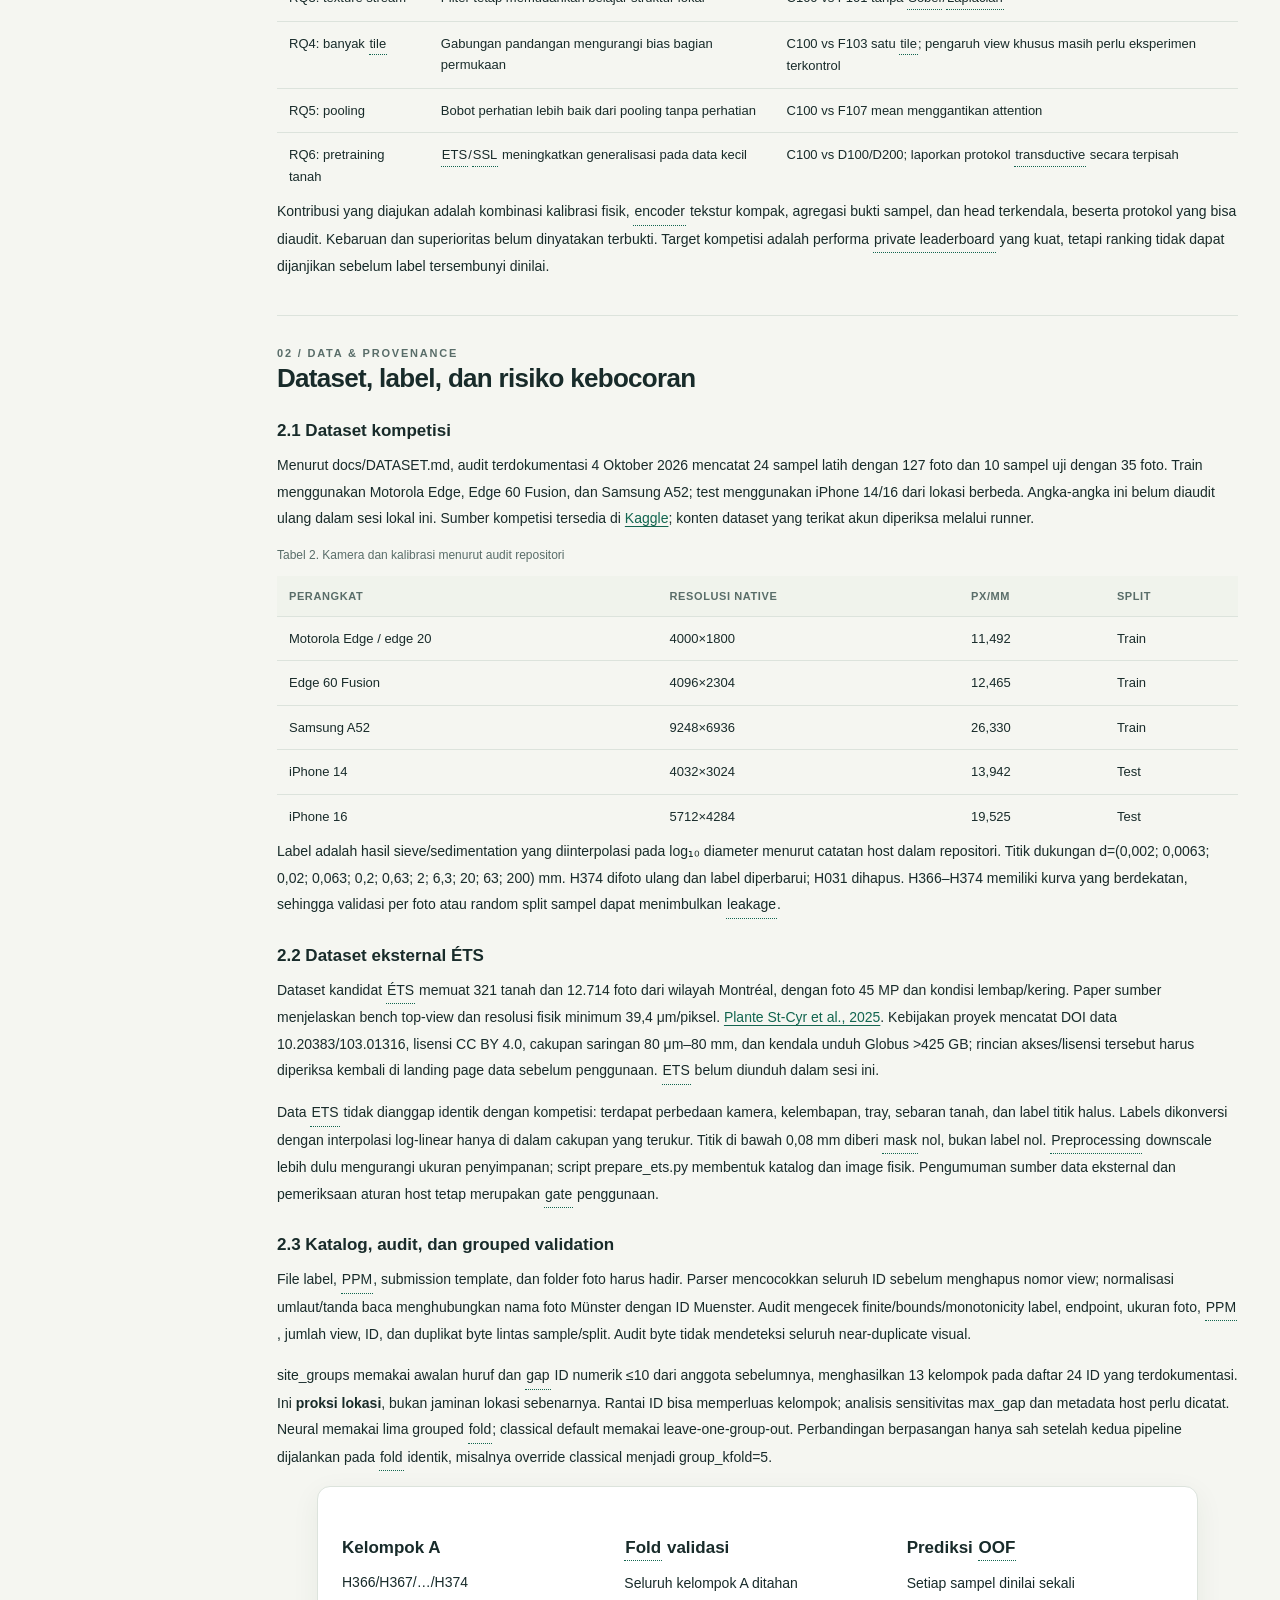
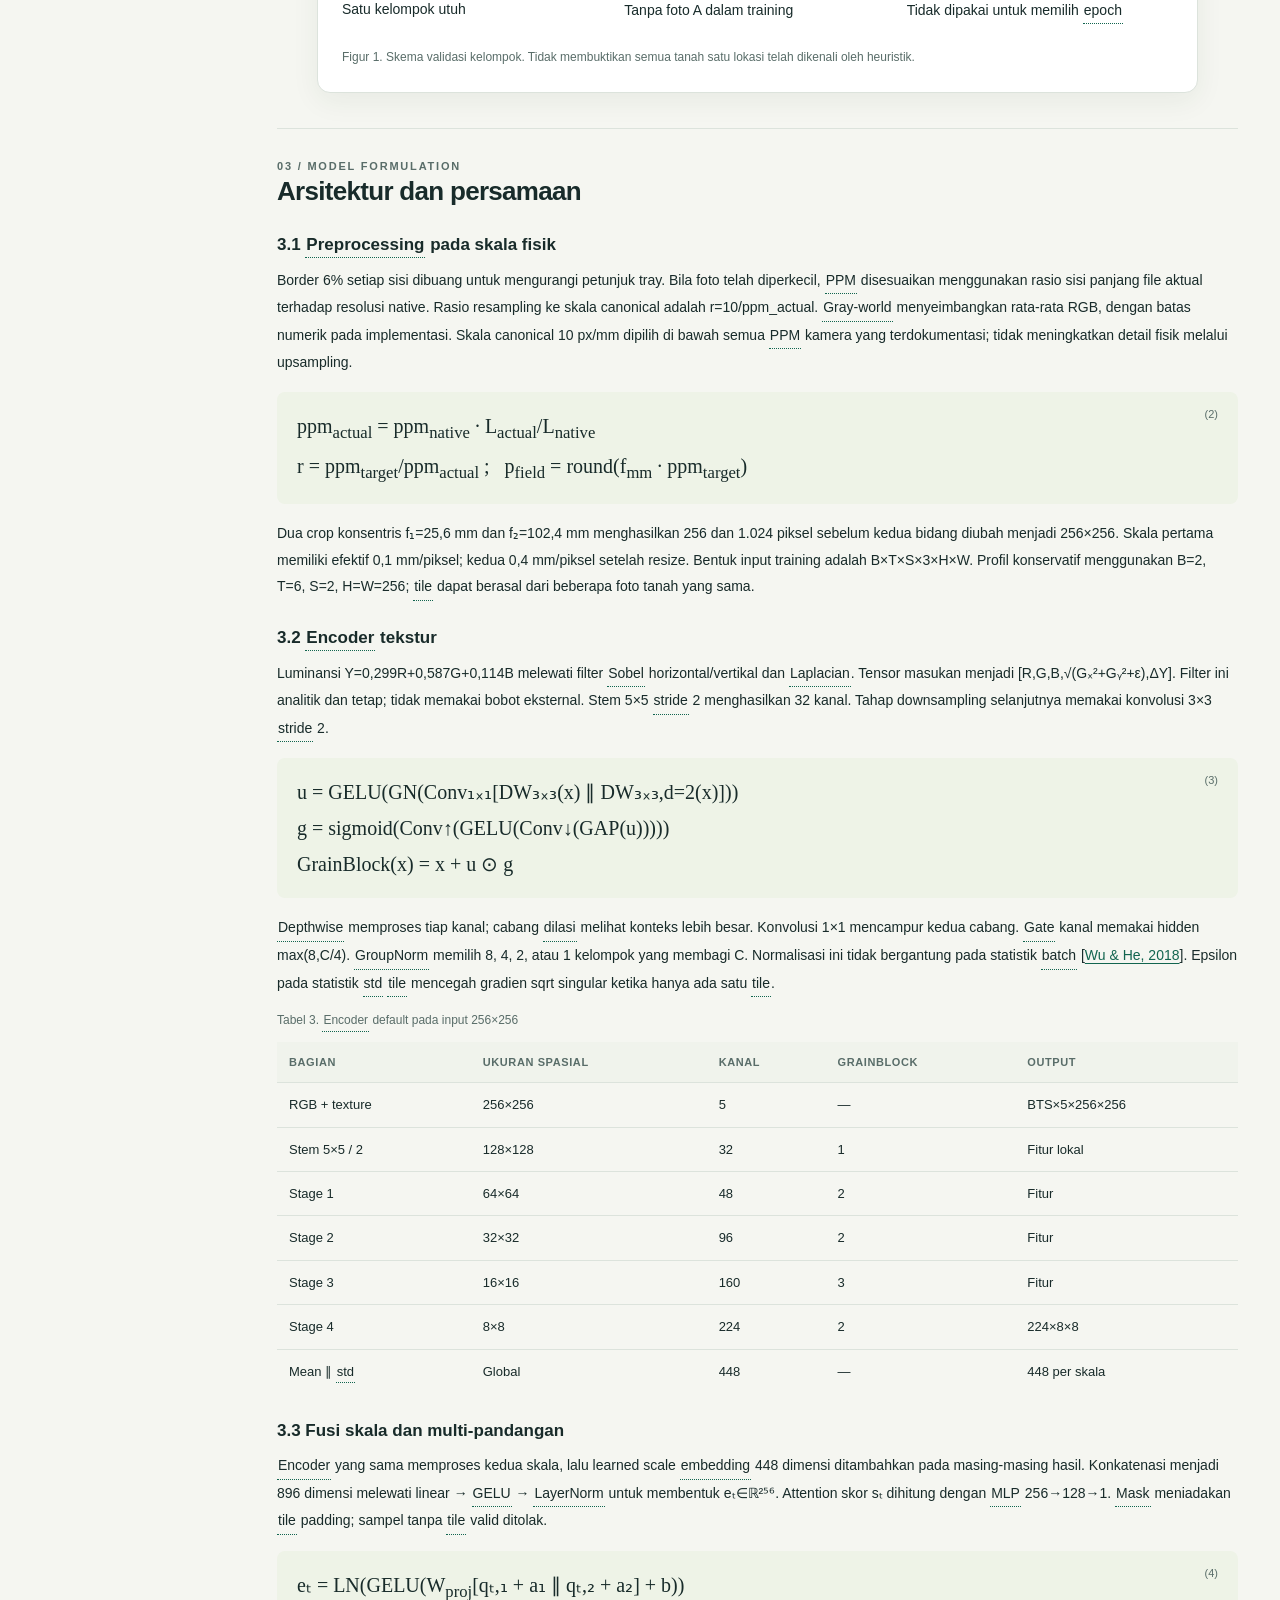
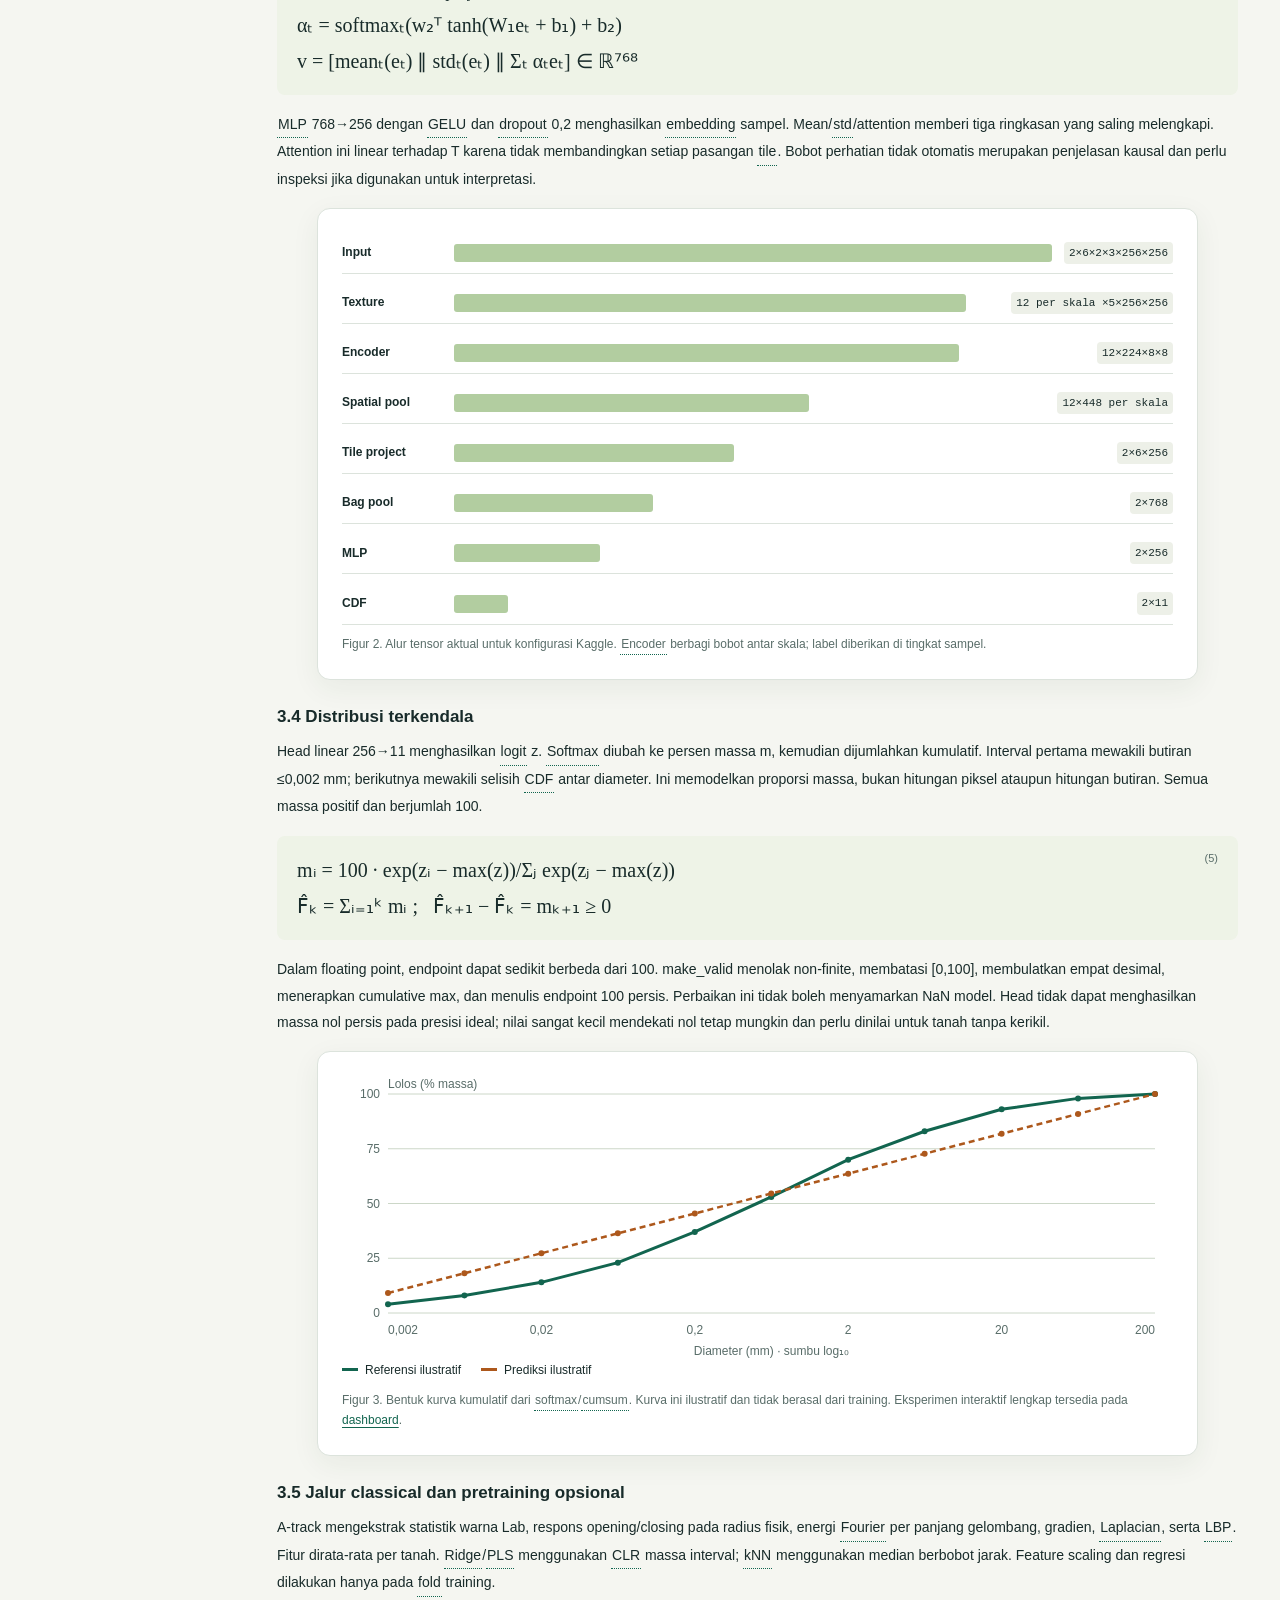
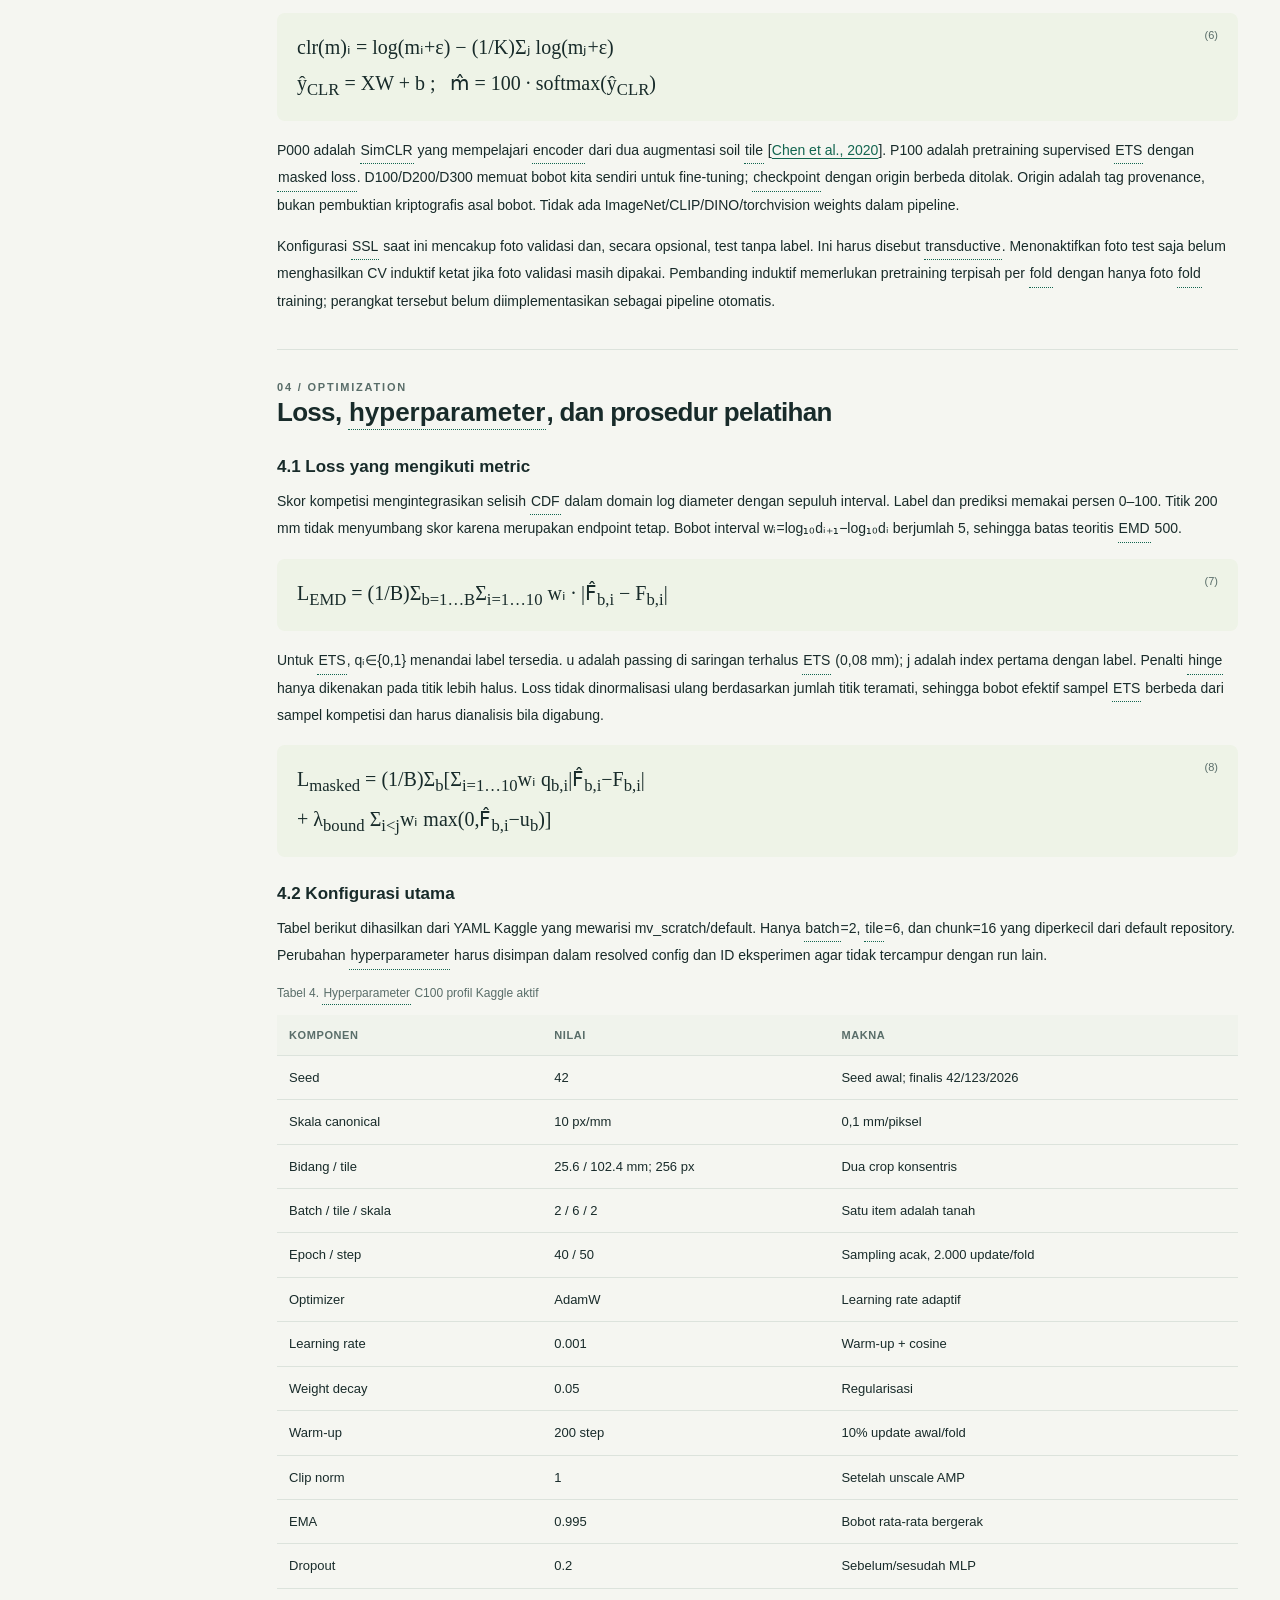
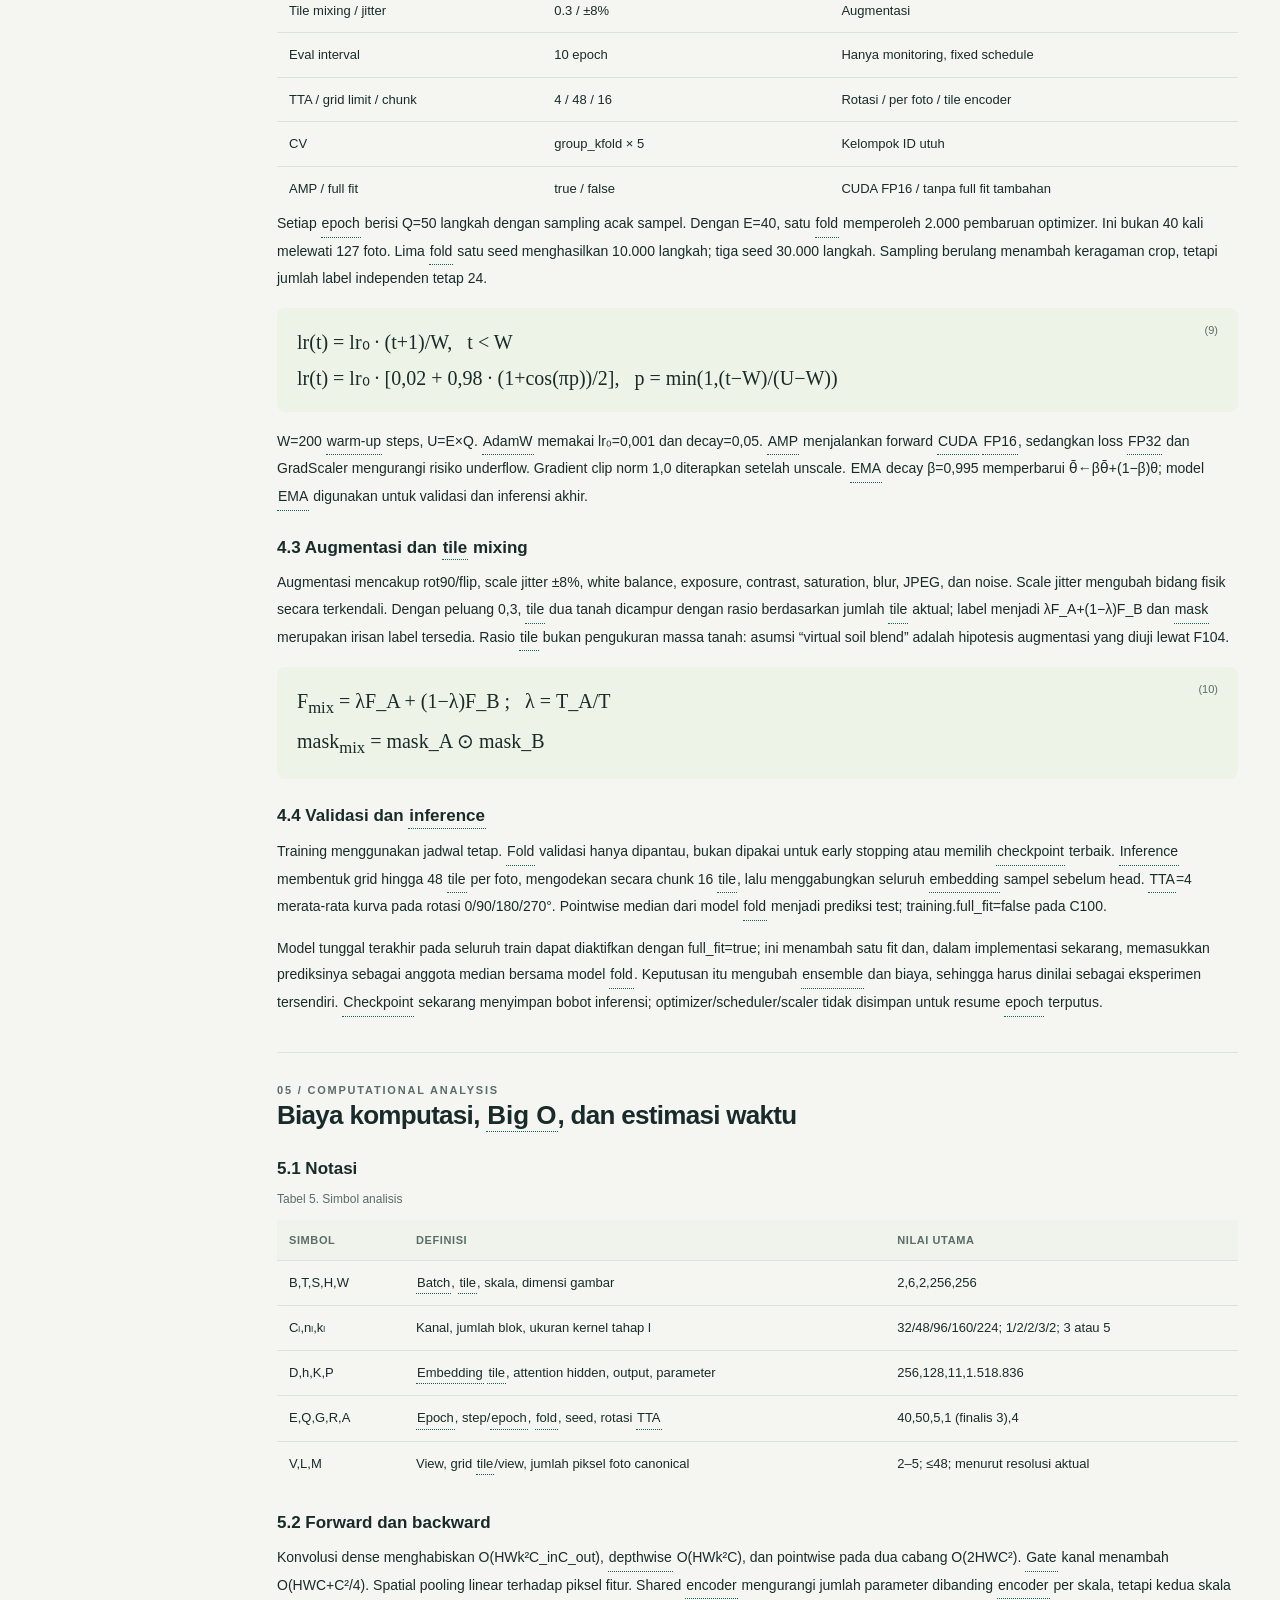
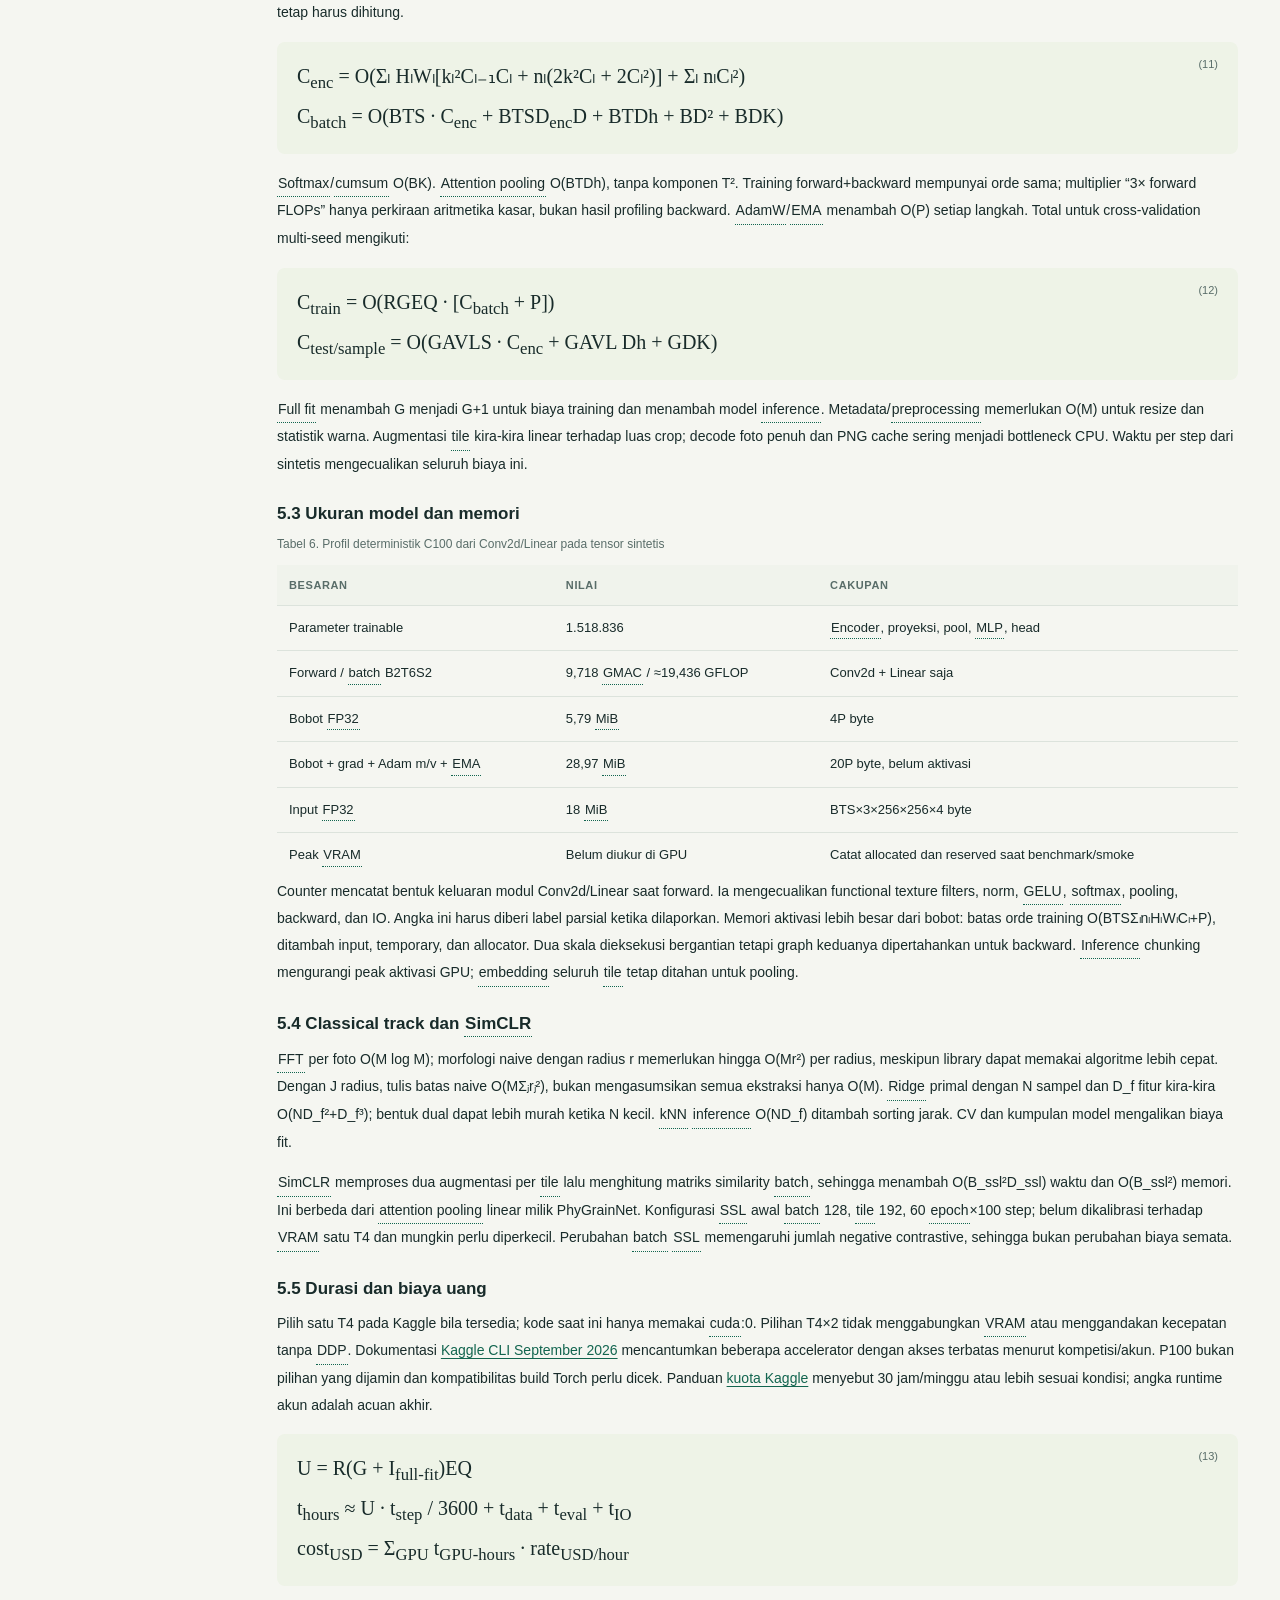
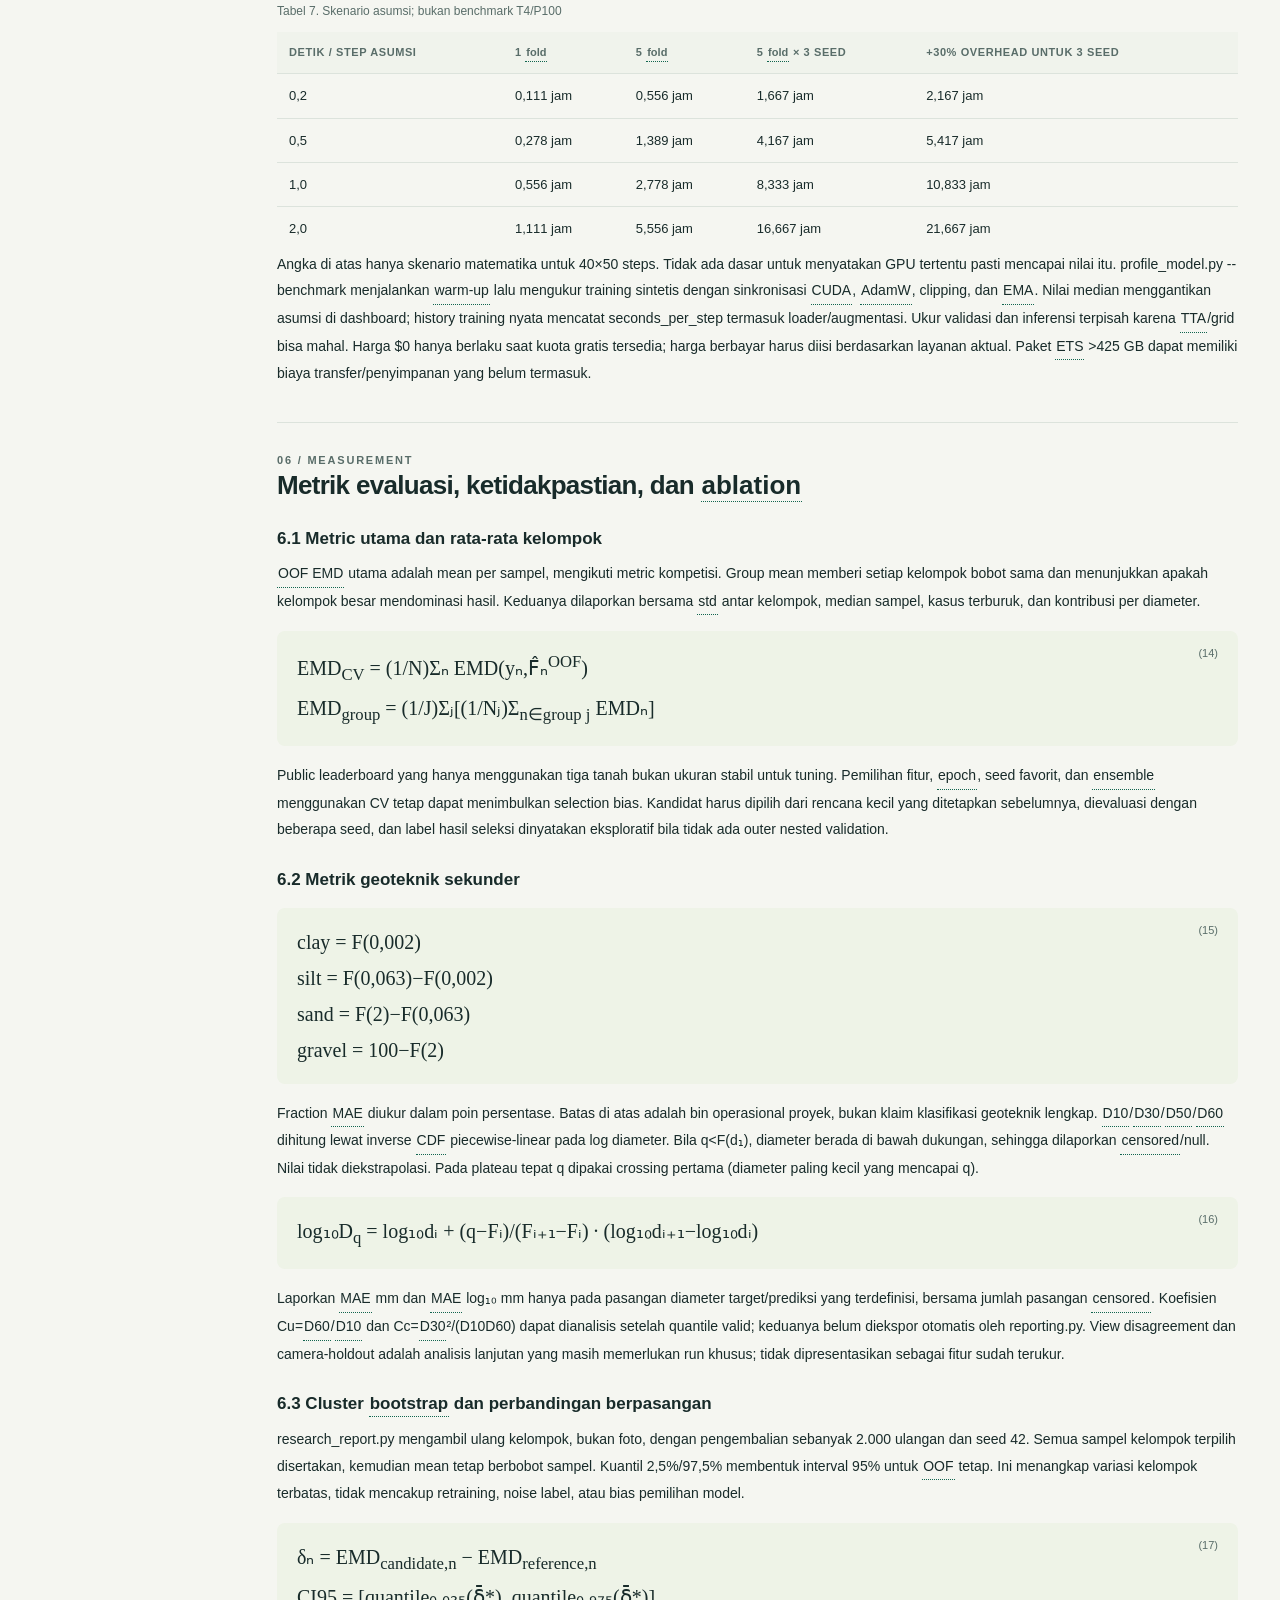
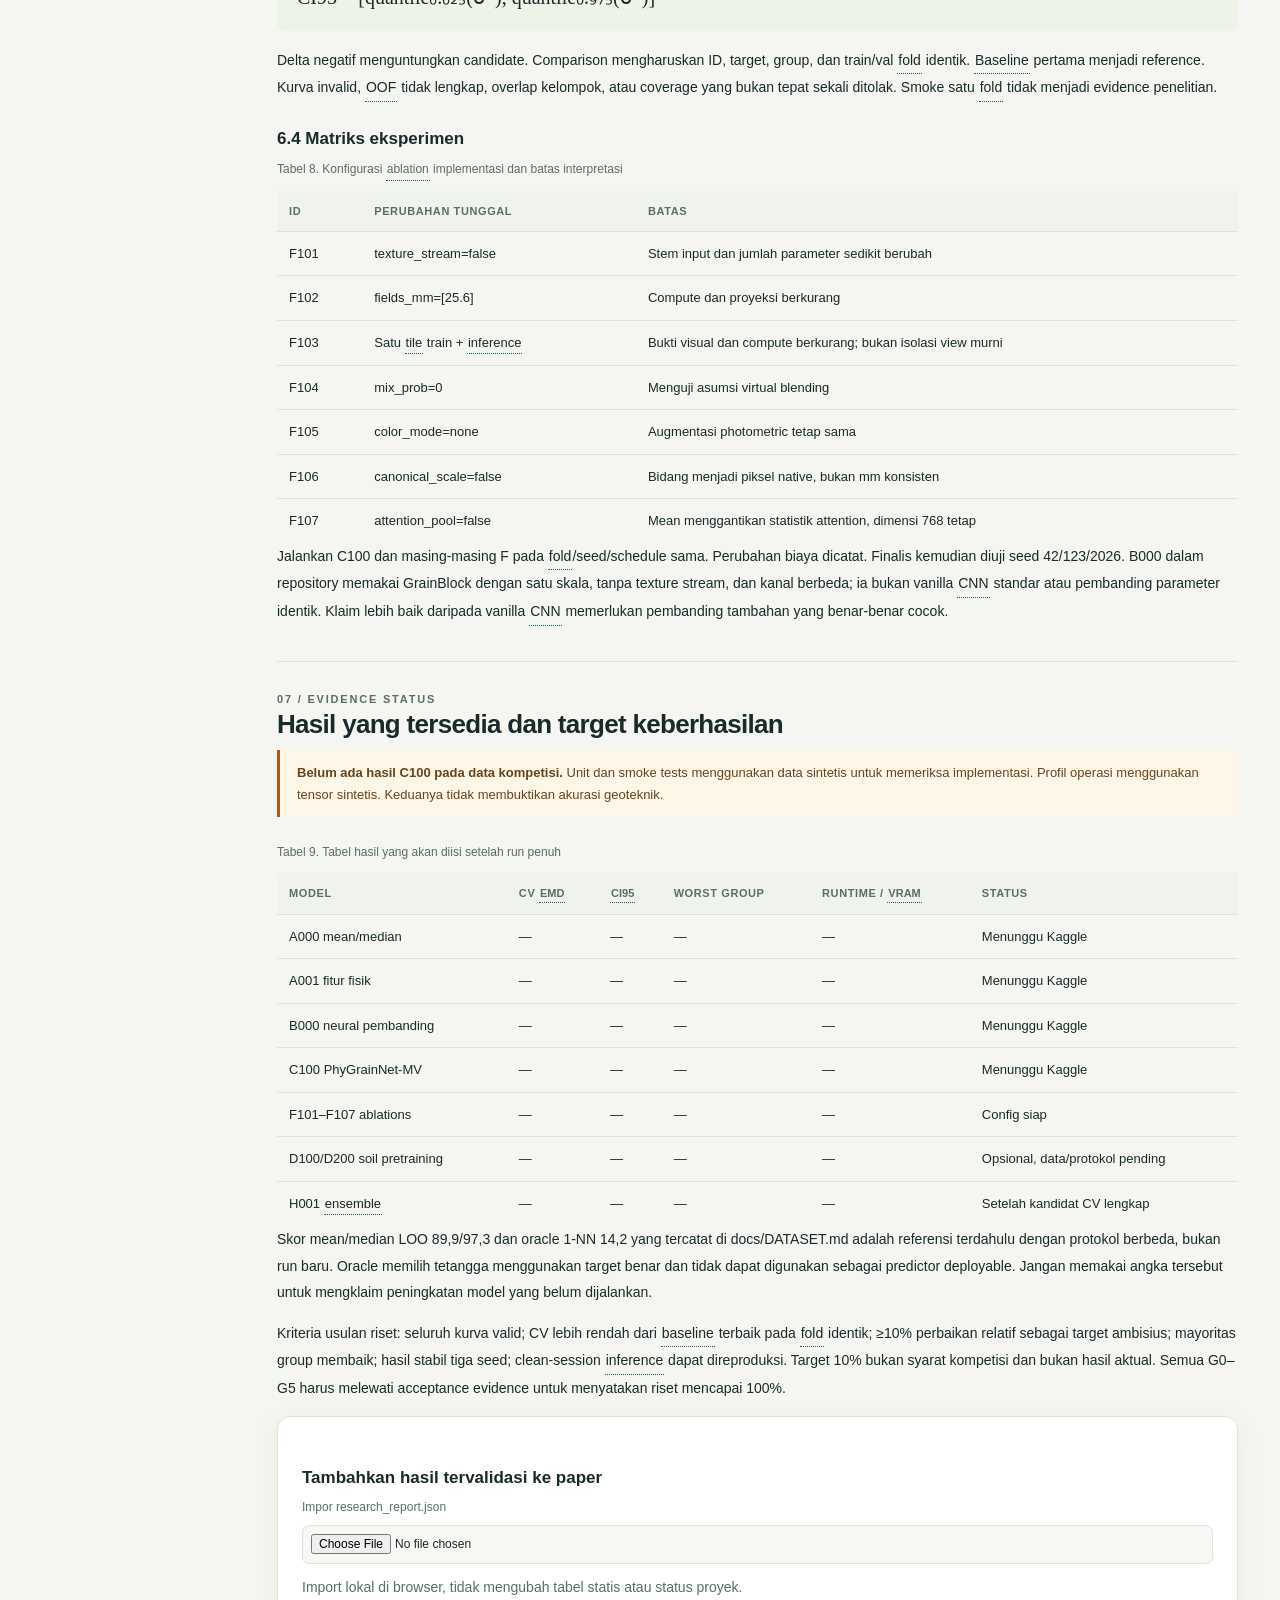
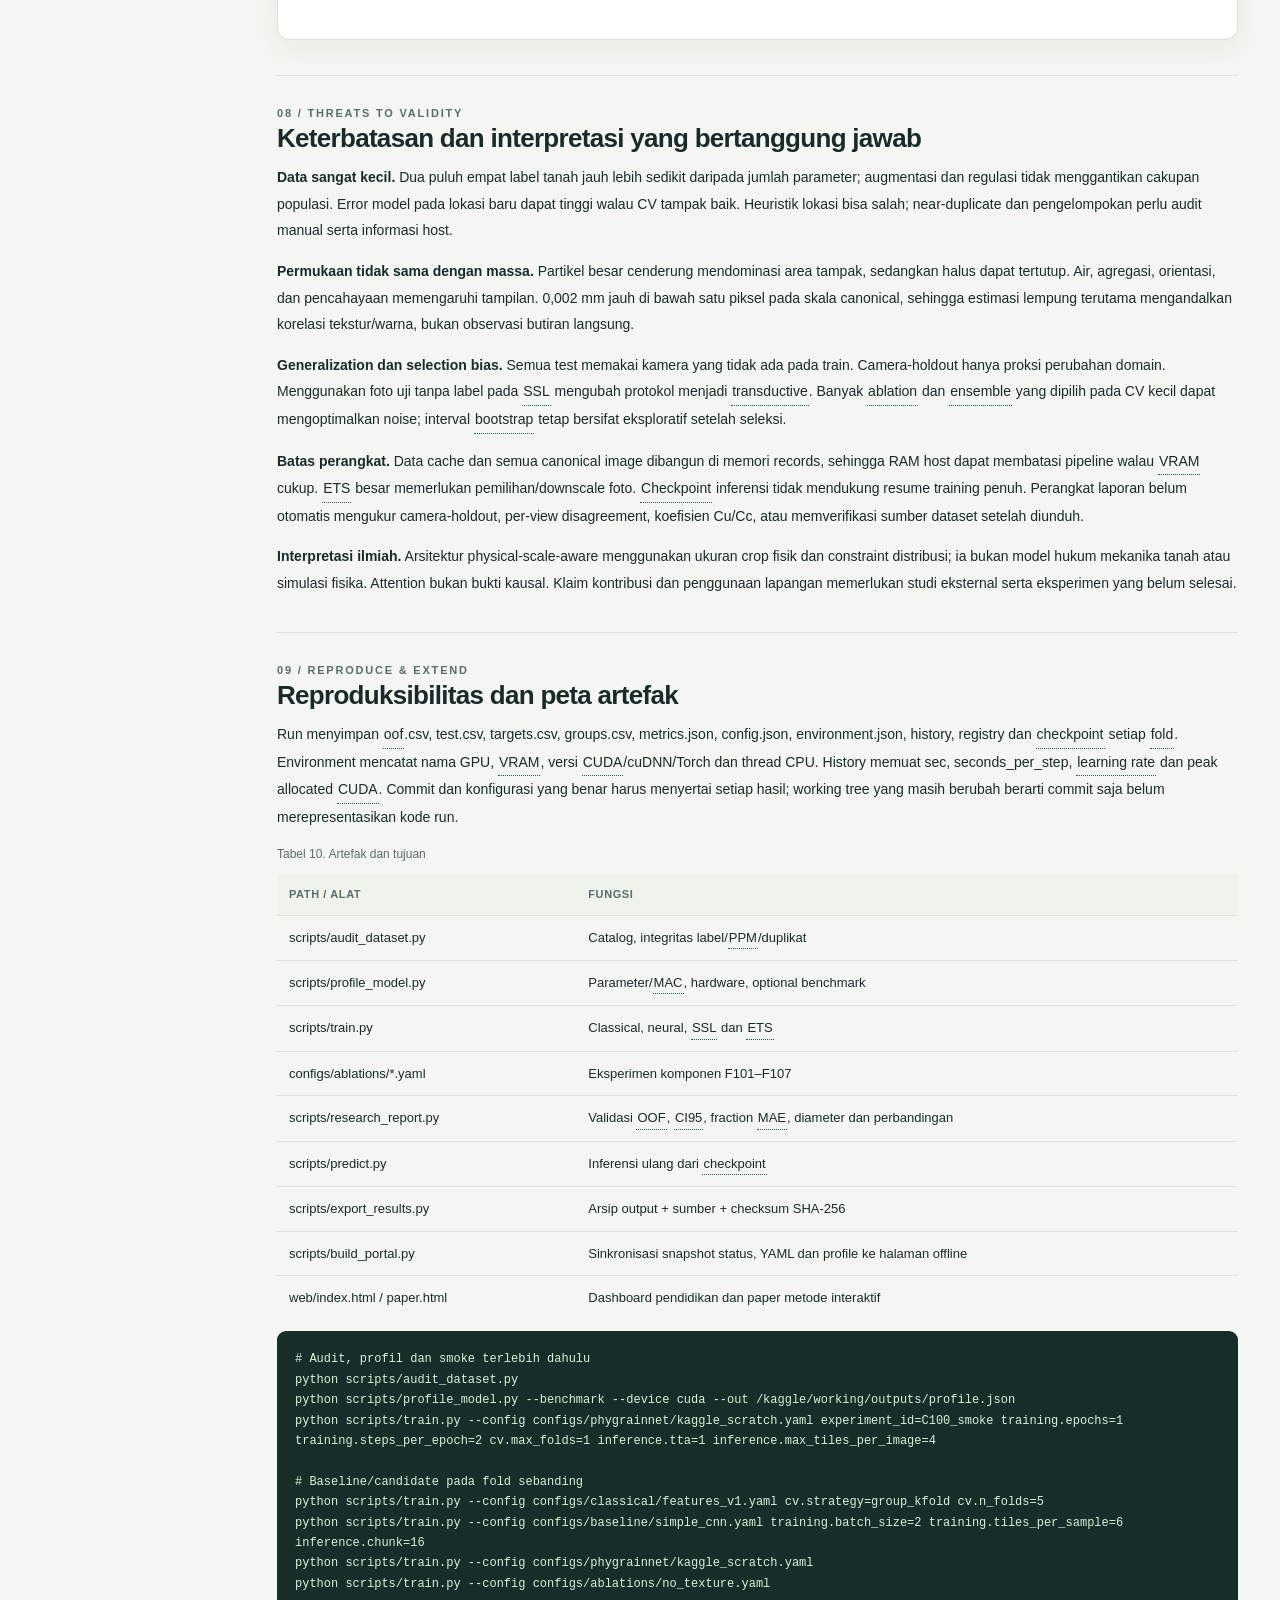
<file: web/paper.html>
<!doctype html>
<html lang="id"><head><meta charset="utf-8"><meta name="viewport" content="width=device-width,initial-scale=1"><meta name="description" content="Paper metode PhyGrainNet dengan persamaan, dataset, arsitektur, kompleksitas dan protokol evaluasi."><title>PhyGrainNet · Paper metode dan protokol riset</title><link rel="stylesheet" href="styles.css"><script defer src="project-data.js"></script><script defer src="glossary.js"></script><script defer src="math.js"></script><script defer src="app.js"></script></head>
<body class="paper"><a class="skip" href="#main">Lewati navigasi</a><div class="layout"><aside class="sidebar"><a class="brand" href="index.html"><span class="brandmark" aria-hidden="true"></span>PhyGrainNet</a><div><div class="eyebrow">Research manuscript</div><p class="small muted">Metode, anggaran, dan protokol bukti.</p></div><nav aria-label="Daftar isi paper"><a href="#abstract"><span>00</span>Abstrak</a><a href="#introduction"><span>01</span>Tujuan & manfaat</a><a href="#data"><span>02</span>Dataset</a><a href="#method"><span>03</span>Arsitektur & persamaan</a><a href="#training"><span>04</span>Training recipe</a><a href="#complexity"><span>05</span>Big O & biaya</a><a href="#evaluation"><span>06</span>Metrik & evaluasi</a><a href="#results"><span>07</span>Hasil & target</a><a href="#limitations"><span>08</span>Batas penelitian</a><a href="#reproducibility"><span>09</span>Reproduksibilitas</a><a href="#references"><span>10</span>Referensi</a></nav><a class="action" href="index.html">← Dashboard interaktif</a><div class="side-bottom">Draf metode v0.3<br><strong>Hasil eksperimen belum tersedia</strong><br>Snapshot <span data-snapshot-date></span></div></aside><main id="main" class="main article-body"><header class="topbar"><span>MANUSKRIP / METODE & PROTOKOL</span><div class="actions"><a href="index.html">Dashboard ↗</a><button type="button" data-print>Cetak / simpan PDF</button></div></header>
<section class="hero"><div class="eyebrow">PhyGrainNet · Working research paper</div><h1>Estimasi distribusi ukuran butiran tanah dari foto ponsel melalui representasi tekstur multi-skala fisik dan agregasi multi-pandangan.</h1><p class="lead">Arsitektur khusus dari random initialization, validasi per kelompok lokasi, dan keluaran kumulatif yang terkendala secara fisik.</p><p class="small muted">Tim proyek PhyGrainNet · Versi pengembangan 0.3 · 10 Oktober 2026 (WIB)<br>Kata kunci: soil photogranulometry, GSD, physical scale, small data, multi-view, grouped validation.</p><span class="badge pending">Draf metode & protokol · bukan paper hasil final</span></section>
<section id="abstract" class="abstract"><h2>Abstrak</h2><p>Distribusi ukuran butiran tanah merupakan ringkasan penting dalam karakterisasi geoteknik. Proyek ini mengembangkan PhyGrainNet untuk memprediksi persentase massa kumulatif lolos pada 11 diameter, dari 0,002 hingga 200 mm, menggunakan beberapa foto ponsel satu sampel. Tantangan utamanya adalah hanya 24 sampel berlabel, perbedaan skala kamera, pergantian perangkat antara train dan test, serta kemungkinan kesamaan tanah dari lokasi yang berdekatan. Foto dikalibrasi menjadi 10 piksel/mm, lalu dipotong pada bidang fisik 25,6 dan 102,4 mm. Encoder bersama memproses RGB, magnitudo Sobel, dan Laplacian melalui GrainBlock depthwise lokal/dilasi. Statistik spasial dan attention atas tile membentuk representasi sampel. Head softmax menghasilkan massa interval positif; cumsum membentuk kurva monoton dengan total massa 100%. Pelatihan memakai loss EMD logaritmik yang selaras dengan metric kompetisi. Validasi menjaga kelompok sampel tetap utuh, dengan pembanding statistik, fitur fisik, dan jaringan. Model memiliki 1.518.836 parameter menurut profil implementasi. Artikel ini menyediakan persamaan, biaya komputasi, hyperparameter, protokol ablation, serta perangkat evaluasi. Akurasi dan manfaat arsitektur pada data kompetisi belum dibuktikan oleh eksperimen penuh; tabel hasil disediakan untuk diisi menggunakan OOF tervalidasi.</p></section>

<section class="section" id="introduction"><div class="eyebrow">01 / Problem & contribution</div><h2>Tujuan, manfaat, dan pertanyaan penelitian</h2><p><span data-term="GSD">GSD</span> merangkum proporsi massa tanah menurut ukuran butiran. Foto menyediakan observasi permukaan yang murah, mudah dikumpulkan, dan berulang, tetapi tidak memberikan distribusi massa langsung. Tujuan kita ialah mempelajari pemetaan antara foto dan hasil laboratorium, dengan keluaran yang memenuhi struktur kurva fisik. Penggunaan yang dituju adalah skrining awal, pembelajaran metodologi, dan prototipe pengukuran optik; keputusan rekayasa tetap memerlukan validasi laboratorium dan pengujian domain lapangan.</p><p>Input satu contoh adalah himpunan foto X={I₁,…,Iᵥ}, metadata kamera termasuk <span data-term="PPM">PPM</span>, dan ID sampel. Target y=(F(d₁),…,F(d₁₁)) tersedia hanya untuk data latih. Foto dari satu tanah tidak menghasilkan label independen baru. Output inferensi adalah satu vektor 11 angka persen per ID, bukan klasifikasi jenis tanah dan bukan segmentasi setiap butiran.</p>
<div class="equation"><span class="number">(1)</span>f<sub>θ</sub>: ({Iᵥ}<sub>v=1…V</sub>, {ppmᵥ}) → F̂ ∈ [0,100]¹¹<br>0 ≤ F̂₁ ≤ … ≤ F̂₁₁ = 100</div>
<div class="table-wrap"><table><caption>Tabel 1. Pertanyaan dan bukti yang dibutuhkan</caption><thead><tr><th>Pertanyaan</th><th>Hipotesis</th><th>Uji</th></tr></thead><tbody><tr><td>RQ1: skala fisik</td><td>Kalibrasi mm menurunkan bias ukuran akibat kamera</td><td>C100 vs F106 native-pixel, kelompok identik</td></tr><tr><td>RQ2: bidang ganda</td><td>Detail dan konteks membantu estimasi tanah kasar</td><td>C100 vs F102 satu skala, laporkan perbedaan biaya</td></tr><tr><td>RQ3: texture stream</td><td>Filter tetap memudahkan belajar struktur lokal</td><td>C100 vs F101 tanpa Sobel/Laplacian</td></tr><tr><td>RQ4: banyak tile</td><td>Gabungan pandangan mengurangi bias bagian permukaan</td><td>C100 vs F103 satu tile; pengaruh view khusus masih perlu eksperimen terkontrol</td></tr><tr><td>RQ5: pooling</td><td>Bobot perhatian lebih baik dari pooling tanpa perhatian</td><td>C100 vs F107 mean menggantikan attention</td></tr><tr><td>RQ6: pretraining tanah</td><td>ETS/SSL meningkatkan generalisasi pada data kecil</td><td>C100 vs D100/D200; laporkan protokol transductive secara terpisah</td></tr></tbody></table></div>
<p>Kontribusi yang diajukan adalah kombinasi kalibrasi fisik, encoder tekstur kompak, agregasi bukti sampel, dan head terkendala, beserta protokol yang bisa diaudit. Kebaruan dan superioritas belum dinyatakan terbukti. Target kompetisi adalah performa <span data-term="private leaderboard">private leaderboard</span> yang kuat, tetapi ranking tidak dapat dijanjikan sebelum label tersembunyi dinilai.</p></section>

<section class="section" id="data"><div class="eyebrow">02 / Data & provenance</div><h2>Dataset, label, dan risiko kebocoran</h2><h3>2.1 Dataset kompetisi</h3><p>Menurut docs/DATASET.md, audit terdokumentasi 4 Oktober 2026 mencatat 24 sampel latih dengan 127 foto dan 10 sampel uji dengan 35 foto. Train menggunakan Motorola Edge, Edge 60 Fusion, dan Samsung A52; test menggunakan iPhone 14/16 dari lokasi berbeda. Angka-angka ini belum diaudit ulang dalam sesi lokal ini. Sumber kompetisi tersedia di <a href="https://www.kaggle.com/competitions/soil-grain-size-from-photos">Kaggle</a>; konten dataset yang terikat akun diperiksa melalui runner.</p>
<div class="table-wrap"><table><caption>Tabel 2. Kamera dan kalibrasi menurut audit repositori</caption><thead><tr><th>Perangkat</th><th>Resolusi native</th><th>px/mm</th><th>Split</th></tr></thead><tbody><tr><td>Motorola Edge / edge 20</td><td>4000×1800</td><td>11,492</td><td>Train</td></tr><tr><td>Edge 60 Fusion</td><td>4096×2304</td><td>12,465</td><td>Train</td></tr><tr><td>Samsung A52</td><td>9248×6936</td><td>26,330</td><td>Train</td></tr><tr><td>iPhone 14</td><td>4032×3024</td><td>13,942</td><td>Test</td></tr><tr><td>iPhone 16</td><td>5712×4284</td><td>19,525</td><td>Test</td></tr></tbody></table></div>
<p>Label adalah hasil sieve/sedimentation yang diinterpolasi pada log₁₀ diameter menurut catatan host dalam repositori. Titik dukungan d=(0,002; 0,0063; 0,02; 0,063; 0,2; 0,63; 2; 6,3; 20; 63; 200) mm. H374 difoto ulang dan label diperbarui; H031 dihapus. H366–H374 memiliki kurva yang berdekatan, sehingga validasi per foto atau random split sampel dapat menimbulkan <span data-term="leakage">leakage</span>.</p>
<h3>2.2 Dataset eksternal ÉTS</h3><p>Dataset kandidat <span data-term="ETS">ÉTS</span> memuat 321 tanah dan 12.714 foto dari wilayah Montréal, dengan foto 45 MP dan kondisi lembap/kering. Paper sumber menjelaskan bench top-view dan resolusi fisik minimum 39,4 μm/piksel. <a href="https://arxiv.org/abs/2506.17469">Plante St-Cyr et al., 2025</a>. Kebijakan proyek mencatat DOI data 10.20383/103.01316, lisensi CC BY 4.0, cakupan saringan 80 μm–80 mm, dan kendala unduh Globus >425 GB; rincian akses/lisensi tersebut harus diperiksa kembali di landing page data sebelum penggunaan. ETS belum diunduh dalam sesi ini.</p>
<p>Data ETS tidak dianggap identik dengan kompetisi: terdapat perbedaan kamera, kelembapan, tray, sebaran tanah, dan label titik halus. Labels dikonversi dengan interpolasi log-linear hanya di dalam cakupan yang terukur. Titik di bawah 0,08 mm diberi mask nol, bukan label nol. Preprocessing downscale lebih dulu mengurangi ukuran penyimpanan; script prepare_ets.py membentuk katalog dan image fisik. Pengumuman sumber data eksternal dan pemeriksaan aturan host tetap merupakan gate penggunaan.</p>
<h3>2.3 Katalog, audit, dan grouped validation</h3><p>File label, PPM, submission template, dan folder foto harus hadir. Parser mencocokkan seluruh ID sebelum menghapus nomor view; normalisasi umlaut/tanda baca menghubungkan nama foto Münster dengan ID Muenster. Audit mengecek finite/bounds/monotonicity label, endpoint, ukuran foto, PPM, jumlah view, ID, dan duplikat byte lintas sample/split. Audit byte tidak mendeteksi seluruh near-duplicate visual.</p>
<p>site_groups memakai awalan huruf dan gap ID numerik ≤10 dari anggota sebelumnya, menghasilkan 13 kelompok pada daftar 24 ID yang terdokumentasi. Ini <strong>proksi lokasi</strong>, bukan jaminan lokasi sebenarnya. Rantai ID bisa memperluas kelompok; analisis sensitivitas max_gap dan metadata host perlu dicatat. Neural memakai lima grouped fold; classical default memakai leave-one-group-out. Perbandingan berpasangan hanya sah setelah kedua pipeline dijalankan pada fold identik, misalnya override classical menjadi group_kfold=5.</p>
<figure class="panel"><div class="grid3"><div><h3>Kelompok A</h3><p class="small">H366/H367/…/H374<br>Satu kelompok utuh</p></div><div><h3>Fold validasi</h3><p class="small">Seluruh kelompok A ditahan<br>Tanpa foto A dalam training</p></div><div><h3>Prediksi OOF</h3><p class="small">Setiap sampel dinilai sekali<br>Tidak dipakai untuk memilih epoch</p></div></div><figcaption class="caption">Figur 1. Skema validasi kelompok. Tidak membuktikan semua tanah satu lokasi telah dikenali oleh heuristik.</figcaption></figure></section>

<section class="section" id="method"><div class="eyebrow">03 / Model formulation</div><h2>Arsitektur dan persamaan</h2><h3>3.1 Preprocessing pada skala fisik</h3><p>Border 6% setiap sisi dibuang untuk mengurangi petunjuk tray. Bila foto telah diperkecil, PPM disesuaikan menggunakan rasio sisi panjang file aktual terhadap resolusi native. Rasio resampling ke skala canonical adalah r=10/ppm_actual. Gray-world menyeimbangkan rata-rata RGB, dengan batas numerik pada implementasi. Skala canonical 10 px/mm dipilih di bawah semua PPM kamera yang terdokumentasi; tidak meningkatkan detail fisik melalui upsampling.</p>
<div class="equation"><span class="number">(2)</span>ppm<sub>actual</sub> = ppm<sub>native</sub> · L<sub>actual</sub>/L<sub>native</sub><br>r = ppm<sub>target</sub>/ppm<sub>actual</sub> ; &nbsp; p<sub>field</sub> = round(f<sub>mm</sub> · ppm<sub>target</sub>)</div>
<p>Dua crop konsentris f₁=25,6 mm dan f₂=102,4 mm menghasilkan 256 dan 1.024 piksel sebelum kedua bidang diubah menjadi 256×256. Skala pertama memiliki efektif 0,1 mm/piksel; kedua 0,4 mm/piksel setelah resize. Bentuk input training adalah B×T×S×3×H×W. Profil konservatif menggunakan B=2, T=6, S=2, H=W=256; tile dapat berasal dari beberapa foto tanah yang sama.</p>
<h3>3.2 Encoder tekstur</h3><p>Luminansi Y=0,299R+0,587G+0,114B melewati filter Sobel horizontal/vertikal dan Laplacian. Tensor masukan menjadi [R,G,B,√(Gₓ²+Gᵧ²+ε),ΔY]. Filter ini analitik dan tetap; tidak memakai bobot eksternal. Stem 5×5 stride 2 menghasilkan 32 kanal. Tahap downsampling selanjutnya memakai konvolusi 3×3 stride 2.</p>
<div class="equation"><span class="number">(3)</span>u = GELU(GN(Conv₁ₓ₁[DW₃ₓ₃(x) ∥ DW₃ₓ₃,d=2(x)]))<br>g = sigmoid(Conv↑(GELU(Conv↓(GAP(u)))))<br>GrainBlock(x) = x + u ⊙ g</div>
<p><span data-term="depthwise">Depthwise</span> memproses tiap kanal; cabang <span data-term="dilated">dilasi</span> melihat konteks lebih besar. Konvolusi 1×1 mencampur kedua cabang. Gate kanal memakai hidden max(8,C/4). GroupNorm memilih 8, 4, 2, atau 1 kelompok yang membagi C. Normalisasi ini tidak bergantung pada statistik batch [<a href="https://arxiv.org/abs/1803.08494">Wu & He, 2018</a>]. Epsilon pada statistik std tile mencegah gradien sqrt singular ketika hanya ada satu tile.</p>
<div class="table-wrap"><table><caption>Tabel 3. Encoder default pada input 256×256</caption><thead><tr><th>Bagian</th><th>Ukuran spasial</th><th>Kanal</th><th>GrainBlock</th><th>Output</th></tr></thead><tbody><tr><td>RGB + texture</td><td>256×256</td><td>5</td><td>—</td><td>BTS×5×256×256</td></tr><tr><td>Stem 5×5 / 2</td><td>128×128</td><td>32</td><td>1</td><td>Fitur lokal</td></tr><tr><td>Stage 1</td><td>64×64</td><td>48</td><td>2</td><td>Fitur</td></tr><tr><td>Stage 2</td><td>32×32</td><td>96</td><td>2</td><td>Fitur</td></tr><tr><td>Stage 3</td><td>16×16</td><td>160</td><td>3</td><td>Fitur</td></tr><tr><td>Stage 4</td><td>8×8</td><td>224</td><td>2</td><td>224×8×8</td></tr><tr><td>Mean ∥ std</td><td>Global</td><td>448</td><td>—</td><td>448 per skala</td></tr></tbody></table></div>
<h3>3.3 Fusi skala dan multi-pandangan</h3><p>Encoder yang sama memproses kedua skala, lalu learned scale embedding 448 dimensi ditambahkan pada masing-masing hasil. Konkatenasi menjadi 896 dimensi melewati linear → GELU → LayerNorm untuk membentuk eₜ∈ℝ²⁵⁶. Attention skor sₜ dihitung dengan MLP 256→128→1. Mask meniadakan tile padding; sampel tanpa tile valid ditolak.</p>
<div class="equation"><span class="number">(4)</span>eₜ = LN(GELU(W<sub>proj</sub>[qₜ,₁ + a₁ ∥ qₜ,₂ + a₂] + b))<br>αₜ = softmaxₜ(w₂ᵀ tanh(W₁eₜ + b₁) + b₂)<br>v = [meanₜ(eₜ) ∥ stdₜ(eₜ) ∥ Σₜ αₜeₜ] ∈ ℝ⁷⁶⁸</div>
<p>MLP 768→256 dengan GELU dan dropout 0,2 menghasilkan embedding sampel. Mean/std/attention memberi tiga ringkasan yang saling melengkapi. Attention ini linear terhadap T karena tidak membandingkan setiap pasangan tile. Bobot perhatian tidak otomatis merupakan penjelasan kausal dan perlu inspeksi jika digunakan untuk interpretasi.</p>
<figure class="panel"><div class="shape-track" id="shape-track"></div><figcaption class="caption">Figur 2. Alur tensor aktual untuk konfigurasi Kaggle. Encoder berbagi bobot antar skala; label diberikan di tingkat sampel.</figcaption></figure>
<h3>3.4 Distribusi terkendala</h3><p>Head linear 256→11 menghasilkan logit z. Softmax diubah ke persen massa m, kemudian dijumlahkan kumulatif. Interval pertama mewakili butiran ≤0,002 mm; berikutnya mewakili selisih CDF antar diameter. Ini memodelkan proporsi massa, bukan hitungan piksel ataupun hitungan butiran. Semua massa positif dan berjumlah 100.</p>
<div class="equation"><span class="number">(5)</span>mᵢ = 100 · exp(zᵢ − max(z))/Σⱼ exp(zⱼ − max(z))<br>F̂ₖ = Σᵢ₌₁ᵏ mᵢ ; &nbsp; F̂ₖ₊₁ − F̂ₖ = mₖ₊₁ ≥ 0</div>
<p>Dalam floating point, endpoint dapat sedikit berbeda dari 100. make_valid menolak non-finite, membatasi [0,100], membulatkan empat desimal, menerapkan cumulative max, dan menulis endpoint 100 persis. Perbaikan ini tidak boleh menyamarkan NaN model. Head tidak dapat menghasilkan massa nol persis pada presisi ideal; nilai sangat kecil mendekati nol tetap mungkin dan perlu dinilai untuk tanah tanpa kerikil.</p>
<figure class="panel"><svg id="paper-cdf-chart" class="chart" role="img" aria-label="Kurva ilustratif dari head terkendala"></svg><div class="legend"><span>Referensi ilustratif</span><span>Prediksi ilustratif</span></div><figcaption class="caption">Figur 3. Bentuk kurva kumulatif dari softmax/cumsum. Kurva ini ilustratif dan tidak berasal dari training. Eksperimen interaktif lengkap tersedia pada <a href="index.html#lab">dashboard</a>.</figcaption></figure>
<h3>3.5 Jalur classical dan pretraining opsional</h3><p>A-track mengekstrak statistik warna Lab, respons opening/closing pada radius fisik, energi Fourier per panjang gelombang, gradien, Laplacian, serta LBP. Fitur dirata-rata per tanah. Ridge/PLS menggunakan CLR massa interval; kNN menggunakan median berbobot jarak. Feature scaling dan regresi dilakukan hanya pada fold training.</p>
<div class="equation"><span class="number">(6)</span>clr(m)ᵢ = log(mᵢ+ε) − (1/K)Σⱼ log(mⱼ+ε)<br>ŷ<sub>CLR</sub> = XW + b ; &nbsp; m̂ = 100 · softmax(ŷ<sub>CLR</sub>)</div>
<p>P000 adalah <span data-term="SimCLR">SimCLR</span> yang mempelajari encoder dari dua augmentasi soil tile [<a href="https://arxiv.org/abs/2002.05709">Chen et al., 2020</a>]. P100 adalah pretraining supervised ETS dengan masked loss. D100/D200/D300 memuat bobot kita sendiri untuk fine-tuning; checkpoint dengan origin berbeda ditolak. Origin adalah tag provenance, bukan pembuktian kriptografis asal bobot. Tidak ada ImageNet/CLIP/DINO/torchvision weights dalam pipeline.</p>
<p>Konfigurasi SSL saat ini mencakup foto validasi dan, secara opsional, test tanpa label. Ini harus disebut <span data-term="transductive">transductive</span>. Menonaktifkan foto test saja belum menghasilkan CV induktif ketat jika foto validasi masih dipakai. Pembanding induktif memerlukan pretraining terpisah per fold dengan hanya foto fold training; perangkat tersebut belum diimplementasikan sebagai pipeline otomatis.</p></section>

<section class="section" id="training"><div class="eyebrow">04 / Optimization</div><h2>Loss, hyperparameter, dan prosedur pelatihan</h2><h3>4.1 Loss yang mengikuti metric</h3><p>Skor kompetisi mengintegrasikan selisih CDF dalam domain log diameter dengan sepuluh interval. Label dan prediksi memakai persen 0–100. Titik 200 mm tidak menyumbang skor karena merupakan endpoint tetap. Bobot interval wᵢ=log₁₀dᵢ₊₁−log₁₀dᵢ berjumlah 5, sehingga batas teoritis EMD 500.</p>
<div class="equation"><span class="number">(7)</span>L<sub>EMD</sub> = (1/B)Σ<sub>b=1…B</sub>Σ<sub>i=1…10</sub> wᵢ · |F̂<sub>b,i</sub> − F<sub>b,i</sub>|</div>
<p>Untuk ETS, qᵢ∈{0,1} menandai label tersedia. u adalah passing di saringan terhalus ETS (0,08 mm); j adalah index pertama dengan label. Penalti hinge hanya dikenakan pada titik lebih halus. Loss tidak dinormalisasi ulang berdasarkan jumlah titik teramati, sehingga bobot efektif sampel ETS berbeda dari sampel kompetisi dan harus dianalisis bila digabung.</p>
<div class="equation"><span class="number">(8)</span>L<sub>masked</sub> = (1/B)Σ<sub>b</sub>[Σ<sub>i=1…10</sub>wᵢ q<sub>b,i</sub>|F̂<sub>b,i</sub>−F<sub>b,i</sub>|<br>+ λ<sub>bound</sub> Σ<sub>i&lt;j</sub>wᵢ max(0,F̂<sub>b,i</sub>−u<sub>b</sub>)]</div>
<h3>4.2 Konfigurasi utama</h3><p>Tabel berikut dihasilkan dari YAML Kaggle yang mewarisi mv_scratch/default. Hanya batch=2, tile=6, dan chunk=16 yang diperkecil dari default repository. Perubahan hyperparameter harus disimpan dalam resolved config dan ID eksperimen agar tidak tercampur dengan run lain.</p><div class="table-wrap"><table><caption>Tabel 4. Hyperparameter C100 profil Kaggle aktif</caption><thead><tr><th>Komponen</th><th>Nilai</th><th>Makna</th></tr></thead><tbody id="hyperparameter-rows"></tbody></table></div>
<p>Setiap epoch berisi Q=50 langkah dengan sampling acak sampel. Dengan E=40, satu fold memperoleh 2.000 pembaruan optimizer. Ini bukan 40 kali melewati 127 foto. Lima fold satu seed menghasilkan 10.000 langkah; tiga seed 30.000 langkah. Sampling berulang menambah keragaman crop, tetapi jumlah label independen tetap 24.</p>
<div class="equation"><span class="number">(9)</span>lr(t) = lr₀ · (t+1)/W, &nbsp; t &lt; W<br>lr(t) = lr₀ · [0,02 + 0,98 · (1+cos(πp))/2], &nbsp; p = min(1,(t−W)/(U−W))</div>
<p>W=200 warm-up steps, U=E×Q. AdamW memakai lr₀=0,001 dan decay=0,05. AMP menjalankan forward CUDA FP16, sedangkan loss FP32 dan GradScaler mengurangi risiko underflow. Gradient clip norm 1,0 diterapkan setelah unscale. EMA decay β=0,995 memperbarui θ̄←βθ̄+(1−β)θ; model EMA digunakan untuk validasi dan inferensi akhir.</p>
<h3>4.3 Augmentasi dan tile mixing</h3><p>Augmentasi mencakup rot90/flip, scale jitter ±8%, white balance, exposure, contrast, saturation, blur, JPEG, dan noise. Scale jitter mengubah bidang fisik secara terkendali. Dengan peluang 0,3, tile dua tanah dicampur dengan rasio berdasarkan jumlah tile aktual; label menjadi λF_A+(1−λ)F_B dan mask merupakan irisan label tersedia. Rasio tile bukan pengukuran massa tanah: asumsi “virtual soil blend” adalah hipotesis augmentasi yang diuji lewat F104.</p>
<div class="equation"><span class="number">(10)</span>F<sub>mix</sub> = λF_A + (1−λ)F_B ; &nbsp; λ = T_A/T<br>mask<sub>mix</sub> = mask_A ⊙ mask_B</div>
<h3>4.4 Validasi dan inference</h3><p>Training menggunakan jadwal tetap. Fold validasi hanya dipantau, bukan dipakai untuk early stopping atau memilih checkpoint terbaik. Inference membentuk grid hingga 48 tile per foto, mengodekan secara chunk 16 tile, lalu menggabungkan seluruh embedding sampel sebelum head. TTA=4 merata-rata kurva pada rotasi 0/90/180/270°. Pointwise median dari model fold menjadi prediksi test; training.full_fit=false pada C100.</p>
<p>Model tunggal terakhir pada seluruh train dapat diaktifkan dengan full_fit=true; ini menambah satu fit dan, dalam implementasi sekarang, memasukkan prediksinya sebagai anggota median bersama model fold. Keputusan itu mengubah ensemble dan biaya, sehingga harus dinilai sebagai eksperimen tersendiri. Checkpoint sekarang menyimpan bobot inferensi; optimizer/scheduler/scaler tidak disimpan untuk resume epoch terputus.</p></section>

<section class="section" id="complexity"><div class="eyebrow">05 / Computational analysis</div><h2>Biaya komputasi, Big O, dan estimasi waktu</h2><h3>5.1 Notasi</h3><div class="table-wrap"><table><caption>Tabel 5. Simbol analisis</caption><thead><tr><th>Simbol</th><th>Definisi</th><th>Nilai utama</th></tr></thead><tbody><tr><td>B,T,S,H,W</td><td>Batch, tile, skala, dimensi gambar</td><td>2,6,2,256,256</td></tr><tr><td>Cₗ,nₗ,kₗ</td><td>Kanal, jumlah blok, ukuran kernel tahap l</td><td>32/48/96/160/224; 1/2/2/3/2; 3 atau 5</td></tr><tr><td>D,h,K,P</td><td>Embedding tile, attention hidden, output, parameter</td><td>256,128,11,1.518.836</td></tr><tr><td>E,Q,G,R,A</td><td>Epoch, step/epoch, fold, seed, rotasi TTA</td><td>40,50,5,1 (finalis 3),4</td></tr><tr><td>V,L,M</td><td>View, grid tile/view, jumlah piksel foto canonical</td><td>2–5; ≤48; menurut resolusi aktual</td></tr></tbody></table></div>
<h3>5.2 Forward dan backward</h3><p>Konvolusi dense menghabiskan O(HWk²C_inC_out), depthwise O(HWk²C), dan pointwise pada dua cabang O(2HWC²). Gate kanal menambah O(HWC+C²/4). Spatial pooling linear terhadap piksel fitur. Shared encoder mengurangi jumlah parameter dibanding encoder per skala, tetapi kedua skala tetap harus dihitung.</p>
<div class="equation"><span class="number">(11)</span>C<sub>enc</sub> = O(Σₗ HₗWₗ[kₗ²Cₗ₋₁Cₗ + nₗ(2k²Cₗ + 2Cₗ²)] + Σₗ nₗCₗ²)<br>C<sub>batch</sub> = O(BTS · C<sub>enc</sub> + BTSD<sub>enc</sub>D + BTDh + BD² + BDK)</div>
<p>Softmax/cumsum O(BK). Attention pooling O(BTDh), tanpa komponen T². Training forward+backward mempunyai orde sama; multiplier “3× forward FLOPs” hanya perkiraan aritmetika kasar, bukan hasil profiling backward. AdamW/EMA menambah O(P) setiap langkah. Total untuk cross-validation multi-seed mengikuti:</p>
<div class="equation"><span class="number">(12)</span>C<sub>train</sub> = O(RGEQ · [C<sub>batch</sub> + P])<br>C<sub>test/sample</sub> = O(GAVLS · C<sub>enc</sub> + GAVL Dh + GDK)</div>
<p>Full fit menambah G menjadi G+1 untuk biaya training dan menambah model inference. Metadata/preprocessing memerlukan O(M) untuk resize dan statistik warna. Augmentasi tile kira-kira linear terhadap luas crop; decode foto penuh dan PNG cache sering menjadi bottleneck CPU. Waktu per step dari sintetis mengecualikan seluruh biaya ini.</p>
<h3>5.3 Ukuran model dan memori</h3><div class="table-wrap"><table><caption>Tabel 6. Profil deterministik C100 dari Conv2d/Linear pada tensor sintetis</caption><thead><tr><th>Besaran</th><th>Nilai</th><th>Cakupan</th></tr></thead><tbody><tr><td>Parameter trainable</td><td id="paper-parameters">1.518.836</td><td>Encoder, proyeksi, pool, MLP, head</td></tr><tr><td>Forward / batch B2T6S2</td><td id="paper-macs">9,718 GMAC / ≈19,436 GFLOP</td><td>Conv2d + Linear saja</td></tr><tr><td>Bobot FP32</td><td id="paper-weights">5,79 MiB</td><td>4P byte</td></tr><tr><td>Bobot + grad + Adam m/v + EMA</td><td id="paper-states">28,97 MiB</td><td>20P byte, belum aktivasi</td></tr><tr><td>Input FP32</td><td id="paper-input">18 MiB</td><td>BTS×3×256×256×4 byte</td></tr><tr><td>Peak VRAM</td><td>Belum diukur di GPU</td><td>Catat allocated dan reserved saat benchmark/smoke</td></tr></tbody></table></div>
<p>Counter mencatat bentuk keluaran modul Conv2d/Linear saat forward. Ia mengecualikan functional texture filters, norm, GELU, softmax, pooling, backward, dan IO. Angka ini harus diberi label parsial ketika dilaporkan. Memori aktivasi lebih besar dari bobot: batas orde training O(BTSΣₗnₗHₗWₗCₗ+P), ditambah input, temporary, dan allocator. Dua skala dieksekusi bergantian tetapi graph keduanya dipertahankan untuk backward. Inference chunking mengurangi peak aktivasi GPU; embedding seluruh tile tetap ditahan untuk pooling.</p>
<h3>5.4 Classical track dan SimCLR</h3><p>FFT per foto O(M log M); morfologi naive dengan radius r memerlukan hingga O(Mr²) per radius, meskipun library dapat memakai algoritme lebih cepat. Dengan J radius, tulis batas naive O(MΣⱼrⱼ²), bukan mengasumsikan semua ekstraksi hanya O(M). Ridge primal dengan N sampel dan D_f fitur kira-kira O(ND_f²+D_f³); bentuk dual dapat lebih murah ketika N kecil. kNN inference O(ND_f) ditambah sorting jarak. CV dan kumpulan model mengalikan biaya fit.</p>
<p>SimCLR memproses dua augmentasi per tile lalu menghitung matriks similarity batch, sehingga menambah O(B_ssl²D_ssl) waktu dan O(B_ssl²) memori. Ini berbeda dari attention pooling linear milik PhyGrainNet. Konfigurasi SSL awal batch 128, tile 192, 60 epoch×100 step; belum dikalibrasi terhadap VRAM satu T4 dan mungkin perlu diperkecil. Perubahan batch SSL memengaruhi jumlah negative contrastive, sehingga bukan perubahan biaya semata.</p>
<h3>5.5 Durasi dan biaya uang</h3><p>Pilih satu T4 pada Kaggle bila tersedia; kode saat ini hanya memakai cuda:0. Pilihan T4×2 tidak menggabungkan VRAM atau menggandakan kecepatan tanpa DDP. Dokumentasi <a href="https://github.com/Kaggle/kaggle-cli/blob/main/docs/kernels.md">Kaggle CLI September 2026</a> mencantumkan beberapa accelerator dengan akses terbatas menurut kompetisi/akun. P100 bukan pilihan yang dijamin dan kompatibilitas build Torch perlu dicek. Panduan <a href="https://www.kaggle.com/docs/efficient-gpu-usage">kuota Kaggle</a> menyebut 30 jam/minggu atau lebih sesuai kondisi; angka runtime akun adalah acuan akhir.</p>
<div class="equation"><span class="number">(13)</span>U = R(G + I<sub>full-fit</sub>)EQ<br>t<sub>hours</sub> ≈ U · t<sub>step</sub> / 3600 + t<sub>data</sub> + t<sub>eval</sub> + t<sub>IO</sub><br>cost<sub>USD</sub> = Σ<sub>GPU</sub> t<sub>GPU-hours</sub> · rate<sub>USD/hour</sub></div>
<div class="table-wrap"><table><caption>Tabel 7. Skenario asumsi; bukan benchmark T4/P100</caption><thead><tr><th>Detik / step asumsi</th><th>1 fold</th><th>5 fold</th><th>5 fold × 3 seed</th><th>+30% overhead untuk 3 seed</th></tr></thead><tbody><tr><td>0,2</td><td>0,111 jam</td><td>0,556 jam</td><td>1,667 jam</td><td>2,167 jam</td></tr><tr><td>0,5</td><td>0,278 jam</td><td>1,389 jam</td><td>4,167 jam</td><td>5,417 jam</td></tr><tr><td>1,0</td><td>0,556 jam</td><td>2,778 jam</td><td>8,333 jam</td><td>10,833 jam</td></tr><tr><td>2,0</td><td>1,111 jam</td><td>5,556 jam</td><td>16,667 jam</td><td>21,667 jam</td></tr></tbody></table></div>
<p>Angka di atas hanya skenario matematika untuk 40×50 steps. Tidak ada dasar untuk menyatakan GPU tertentu pasti mencapai nilai itu. profile_model.py --benchmark menjalankan warm-up lalu mengukur training sintetis dengan sinkronisasi CUDA, AdamW, clipping, dan EMA. Nilai median menggantikan asumsi di dashboard; history training nyata mencatat seconds_per_step termasuk loader/augmentasi. Ukur validasi dan inferensi terpisah karena TTA/grid bisa mahal. Harga $0 hanya berlaku saat kuota gratis tersedia; harga berbayar harus diisi berdasarkan layanan aktual. Paket ETS >425 GB dapat memiliki biaya transfer/penyimpanan yang belum termasuk.</p></section>

<section class="section" id="evaluation"><div class="eyebrow">06 / Measurement</div><h2>Metrik evaluasi, ketidakpastian, dan ablation</h2><h3>6.1 Metric utama dan rata-rata kelompok</h3><p>OOF EMD utama adalah mean per sampel, mengikuti metric kompetisi. Group mean memberi setiap kelompok bobot sama dan menunjukkan apakah kelompok besar mendominasi hasil. Keduanya dilaporkan bersama std antar kelompok, median sampel, kasus terburuk, dan kontribusi per diameter.</p>
<div class="equation"><span class="number">(14)</span>EMD<sub>CV</sub> = (1/N)Σₙ EMD(yₙ,F̂ₙ<sup>OOF</sup>)<br>EMD<sub>group</sub> = (1/J)Σⱼ[(1/Nⱼ)Σ<sub>n∈group j</sub> EMDₙ]</div>
<p>Public leaderboard yang hanya menggunakan tiga tanah bukan ukuran stabil untuk tuning. Pemilihan fitur, epoch, seed favorit, dan ensemble menggunakan CV tetap dapat menimbulkan selection bias. Kandidat harus dipilih dari rencana kecil yang ditetapkan sebelumnya, dievaluasi dengan beberapa seed, dan label hasil seleksi dinyatakan eksploratif bila tidak ada outer nested validation.</p>
<h3>6.2 Metrik geoteknik sekunder</h3><div class="equation"><span class="number">(15)</span>clay = F(0,002)<br>silt = F(0,063)−F(0,002)<br>sand = F(2)−F(0,063)<br>gravel = 100−F(2)</div>
<p>Fraction MAE diukur dalam poin persentase. Batas di atas adalah bin operasional proyek, bukan klaim klasifikasi geoteknik lengkap. D10/D30/D50/D60 dihitung lewat inverse CDF piecewise-linear pada log diameter. Bila q&lt;F(d₁), diameter berada di bawah dukungan, sehingga dilaporkan censored/null. Nilai tidak diekstrapolasi. Pada plateau tepat q dipakai crossing pertama (diameter paling kecil yang mencapai q).</p>
<div class="equation"><span class="number">(16)</span>log₁₀D<sub>q</sub> = log₁₀dᵢ + (q−Fᵢ)/(Fᵢ₊₁−Fᵢ) · (log₁₀dᵢ₊₁−log₁₀dᵢ)</div>
<p>Laporkan MAE mm dan MAE log₁₀ mm hanya pada pasangan diameter target/prediksi yang terdefinisi, bersama jumlah pasangan censored. Koefisien Cu=D60/D10 dan Cc=D30²/(D10D60) dapat dianalisis setelah quantile valid; keduanya belum diekspor otomatis oleh reporting.py. View disagreement dan camera-holdout adalah analisis lanjutan yang masih memerlukan run khusus; tidak dipresentasikan sebagai fitur sudah terukur.</p>
<h3>6.3 Cluster bootstrap dan perbandingan berpasangan</h3><p>research_report.py mengambil ulang kelompok, bukan foto, dengan pengembalian sebanyak 2.000 ulangan dan seed 42. Semua sampel kelompok terpilih disertakan, kemudian mean tetap berbobot sampel. Kuantil 2,5%/97,5% membentuk interval 95% untuk OOF tetap. Ini menangkap variasi kelompok terbatas, tidak mencakup retraining, noise label, atau bias pemilihan model.</p>
<div class="equation"><span class="number">(17)</span>δₙ = EMD<sub>candidate,n</sub> − EMD<sub>reference,n</sub><br>CI95 = [quantile₀.₀₂₅(δ̄*), quantile₀.₉₇₅(δ̄*)]</div>
<p>Delta negatif menguntungkan candidate. Comparison mengharuskan ID, target, group, dan train/val fold identik. Baseline pertama menjadi reference. Kurva invalid, OOF tidak lengkap, overlap kelompok, atau coverage yang bukan tepat sekali ditolak. Smoke satu fold tidak menjadi evidence penelitian.</p>
<h3>6.4 Matriks eksperimen</h3><div class="table-wrap"><table><caption>Tabel 8. Konfigurasi ablation implementasi dan batas interpretasi</caption><thead><tr><th>ID</th><th>Perubahan tunggal</th><th>Batas</th></tr></thead><tbody><tr><td>F101</td><td>texture_stream=false</td><td>Stem input dan jumlah parameter sedikit berubah</td></tr><tr><td>F102</td><td>fields_mm=[25.6]</td><td>Compute dan proyeksi berkurang</td></tr><tr><td>F103</td><td>Satu tile train + inference</td><td>Bukti visual dan compute berkurang; bukan isolasi view murni</td></tr><tr><td>F104</td><td>mix_prob=0</td><td>Menguji asumsi virtual blending</td></tr><tr><td>F105</td><td>color_mode=none</td><td>Augmentasi photometric tetap sama</td></tr><tr><td>F106</td><td>canonical_scale=false</td><td>Bidang menjadi piksel native, bukan mm konsisten</td></tr><tr><td>F107</td><td>attention_pool=false</td><td>Mean menggantikan statistik attention, dimensi 768 tetap</td></tr></tbody></table></div><p>Jalankan C100 dan masing-masing F pada fold/seed/schedule sama. Perubahan biaya dicatat. Finalis kemudian diuji seed 42/123/2026. B000 dalam repository memakai GrainBlock dengan satu skala, tanpa texture stream, dan kanal berbeda; ia bukan vanilla CNN standar atau pembanding parameter identik. Klaim lebih baik daripada vanilla CNN memerlukan pembanding tambahan yang benar-benar cocok.</p></section>

<section class="section" id="results"><div class="eyebrow">07 / Evidence status</div><h2>Hasil yang tersedia dan target keberhasilan</h2><div class="notice"><strong>Belum ada hasil C100 pada data kompetisi.</strong> Unit dan smoke tests menggunakan data sintetis untuk memeriksa implementasi. Profil operasi menggunakan tensor sintetis. Keduanya tidak membuktikan akurasi geoteknik.</div><div class="table-wrap"><table><caption>Tabel 9. Tabel hasil yang akan diisi setelah run penuh</caption><thead><tr><th>Model</th><th>CV EMD</th><th>CI95</th><th>Worst group</th><th>Runtime / VRAM</th><th>Status</th></tr></thead><tbody><tr><td>A000 mean/median</td><td>—</td><td>—</td><td>—</td><td>—</td><td>Menunggu Kaggle</td></tr><tr><td>A001 fitur fisik</td><td>—</td><td>—</td><td>—</td><td>—</td><td>Menunggu Kaggle</td></tr><tr><td>B000 neural pembanding</td><td>—</td><td>—</td><td>—</td><td>—</td><td>Menunggu Kaggle</td></tr><tr><td>C100 PhyGrainNet-MV</td><td>—</td><td>—</td><td>—</td><td>—</td><td>Menunggu Kaggle</td></tr><tr><td>F101–F107 ablations</td><td>—</td><td>—</td><td>—</td><td>—</td><td>Config siap</td></tr><tr><td>D100/D200 soil pretraining</td><td>—</td><td>—</td><td>—</td><td>—</td><td>Opsional, data/protokol pending</td></tr><tr><td>H001 ensemble</td><td>—</td><td>—</td><td>—</td><td>—</td><td>Setelah kandidat CV lengkap</td></tr></tbody></table></div>
<p>Skor mean/median LOO 89,9/97,3 dan oracle 1-NN 14,2 yang tercatat di docs/DATASET.md adalah referensi terdahulu dengan protokol berbeda, bukan run baru. Oracle memilih tetangga menggunakan target benar dan tidak dapat digunakan sebagai predictor deployable. Jangan memakai angka tersebut untuk mengklaim peningkatan model yang belum dijalankan.</p><p>Kriteria usulan riset: seluruh kurva valid; CV lebih rendah dari baseline terbaik pada fold identik; ≥10% perbaikan relatif sebagai target ambisius; mayoritas group membaik; hasil stabil tiga seed; clean-session inference dapat direproduksi. Target 10% bukan syarat kompetisi dan bukan hasil aktual. Semua G0–G5 harus melewati acceptance evidence untuk menyatakan riset mencapai 100%.</p>
<div class="panel print-hide"><h3>Tambahkan hasil tervalidasi ke paper</h3><label for="report-file">Impor research_report.json<input id="report-file" class="file-input" type="file" accept=".json,application/json"></label><p id="report-message" class="caption" aria-live="polite">Import lokal di browser, tidak mengubah tabel statis atau status proyek.</p></div><div id="report-content" hidden></div></section>

<section class="section" id="limitations"><div class="eyebrow">08 / Threats to validity</div><h2>Keterbatasan dan interpretasi yang bertanggung jawab</h2><p><strong>Data sangat kecil.</strong> Dua puluh empat label tanah jauh lebih sedikit daripada jumlah parameter; augmentasi dan regulasi tidak menggantikan cakupan populasi. Error model pada lokasi baru dapat tinggi walau CV tampak baik. Heuristik lokasi bisa salah; near-duplicate dan pengelompokan perlu audit manual serta informasi host.</p><p><strong>Permukaan tidak sama dengan massa.</strong> Partikel besar cenderung mendominasi area tampak, sedangkan halus dapat tertutup. Air, agregasi, orientasi, dan pencahayaan memengaruhi tampilan. 0,002 mm jauh di bawah satu piksel pada skala canonical, sehingga estimasi lempung terutama mengandalkan korelasi tekstur/warna, bukan observasi butiran langsung.</p><p><strong>Generalization dan selection bias.</strong> Semua test memakai kamera yang tidak ada pada train. Camera-holdout hanya proksi perubahan domain. Menggunakan foto uji tanpa label pada SSL mengubah protokol menjadi transductive. Banyak ablation dan ensemble yang dipilih pada CV kecil dapat mengoptimalkan noise; interval bootstrap tetap bersifat eksploratif setelah seleksi.</p><p><strong>Batas perangkat.</strong> Data cache dan semua canonical image dibangun di memori records, sehingga RAM host dapat membatasi pipeline walau VRAM cukup. ETS besar memerlukan pemilihan/downscale foto. Checkpoint inferensi tidak mendukung resume training penuh. Perangkat laporan belum otomatis mengukur camera-holdout, per-view disagreement, koefisien Cu/Cc, atau memverifikasi sumber dataset setelah diunduh.</p><p><strong>Interpretasi ilmiah.</strong> Arsitektur physical-scale-aware menggunakan ukuran crop fisik dan constraint distribusi; ia bukan model hukum mekanika tanah atau simulasi fisika. Attention bukan bukti kausal. Klaim kontribusi dan penggunaan lapangan memerlukan studi eksternal serta eksperimen yang belum selesai.</p></section>

<section class="section" id="reproducibility"><div class="eyebrow">09 / Reproduce & extend</div><h2>Reproduksibilitas dan peta artefak</h2><p>Run menyimpan oof.csv, test.csv, targets.csv, groups.csv, metrics.json, config.json, environment.json, history, registry dan checkpoint setiap fold. Environment mencatat nama GPU, VRAM, versi CUDA/cuDNN/Torch dan thread CPU. History memuat sec, seconds_per_step, learning rate dan peak allocated CUDA. Commit dan konfigurasi yang benar harus menyertai setiap hasil; working tree yang masih berubah berarti commit saja belum merepresentasikan kode run.</p><div class="table-wrap"><table><caption>Tabel 10. Artefak dan tujuan</caption><thead><tr><th>Path / alat</th><th>Fungsi</th></tr></thead><tbody><tr><td>scripts/audit_dataset.py</td><td>Catalog, integritas label/PPM/duplikat</td></tr><tr><td>scripts/profile_model.py</td><td>Parameter/MAC, hardware, optional benchmark</td></tr><tr><td>scripts/train.py</td><td>Classical, neural, SSL dan ETS</td></tr><tr><td>configs/ablations/*.yaml</td><td>Eksperimen komponen F101–F107</td></tr><tr><td>scripts/research_report.py</td><td>Validasi OOF, CI95, fraction MAE, diameter dan perbandingan</td></tr><tr><td>scripts/predict.py</td><td>Inferensi ulang dari checkpoint</td></tr><tr><td>scripts/export_results.py</td><td>Arsip output + sumber + checksum SHA-256</td></tr><tr><td>scripts/build_portal.py</td><td>Sinkronisasi snapshot status, YAML dan profile ke halaman offline</td></tr><tr><td>web/index.html / paper.html</td><td>Dashboard pendidikan dan paper metode interaktif</td></tr></tbody></table></div>
<pre><code># Audit, profil dan smoke terlebih dahulu
python scripts/audit_dataset.py
python scripts/profile_model.py --benchmark --device cuda --out /kaggle/working/outputs/profile.json
python scripts/train.py --config configs/phygrainnet/kaggle_scratch.yaml experiment_id=C100_smoke training.epochs=1 training.steps_per_epoch=2 cv.max_folds=1 inference.tta=1 inference.max_tiles_per_image=4

# Baseline/candidate pada fold sebanding
python scripts/train.py --config configs/classical/features_v1.yaml cv.strategy=group_kfold cv.n_folds=5
python scripts/train.py --config configs/baseline/simple_cnn.yaml training.batch_size=2 training.tiles_per_sample=6 inference.chunk=16
python scripts/train.py --config configs/phygrainnet/kaggle_scratch.yaml
python scripts/train.py --config configs/ablations/no_texture.yaml

# Laporan reference → candidate (butuh semua fold selesai)
python scripts/research_report.py --runs /kaggle/working/outputs/A001_ridge10 /kaggle/working/outputs/C100 --out /kaggle/working/outputs/research_report.json
python scripts/export_results.py</code></pre><p>Importer laporan hanya menampilkan JSON yang telah diekspor; sumber file tetap perlu dipercaya. Unduh arsip, verifikasi saved Kaggle version berhasil, lalu mount output pada sesi baru dan gunakan predict.py. Bandingkan CSV terhadap output semula. Catat determinisme yang dapat dipengaruhi kernel CUDA; jangan menjanjikan identik bit-per-bit untuk semua perangkat.</p><p>Kode workspace belum otomatis tersedia pada GitHub main. export_source.py membentuk ZIP sumber tanpa raw data, venv, .git atau kredensial. Notebook dapat memuatnya melalui SOURCE_ARCHIVE dari Kaggle Dataset kode privat yang di-attach, memverifikasi checksum, dan menolak checkout yang sudah ada. Tanpa .git, run mencatat source_manifest_sha256 dan source_manifest_matches; git_commit menjadi unknown. Metadata ini mengidentifikasi paket lokal yang benar-benar dipakai.</p><p>Portal tidak memakai CDN, font remote, maupun server inference; bisa dibuka langsung dari file HTML. Interaktivitas berlangsung di browser, sementara training tetap di Python/Kaggle. Tombol cetak memakai stylesheet print untuk menyimpan naskah sebagai PDF. Dokumentasi status membedakan checklist rilis lokal dan fase eksperimen. Rilis perangkat selesai tidak berarti seluruh riset selesai.</p></section>

<section class="section" id="references"><div class="eyebrow">10 / Sources</div><h2>Referensi & sumber fakta</h2><ol class="references"><li>Kaggle / BOKU. <a href="https://www.kaggle.com/competitions/soil-grain-size-from-photos">Predicting Soil Grain Size Distributions from Images</a>. Fakta dataset dalam naskah berdasarkan docs/DATASET.md (audit repo 4 Oktober 2026); halaman web publik tidak menampilkan seluruh file pada akses ini.</li><li>Plante St-Cyr, T., Duhaime, F., Dubé, J.-S., Grenier, S. (2025). <a href="https://arxiv.org/abs/2506.17469">Dataset of soil images with corresponding particle size distributions for photogranulometry</a>. arXiv:2506.17469. <a href="https://doi.org/10.20383/103.01316">DOI dataset yang dicatat proyek</a> (rincian akses/lisensi perlu diperiksa sebelum download).</li><li>Wu, Y., He, K. (2018). <a href="https://arxiv.org/abs/1803.08494">Group Normalization</a>. arXiv:1803.08494.</li><li>Chen, T., Kornblith, S., Norouzi, M., Hinton, G. (2020). <a href="https://arxiv.org/abs/2002.05709">A Simple Framework for Contrastive Learning of Visual Representations</a>. arXiv:2002.05709.</li><li>Kaggle CLI. <a href="https://github.com/Kaggle/kaggle-cli/blob/main/docs/kernels.md">Kernels commands & accelerator availability</a>. Dokumentasi daftar September 2026, diperiksa 10 Oktober 2026.</li><li>Kaggle. <a href="https://www.kaggle.com/docs/efficient-gpu-usage">Efficient GPU Usage Tips</a>. Kuota bergantung akun/permintaan, diperiksa 10 Oktober 2026.</li><li>Repositori PhyGrainNet. <a href="../docs/DATASET.md">Dataset</a>, <a href="../docs/DECISIONS.md">Decisions</a>, <a href="../docs/METRICS.md">Metrics</a>, <a href="../docs/model_profile.json">profil model</a>, <a href="../configs/phygrainnet/kaggle_scratch.yaml">konfigurasi Kaggle</a>, implementasi src/phygrainnet.</li></ol></section>
<section class="section" id="glossary"><h2>Istilah dalam naskah</h2><label for="glossary-search">Cari istilah<input id="glossary-search" class="search" type="search" placeholder="Contoh: OOF, Big O, transductive"></label><div id="glossary-list" class="glossary"></div></section><footer class="footer">Draf metode PhyGrainNet · Data/hasil yang belum tersedia diberi status pending · <a href="index.html">Kembali ke dashboard</a></footer></main></div><div id="term-tip" class="term-tip" role="tooltip" hidden></div></body></html>
</file>
<file: web/styles.css>
/* No remote fonts or CDN dependencies; usable offline. */
:root{color-scheme:light;--ink:#182b2a;--muted:#596d69;--paper:#f5f6f1;--surface:#fff;--line:#dce3dc;--green:#12654f;--lime:#dbeebc;--orange:#ad581c;--blue:#31668c;--purple:#7363a3;--shadow:0 8px 28px #193a2710;font-family:Inter,Segoe UI,Arial,sans-serif;font-size:15px}
*{box-sizing:border-box}body{margin:0;background:var(--paper);color:var(--ink);line-height:1.65}button,input,select{font:inherit}button,a,input,select{touch-action:manipulation}a{color:var(--green);text-underline-offset:3px}button,.action{border:1px solid var(--line);background:var(--surface);color:var(--ink);border-radius:9px;padding:9px 14px;cursor:pointer}button:hover,.action:hover{border-color:var(--green);background:#edf5e8}button:focus-visible,a:focus-visible,input:focus-visible,select:focus-visible{outline:3px solid #d48531;outline-offset:3px}.primary{background:var(--green);color:white;border-color:var(--green)}.primary:hover{background:#0b4d3c;color:white}.skip{position:absolute;top:-60px;left:10px;background:white;padding:10px;z-index:20}.skip:focus{top:10px}
.layout{display:grid;grid-template-columns:235px minmax(0,1fr);min-height:100vh}.sidebar{position:sticky;top:0;height:100vh;padding:28px 22px;border-right:1px solid var(--line);background:#eff2ea;display:flex;flex-direction:column;gap:25px}.brand{font-size:20px;letter-spacing:-.6px;font-weight:750;text-decoration:none;display:flex;align-items:center;gap:10px}.brandmark{width:29px;height:29px;background:var(--green);border-radius:50% 50% 12% 50%;box-shadow:inset -8px -8px #a6c789}.eyebrow{font-size:11px;font-weight:700;letter-spacing:1.8px;text-transform:uppercase;color:var(--muted)}.side-title{font-size:12px;color:var(--muted);margin-bottom:8px}.sidebar nav{display:grid;gap:3px}.sidebar nav a{text-decoration:none;color:var(--muted);padding:9px 12px;border-radius:8px;display:flex;gap:12px;font-size:13px}.sidebar nav a:hover,.sidebar nav a.active{background:#dce9d5;color:var(--green)}.sidebar nav a span{color:#80967d;font-variant-numeric:tabular-nums;font-size:11px;padding-top:2px}.side-bottom{margin-top:auto;font-size:12px;color:var(--muted);border-top:1px solid var(--line);padding-top:18px}.main{min-width:0;padding:0 42px 70px;max-width:1500px;width:100%;margin:auto}.topbar{display:flex;justify-content:space-between;gap:16px;align-items:center;border-bottom:1px solid var(--line);padding:20px 0;font-size:12px;color:var(--muted)}.topbar .actions{display:flex;gap:10px;align-items:center;flex-wrap:wrap}.topbar a{text-decoration:none}.hero{padding:38px 0 28px;display:grid;grid-template-columns:1fr auto;gap:25px;align-items:center}h1{font-size:clamp(30px,3vw,48px);line-height:1.12;letter-spacing:-1.6px;margin:12px 0 18px;max-width:860px}h2{font-size:26px;letter-spacing:-.7px;line-height:1.25;margin:0 0 10px}h3{font-size:17px;line-height:1.4;margin:0 0 9px}h4{font-size:14px;margin:16px 0 6px}p{margin:0 0 14px}.lead{color:var(--muted);max-width:780px;font-size:16px}.hero-orbit{width:132px;height:132px;border:1px solid #b5ccab;border-radius:50%;display:grid;place-items:center;position:relative}.hero-orbit:before{content:'';position:absolute;inset:17px;border:1px dashed #9bbe89;border-radius:50%}.hero-orbit strong{font-size:33px;color:var(--green);line-height:1}.hero-orbit small{display:block;font-size:11px;text-align:center}.notice{border-left:3px solid var(--orange);padding:12px 17px;background:#fff6e8;color:#68431f;font-size:13px;margin-bottom:26px}.badge{display:inline-flex;align-items:center;gap:6px;padding:3px 8px;border-radius:5px;font-size:11px;font-weight:600;background:#e7eedf;color:var(--green)}.badge.pending{background:#fff1dc;color:#855b29}.badge.demo{background:#eaf0f7;color:var(--blue)}.stats{display:grid;grid-template-columns:repeat(4,1fr);gap:14px;margin-bottom:32px}.stat{padding:20px;background:var(--surface);border:1px solid var(--line);border-radius:12px}.stat-label{font-size:12px;color:var(--muted)}.stat strong{display:block;font-size:30px;letter-spacing:-.8px;line-height:1.5}.stat small{font-size:11px;color:var(--muted)}.section{scroll-margin-top:18px;margin:36px 0 0;padding-top:30px;border-top:1px solid var(--line)}.section-head{display:flex;justify-content:space-between;gap:18px;align-items:flex-start;margin-bottom:20px}.section-head p{font-size:13px;color:var(--muted);max-width:780px}.panel{background:var(--surface);border:1px solid var(--line);padding:24px;border-radius:13px;min-width:0;box-shadow:var(--shadow)}.grid2{display:grid;grid-template-columns:1.1fr 1fr;gap:20px}.grid3{display:grid;grid-template-columns:repeat(3,1fr);gap:16px}.plain-list{padding-left:19px;font-size:14px}.plain-list li{margin-bottom:8px}.muted{color:var(--muted)}.small{font-size:12px}.mono,code,pre{font-family:Consolas,Cascadia Mono,monospace;font-size:12px}code{background:#edf0e8;border-radius:4px;padding:2px 5px;overflow-wrap:anywhere}pre{background:#172d2a;color:#def0d8;border-radius:9px;padding:18px;white-space:pre-wrap;overflow-wrap:anywhere;line-height:1.7}pre code{padding:0;background:none;color:inherit}.table-wrap{overflow-x:auto}table{border-collapse:collapse;width:100%;font-size:13px}th{text-align:left;font-size:11px;letter-spacing:.6px;text-transform:uppercase;color:var(--muted);background:#f0f3ec}td,th{padding:11px 12px;border-bottom:1px solid var(--line);vertical-align:top}tbody tr:last-child td{border-bottom:0}caption{text-align:left;font-size:12px;margin-bottom:10px;color:var(--muted)}.progress{height:6px;background:#e9eee2;border-radius:5px;overflow:hidden;margin:10px 0}.progress span{display:block;height:100%;background:var(--green)}.flow{display:grid;grid-template-columns:repeat(6,1fr);gap:13px;margin:18px 0 22px}.flow button{position:relative;text-align:left;min-height:110px;border-color:#d5ddcc;padding:15px 12px}.flow button:not(:last-child):after{content:'→';position:absolute;right:-14px;top:40px;color:#92a08e;z-index:1}.flow button[aria-pressed=true]{background:var(--green);color:#fff;border-color:var(--green)}.flow .step-num{display:block;font-size:11px;opacity:.7}.flow strong{font-size:13px;display:block;margin:8px 0}.flow small{font-size:10px;line-height:1.5;display:block;opacity:.8}.flow-detail{display:grid;grid-template-columns:1fr 1fr;gap:20px}.io{border-left:2px solid #afc795;padding-left:15px}.io strong{display:block;color:var(--green);font-size:12px}.io p{font-size:13px;margin-top:6px}.shape-track{display:grid;gap:9px}.shape-row{display:grid;grid-template-columns:100px 1fr auto;gap:12px;align-items:center;border-bottom:1px solid var(--line);padding:9px 0;font-size:12px}.shape-row span:nth-child(2){height:18px;background:#b2cda0;border-radius:3px;min-width:12px}.shape-row code{font-size:11px}.term{display:inline;border:0;border-bottom:1px dotted var(--green);border-radius:0;background:none;color:inherit;padding:0 1px;line-height:inherit;font:inherit;cursor:help}.term:hover{background:#e7efdd}.term-tip{position:fixed;z-index:99;max-width:330px;width:max-content;background:#183c31;color:white;border-radius:8px;padding:12px 16px;font-size:13px;box-shadow:0 6px 24px #0003;pointer-events:none;line-height:1.6}.term-tip[hidden]{display:none}.form-grid{display:grid;grid-template-columns:repeat(3,1fr);gap:14px}label{display:block;font-size:12px;color:var(--muted)}label input:not([type=checkbox]),label select{display:block;width:100%;margin-top:7px;border:1px solid var(--line);background:#f7f8f3;border-radius:7px;padding:8px;color:var(--ink)}input[type=range]{accent-color:var(--green);padding:0!important;background:none!important}.control-row{display:flex;gap:12px;flex-wrap:wrap;align-items:center;margin:14px 0}.result-line{padding:14px 0;margin-top:14px;border-top:1px solid var(--line);color:var(--green);font-weight:650}.chart{width:100%;height:auto;display:block;min-height:220px}.chart text{font:12px Segoe UI,Arial,sans-serif;fill:var(--muted)}.chart .axis{stroke:#ccd7c8;stroke-width:1}.chart .target{stroke:var(--green);fill:none;stroke-width:3}.chart .prediction{stroke:var(--orange);fill:none;stroke-width:2.5;stroke-dasharray:6 4}.legend{display:flex;flex-wrap:wrap;gap:20px;font-size:12px}.legend span:before{content:'';display:inline-block;width:16px;height:3px;background:var(--green);margin:0 7px 3px 0}.legend span:nth-child(2):before{background:var(--orange)}.mass-controls{display:grid;grid-template-columns:repeat(11,minmax(0,1fr));gap:7px;margin:14px 0}.mass-controls input{width:100%;padding:5px!important;font-size:11px}.mass-controls label{text-align:center;font-size:9px;color:var(--muted)}.fraction-bar{display:flex;min-height:30px;overflow:hidden;border-radius:6px;margin:14px 0}.fraction-bar span{display:grid;place-items:center;font-size:11px;color:#fff}.fraction-bar span:nth-child(1){background:var(--purple)}.fraction-bar span:nth-child(2){background:var(--blue)}.fraction-bar span:nth-child(3){background:var(--orange)}.fraction-bar span:nth-child(4){background:var(--green)}.roadmap{display:grid;grid-template-columns:repeat(3,1fr);gap:15px}.roadmap article{border-top:3px solid #bad3a6;padding:17px 0}.roadmap article.pending{border-color:#e2c191}.roadmap h3{font-size:14px}.equation{font-family:Cambria,Georgia,serif;font-size:20px;line-height:1.8;padding:16px 20px;background:#eef3e7;border-radius:8px;margin:16px 0;overflow-wrap:anywhere}.equation .number{float:right;font:11px Segoe UI,sans-serif;color:var(--muted)}.caption{font-size:12px;color:var(--muted);margin-top:10px}.glossary{display:grid;grid-template-columns:repeat(2,1fr);gap:12px}.glossary article{border-bottom:1px solid var(--line);padding:10px 0}.glossary h3{font-size:14px}.glossary p{font-size:12px;color:var(--muted);margin:0}.search{width:100%;max-width:420px;padding:11px 14px;border-radius:8px;border:1px solid var(--line);margin:10px 0 16px}.file-input{display:block;padding:12px;border:1px dashed #bacbb2;border-radius:8px;width:100%;font-size:12px}.paper .main{max-width:1170px}.paper h1{font-family:Georgia,Cambria,serif;letter-spacing:-1.3px;font-size:43px}.paper .article-body p{font-size:14px;line-height:1.9}.paper .article-body h3{margin-top:25px}.paper .hero{grid-template-columns:1fr}.paper .abstract{background:#edf2e7;border-top:3px solid var(--green);padding:23px 28px}.paper .section{padding-top:28px;margin-top:35px}.references li{margin:10px 0;font-size:12px;overflow-wrap:anywhere}.footer{margin-top:40px;padding-top:20px;border-top:1px solid var(--line);font-size:12px;color:var(--muted)}[hidden]{display:none!important}.error{color:#a03921}.result-chart{margin-top:20px}details{margin:12px 0;border-top:1px solid var(--line);padding:12px 0}summary{cursor:pointer;font-weight:600;font-size:13px}.mobile-brand{display:none}
@media(max-width:1150px){.main{padding:0 25px 50px}.layout{grid-template-columns:205px 1fr}.sidebar{padding:24px 15px}.flow{grid-template-columns:repeat(3,1fr)}.flow button:nth-child(3):after{content:none}.stats{gap:9px}.stat{padding:16px}.stat strong{font-size:26px}.grid2{grid-template-columns:1fr}.shape-row{grid-template-columns:95px 1fr auto}}
@media(max-width:760px){.layout{display:block}.sidebar{position:static;height:auto;padding:16px 18px;border-right:0;border-bottom:1px solid var(--line);gap:12px}.sidebar nav{display:flex;overflow-x:auto;gap:3px}.sidebar nav a{white-space:nowrap;padding:7px 10px}.sidebar nav a span,.side-title,.side-bottom{display:none}.main{padding:0 18px 35px}.hero{padding:25px 0 20px;grid-template-columns:1fr}.hero-orbit{display:none}.stats{grid-template-columns:repeat(2,1fr)}.section-head{display:block}.grid3,.roadmap{grid-template-columns:1fr}.form-grid{grid-template-columns:repeat(2,1fr)}.flow-detail{grid-template-columns:1fr}.topbar{flex-wrap:wrap}.glossary{grid-template-columns:1fr}.mass-controls{grid-template-columns:repeat(4,1fr)}.mass-controls label{font-size:11px}.mass-controls input{font-size:14px}.panel{padding:18px}.paper h1{font-size:32px}.equation{font-size:18px}.paper .abstract{padding:18px}.chart text{font-size:12px}}
@media(max-width:390px){.main{padding-inline:12px}.flow{grid-template-columns:repeat(2,1fr)}.flow button:nth-child(3):after{content:'→'}.flow button:nth-child(even):after{content:none}.form-grid{grid-template-columns:1fr}.shape-row{grid-template-columns:70px 1fr}.shape-row code{grid-column:1/-1}.topbar{font-size:11px}.stats{gap:8px}.stat{padding:12px}.stat strong{font-size:24px}h1{font-size:30px}.equation .number{float:none;display:block}}
@media(prefers-reduced-motion:reduce){*{scroll-behavior:auto!important;transition:none!important}}
.term-tip{max-width:min(330px,calc(100vw - 16px))}
@media print{body{background:white;font-size:11pt}.layout{display:block}.sidebar,.topbar,.print-hide,.term-tip,.control-row,.file-input{display:none!important}.main{max-width:none!important;padding:0}.hero{padding:10px 0}.paper h1{font-size:27pt}.section{break-before:auto;border-top:1px solid #bbb}.panel,.stat{box-shadow:none}.term{border:0}.equation{background:#f4f4f4}.table-wrap{overflow:visible}table{font-size:9pt}tr,.equation,figure{break-inside:avoid}a{color:inherit}.abstract{background:#f4f4f4!important}.paper .article-body p{font-size:10pt;line-height:1.65}.chart{min-height:0}.glossary{grid-template-columns:repeat(2,1fr)}.mass-controls{display:none}}
</file>
